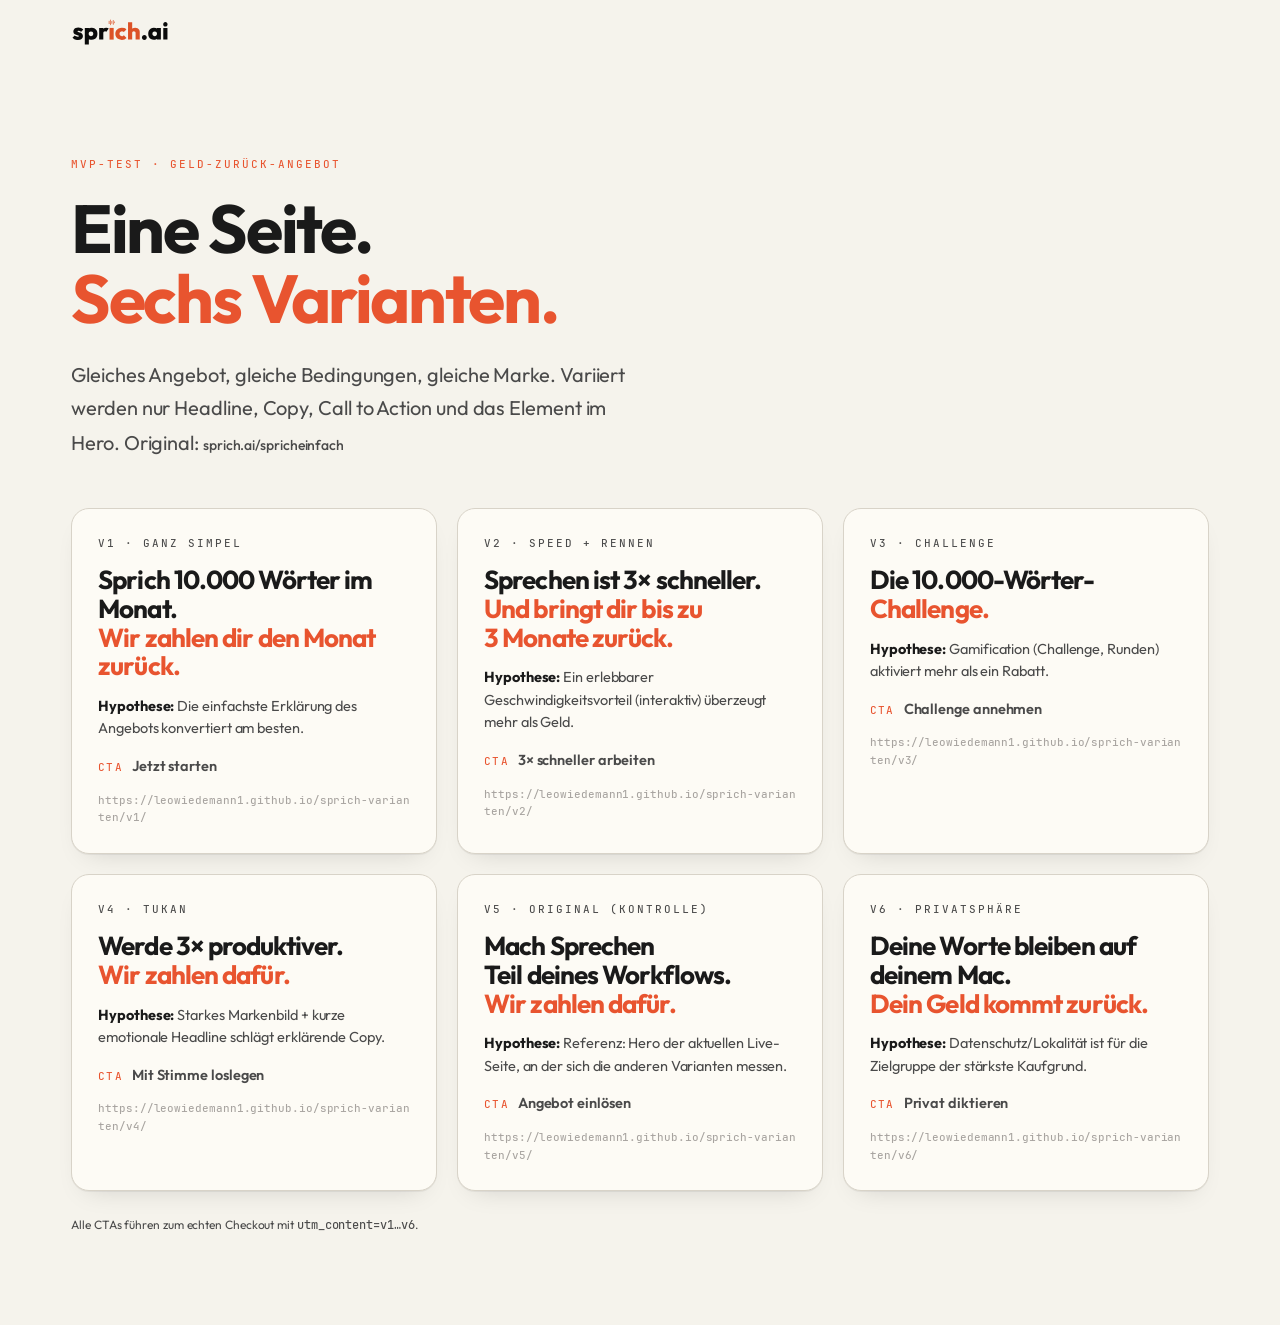
<file: index.html>
<!DOCTYPE html><html lang="de" class="outfit_3907d2c3-module__COBjUq__variable fraunces_93128a2b-module__v168Qq__variable jetbrains_e8d403b8-module___cNS3W__variable"><head>
<meta charset="utf-8"/>
<meta name="viewport" content="width=device-width, initial-scale=1"/>
<meta name="robots" content="noindex, nofollow"/>
<title>Sprich · 6 Landingpage-Varianten</title>
<meta name="description" content="Übersicht der sechs Testvarianten"/>
<link rel="icon" href="https://www.sprich.ai/favicon.ico"/>
<link rel="stylesheet" href="assets/css/fonts.css"/>
<link rel="stylesheet" href="assets/css/site.css"/>
<link rel="stylesheet" href="assets/css/variants.css"/>
</head><body><div class="homepage moneyback vx-index">
<nav class="h-nav"><div class="wrap h-nav-inner"><a href="https://www.sprich.ai/" class="h-nav-brand" aria-label="sprich.ai"><img src="assets/img/wordmark-black.svg" alt="" width="98" height="28"/></a></div></nav>
<main><section class="moneyback_hero"><div class="wrap">
<p class="kicker moneyback_eyebrow">MVP-Test · Geld-zurück-Angebot</p>
<h1 class="hed">Eine Seite.<br/><em>Sechs Varianten.</em></h1>
<p class="moneyback_intro">Gleiches Angebot, gleiche Bedingungen, gleiche Marke. Variiert werden nur Headline, Copy, Call to Action und das Element im Hero. Original: <a class="moneyback_text-link" href="https://www.sprich.ai/spricheinfach">sprich.ai/spricheinfach</a></p>
<div class="vx-grid"><a class="vx-card" href="v1/">
<span class="kicker">V1 · Ganz simpel</span>
<h2 class="hed">Sprich 10.000 Wörter im Monat.<br/><em>Wir zahlen dir den Monat zurück.</em></h2>
<p class="vx-card-hyp"><b>Hypothese:</b> Die einfachste Erklärung des Angebots konvertiert am besten.</p>
<p class="vx-card-cta"><span class="mono">CTA</span> Jetzt starten</p>
<span class="vx-card-url mono">https://leowiedemann1.github.io/sprich-varianten/v1/</span>
</a><a class="vx-card" href="v2/">
<span class="kicker">V2 · Speed + Rennen</span>
<h2 class="hed">Sprechen ist 3×&nbsp;schneller.<br/><em>Und bringt dir bis zu 3&nbsp;Monate zurück.</em></h2>
<p class="vx-card-hyp"><b>Hypothese:</b> Ein erlebbarer Geschwindigkeitsvorteil (interaktiv) überzeugt mehr als Geld.</p>
<p class="vx-card-cta"><span class="mono">CTA</span> 3× schneller arbeiten</p>
<span class="vx-card-url mono">https://leowiedemann1.github.io/sprich-varianten/v2/</span>
</a><a class="vx-card" href="v3/">
<span class="kicker">V3 · Challenge</span>
<h2 class="hed">Die 10.000-Wörter-<br/><em>Challenge.</em></h2>
<p class="vx-card-hyp"><b>Hypothese:</b> Gamification (Challenge, Runden) aktiviert mehr als ein Rabatt.</p>
<p class="vx-card-cta"><span class="mono">CTA</span> Challenge annehmen</p>
<span class="vx-card-url mono">https://leowiedemann1.github.io/sprich-varianten/v3/</span>
</a><a class="vx-card" href="v4/">
<span class="kicker">V4 · Tukan</span>
<h2 class="hed">Werde 3×&nbsp;produktiver.<br/><em>Wir zahlen dafür.</em></h2>
<p class="vx-card-hyp"><b>Hypothese:</b> Starkes Markenbild + kurze emotionale Headline schlägt erklärende Copy.</p>
<p class="vx-card-cta"><span class="mono">CTA</span> Mit Stimme loslegen</p>
<span class="vx-card-url mono">https://leowiedemann1.github.io/sprich-varianten/v4/</span>
</a><a class="vx-card" href="v5/">
<span class="kicker">V5 · Original (Kontrolle)</span>
<h2 class="hed">Mach Sprechen<br/>Teil deines Workflows.<br/><em>Wir zahlen dafür.</em></h2>
<p class="vx-card-hyp"><b>Hypothese:</b> Referenz: Hero der aktuellen Live-Seite, an der sich die anderen Varianten messen.</p>
<p class="vx-card-cta"><span class="mono">CTA</span> Angebot einlösen</p>
<span class="vx-card-url mono">https://leowiedemann1.github.io/sprich-varianten/v5/</span>
</a><a class="vx-card" href="v6/">
<span class="kicker">V6 · Privatsphäre</span>
<h2 class="hed">Deine Worte bleiben auf deinem Mac.<br/><em>Dein Geld kommt zurück.</em></h2>
<p class="vx-card-hyp"><b>Hypothese:</b> Datenschutz/Lokalität ist für die Zielgruppe der stärkste Kaufgrund.</p>
<p class="vx-card-cta"><span class="mono">CTA</span> Privat diktieren</p>
<span class="vx-card-url mono">https://leowiedemann1.github.io/sprich-varianten/v6/</span>
</a></div>
<p class="moneyback_fineprint">Alle CTAs führen zum echten Checkout mit <span class="mono">utm_content=v1…v6</span>.</p>
</div></section></main></div></body></html>
</file>
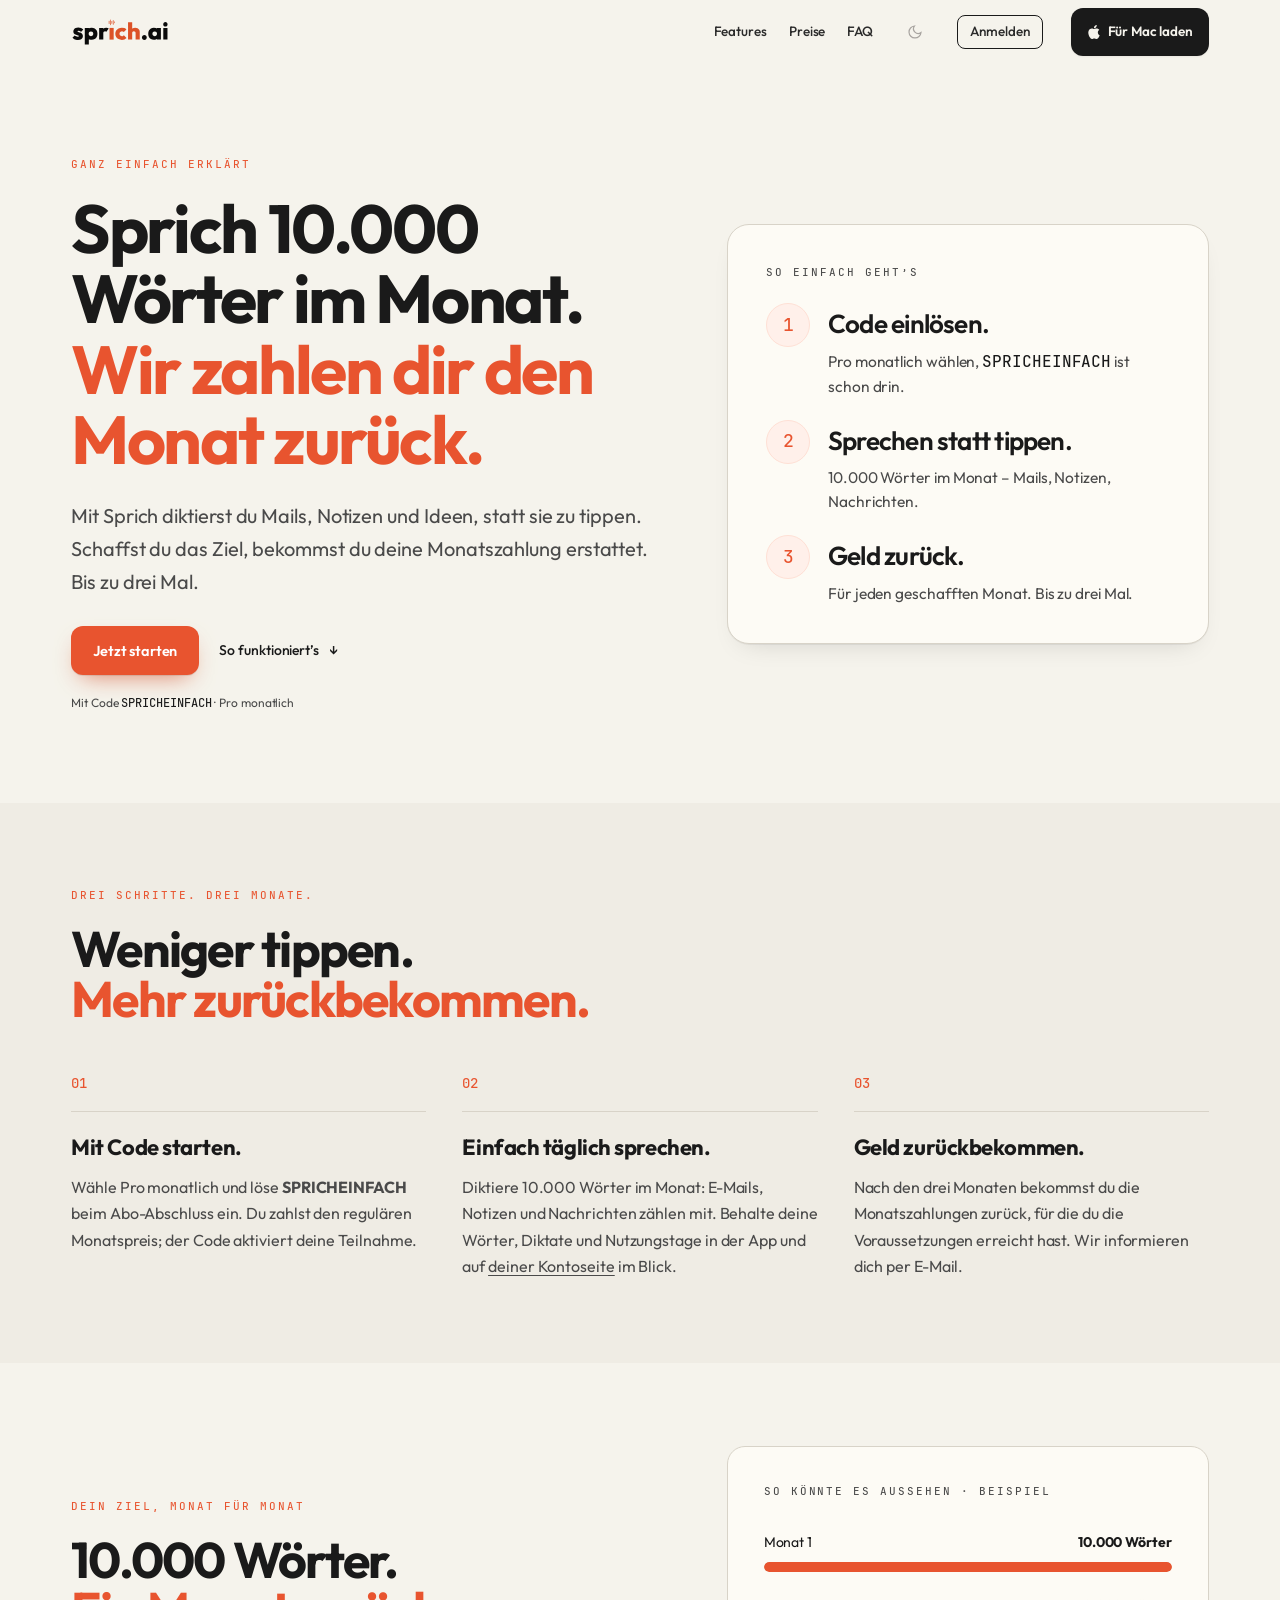
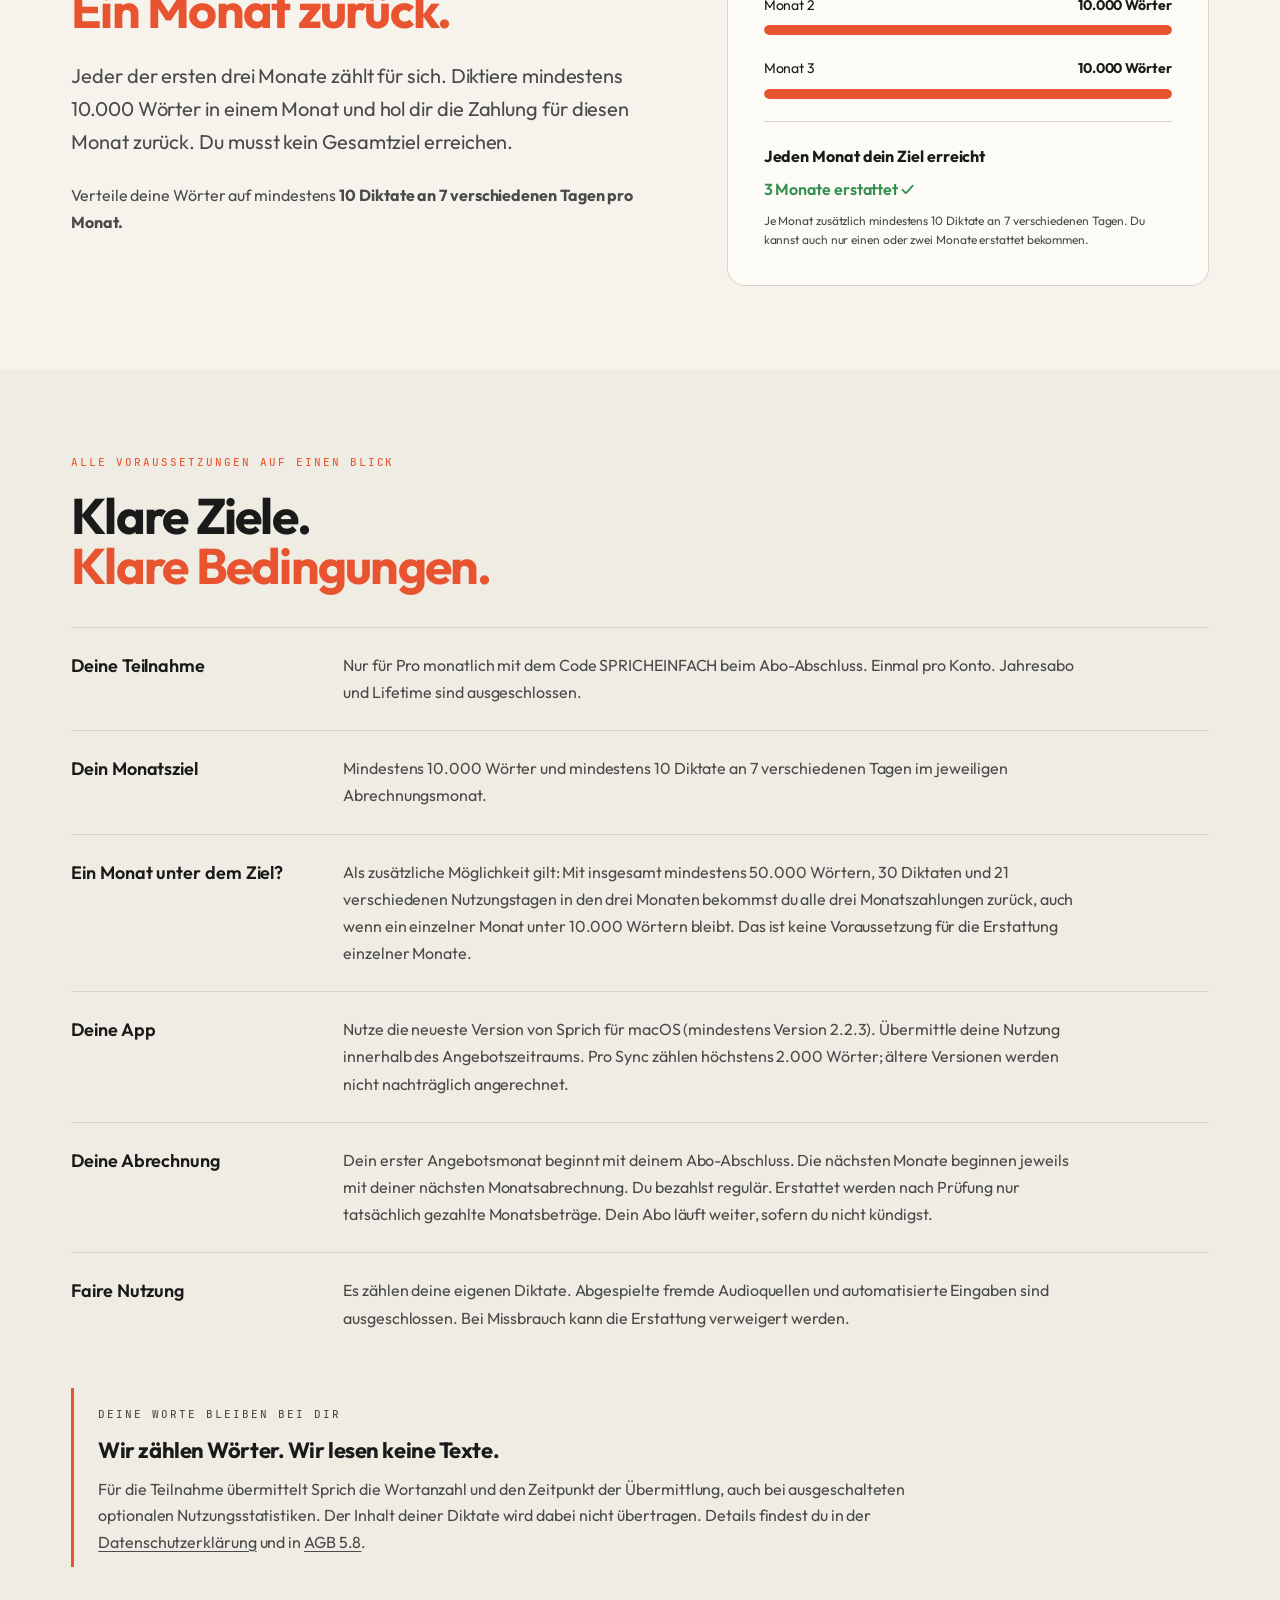
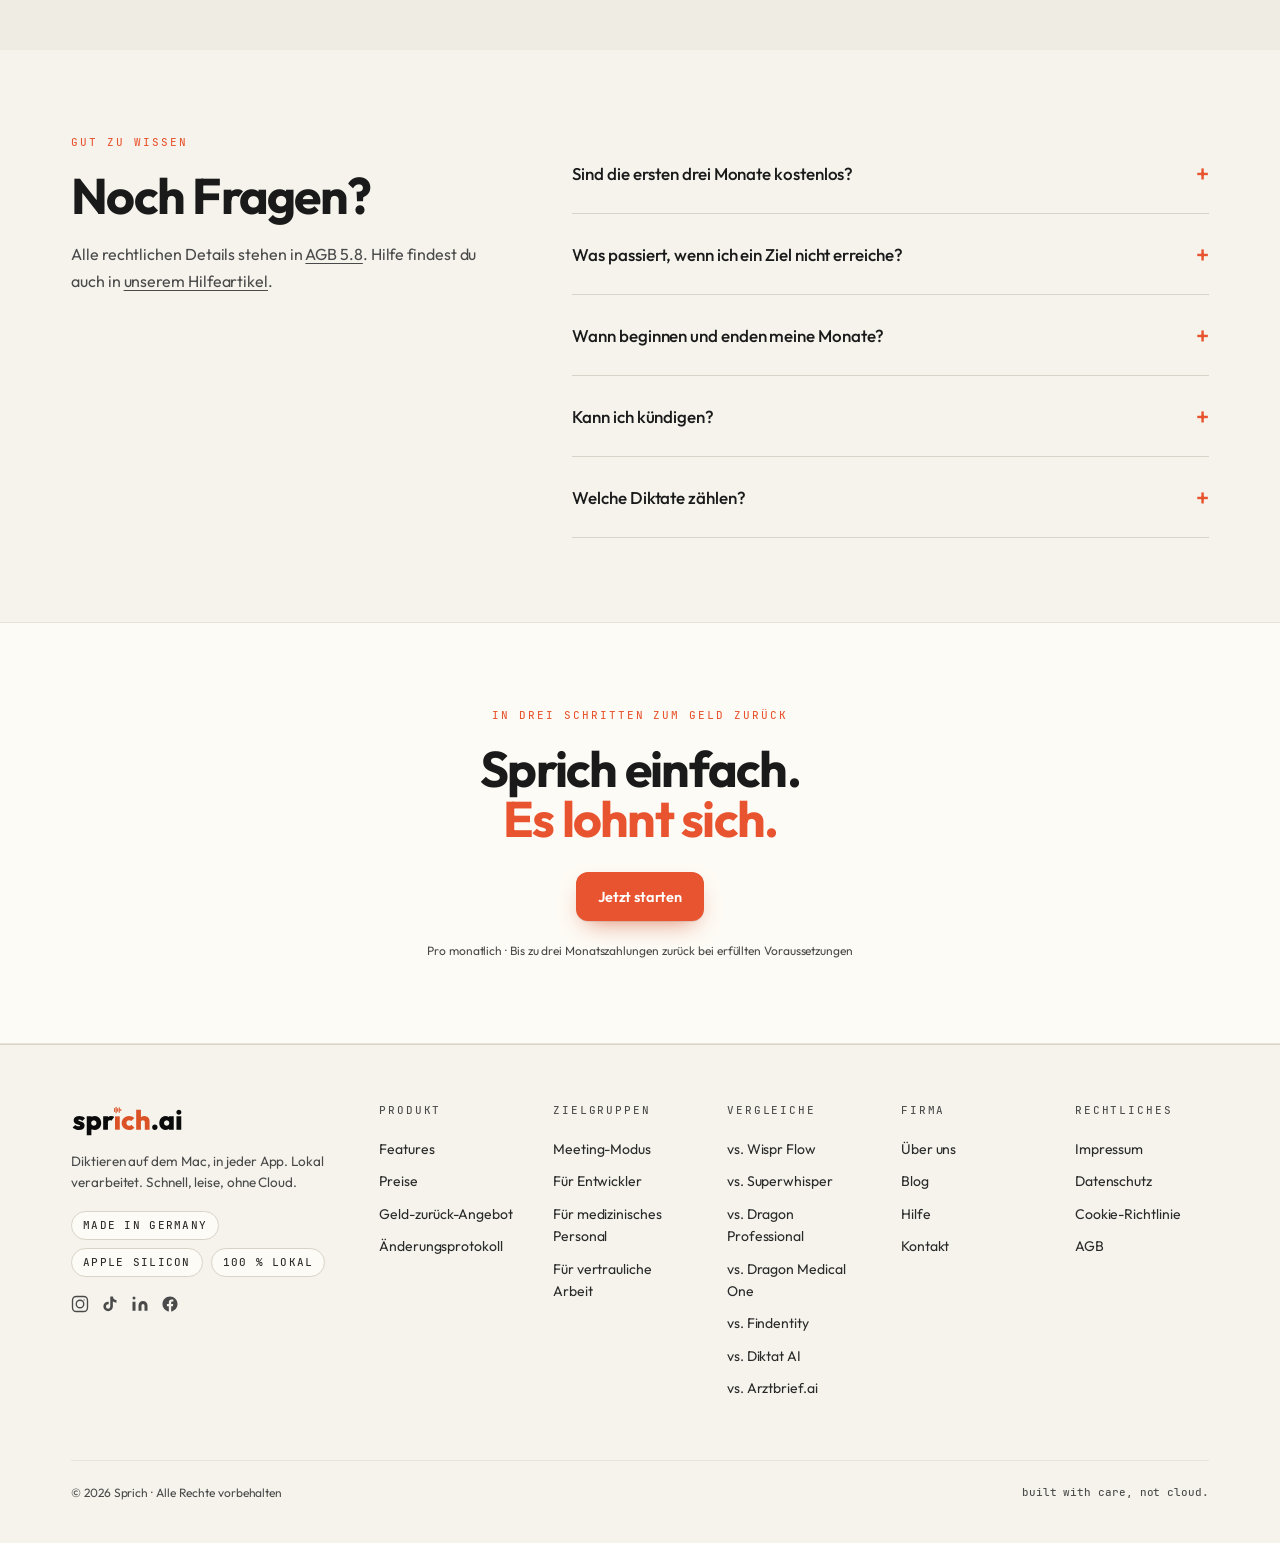
<file: v1/index.html>
<!DOCTYPE html><html lang="de" class="outfit_3907d2c3-module__COBjUq__variable fraunces_93128a2b-module__v168Qq__variable jetbrains_e8d403b8-module___cNS3W__variable"><head>
<meta charset="utf-8"/>
<meta name="viewport" content="width=device-width, initial-scale=1"/>
<meta name="robots" content="noindex, nofollow"/>
<title>Sprich 10.000 Wörter. Wir zahlen dir den Monat zurück.</title>
<meta name="description" content="Diktiere 10.000 Wörter im Monat mit Sprich und hol dir die Monatszahlung zurück – bis zu drei Mal."/>
<link rel="icon" href="https://www.sprich.ai/favicon.ico"/>
<link rel="stylesheet" href="../assets/css/fonts.css"/>
<link rel="stylesheet" href="../assets/css/site.css"/>
<link rel="stylesheet" href="../assets/css/variants.css"/>
</head><body><div hidden=""><!--$--><!--/$--></div><div class="homepage moneyback"><nav class="h-nav"><div class="wrap h-nav-inner"><a href="https://www.sprich.ai/" class="h-nav-brand" aria-label="sprich.ai"><img src="../assets/img/wordmark-black.svg" alt="" width="98" height="28" class="h-nav-wordmark h-nav-wordmark--light"/><img src="../assets/img/wordmark-white.svg" alt="" width="98" height="28" class="h-nav-wordmark h-nav-wordmark--dark"/></a><div style="flex:1"></div><div class="h-nav-links"><a href="https://www.sprich.ai/#features">Features</a><a href="https://www.sprich.ai/#preise">Preise</a><a href="https://www.sprich.ai/#faq">FAQ</a></div><button class="hp-theme-toggle" aria-label="Dark mode"><svg width="16" height="16" viewBox="0 0 24 24" fill="none" stroke="currentColor" stroke-width="1.8" stroke-linecap="round"><path d="M21 12.79A9 9 0 1 1 11.21 3 7 7 0 0 0 21 12.79z"></path></svg></button><a href="https://www.sprich.ai/auth" class="h-nav-auth" style="display:inline-flex;align-items:center;gap:6px;height:34px;padding:0 12px;border-radius:8px;border:0.5px solid var(--line);background:transparent;color:var(--ink-soft);font-size:13.5px;font-weight:500;text-decoration:none;flex-shrink:0;white-space:nowrap;box-sizing:border-box">Anmelden</a><a href="https://www.sprich.ai/download" class="btn btn-primary h-nav-download" style="padding:9px 16px;font-size:13.5px;display:flex;align-items:center;gap:7px"><svg viewBox="0 0 24 24" fill="currentColor" width="14" height="14" aria-hidden="true"><path d="M12.152 6.896c-.948 0-2.415-1.078-3.96-1.04-2.04.027-3.91 1.183-4.961 3.014-2.117 3.675-.546 9.103 1.519 12.09 1.013 1.454 2.208 3.09 3.792 3.039 1.52-.065 2.09-.987 3.935-.987 1.831 0 2.35.987 3.96.948 1.637-.026 2.676-1.48 3.676-2.948 1.156-1.688 1.636-3.325 1.662-3.415-.039-.013-3.182-1.221-3.22-4.857-.026-3.04 2.48-4.494 2.597-4.559-1.429-2.09-3.623-2.324-4.39-2.376-2-.156-3.675 1.09-4.61 1.09zM15.53 3.83c.843-1.012 1.4-2.427 1.245-3.83-1.207.052-2.662.805-3.532 1.818-.78.896-1.454 2.338-1.273 3.714 1.338.104 2.715-.688 3.559-1.701"></path></svg>Für Mac laden</a></div></nav><main><section class="moneyback_hero "><div class="wrap moneyback_hero-grid"><div><p class="kicker moneyback_eyebrow">Ganz einfach erklärt</p><h1 class="hed">Sprich 10.000 Wörter im Monat.<br/><em>Wir zahlen dir den Monat zurück.</em></h1><p class="moneyback_intro">Mit Sprich diktierst du Mails, Notizen und Ideen, statt sie zu tippen. Schaffst du das Ziel, bekommst du deine Monatszahlung erstattet. Bis zu drei Mal.</p><div class="moneyback_actions"><a class="btn btn-accent" href="https://www.sprich.ai/pricing?plan=monthly&amp;promo=SPRICHEINFACH&amp;utm_source=lehrveranstaltung&amp;utm_medium=landingpage&amp;utm_campaign=spricheinfach-test&amp;utm_content=v1">Jetzt starten</a><a class="moneyback_text-link" href="#so-funktionierts">So funktioniert’s <span aria-hidden="true">↓</span></a></div><p class="moneyback_fineprint">Mit Code <strong class="mono">SPRICHEINFACH</strong> · Pro monatlich</p></div><div class="vx-simple" aria-label="So einfach geht's">
<p class="kicker">So einfach geht’s</p>
<ol>
<li><span class="vx-n mono">1</span><div><strong>Code einlösen.</strong><span>Pro monatlich wählen, <b class="mono">SPRICHEINFACH</b> ist schon drin.</span></div></li>
<li><span class="vx-n mono">2</span><div><strong>Sprechen statt tippen.</strong><span>10.000 Wörter im Monat – Mails, Notizen, Nachrichten.</span></div></li>
<li><span class="vx-n mono">3</span><div><strong>Geld zurück.</strong><span>Für jeden geschafften Monat. Bis zu drei Mal.</span></div></li>
</ol>
</div></div></section><section id="so-funktionierts" class="moneyback_steps-section"><div class="wrap"><p class="kicker moneyback_eyebrow">Drei Schritte. Drei Monate.</p><h2 class="hed">Weniger tippen.<br/><em>Mehr zurückbekommen.</em></h2><ol class="moneyback_steps"><li><span class="mono moneyback_step-number">01</span><h3>Mit Code starten.</h3><p>Wähle Pro monatlich und löse <strong>SPRICHEINFACH</strong> beim Abo-Abschluss ein. Du zahlst den regulären Monatspreis; der Code aktiviert deine Teilnahme.</p></li><li><span class="mono moneyback_step-number">02</span><h3>Einfach täglich sprechen.</h3><p>Diktiere 10.000 Wörter im Monat: E-Mails, Notizen und Nachrichten zählen mit. Behalte deine Wörter, Diktate und Nutzungstage in der App und auf <a href="https://www.sprich.ai/account">deiner Kontoseite</a> im Blick.</p></li><li><span class="mono moneyback_step-number">03</span><h3>Geld zurückbekommen.</h3><p>Nach den drei Monaten bekommst du die Monatszahlungen zurück, für die du die Voraussetzungen erreicht hast. Wir informieren dich per E-Mail.</p></li></ol></div></section><section id="monatsziel"><div class="wrap moneyback_safety-grid"><div><p class="kicker moneyback_eyebrow">Dein Ziel, Monat für Monat</p><h2 class="hed">10.000 Wörter.<br/><em>Ein Monat zurück.</em></h2><p class="moneyback_intro">Jeder der ersten drei Monate zählt für sich. Diktiere mindestens 10.000 Wörter in einem Monat und hol dir die Zahlung für diesen Monat zurück. Du musst kein Gesamtziel erreichen.</p><p class="moneyback_support">Verteile deine Wörter auf mindestens <strong>10 Diktate an 7 verschiedenen Tagen pro Monat.</strong></p></div><figure class="moneyback_example"><figcaption class="kicker">So könnte es aussehen · Beispiel</figcaption><div class="moneyback_example-row"><div><span>Monat <!-- -->1</span><strong>10.000 Wörter</strong></div><div class="moneyback_bar" aria-hidden="true"><span style="width:100%"></span></div></div><div class="moneyback_example-row"><div><span>Monat <!-- -->2</span><strong>10.000 Wörter</strong></div><div class="moneyback_bar" aria-hidden="true"><span style="width:100%"></span></div></div><div class="moneyback_example-row"><div><span>Monat <!-- -->3</span><strong>10.000 Wörter</strong></div><div class="moneyback_bar" aria-hidden="true"><span style="width:100%"></span></div></div><div class="moneyback_example-total"><strong>Jeden Monat dein Ziel erreicht</strong><span>3 Monate erstattet <span aria-hidden="true">✓</span></span></div><p class="moneyback_fineprint">Je Monat zusätzlich mindestens 10 Diktate an 7 verschiedenen Tagen. Du kannst auch nur einen oder zwei Monate erstattet bekommen.</p></figure></div></section><section id="bedingungen" class="moneyback_conditions-section"><div class="wrap"><p class="kicker moneyback_eyebrow">Alle Voraussetzungen auf einen Blick</p><h2 class="hed">Klare Ziele.<br/><em>Klare Bedingungen.</em></h2><dl class="moneyback_conditions"><div><dt>Deine Teilnahme</dt><dd>Nur für Pro monatlich mit dem Code SPRICHEINFACH beim Abo-Abschluss. Einmal pro Konto. Jahresabo und Lifetime sind ausgeschlossen.</dd></div><div><dt>Dein Monatsziel</dt><dd>Mindestens 10.000 Wörter und mindestens 10 Diktate an 7 verschiedenen Tagen im jeweiligen Abrechnungsmonat.</dd></div><div><dt>Ein Monat unter dem Ziel?</dt><dd>Als zusätzliche Möglichkeit gilt: Mit insgesamt mindestens 50.000 Wörtern, 30 Diktaten und 21 verschiedenen Nutzungstagen in den drei Monaten bekommst du alle drei Monatszahlungen zurück, auch wenn ein einzelner Monat unter 10.000 Wörtern bleibt. Das ist keine Voraussetzung für die Erstattung einzelner Monate.</dd></div><div><dt>Deine App</dt><dd>Nutze die neueste Version von Sprich für macOS (mindestens Version <!-- -->2.2.3<!-- -->). Übermittle deine Nutzung innerhalb des Angebotszeitraums. Pro Sync zählen höchstens 2.000 Wörter; ältere Versionen werden nicht nachträglich angerechnet.</dd></div><div><dt>Deine Abrechnung</dt><dd>Dein erster Angebotsmonat beginnt mit deinem Abo-Abschluss. Die nächsten Monate beginnen jeweils mit deiner nächsten Monatsabrechnung. Du bezahlst regulär. Erstattet werden nach Prüfung nur tatsächlich gezahlte Monatsbeträge. Dein Abo läuft weiter, sofern du nicht kündigst.</dd></div><div><dt>Faire Nutzung</dt><dd>Es zählen deine eigenen Diktate. Abgespielte fremde Audioquellen und automatisierte Eingaben sind ausgeschlossen. Bei Missbrauch kann die Erstattung verweigert werden.</dd></div></dl><aside class="moneyback_privacy"><span class="kicker">Deine Worte bleiben bei dir</span><h3>Wir zählen Wörter. Wir lesen keine Texte.</h3><p>Für die Teilnahme übermittelt Sprich die Wortanzahl und den Zeitpunkt der Übermittlung, auch bei ausgeschalteten optionalen Nutzungsstatistiken. Der Inhalt deiner Diktate wird dabei nicht übertragen. Details findest du in der <a href="https://www.sprich.ai/privacy-policy">Datenschutzerklärung</a> und in <a href="https://www.sprich.ai/terms#geld-zurueck-angebot">AGB 5.8</a>.</p></aside></div></section><section><div class="wrap moneyback_faq"><div><p class="kicker moneyback_eyebrow">Gut zu wissen</p><h2 class="hed">Noch Fragen?</h2><p>Alle rechtlichen Details stehen in <a href="https://www.sprich.ai/terms#geld-zurueck-angebot">AGB 5.8</a>. Hilfe findest du auch in <a href="https://www.sprich.ai/hilfe/geld-zurueck-angebot">unserem Hilfeartikel</a>.</p></div><div><details><summary>Sind die ersten drei Monate kostenlos?<span aria-hidden="true">+</span></summary><p>Du bezahlst dein Pro-Monatsabo zunächst regulär. Nach den ersten drei Abrechnungsmonaten prüft unser Team die Voraussetzungen und erstattet die tatsächlich gezahlten Beträge der qualifizierten Monate auf dein ursprüngliches Zahlungsmittel. Laut AGB erfolgt das in der Regel innerhalb von 14 Tagen nach Ende des Angebotszeitraums.</p></details><details><summary>Was passiert, wenn ich ein Ziel nicht erreiche?<span aria-hidden="true">+</span></summary><p>Du bekommst jeden Monat zurück, in dem du alle Monatsziele erreichst. Schaffst du insgesamt 50.000 Wörter, mindestens 30 Diktate und 21 verschiedene Nutzungstage, werden alle drei Monate erstattet, auch wenn ein einzelner Monat unter dem Wortziel liegt. Erreichst du keine dieser Voraussetzungen, gibt es keine Erstattung.</p></details><details><summary>Wann beginnen und enden meine Monate?<span aria-hidden="true">+</span></summary><p>Deine drei Angebotsmonate beginnen mit dem Abo-Abschluss und folgen den monatlichen Abrechnungen deines Abos, nicht den Kalendermonaten. Deine persönlichen Zeiträume und deinen Fortschritt findest du in der App und unter sprich.ai/account.</p></details><details><summary>Kann ich kündigen?<span aria-hidden="true">+</span></summary><p>Du kannst dein Monatsabo gemäß den AGB jederzeit kündigen. Das Angebot beendet das Abo nicht automatisch: Es läuft nach dem Angebotszeitraum regulär weiter, wenn du nicht kündigst. Nur tatsächlich bezahlte Monatsrechnungen können erstattet werden.</p></details><details><summary>Welche Diktate zählen?<span aria-hidden="true">+</span></summary><p>Es zählen eigene Diktate mit Sprich 2.2.3 oder neuer, deren Wortanzahl innerhalb des Angebotszeitraums übermittelt wird. Pro Sync werden höchstens 2.000 Wörter angerechnet. Wörter aus abgespielten Videos, Podcasts oder automatisierten Eingaben zählen nicht. Ältere App-Versionen zählen nicht rückwirkend; bei Missbrauch kann die Erstattung verweigert werden.</p></details></div></div></section><section class="moneyback_final"><div class="wrap"><p class="kicker moneyback_eyebrow">In drei Schritten zum Geld zurück</p><h2 class="hed">Sprich einfach.<br/><em>Es lohnt sich.</em></h2><a href="https://www.sprich.ai/pricing?plan=monthly&amp;promo=SPRICHEINFACH&amp;utm_source=lehrveranstaltung&amp;utm_medium=landingpage&amp;utm_campaign=spricheinfach-test&amp;utm_content=v1" class="btn btn-accent">Jetzt starten</a><p class="moneyback_fineprint">Pro monatlich · Bis zu drei Monatszahlungen zurück bei erfüllten Voraussetzungen</p></div></section></main><footer><div class="wrap"><div class="cols"><div class="hcol" style="gap:14px"><div class="hrow" style="gap:9px;align-items:center"><span class="brand_wordmark" style="display:inline-flex;flex-shrink:0;width:112px;height:32px"><img alt="Sprich" loading="lazy" width="112" height="32" decoding="async" data-nimg="1" class="h-nav-wordmark h-nav-wordmark--light" style="color:transparent;width:112px;height:32px" src="../assets/img/wordmark-black.svg"/><img alt="Sprich" loading="lazy" width="112" height="32" decoding="async" data-nimg="1" class="h-nav-wordmark h-nav-wordmark--dark" style="color:transparent;width:112px;height:32px" src="../assets/img/wordmark-white.svg"/></span></div><p style="font-size:13.5px;color:var(--ink-mute);max-width:320px;line-height:1.55;margin:0">Diktieren auf dem Mac, in jeder App. Lokal verarbeitet. Schnell, leise, ohne Cloud.</p><div class="hrow" style="gap:8px;margin-top:4px;flex-wrap:wrap"><span class="chip">Made in Germany</span><span class="chip">Apple Silicon</span><span class="chip">100 % lokal</span></div><div class="hrow" style="gap:12px;margin-top:4px"><a href="https://www.instagram.com/sprich.ai/" target="_blank" rel="noopener noreferrer" aria-label="Instagram" style="color:var(--ink-mute);display:flex;padding:0"><svg width="18" height="18" viewBox="0 0 24 24" fill="none" stroke="currentColor" stroke-width="1.8" stroke-linecap="round" stroke-linejoin="round"><rect x="2" y="2" width="20" height="20" rx="5"></rect><circle cx="12" cy="12" r="5"></circle><circle cx="17.5" cy="6.5" r="0.8" fill="currentColor" stroke="none"></circle></svg></a><a href="https://www.tiktok.com/@sprich.ai" target="_blank" rel="noopener noreferrer" aria-label="TikTok" style="color:var(--ink-mute);display:flex;padding:0"><svg width="18" height="18" viewBox="0 0 24 24" fill="currentColor"><path d="M19.59 6.69a4.83 4.83 0 0 1-3.77-4.25V2h-3.45v13.67a2.89 2.89 0 0 1-2.88 2.5 2.89 2.89 0 0 1-2.89-2.89 2.89 2.89 0 0 1 2.89-2.89c.28 0 .54.04.79.1V9.01a6.33 6.33 0 0 0-.79-.05 6.34 6.34 0 0 0-6.34 6.34 6.34 6.34 0 0 0 6.34 6.34 6.34 6.34 0 0 0 6.33-6.34V8.69a8.27 8.27 0 0 0 4.83 1.54V6.79a4.85 4.85 0 0 1-1.06-.1z"></path></svg></a><a href="https://www.linkedin.com/company/sprich-ai-die-deutsche-ki-diktierl%C3%B6sung/" target="_blank" rel="noopener noreferrer" aria-label="LinkedIn" style="color:var(--ink-mute);display:flex;padding:0"><svg width="18" height="18" viewBox="0 0 24 24" fill="currentColor"><path d="M16 8a6 6 0 0 1 6 6v7h-4v-7a2 2 0 0 0-2-2 2 2 0 0 0-2 2v7h-4v-7a6 6 0 0 1 6-6zM2 9h4v12H2z"></path><circle cx="4" cy="4" r="2"></circle></svg></a><a href="https://www.facebook.com/people/Sprichai/61579548700005/" target="_blank" rel="noopener noreferrer" aria-label="Facebook" style="color:var(--ink-mute);display:flex;padding:0"><svg width="18" height="18" viewBox="0 0 24 24" fill="currentColor"><path d="M22 12.06C22 6.5 17.52 2 12 2S2 6.5 2 12.06c0 5.02 3.66 9.18 8.44 9.94v-7.03H7.9v-2.91h2.54V9.85c0-2.52 1.49-3.92 3.77-3.92 1.09 0 2.24.2 2.24.2v2.46h-1.26c-1.24 0-1.63.78-1.63 1.57v1.9h2.78l-.45 2.91h-2.33v7.03C18.34 21.24 22 17.08 22 12.06z"></path></svg></a></div></div><div><h4>Produkt</h4><a href="https://www.sprich.ai/#features">Features</a><a href="https://www.sprich.ai/#preise">Preise</a><a href="https://www.sprich.ai/spricheinfach">Geld-zurück-Angebot</a><a href="https://www.sprich.ai/changelog">Änderungsprotokoll</a></div><div><h4>Zielgruppen</h4><a href="https://www.sprich.ai/meeting-mode">Meeting-Modus</a><a href="https://www.sprich.ai/fur-entwickler">Für Entwickler</a><a href="https://www.sprich.ai/fur-medizin">Für medizinisches Personal</a><a href="https://www.sprich.ai/fur-vertrauliche-arbeit">Für vertrauliche Arbeit</a></div><div><h4>Vergleiche</h4><a href="https://www.sprich.ai/vs/wispr-flow">vs. Wispr Flow</a><a href="https://www.sprich.ai/vs/superwhisper">vs. Superwhisper</a><a href="https://www.sprich.ai/vs/dragon-professional">vs. Dragon Professional</a><a href="https://www.sprich.ai/vs/dragon-medical-one">vs. Dragon Medical One</a><a href="https://www.sprich.ai/vs/findentity">vs. Findentity</a><a href="https://www.sprich.ai/vs/diktat-ai">vs. Diktat AI</a><a href="https://www.sprich.ai/vs/arztbrief-ai">vs. Arztbrief.ai</a></div><div><h4>Firma</h4><a href="https://www.sprich.ai/about">Über uns</a><a href="https://www.sprich.ai/blog">Blog</a><a href="https://www.sprich.ai/hilfe">Hilfe</a><a href="https://www.sprich.ai/contact">Kontakt</a></div><div><h4>Rechtliches</h4><a href="https://www.sprich.ai/imprint">Impressum</a><a href="https://www.sprich.ai/privacy-policy">Datenschutz</a><a href="https://www.sprich.ai/cookies">Cookie-Richtlinie</a><a href="https://www.sprich.ai/terms">AGB</a></div></div><div class="between" style="margin-top:56px;padding-top:22px;border-top:0.5px solid var(--line-hair);flex-wrap:wrap;gap:12px"><span style="font-size:12px;color:var(--ink-mute)">© 2026 Sprich · Alle Rechte vorbehalten</span><span class="mono" style="font-size:11px;color:var(--ink-mute)">built with care, not cloud.</span></div></div></footer></div><!--$--><!--/$--><script>
document.querySelector('.hp-theme-toggle')?.addEventListener('click',()=>{
  const r=document.documentElement;
  r.dataset.theme = r.dataset.theme==='dark' ? 'light' : 'dark';
});
</script></body></html>
</file>
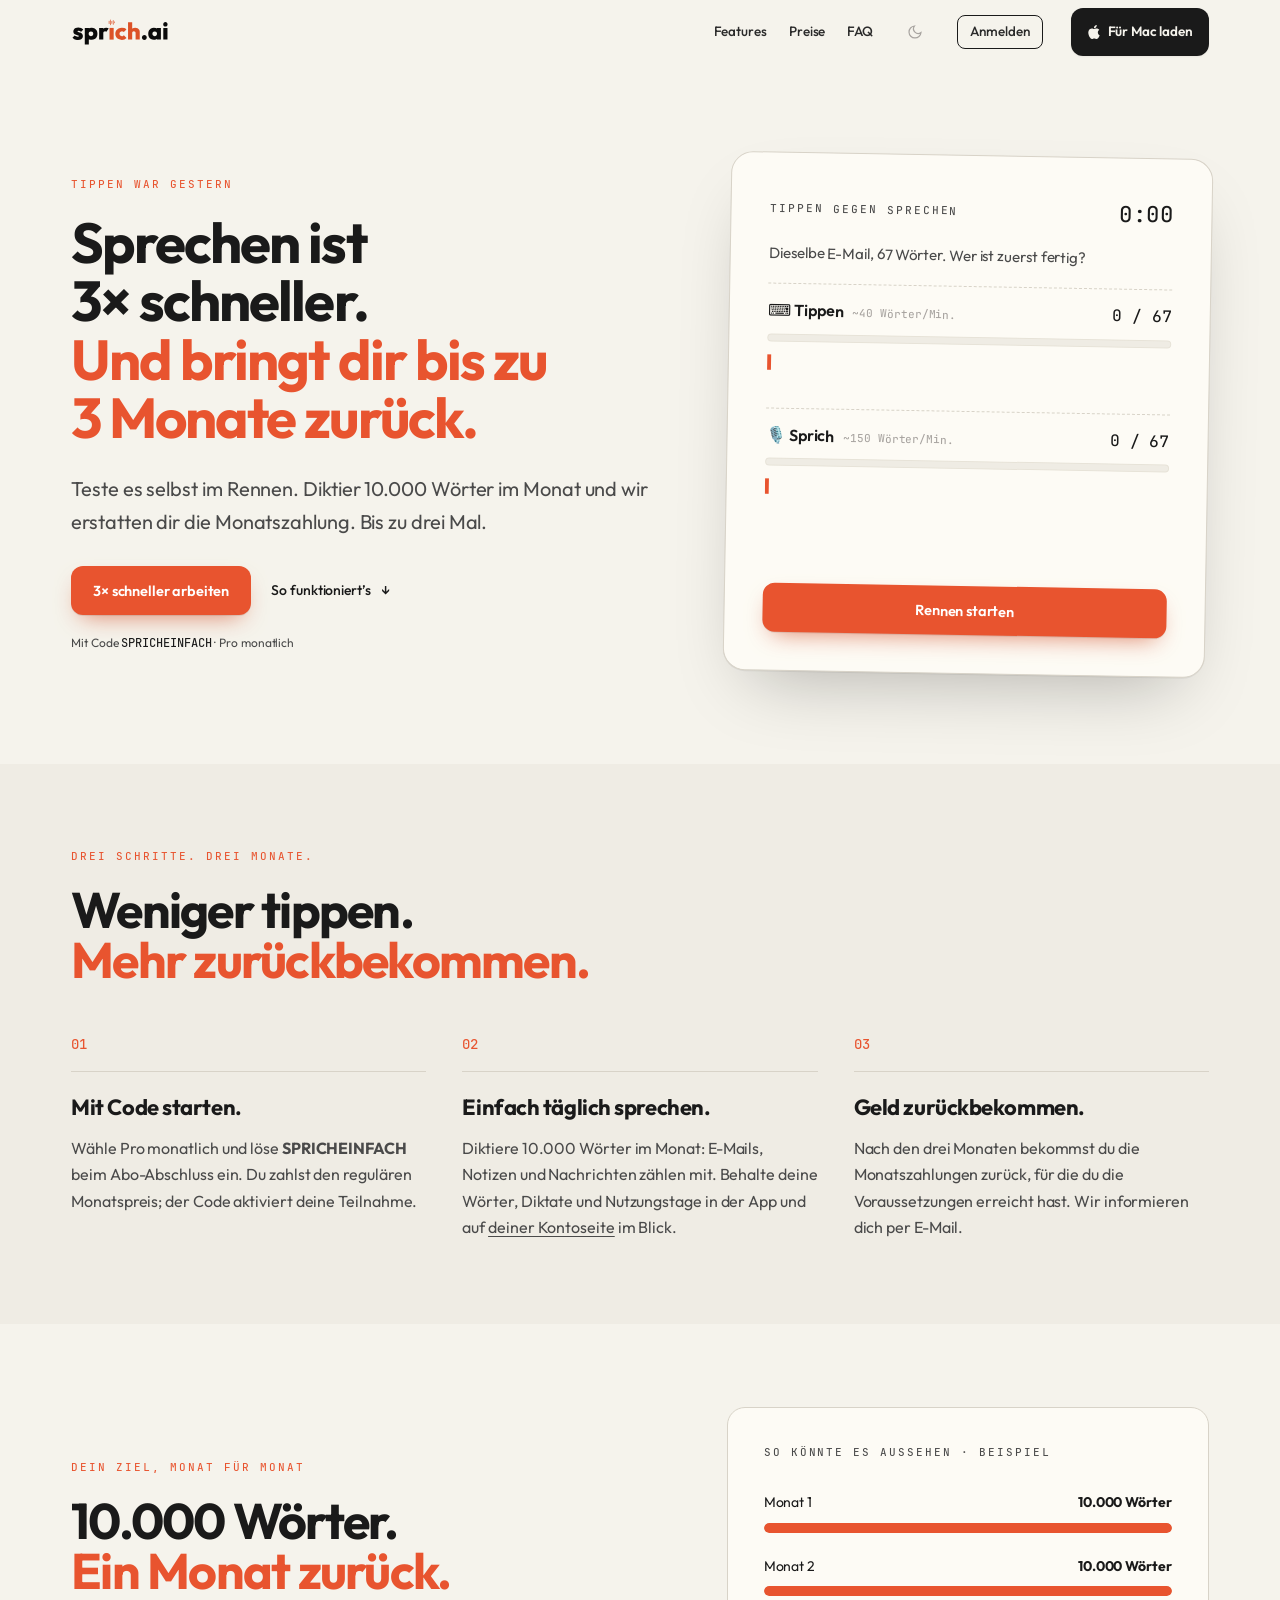
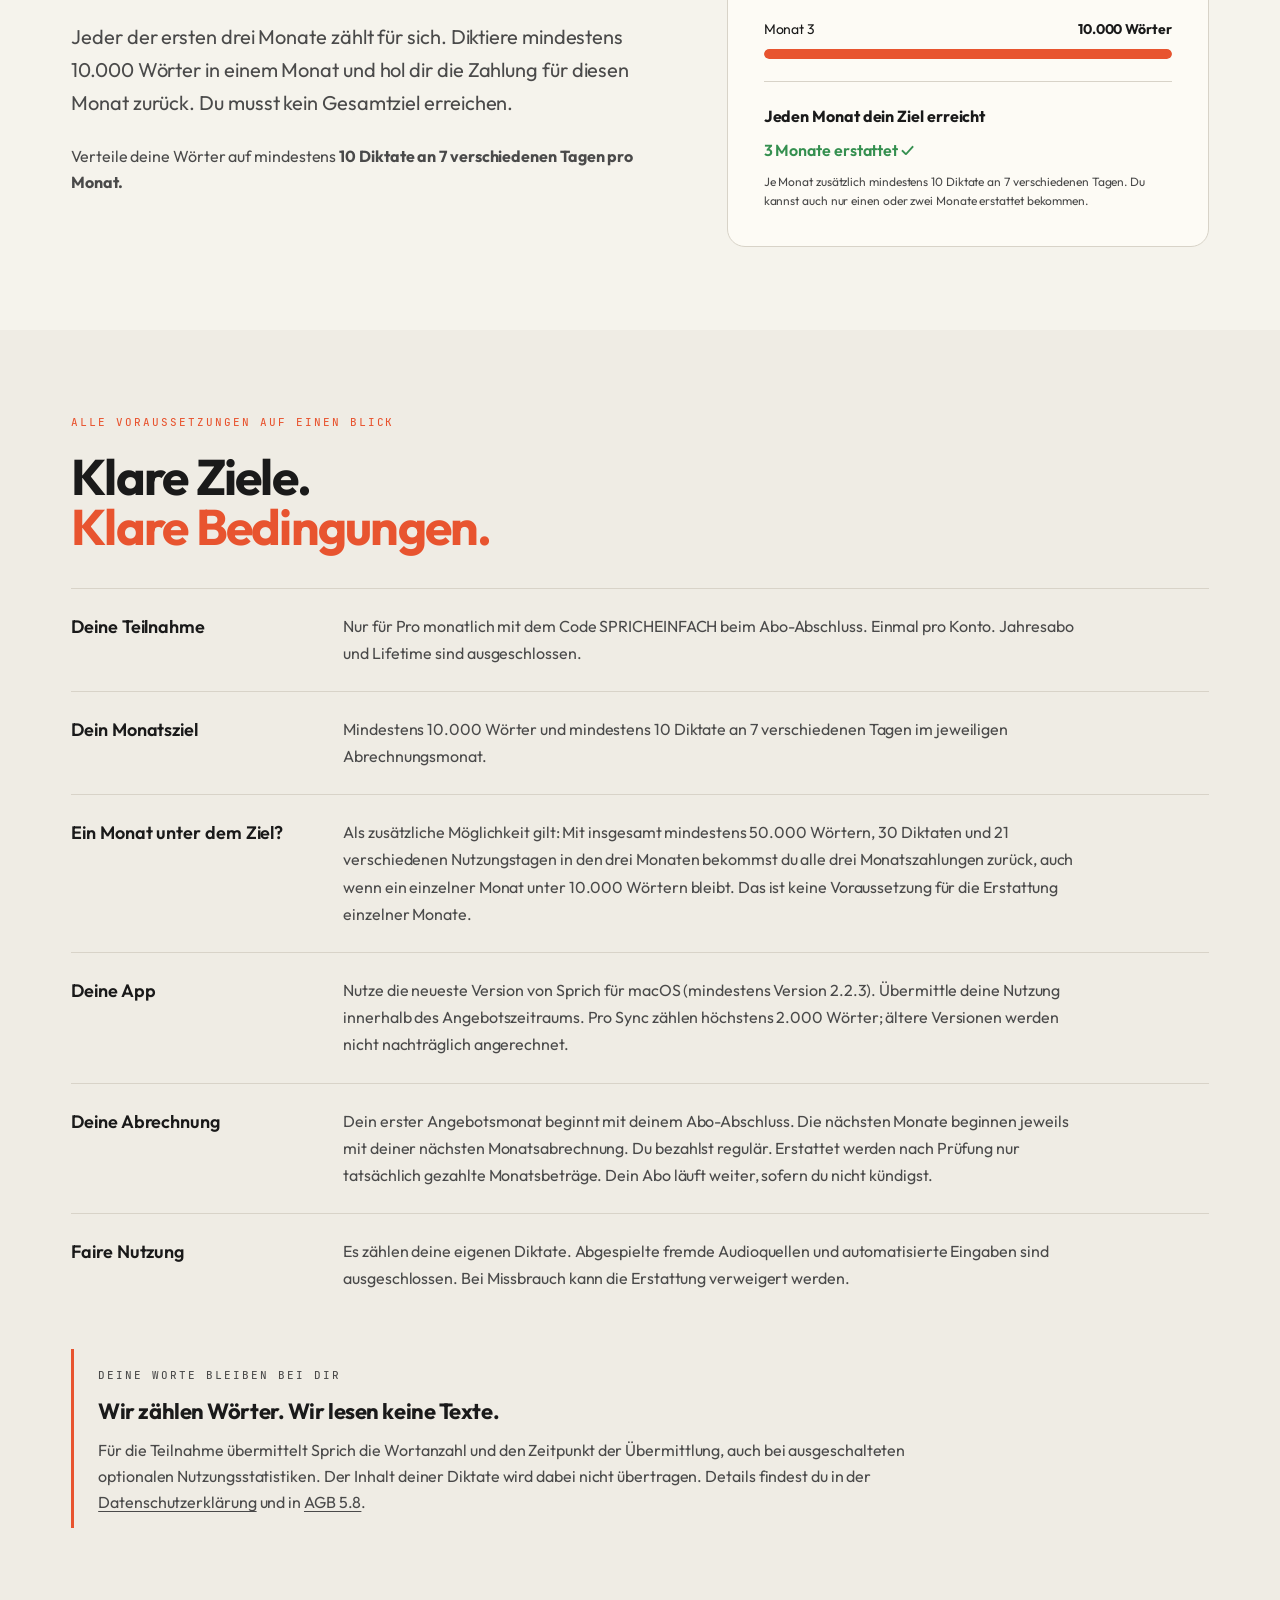
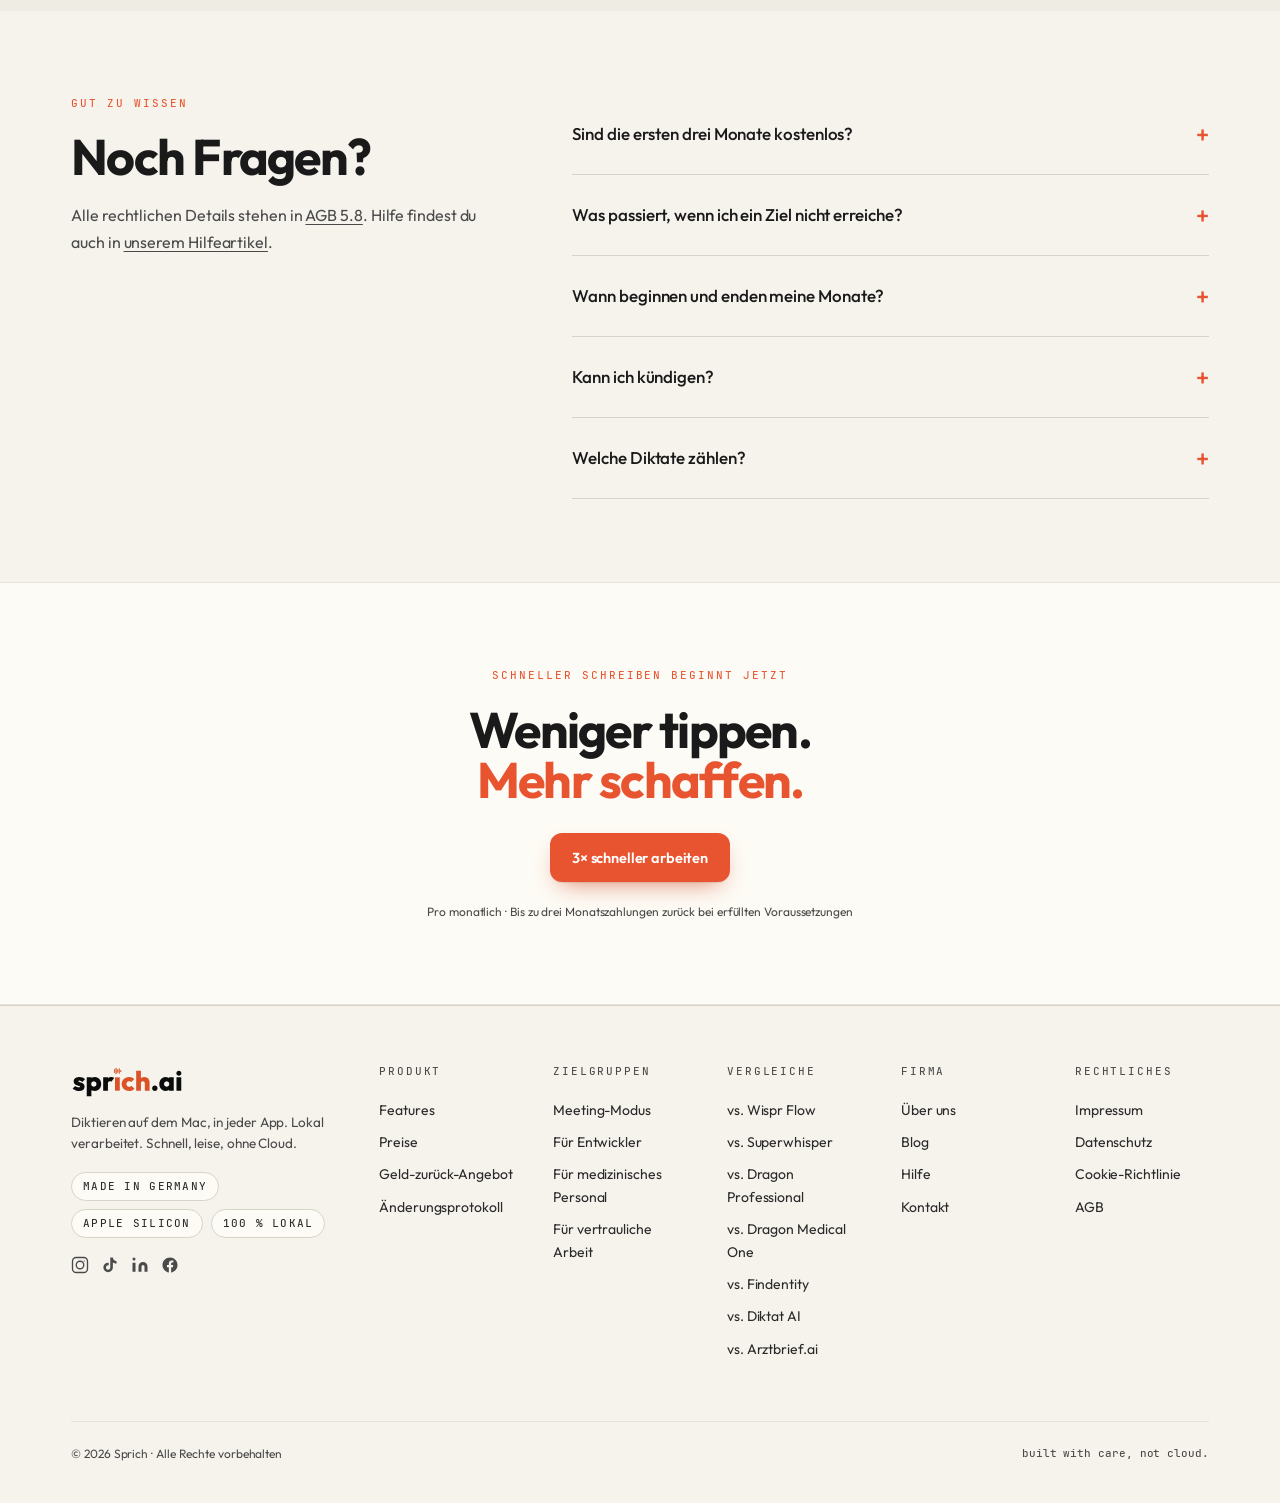
<file: v2/index.html>
<!DOCTYPE html><html lang="de" class="outfit_3907d2c3-module__COBjUq__variable fraunces_93128a2b-module__v168Qq__variable jetbrains_e8d403b8-module___cNS3W__variable"><head>
<meta charset="utf-8"/>
<meta name="viewport" content="width=device-width, initial-scale=1"/>
<meta name="robots" content="noindex, nofollow"/>
<title>Sprechen ist 3× schneller. Und bringt dir bis zu 3 Monate zurück.</title>
<meta name="description" content="Sprechen ist rund dreimal schneller als Tippen. Probier Sprich aus und hol dir bis zu drei Monatszahlungen zurück."/>
<link rel="icon" href="https://www.sprich.ai/favicon.ico"/>
<link rel="stylesheet" href="../assets/css/fonts.css"/>
<link rel="stylesheet" href="../assets/css/site.css"/>
<link rel="stylesheet" href="../assets/css/variants.css"/>
</head><body><div hidden=""><!--$--><!--/$--></div><div class="homepage moneyback"><nav class="h-nav"><div class="wrap h-nav-inner"><a href="https://www.sprich.ai/" class="h-nav-brand" aria-label="sprich.ai"><img src="../assets/img/wordmark-black.svg" alt="" width="98" height="28" class="h-nav-wordmark h-nav-wordmark--light"/><img src="../assets/img/wordmark-white.svg" alt="" width="98" height="28" class="h-nav-wordmark h-nav-wordmark--dark"/></a><div style="flex:1"></div><div class="h-nav-links"><a href="https://www.sprich.ai/#features">Features</a><a href="https://www.sprich.ai/#preise">Preise</a><a href="https://www.sprich.ai/#faq">FAQ</a></div><button class="hp-theme-toggle" aria-label="Dark mode"><svg width="16" height="16" viewBox="0 0 24 24" fill="none" stroke="currentColor" stroke-width="1.8" stroke-linecap="round"><path d="M21 12.79A9 9 0 1 1 11.21 3 7 7 0 0 0 21 12.79z"></path></svg></button><a href="https://www.sprich.ai/auth" class="h-nav-auth" style="display:inline-flex;align-items:center;gap:6px;height:34px;padding:0 12px;border-radius:8px;border:0.5px solid var(--line);background:transparent;color:var(--ink-soft);font-size:13.5px;font-weight:500;text-decoration:none;flex-shrink:0;white-space:nowrap;box-sizing:border-box">Anmelden</a><a href="https://www.sprich.ai/download" class="btn btn-primary h-nav-download" style="padding:9px 16px;font-size:13.5px;display:flex;align-items:center;gap:7px"><svg viewBox="0 0 24 24" fill="currentColor" width="14" height="14" aria-hidden="true"><path d="M12.152 6.896c-.948 0-2.415-1.078-3.96-1.04-2.04.027-3.91 1.183-4.961 3.014-2.117 3.675-.546 9.103 1.519 12.09 1.013 1.454 2.208 3.09 3.792 3.039 1.52-.065 2.09-.987 3.935-.987 1.831 0 2.35.987 3.96.948 1.637-.026 2.676-1.48 3.676-2.948 1.156-1.688 1.636-3.325 1.662-3.415-.039-.013-3.182-1.221-3.22-4.857-.026-3.04 2.48-4.494 2.597-4.559-1.429-2.09-3.623-2.324-4.39-2.376-2-.156-3.675 1.09-4.61 1.09zM15.53 3.83c.843-1.012 1.4-2.427 1.245-3.83-1.207.052-2.662.805-3.532 1.818-.78.896-1.454 2.338-1.273 3.714 1.338.104 2.715-.688 3.559-1.701"></path></svg>Für Mac laden</a></div></nav><main><section class="moneyback_hero vx-hero-long"><div class="wrap moneyback_hero-grid"><div><p class="kicker moneyback_eyebrow">Tippen war gestern</p><h1 class="hed">Sprechen ist 3×&nbsp;schneller.<br/><em>Und bringt dir bis zu 3&nbsp;Monate zurück.</em></h1><p class="moneyback_intro">Teste es selbst im Rennen. Diktier 10.000 Wörter im Monat und wir erstatten dir die Monatszahlung. Bis zu drei Mal.</p><div class="moneyback_actions"><a class="btn btn-accent" href="https://www.sprich.ai/pricing?plan=monthly&amp;promo=SPRICHEINFACH&amp;utm_source=lehrveranstaltung&amp;utm_medium=landingpage&amp;utm_campaign=spricheinfach-test&amp;utm_content=v2">3× schneller arbeiten</a><a class="moneyback_text-link" href="#so-funktionierts">So funktioniert’s <span aria-hidden="true">↓</span></a></div><p class="moneyback_fineprint">Mit Code <strong class="mono">SPRICHEINFACH</strong> · Pro monatlich</p></div><div class="moneyback_receipt vx-race" data-race>
<div class="moneyback_receipt-top"><span class="kicker">Tippen gegen Sprechen</span><span class="mono vx-race-clock" data-clock>0:00</span></div>
<p class="vx-race-task">Dieselbe E-Mail, 67 Wörter. Wer ist zuerst fertig?</p>
<div class="vx-lane" data-lane="type">
  <div class="vx-lane-head"><span>⌨️ Tippen <small class="mono">~40 Wörter/Min.</small></span><span class="mono" data-count>0</span></div>
  <div class="vx-bar"><i data-bar></i></div>
  <p class="vx-lane-text" data-text></p>
</div>
<div class="vx-lane vx-lane--sprich" data-lane="speak">
  <div class="vx-lane-head"><span>🎙️ Sprich <small class="mono">~150 Wörter/Min.</small></span><span class="mono" data-count>0</span></div>
  <div class="vx-bar"><i data-bar></i></div>
  <p class="vx-lane-text" data-text></p>
</div>
<p class="vx-race-result" data-result aria-live="polite"></p>
<button type="button" class="btn btn-accent vx-race-start" data-start>Rennen starten</button>
</div></div></section><section id="so-funktionierts" class="moneyback_steps-section"><div class="wrap"><p class="kicker moneyback_eyebrow">Drei Schritte. Drei Monate.</p><h2 class="hed">Weniger tippen.<br/><em>Mehr zurückbekommen.</em></h2><ol class="moneyback_steps"><li><span class="mono moneyback_step-number">01</span><h3>Mit Code starten.</h3><p>Wähle Pro monatlich und löse <strong>SPRICHEINFACH</strong> beim Abo-Abschluss ein. Du zahlst den regulären Monatspreis; der Code aktiviert deine Teilnahme.</p></li><li><span class="mono moneyback_step-number">02</span><h3>Einfach täglich sprechen.</h3><p>Diktiere 10.000 Wörter im Monat: E-Mails, Notizen und Nachrichten zählen mit. Behalte deine Wörter, Diktate und Nutzungstage in der App und auf <a href="https://www.sprich.ai/account">deiner Kontoseite</a> im Blick.</p></li><li><span class="mono moneyback_step-number">03</span><h3>Geld zurückbekommen.</h3><p>Nach den drei Monaten bekommst du die Monatszahlungen zurück, für die du die Voraussetzungen erreicht hast. Wir informieren dich per E-Mail.</p></li></ol></div></section><section id="monatsziel"><div class="wrap moneyback_safety-grid"><div><p class="kicker moneyback_eyebrow">Dein Ziel, Monat für Monat</p><h2 class="hed">10.000 Wörter.<br/><em>Ein Monat zurück.</em></h2><p class="moneyback_intro">Jeder der ersten drei Monate zählt für sich. Diktiere mindestens 10.000 Wörter in einem Monat und hol dir die Zahlung für diesen Monat zurück. Du musst kein Gesamtziel erreichen.</p><p class="moneyback_support">Verteile deine Wörter auf mindestens <strong>10 Diktate an 7 verschiedenen Tagen pro Monat.</strong></p></div><figure class="moneyback_example"><figcaption class="kicker">So könnte es aussehen · Beispiel</figcaption><div class="moneyback_example-row"><div><span>Monat <!-- -->1</span><strong>10.000 Wörter</strong></div><div class="moneyback_bar" aria-hidden="true"><span style="width:100%"></span></div></div><div class="moneyback_example-row"><div><span>Monat <!-- -->2</span><strong>10.000 Wörter</strong></div><div class="moneyback_bar" aria-hidden="true"><span style="width:100%"></span></div></div><div class="moneyback_example-row"><div><span>Monat <!-- -->3</span><strong>10.000 Wörter</strong></div><div class="moneyback_bar" aria-hidden="true"><span style="width:100%"></span></div></div><div class="moneyback_example-total"><strong>Jeden Monat dein Ziel erreicht</strong><span>3 Monate erstattet <span aria-hidden="true">✓</span></span></div><p class="moneyback_fineprint">Je Monat zusätzlich mindestens 10 Diktate an 7 verschiedenen Tagen. Du kannst auch nur einen oder zwei Monate erstattet bekommen.</p></figure></div></section><section id="bedingungen" class="moneyback_conditions-section"><div class="wrap"><p class="kicker moneyback_eyebrow">Alle Voraussetzungen auf einen Blick</p><h2 class="hed">Klare Ziele.<br/><em>Klare Bedingungen.</em></h2><dl class="moneyback_conditions"><div><dt>Deine Teilnahme</dt><dd>Nur für Pro monatlich mit dem Code SPRICHEINFACH beim Abo-Abschluss. Einmal pro Konto. Jahresabo und Lifetime sind ausgeschlossen.</dd></div><div><dt>Dein Monatsziel</dt><dd>Mindestens 10.000 Wörter und mindestens 10 Diktate an 7 verschiedenen Tagen im jeweiligen Abrechnungsmonat.</dd></div><div><dt>Ein Monat unter dem Ziel?</dt><dd>Als zusätzliche Möglichkeit gilt: Mit insgesamt mindestens 50.000 Wörtern, 30 Diktaten und 21 verschiedenen Nutzungstagen in den drei Monaten bekommst du alle drei Monatszahlungen zurück, auch wenn ein einzelner Monat unter 10.000 Wörtern bleibt. Das ist keine Voraussetzung für die Erstattung einzelner Monate.</dd></div><div><dt>Deine App</dt><dd>Nutze die neueste Version von Sprich für macOS (mindestens Version <!-- -->2.2.3<!-- -->). Übermittle deine Nutzung innerhalb des Angebotszeitraums. Pro Sync zählen höchstens 2.000 Wörter; ältere Versionen werden nicht nachträglich angerechnet.</dd></div><div><dt>Deine Abrechnung</dt><dd>Dein erster Angebotsmonat beginnt mit deinem Abo-Abschluss. Die nächsten Monate beginnen jeweils mit deiner nächsten Monatsabrechnung. Du bezahlst regulär. Erstattet werden nach Prüfung nur tatsächlich gezahlte Monatsbeträge. Dein Abo läuft weiter, sofern du nicht kündigst.</dd></div><div><dt>Faire Nutzung</dt><dd>Es zählen deine eigenen Diktate. Abgespielte fremde Audioquellen und automatisierte Eingaben sind ausgeschlossen. Bei Missbrauch kann die Erstattung verweigert werden.</dd></div></dl><aside class="moneyback_privacy"><span class="kicker">Deine Worte bleiben bei dir</span><h3>Wir zählen Wörter. Wir lesen keine Texte.</h3><p>Für die Teilnahme übermittelt Sprich die Wortanzahl und den Zeitpunkt der Übermittlung, auch bei ausgeschalteten optionalen Nutzungsstatistiken. Der Inhalt deiner Diktate wird dabei nicht übertragen. Details findest du in der <a href="https://www.sprich.ai/privacy-policy">Datenschutzerklärung</a> und in <a href="https://www.sprich.ai/terms#geld-zurueck-angebot">AGB 5.8</a>.</p></aside></div></section><section><div class="wrap moneyback_faq"><div><p class="kicker moneyback_eyebrow">Gut zu wissen</p><h2 class="hed">Noch Fragen?</h2><p>Alle rechtlichen Details stehen in <a href="https://www.sprich.ai/terms#geld-zurueck-angebot">AGB 5.8</a>. Hilfe findest du auch in <a href="https://www.sprich.ai/hilfe/geld-zurueck-angebot">unserem Hilfeartikel</a>.</p></div><div><details><summary>Sind die ersten drei Monate kostenlos?<span aria-hidden="true">+</span></summary><p>Du bezahlst dein Pro-Monatsabo zunächst regulär. Nach den ersten drei Abrechnungsmonaten prüft unser Team die Voraussetzungen und erstattet die tatsächlich gezahlten Beträge der qualifizierten Monate auf dein ursprüngliches Zahlungsmittel. Laut AGB erfolgt das in der Regel innerhalb von 14 Tagen nach Ende des Angebotszeitraums.</p></details><details><summary>Was passiert, wenn ich ein Ziel nicht erreiche?<span aria-hidden="true">+</span></summary><p>Du bekommst jeden Monat zurück, in dem du alle Monatsziele erreichst. Schaffst du insgesamt 50.000 Wörter, mindestens 30 Diktate und 21 verschiedene Nutzungstage, werden alle drei Monate erstattet, auch wenn ein einzelner Monat unter dem Wortziel liegt. Erreichst du keine dieser Voraussetzungen, gibt es keine Erstattung.</p></details><details><summary>Wann beginnen und enden meine Monate?<span aria-hidden="true">+</span></summary><p>Deine drei Angebotsmonate beginnen mit dem Abo-Abschluss und folgen den monatlichen Abrechnungen deines Abos, nicht den Kalendermonaten. Deine persönlichen Zeiträume und deinen Fortschritt findest du in der App und unter sprich.ai/account.</p></details><details><summary>Kann ich kündigen?<span aria-hidden="true">+</span></summary><p>Du kannst dein Monatsabo gemäß den AGB jederzeit kündigen. Das Angebot beendet das Abo nicht automatisch: Es läuft nach dem Angebotszeitraum regulär weiter, wenn du nicht kündigst. Nur tatsächlich bezahlte Monatsrechnungen können erstattet werden.</p></details><details><summary>Welche Diktate zählen?<span aria-hidden="true">+</span></summary><p>Es zählen eigene Diktate mit Sprich 2.2.3 oder neuer, deren Wortanzahl innerhalb des Angebotszeitraums übermittelt wird. Pro Sync werden höchstens 2.000 Wörter angerechnet. Wörter aus abgespielten Videos, Podcasts oder automatisierten Eingaben zählen nicht. Ältere App-Versionen zählen nicht rückwirkend; bei Missbrauch kann die Erstattung verweigert werden.</p></details></div></div></section><section class="moneyback_final"><div class="wrap"><p class="kicker moneyback_eyebrow">Schneller schreiben beginnt jetzt</p><h2 class="hed">Weniger tippen.<br/><em>Mehr schaffen.</em></h2><a href="https://www.sprich.ai/pricing?plan=monthly&amp;promo=SPRICHEINFACH&amp;utm_source=lehrveranstaltung&amp;utm_medium=landingpage&amp;utm_campaign=spricheinfach-test&amp;utm_content=v2" class="btn btn-accent">3× schneller arbeiten</a><p class="moneyback_fineprint">Pro monatlich · Bis zu drei Monatszahlungen zurück bei erfüllten Voraussetzungen</p></div></section></main><footer><div class="wrap"><div class="cols"><div class="hcol" style="gap:14px"><div class="hrow" style="gap:9px;align-items:center"><span class="brand_wordmark" style="display:inline-flex;flex-shrink:0;width:112px;height:32px"><img alt="Sprich" loading="lazy" width="112" height="32" decoding="async" data-nimg="1" class="h-nav-wordmark h-nav-wordmark--light" style="color:transparent;width:112px;height:32px" src="../assets/img/wordmark-black.svg"/><img alt="Sprich" loading="lazy" width="112" height="32" decoding="async" data-nimg="1" class="h-nav-wordmark h-nav-wordmark--dark" style="color:transparent;width:112px;height:32px" src="../assets/img/wordmark-white.svg"/></span></div><p style="font-size:13.5px;color:var(--ink-mute);max-width:320px;line-height:1.55;margin:0">Diktieren auf dem Mac, in jeder App. Lokal verarbeitet. Schnell, leise, ohne Cloud.</p><div class="hrow" style="gap:8px;margin-top:4px;flex-wrap:wrap"><span class="chip">Made in Germany</span><span class="chip">Apple Silicon</span><span class="chip">100 % lokal</span></div><div class="hrow" style="gap:12px;margin-top:4px"><a href="https://www.instagram.com/sprich.ai/" target="_blank" rel="noopener noreferrer" aria-label="Instagram" style="color:var(--ink-mute);display:flex;padding:0"><svg width="18" height="18" viewBox="0 0 24 24" fill="none" stroke="currentColor" stroke-width="1.8" stroke-linecap="round" stroke-linejoin="round"><rect x="2" y="2" width="20" height="20" rx="5"></rect><circle cx="12" cy="12" r="5"></circle><circle cx="17.5" cy="6.5" r="0.8" fill="currentColor" stroke="none"></circle></svg></a><a href="https://www.tiktok.com/@sprich.ai" target="_blank" rel="noopener noreferrer" aria-label="TikTok" style="color:var(--ink-mute);display:flex;padding:0"><svg width="18" height="18" viewBox="0 0 24 24" fill="currentColor"><path d="M19.59 6.69a4.83 4.83 0 0 1-3.77-4.25V2h-3.45v13.67a2.89 2.89 0 0 1-2.88 2.5 2.89 2.89 0 0 1-2.89-2.89 2.89 2.89 0 0 1 2.89-2.89c.28 0 .54.04.79.1V9.01a6.33 6.33 0 0 0-.79-.05 6.34 6.34 0 0 0-6.34 6.34 6.34 6.34 0 0 0 6.34 6.34 6.34 6.34 0 0 0 6.33-6.34V8.69a8.27 8.27 0 0 0 4.83 1.54V6.79a4.85 4.85 0 0 1-1.06-.1z"></path></svg></a><a href="https://www.linkedin.com/company/sprich-ai-die-deutsche-ki-diktierl%C3%B6sung/" target="_blank" rel="noopener noreferrer" aria-label="LinkedIn" style="color:var(--ink-mute);display:flex;padding:0"><svg width="18" height="18" viewBox="0 0 24 24" fill="currentColor"><path d="M16 8a6 6 0 0 1 6 6v7h-4v-7a2 2 0 0 0-2-2 2 2 0 0 0-2 2v7h-4v-7a6 6 0 0 1 6-6zM2 9h4v12H2z"></path><circle cx="4" cy="4" r="2"></circle></svg></a><a href="https://www.facebook.com/people/Sprichai/61579548700005/" target="_blank" rel="noopener noreferrer" aria-label="Facebook" style="color:var(--ink-mute);display:flex;padding:0"><svg width="18" height="18" viewBox="0 0 24 24" fill="currentColor"><path d="M22 12.06C22 6.5 17.52 2 12 2S2 6.5 2 12.06c0 5.02 3.66 9.18 8.44 9.94v-7.03H7.9v-2.91h2.54V9.85c0-2.52 1.49-3.92 3.77-3.92 1.09 0 2.24.2 2.24.2v2.46h-1.26c-1.24 0-1.63.78-1.63 1.57v1.9h2.78l-.45 2.91h-2.33v7.03C18.34 21.24 22 17.08 22 12.06z"></path></svg></a></div></div><div><h4>Produkt</h4><a href="https://www.sprich.ai/#features">Features</a><a href="https://www.sprich.ai/#preise">Preise</a><a href="https://www.sprich.ai/spricheinfach">Geld-zurück-Angebot</a><a href="https://www.sprich.ai/changelog">Änderungsprotokoll</a></div><div><h4>Zielgruppen</h4><a href="https://www.sprich.ai/meeting-mode">Meeting-Modus</a><a href="https://www.sprich.ai/fur-entwickler">Für Entwickler</a><a href="https://www.sprich.ai/fur-medizin">Für medizinisches Personal</a><a href="https://www.sprich.ai/fur-vertrauliche-arbeit">Für vertrauliche Arbeit</a></div><div><h4>Vergleiche</h4><a href="https://www.sprich.ai/vs/wispr-flow">vs. Wispr Flow</a><a href="https://www.sprich.ai/vs/superwhisper">vs. Superwhisper</a><a href="https://www.sprich.ai/vs/dragon-professional">vs. Dragon Professional</a><a href="https://www.sprich.ai/vs/dragon-medical-one">vs. Dragon Medical One</a><a href="https://www.sprich.ai/vs/findentity">vs. Findentity</a><a href="https://www.sprich.ai/vs/diktat-ai">vs. Diktat AI</a><a href="https://www.sprich.ai/vs/arztbrief-ai">vs. Arztbrief.ai</a></div><div><h4>Firma</h4><a href="https://www.sprich.ai/about">Über uns</a><a href="https://www.sprich.ai/blog">Blog</a><a href="https://www.sprich.ai/hilfe">Hilfe</a><a href="https://www.sprich.ai/contact">Kontakt</a></div><div><h4>Rechtliches</h4><a href="https://www.sprich.ai/imprint">Impressum</a><a href="https://www.sprich.ai/privacy-policy">Datenschutz</a><a href="https://www.sprich.ai/cookies">Cookie-Richtlinie</a><a href="https://www.sprich.ai/terms">AGB</a></div></div><div class="between" style="margin-top:56px;padding-top:22px;border-top:0.5px solid var(--line-hair);flex-wrap:wrap;gap:12px"><span style="font-size:12px;color:var(--ink-mute)">© 2026 Sprich · Alle Rechte vorbehalten</span><span class="mono" style="font-size:11px;color:var(--ink-mute)">built with care, not cloud.</span></div></div></footer></div><!--$--><!--/$--><script>
document.querySelector('.hp-theme-toggle')?.addEventListener('click',()=>{
  const r=document.documentElement;
  r.dataset.theme = r.dataset.theme==='dark' ? 'light' : 'dark';
});
</script><script src="../assets/js/race.js" defer></script></body></html>
</file>
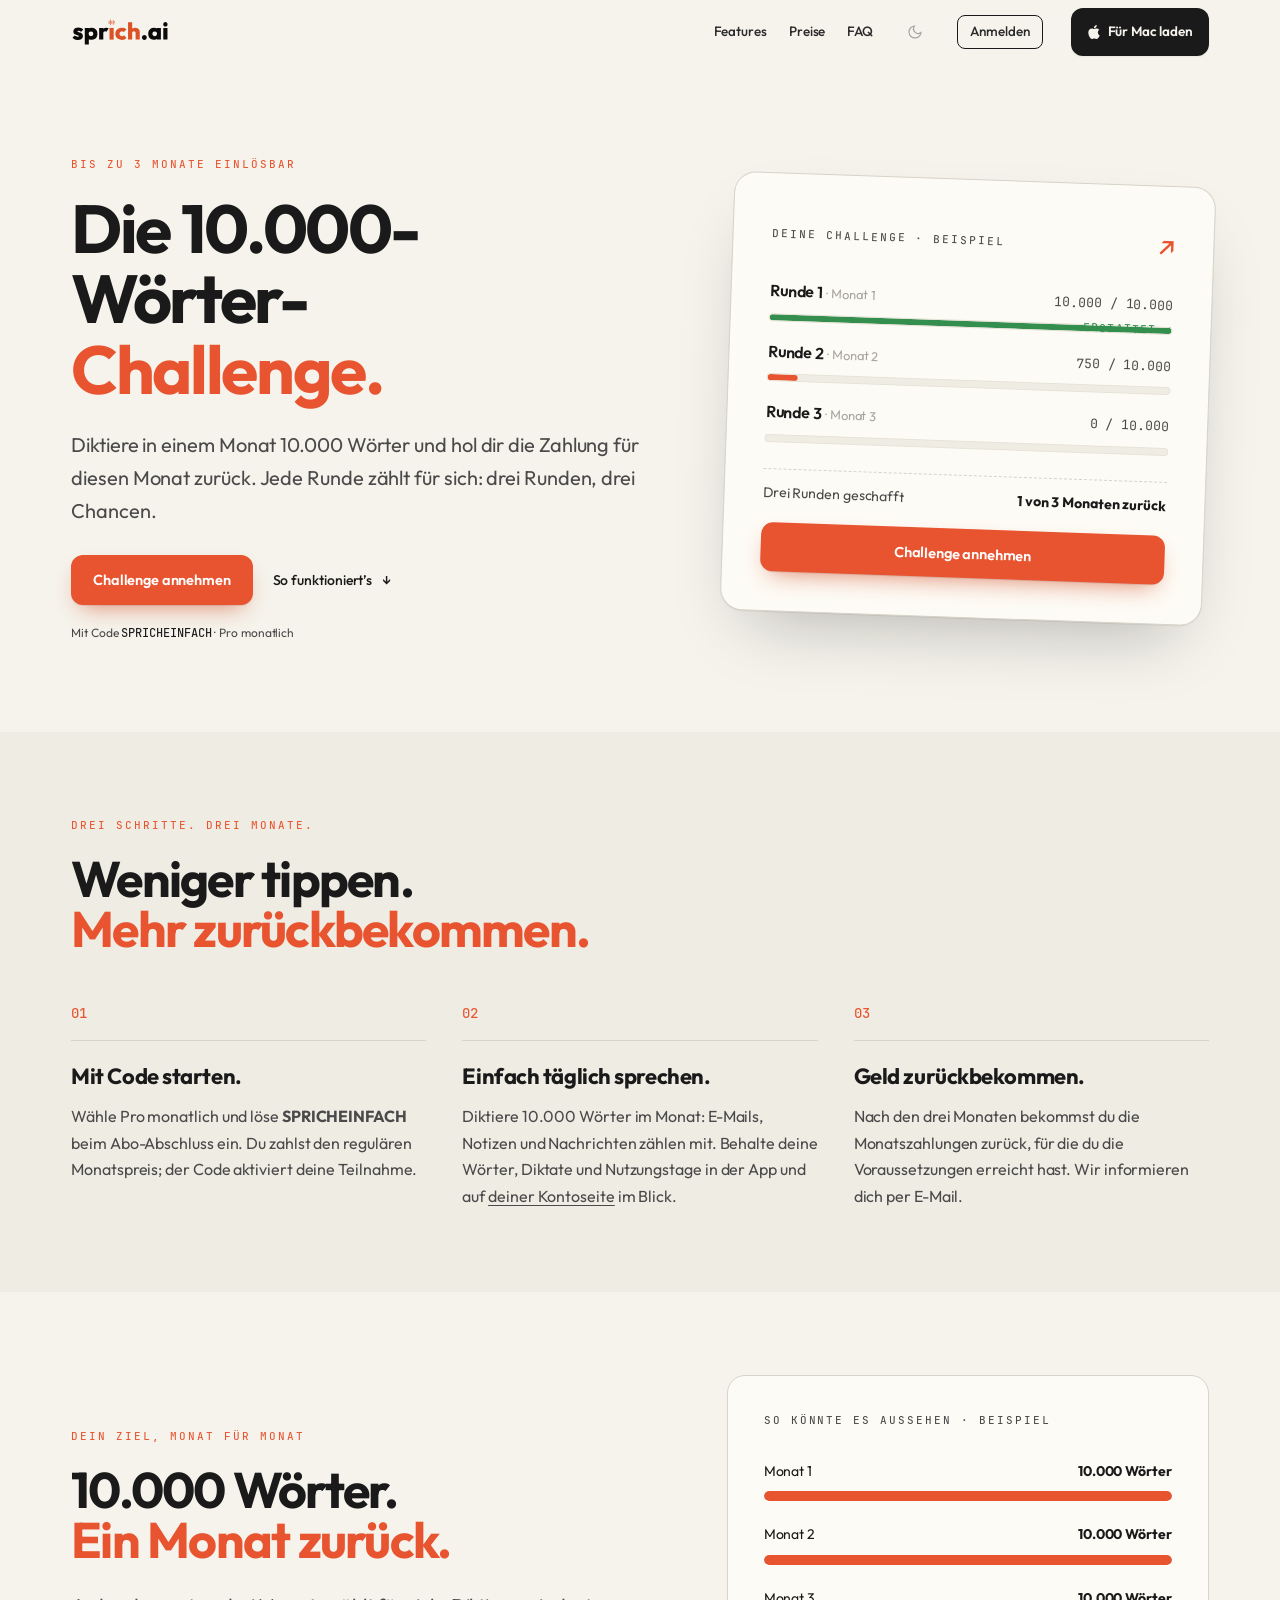
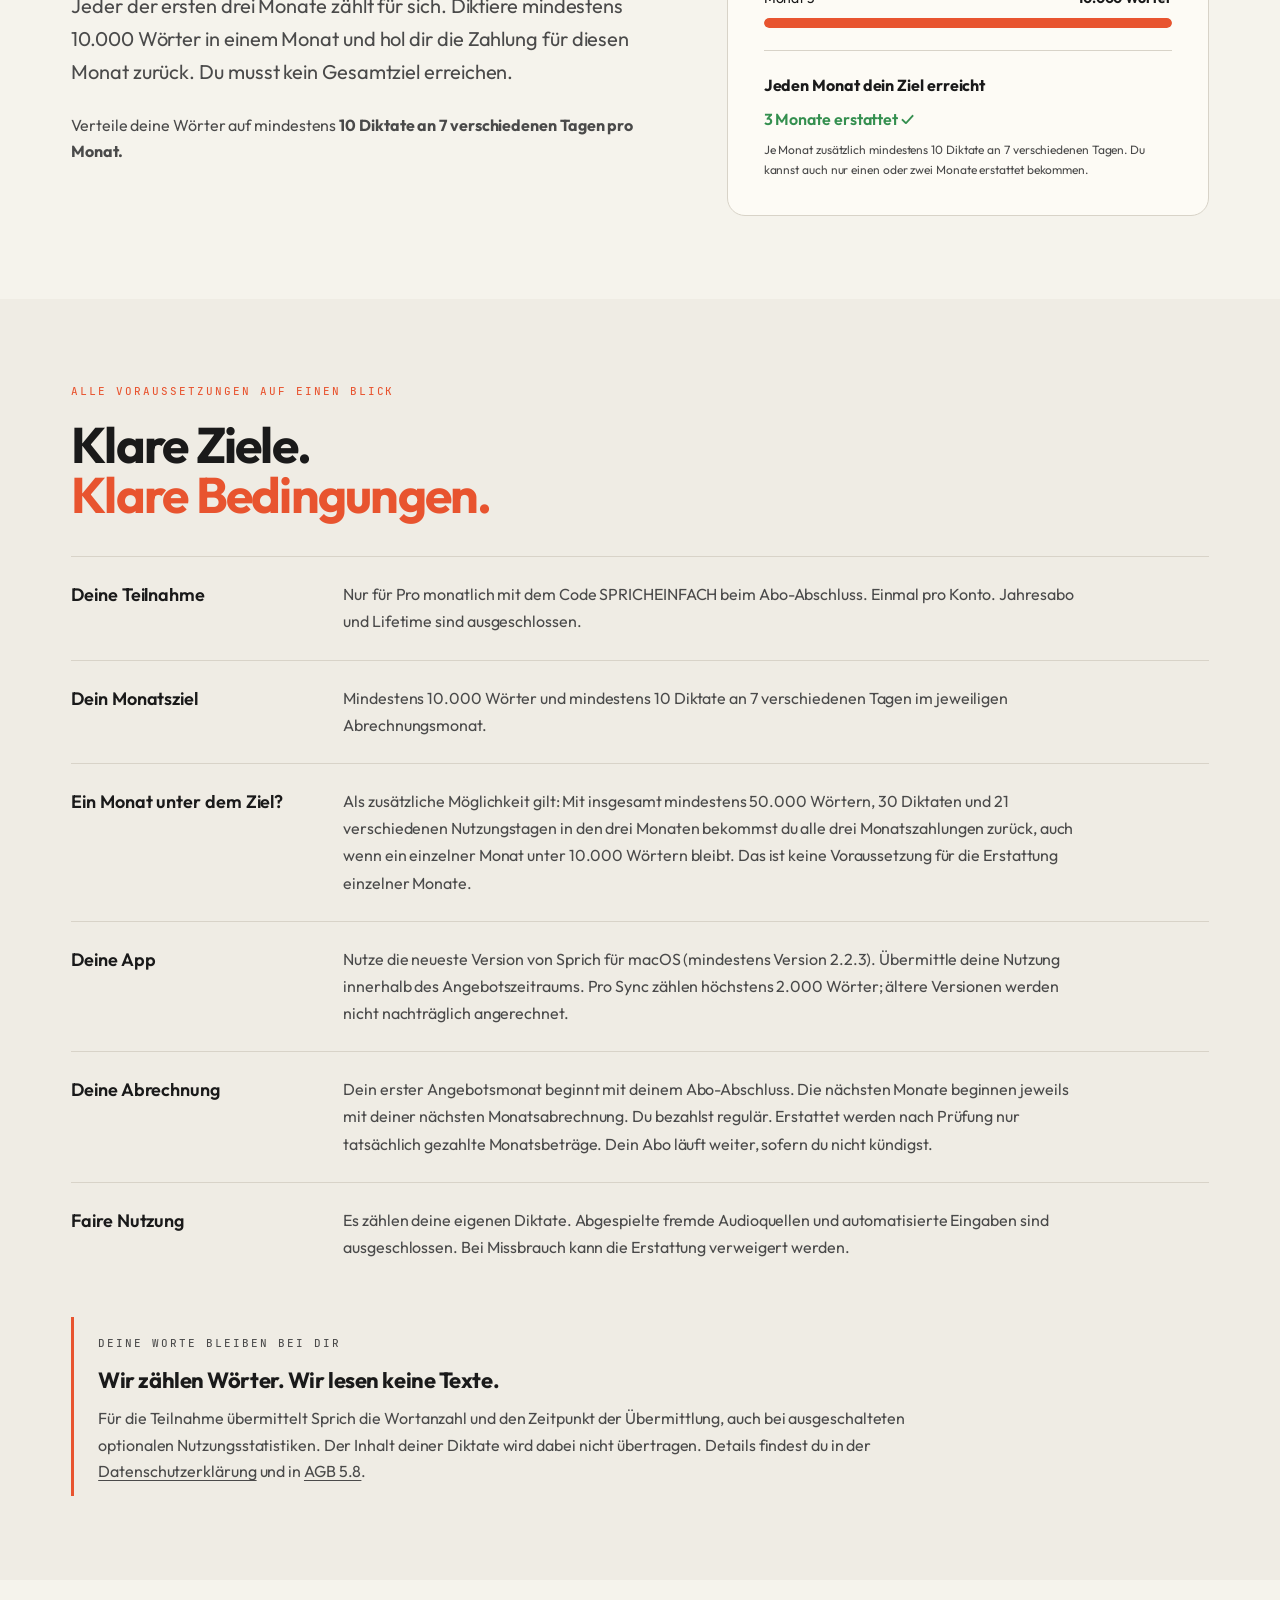
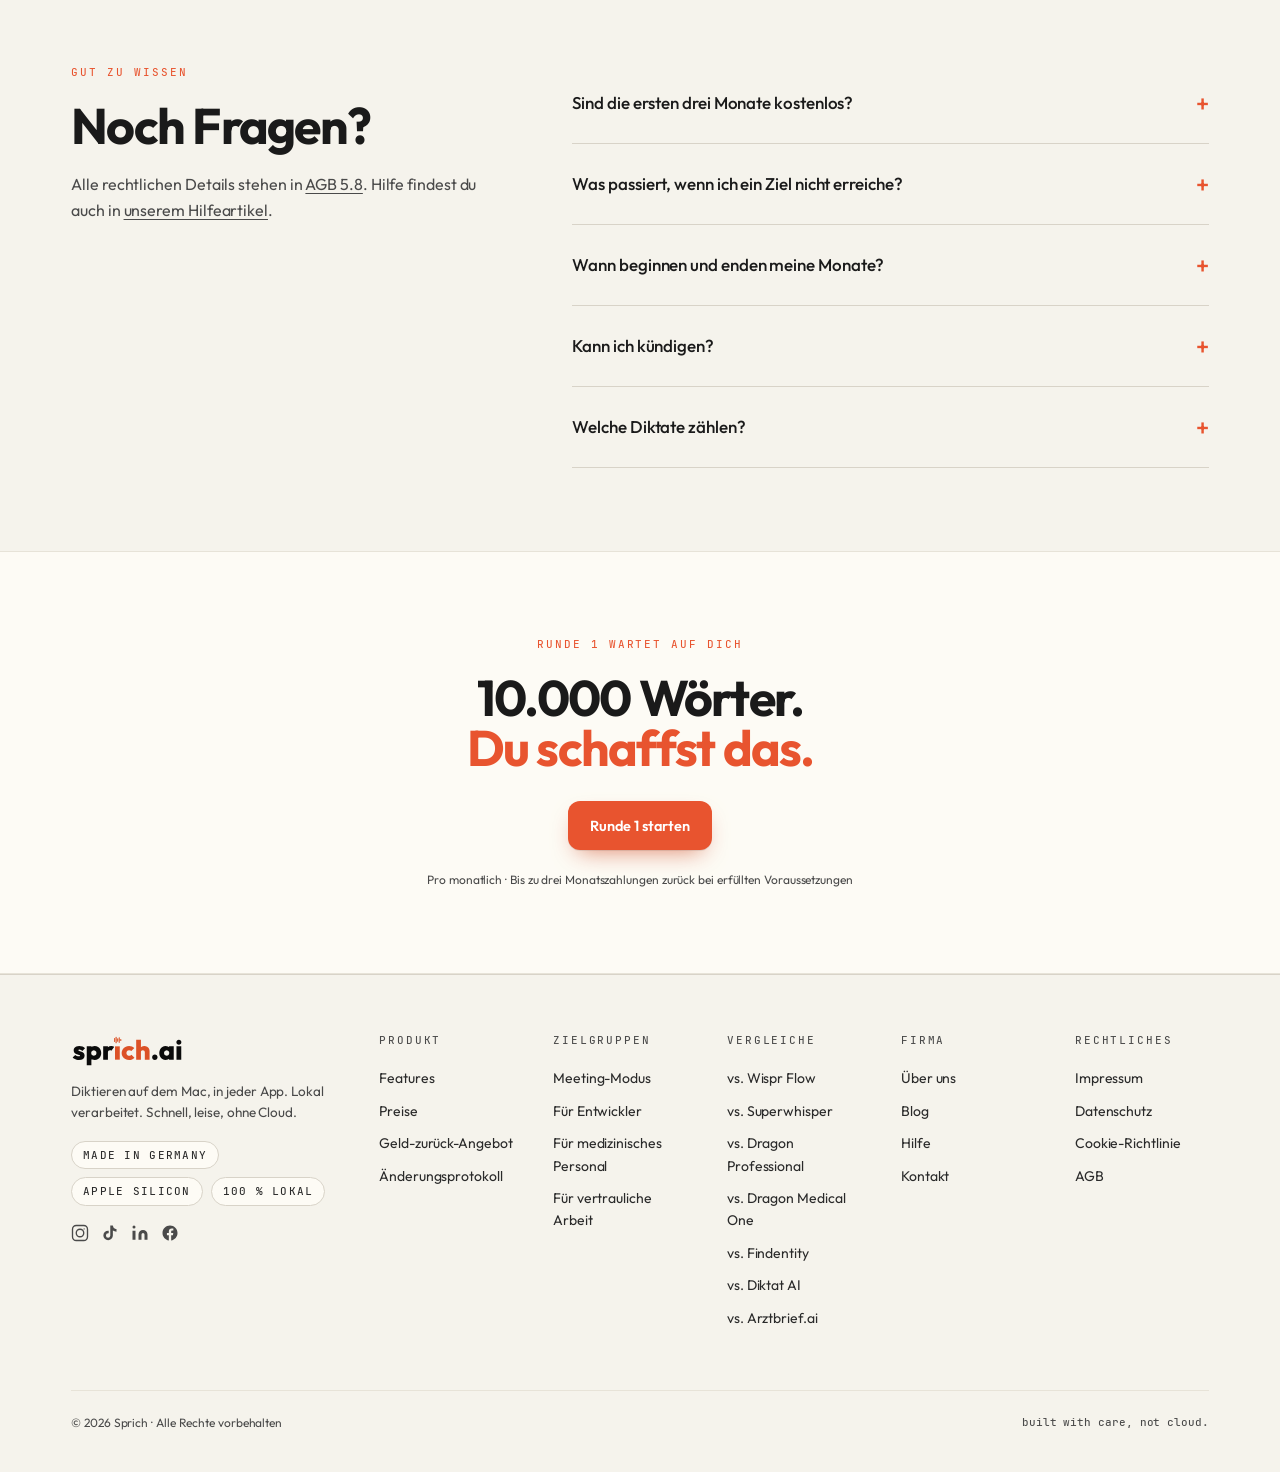
<file: v3/index.html>
<!DOCTYPE html><html lang="de" class="outfit_3907d2c3-module__COBjUq__variable fraunces_93128a2b-module__v168Qq__variable jetbrains_e8d403b8-module___cNS3W__variable"><head>
<meta charset="utf-8"/>
<meta name="viewport" content="width=device-width, initial-scale=1"/>
<meta name="robots" content="noindex, nofollow"/>
<title>Die 10.000-Wörter-Challenge</title>
<meta name="description" content="Nimm die 10.000-Wörter-Challenge an: Schaffst du sie, bekommst du die Monatszahlung zurück. Drei Runden, drei Chancen."/>
<link rel="icon" href="https://www.sprich.ai/favicon.ico"/>
<link rel="stylesheet" href="../assets/css/fonts.css"/>
<link rel="stylesheet" href="../assets/css/site.css"/>
<link rel="stylesheet" href="../assets/css/variants.css"/>
</head><body><div hidden=""><!--$--><!--/$--></div><div class="homepage moneyback"><nav class="h-nav"><div class="wrap h-nav-inner"><a href="https://www.sprich.ai/" class="h-nav-brand" aria-label="sprich.ai"><img src="../assets/img/wordmark-black.svg" alt="" width="98" height="28" class="h-nav-wordmark h-nav-wordmark--light"/><img src="../assets/img/wordmark-white.svg" alt="" width="98" height="28" class="h-nav-wordmark h-nav-wordmark--dark"/></a><div style="flex:1"></div><div class="h-nav-links"><a href="https://www.sprich.ai/#features">Features</a><a href="https://www.sprich.ai/#preise">Preise</a><a href="https://www.sprich.ai/#faq">FAQ</a></div><button class="hp-theme-toggle" aria-label="Dark mode"><svg width="16" height="16" viewBox="0 0 24 24" fill="none" stroke="currentColor" stroke-width="1.8" stroke-linecap="round"><path d="M21 12.79A9 9 0 1 1 11.21 3 7 7 0 0 0 21 12.79z"></path></svg></button><a href="https://www.sprich.ai/auth" class="h-nav-auth" style="display:inline-flex;align-items:center;gap:6px;height:34px;padding:0 12px;border-radius:8px;border:0.5px solid var(--line);background:transparent;color:var(--ink-soft);font-size:13.5px;font-weight:500;text-decoration:none;flex-shrink:0;white-space:nowrap;box-sizing:border-box">Anmelden</a><a href="https://www.sprich.ai/download" class="btn btn-primary h-nav-download" style="padding:9px 16px;font-size:13.5px;display:flex;align-items:center;gap:7px"><svg viewBox="0 0 24 24" fill="currentColor" width="14" height="14" aria-hidden="true"><path d="M12.152 6.896c-.948 0-2.415-1.078-3.96-1.04-2.04.027-3.91 1.183-4.961 3.014-2.117 3.675-.546 9.103 1.519 12.09 1.013 1.454 2.208 3.09 3.792 3.039 1.52-.065 2.09-.987 3.935-.987 1.831 0 2.35.987 3.96.948 1.637-.026 2.676-1.48 3.676-2.948 1.156-1.688 1.636-3.325 1.662-3.415-.039-.013-3.182-1.221-3.22-4.857-.026-3.04 2.48-4.494 2.597-4.559-1.429-2.09-3.623-2.324-4.39-2.376-2-.156-3.675 1.09-4.61 1.09zM15.53 3.83c.843-1.012 1.4-2.427 1.245-3.83-1.207.052-2.662.805-3.532 1.818-.78.896-1.454 2.338-1.273 3.714 1.338.104 2.715-.688 3.559-1.701"></path></svg>Für Mac laden</a></div></nav><main><section class="moneyback_hero "><div class="wrap moneyback_hero-grid"><div><p class="kicker moneyback_eyebrow">Bis zu 3 Monate einlösbar</p><h1 class="hed">Die 10.000-Wörter-<br/><em>Challenge.</em></h1><p class="moneyback_intro">Diktiere in einem Monat 10.000 Wörter und hol dir die Zahlung für diesen Monat zurück. Jede Runde zählt für sich: drei Runden, drei Chancen.</p><div class="moneyback_actions"><a class="btn btn-accent" href="https://www.sprich.ai/pricing?plan=monthly&amp;promo=SPRICHEINFACH&amp;utm_source=lehrveranstaltung&amp;utm_medium=landingpage&amp;utm_campaign=spricheinfach-test&amp;utm_content=v3">Challenge annehmen</a><a class="moneyback_text-link" href="#so-funktionierts">So funktioniert’s <span aria-hidden="true">↓</span></a></div><p class="moneyback_fineprint">Mit Code <strong class="mono">SPRICHEINFACH</strong> · Pro monatlich</p></div><div class="moneyback_receipt vx-challenge" data-challenge>
<div class="moneyback_receipt-top"><span class="kicker">Deine Challenge · Beispiel</span><span aria-hidden="true">↗</span></div>
<div class="vx-rounds">
<div class="vx-round" data-round>
  <div class="vx-round-head"><span>Runde 1<small> · Monat 1</small></span><span class="mono"><span data-count>0</span> / 10.000</span></div>
  <div class="vx-bar"><i data-bar></i></div>
  <span class="vx-stamp mono">erstattet ✓</span>
</div><div class="vx-round" data-round>
  <div class="vx-round-head"><span>Runde 2<small> · Monat 2</small></span><span class="mono"><span data-count>0</span> / 10.000</span></div>
  <div class="vx-bar"><i data-bar></i></div>
  <span class="vx-stamp mono">erstattet ✓</span>
</div><div class="vx-round" data-round>
  <div class="vx-round-head"><span>Runde 3<small> · Monat 3</small></span><span class="mono"><span data-count>0</span> / 10.000</span></div>
  <div class="vx-bar"><i data-bar></i></div>
  <span class="vx-stamp mono">erstattet ✓</span>
</div></div>
<div class="moneyback_receipt-rule"></div>
<p class="vx-challenge-total"><span>Drei Runden geschafft</span><strong data-total>0 von 3 Monaten zurück</strong></p>
<a class="btn btn-accent moneyback_redeem vx-full" href="https://www.sprich.ai/pricing?plan=monthly&amp;promo=SPRICHEINFACH&amp;utm_source=lehrveranstaltung&amp;utm_medium=landingpage&amp;utm_campaign=spricheinfach-test&amp;utm_content=v3">Challenge annehmen</a>
</div></div></section><section id="so-funktionierts" class="moneyback_steps-section"><div class="wrap"><p class="kicker moneyback_eyebrow">Drei Schritte. Drei Monate.</p><h2 class="hed">Weniger tippen.<br/><em>Mehr zurückbekommen.</em></h2><ol class="moneyback_steps"><li><span class="mono moneyback_step-number">01</span><h3>Mit Code starten.</h3><p>Wähle Pro monatlich und löse <strong>SPRICHEINFACH</strong> beim Abo-Abschluss ein. Du zahlst den regulären Monatspreis; der Code aktiviert deine Teilnahme.</p></li><li><span class="mono moneyback_step-number">02</span><h3>Einfach täglich sprechen.</h3><p>Diktiere 10.000 Wörter im Monat: E-Mails, Notizen und Nachrichten zählen mit. Behalte deine Wörter, Diktate und Nutzungstage in der App und auf <a href="https://www.sprich.ai/account">deiner Kontoseite</a> im Blick.</p></li><li><span class="mono moneyback_step-number">03</span><h3>Geld zurückbekommen.</h3><p>Nach den drei Monaten bekommst du die Monatszahlungen zurück, für die du die Voraussetzungen erreicht hast. Wir informieren dich per E-Mail.</p></li></ol></div></section><section id="monatsziel"><div class="wrap moneyback_safety-grid"><div><p class="kicker moneyback_eyebrow">Dein Ziel, Monat für Monat</p><h2 class="hed">10.000 Wörter.<br/><em>Ein Monat zurück.</em></h2><p class="moneyback_intro">Jeder der ersten drei Monate zählt für sich. Diktiere mindestens 10.000 Wörter in einem Monat und hol dir die Zahlung für diesen Monat zurück. Du musst kein Gesamtziel erreichen.</p><p class="moneyback_support">Verteile deine Wörter auf mindestens <strong>10 Diktate an 7 verschiedenen Tagen pro Monat.</strong></p></div><figure class="moneyback_example"><figcaption class="kicker">So könnte es aussehen · Beispiel</figcaption><div class="moneyback_example-row"><div><span>Monat <!-- -->1</span><strong>10.000 Wörter</strong></div><div class="moneyback_bar" aria-hidden="true"><span style="width:100%"></span></div></div><div class="moneyback_example-row"><div><span>Monat <!-- -->2</span><strong>10.000 Wörter</strong></div><div class="moneyback_bar" aria-hidden="true"><span style="width:100%"></span></div></div><div class="moneyback_example-row"><div><span>Monat <!-- -->3</span><strong>10.000 Wörter</strong></div><div class="moneyback_bar" aria-hidden="true"><span style="width:100%"></span></div></div><div class="moneyback_example-total"><strong>Jeden Monat dein Ziel erreicht</strong><span>3 Monate erstattet <span aria-hidden="true">✓</span></span></div><p class="moneyback_fineprint">Je Monat zusätzlich mindestens 10 Diktate an 7 verschiedenen Tagen. Du kannst auch nur einen oder zwei Monate erstattet bekommen.</p></figure></div></section><section id="bedingungen" class="moneyback_conditions-section"><div class="wrap"><p class="kicker moneyback_eyebrow">Alle Voraussetzungen auf einen Blick</p><h2 class="hed">Klare Ziele.<br/><em>Klare Bedingungen.</em></h2><dl class="moneyback_conditions"><div><dt>Deine Teilnahme</dt><dd>Nur für Pro monatlich mit dem Code SPRICHEINFACH beim Abo-Abschluss. Einmal pro Konto. Jahresabo und Lifetime sind ausgeschlossen.</dd></div><div><dt>Dein Monatsziel</dt><dd>Mindestens 10.000 Wörter und mindestens 10 Diktate an 7 verschiedenen Tagen im jeweiligen Abrechnungsmonat.</dd></div><div><dt>Ein Monat unter dem Ziel?</dt><dd>Als zusätzliche Möglichkeit gilt: Mit insgesamt mindestens 50.000 Wörtern, 30 Diktaten und 21 verschiedenen Nutzungstagen in den drei Monaten bekommst du alle drei Monatszahlungen zurück, auch wenn ein einzelner Monat unter 10.000 Wörtern bleibt. Das ist keine Voraussetzung für die Erstattung einzelner Monate.</dd></div><div><dt>Deine App</dt><dd>Nutze die neueste Version von Sprich für macOS (mindestens Version <!-- -->2.2.3<!-- -->). Übermittle deine Nutzung innerhalb des Angebotszeitraums. Pro Sync zählen höchstens 2.000 Wörter; ältere Versionen werden nicht nachträglich angerechnet.</dd></div><div><dt>Deine Abrechnung</dt><dd>Dein erster Angebotsmonat beginnt mit deinem Abo-Abschluss. Die nächsten Monate beginnen jeweils mit deiner nächsten Monatsabrechnung. Du bezahlst regulär. Erstattet werden nach Prüfung nur tatsächlich gezahlte Monatsbeträge. Dein Abo läuft weiter, sofern du nicht kündigst.</dd></div><div><dt>Faire Nutzung</dt><dd>Es zählen deine eigenen Diktate. Abgespielte fremde Audioquellen und automatisierte Eingaben sind ausgeschlossen. Bei Missbrauch kann die Erstattung verweigert werden.</dd></div></dl><aside class="moneyback_privacy"><span class="kicker">Deine Worte bleiben bei dir</span><h3>Wir zählen Wörter. Wir lesen keine Texte.</h3><p>Für die Teilnahme übermittelt Sprich die Wortanzahl und den Zeitpunkt der Übermittlung, auch bei ausgeschalteten optionalen Nutzungsstatistiken. Der Inhalt deiner Diktate wird dabei nicht übertragen. Details findest du in der <a href="https://www.sprich.ai/privacy-policy">Datenschutzerklärung</a> und in <a href="https://www.sprich.ai/terms#geld-zurueck-angebot">AGB 5.8</a>.</p></aside></div></section><section><div class="wrap moneyback_faq"><div><p class="kicker moneyback_eyebrow">Gut zu wissen</p><h2 class="hed">Noch Fragen?</h2><p>Alle rechtlichen Details stehen in <a href="https://www.sprich.ai/terms#geld-zurueck-angebot">AGB 5.8</a>. Hilfe findest du auch in <a href="https://www.sprich.ai/hilfe/geld-zurueck-angebot">unserem Hilfeartikel</a>.</p></div><div><details><summary>Sind die ersten drei Monate kostenlos?<span aria-hidden="true">+</span></summary><p>Du bezahlst dein Pro-Monatsabo zunächst regulär. Nach den ersten drei Abrechnungsmonaten prüft unser Team die Voraussetzungen und erstattet die tatsächlich gezahlten Beträge der qualifizierten Monate auf dein ursprüngliches Zahlungsmittel. Laut AGB erfolgt das in der Regel innerhalb von 14 Tagen nach Ende des Angebotszeitraums.</p></details><details><summary>Was passiert, wenn ich ein Ziel nicht erreiche?<span aria-hidden="true">+</span></summary><p>Du bekommst jeden Monat zurück, in dem du alle Monatsziele erreichst. Schaffst du insgesamt 50.000 Wörter, mindestens 30 Diktate und 21 verschiedene Nutzungstage, werden alle drei Monate erstattet, auch wenn ein einzelner Monat unter dem Wortziel liegt. Erreichst du keine dieser Voraussetzungen, gibt es keine Erstattung.</p></details><details><summary>Wann beginnen und enden meine Monate?<span aria-hidden="true">+</span></summary><p>Deine drei Angebotsmonate beginnen mit dem Abo-Abschluss und folgen den monatlichen Abrechnungen deines Abos, nicht den Kalendermonaten. Deine persönlichen Zeiträume und deinen Fortschritt findest du in der App und unter sprich.ai/account.</p></details><details><summary>Kann ich kündigen?<span aria-hidden="true">+</span></summary><p>Du kannst dein Monatsabo gemäß den AGB jederzeit kündigen. Das Angebot beendet das Abo nicht automatisch: Es läuft nach dem Angebotszeitraum regulär weiter, wenn du nicht kündigst. Nur tatsächlich bezahlte Monatsrechnungen können erstattet werden.</p></details><details><summary>Welche Diktate zählen?<span aria-hidden="true">+</span></summary><p>Es zählen eigene Diktate mit Sprich 2.2.3 oder neuer, deren Wortanzahl innerhalb des Angebotszeitraums übermittelt wird. Pro Sync werden höchstens 2.000 Wörter angerechnet. Wörter aus abgespielten Videos, Podcasts oder automatisierten Eingaben zählen nicht. Ältere App-Versionen zählen nicht rückwirkend; bei Missbrauch kann die Erstattung verweigert werden.</p></details></div></div></section><section class="moneyback_final"><div class="wrap"><p class="kicker moneyback_eyebrow">Runde 1 wartet auf dich</p><h2 class="hed">10.000 Wörter.<br/><em>Du schaffst das.</em></h2><a href="https://www.sprich.ai/pricing?plan=monthly&amp;promo=SPRICHEINFACH&amp;utm_source=lehrveranstaltung&amp;utm_medium=landingpage&amp;utm_campaign=spricheinfach-test&amp;utm_content=v3" class="btn btn-accent">Runde 1 starten</a><p class="moneyback_fineprint">Pro monatlich · Bis zu drei Monatszahlungen zurück bei erfüllten Voraussetzungen</p></div></section></main><footer><div class="wrap"><div class="cols"><div class="hcol" style="gap:14px"><div class="hrow" style="gap:9px;align-items:center"><span class="brand_wordmark" style="display:inline-flex;flex-shrink:0;width:112px;height:32px"><img alt="Sprich" loading="lazy" width="112" height="32" decoding="async" data-nimg="1" class="h-nav-wordmark h-nav-wordmark--light" style="color:transparent;width:112px;height:32px" src="../assets/img/wordmark-black.svg"/><img alt="Sprich" loading="lazy" width="112" height="32" decoding="async" data-nimg="1" class="h-nav-wordmark h-nav-wordmark--dark" style="color:transparent;width:112px;height:32px" src="../assets/img/wordmark-white.svg"/></span></div><p style="font-size:13.5px;color:var(--ink-mute);max-width:320px;line-height:1.55;margin:0">Diktieren auf dem Mac, in jeder App. Lokal verarbeitet. Schnell, leise, ohne Cloud.</p><div class="hrow" style="gap:8px;margin-top:4px;flex-wrap:wrap"><span class="chip">Made in Germany</span><span class="chip">Apple Silicon</span><span class="chip">100 % lokal</span></div><div class="hrow" style="gap:12px;margin-top:4px"><a href="https://www.instagram.com/sprich.ai/" target="_blank" rel="noopener noreferrer" aria-label="Instagram" style="color:var(--ink-mute);display:flex;padding:0"><svg width="18" height="18" viewBox="0 0 24 24" fill="none" stroke="currentColor" stroke-width="1.8" stroke-linecap="round" stroke-linejoin="round"><rect x="2" y="2" width="20" height="20" rx="5"></rect><circle cx="12" cy="12" r="5"></circle><circle cx="17.5" cy="6.5" r="0.8" fill="currentColor" stroke="none"></circle></svg></a><a href="https://www.tiktok.com/@sprich.ai" target="_blank" rel="noopener noreferrer" aria-label="TikTok" style="color:var(--ink-mute);display:flex;padding:0"><svg width="18" height="18" viewBox="0 0 24 24" fill="currentColor"><path d="M19.59 6.69a4.83 4.83 0 0 1-3.77-4.25V2h-3.45v13.67a2.89 2.89 0 0 1-2.88 2.5 2.89 2.89 0 0 1-2.89-2.89 2.89 2.89 0 0 1 2.89-2.89c.28 0 .54.04.79.1V9.01a6.33 6.33 0 0 0-.79-.05 6.34 6.34 0 0 0-6.34 6.34 6.34 6.34 0 0 0 6.34 6.34 6.34 6.34 0 0 0 6.33-6.34V8.69a8.27 8.27 0 0 0 4.83 1.54V6.79a4.85 4.85 0 0 1-1.06-.1z"></path></svg></a><a href="https://www.linkedin.com/company/sprich-ai-die-deutsche-ki-diktierl%C3%B6sung/" target="_blank" rel="noopener noreferrer" aria-label="LinkedIn" style="color:var(--ink-mute);display:flex;padding:0"><svg width="18" height="18" viewBox="0 0 24 24" fill="currentColor"><path d="M16 8a6 6 0 0 1 6 6v7h-4v-7a2 2 0 0 0-2-2 2 2 0 0 0-2 2v7h-4v-7a6 6 0 0 1 6-6zM2 9h4v12H2z"></path><circle cx="4" cy="4" r="2"></circle></svg></a><a href="https://www.facebook.com/people/Sprichai/61579548700005/" target="_blank" rel="noopener noreferrer" aria-label="Facebook" style="color:var(--ink-mute);display:flex;padding:0"><svg width="18" height="18" viewBox="0 0 24 24" fill="currentColor"><path d="M22 12.06C22 6.5 17.52 2 12 2S2 6.5 2 12.06c0 5.02 3.66 9.18 8.44 9.94v-7.03H7.9v-2.91h2.54V9.85c0-2.52 1.49-3.92 3.77-3.92 1.09 0 2.24.2 2.24.2v2.46h-1.26c-1.24 0-1.63.78-1.63 1.57v1.9h2.78l-.45 2.91h-2.33v7.03C18.34 21.24 22 17.08 22 12.06z"></path></svg></a></div></div><div><h4>Produkt</h4><a href="https://www.sprich.ai/#features">Features</a><a href="https://www.sprich.ai/#preise">Preise</a><a href="https://www.sprich.ai/spricheinfach">Geld-zurück-Angebot</a><a href="https://www.sprich.ai/changelog">Änderungsprotokoll</a></div><div><h4>Zielgruppen</h4><a href="https://www.sprich.ai/meeting-mode">Meeting-Modus</a><a href="https://www.sprich.ai/fur-entwickler">Für Entwickler</a><a href="https://www.sprich.ai/fur-medizin">Für medizinisches Personal</a><a href="https://www.sprich.ai/fur-vertrauliche-arbeit">Für vertrauliche Arbeit</a></div><div><h4>Vergleiche</h4><a href="https://www.sprich.ai/vs/wispr-flow">vs. Wispr Flow</a><a href="https://www.sprich.ai/vs/superwhisper">vs. Superwhisper</a><a href="https://www.sprich.ai/vs/dragon-professional">vs. Dragon Professional</a><a href="https://www.sprich.ai/vs/dragon-medical-one">vs. Dragon Medical One</a><a href="https://www.sprich.ai/vs/findentity">vs. Findentity</a><a href="https://www.sprich.ai/vs/diktat-ai">vs. Diktat AI</a><a href="https://www.sprich.ai/vs/arztbrief-ai">vs. Arztbrief.ai</a></div><div><h4>Firma</h4><a href="https://www.sprich.ai/about">Über uns</a><a href="https://www.sprich.ai/blog">Blog</a><a href="https://www.sprich.ai/hilfe">Hilfe</a><a href="https://www.sprich.ai/contact">Kontakt</a></div><div><h4>Rechtliches</h4><a href="https://www.sprich.ai/imprint">Impressum</a><a href="https://www.sprich.ai/privacy-policy">Datenschutz</a><a href="https://www.sprich.ai/cookies">Cookie-Richtlinie</a><a href="https://www.sprich.ai/terms">AGB</a></div></div><div class="between" style="margin-top:56px;padding-top:22px;border-top:0.5px solid var(--line-hair);flex-wrap:wrap;gap:12px"><span style="font-size:12px;color:var(--ink-mute)">© 2026 Sprich · Alle Rechte vorbehalten</span><span class="mono" style="font-size:11px;color:var(--ink-mute)">built with care, not cloud.</span></div></div></footer></div><!--$--><!--/$--><script>
document.querySelector('.hp-theme-toggle')?.addEventListener('click',()=>{
  const r=document.documentElement;
  r.dataset.theme = r.dataset.theme==='dark' ? 'light' : 'dark';
});
</script><script src="../assets/js/challenge.js" defer></script></body></html>
</file>
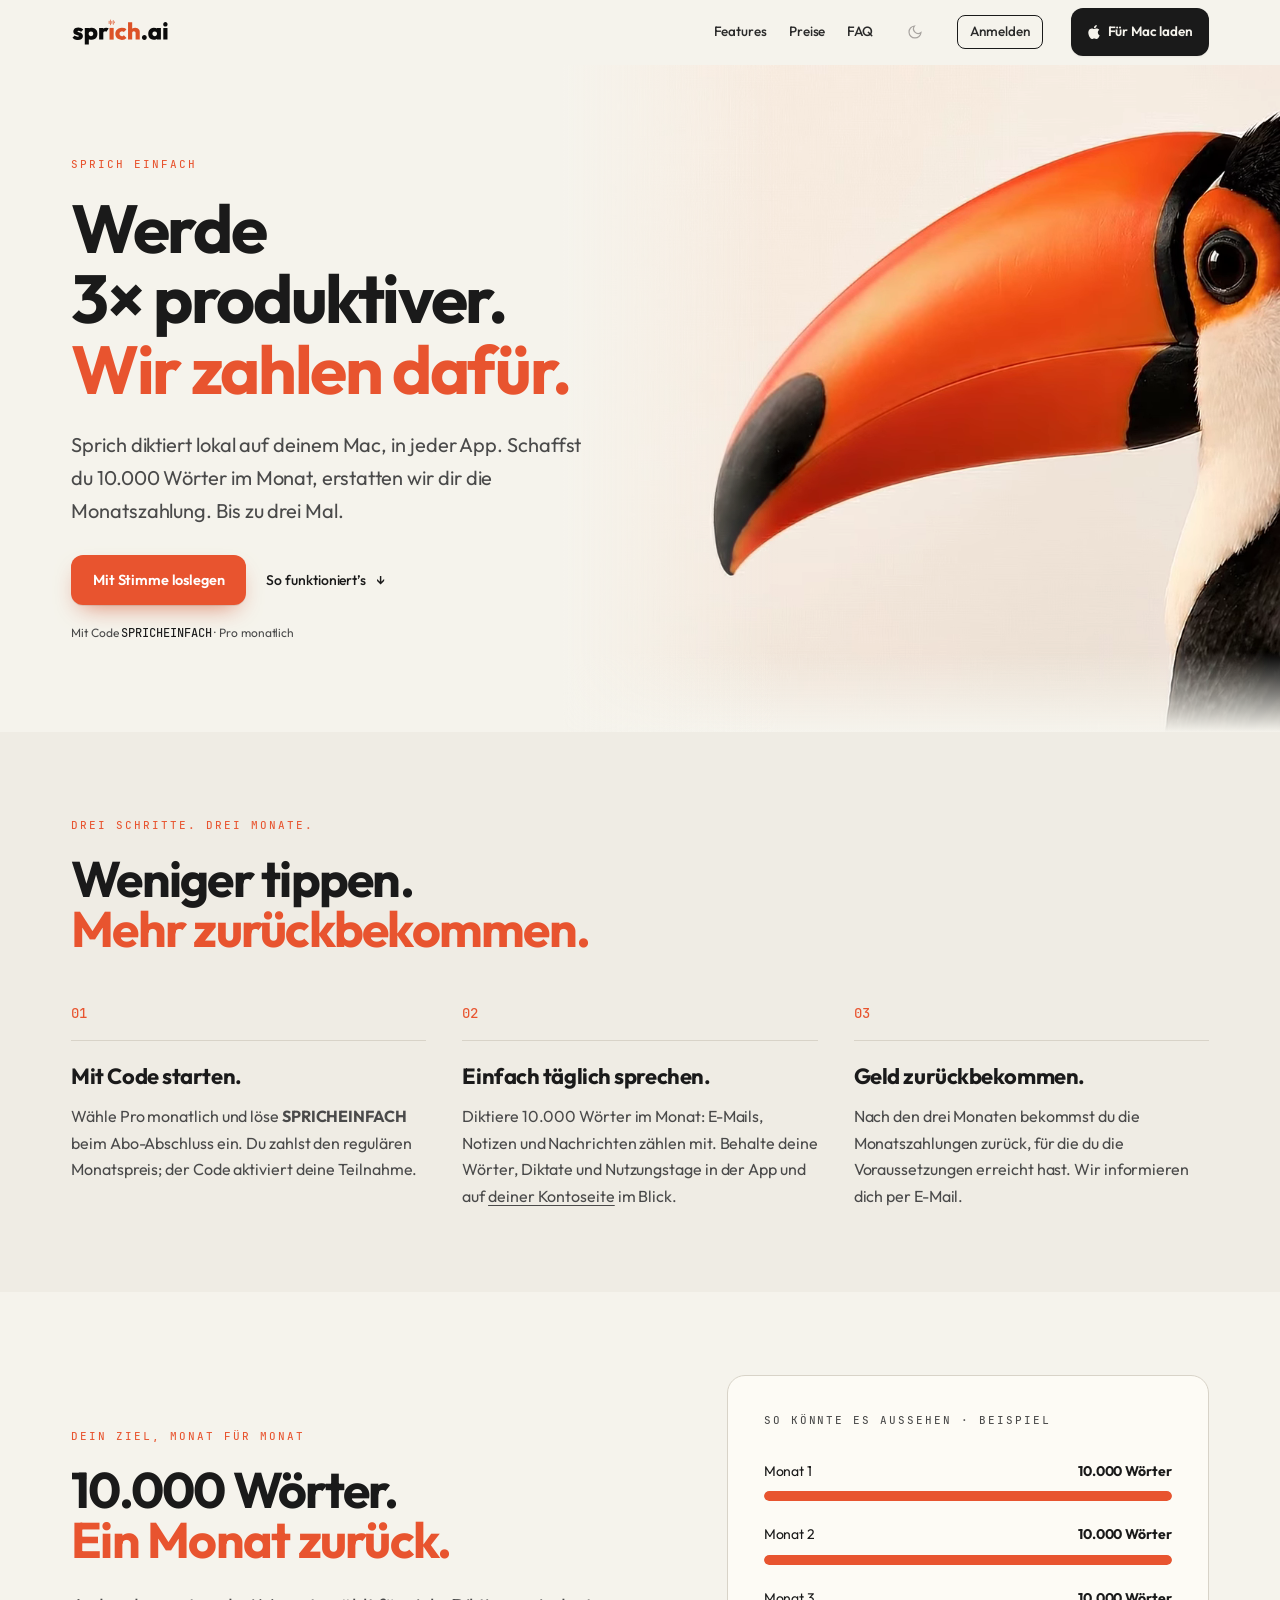
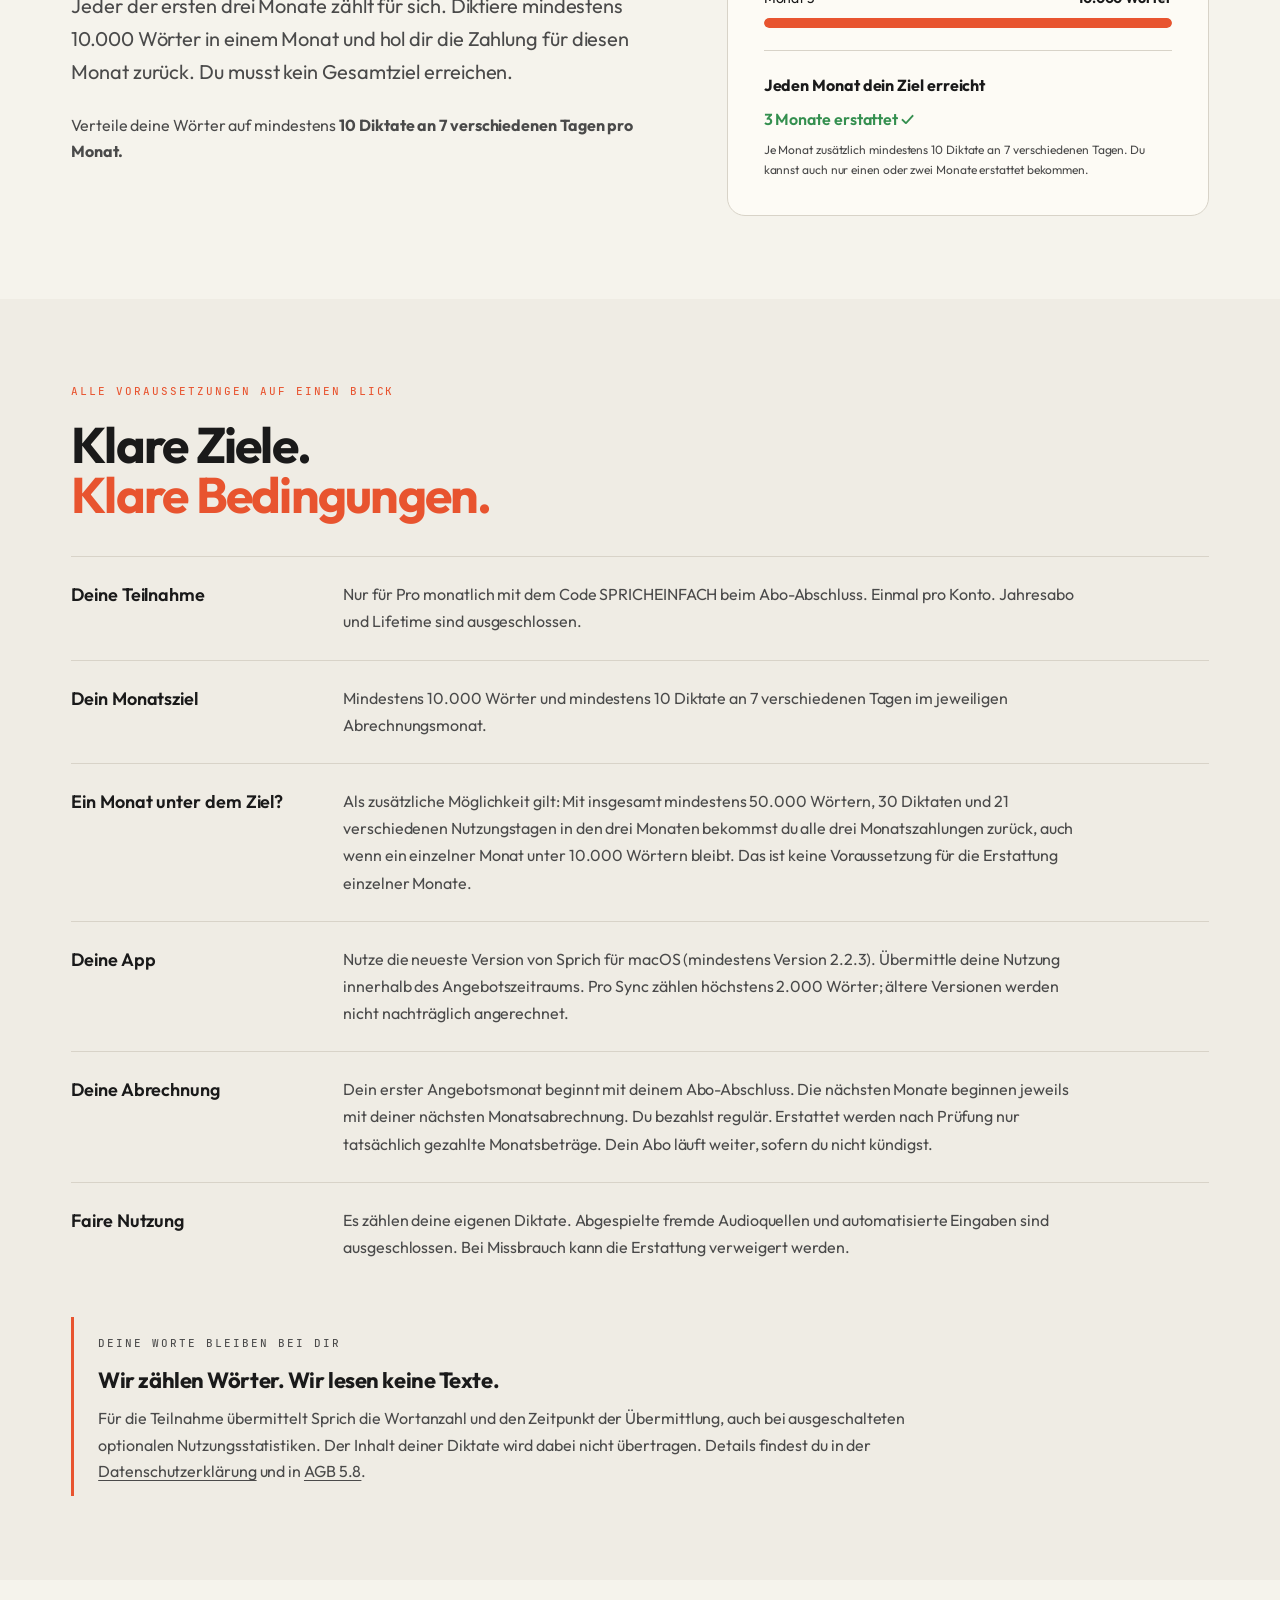
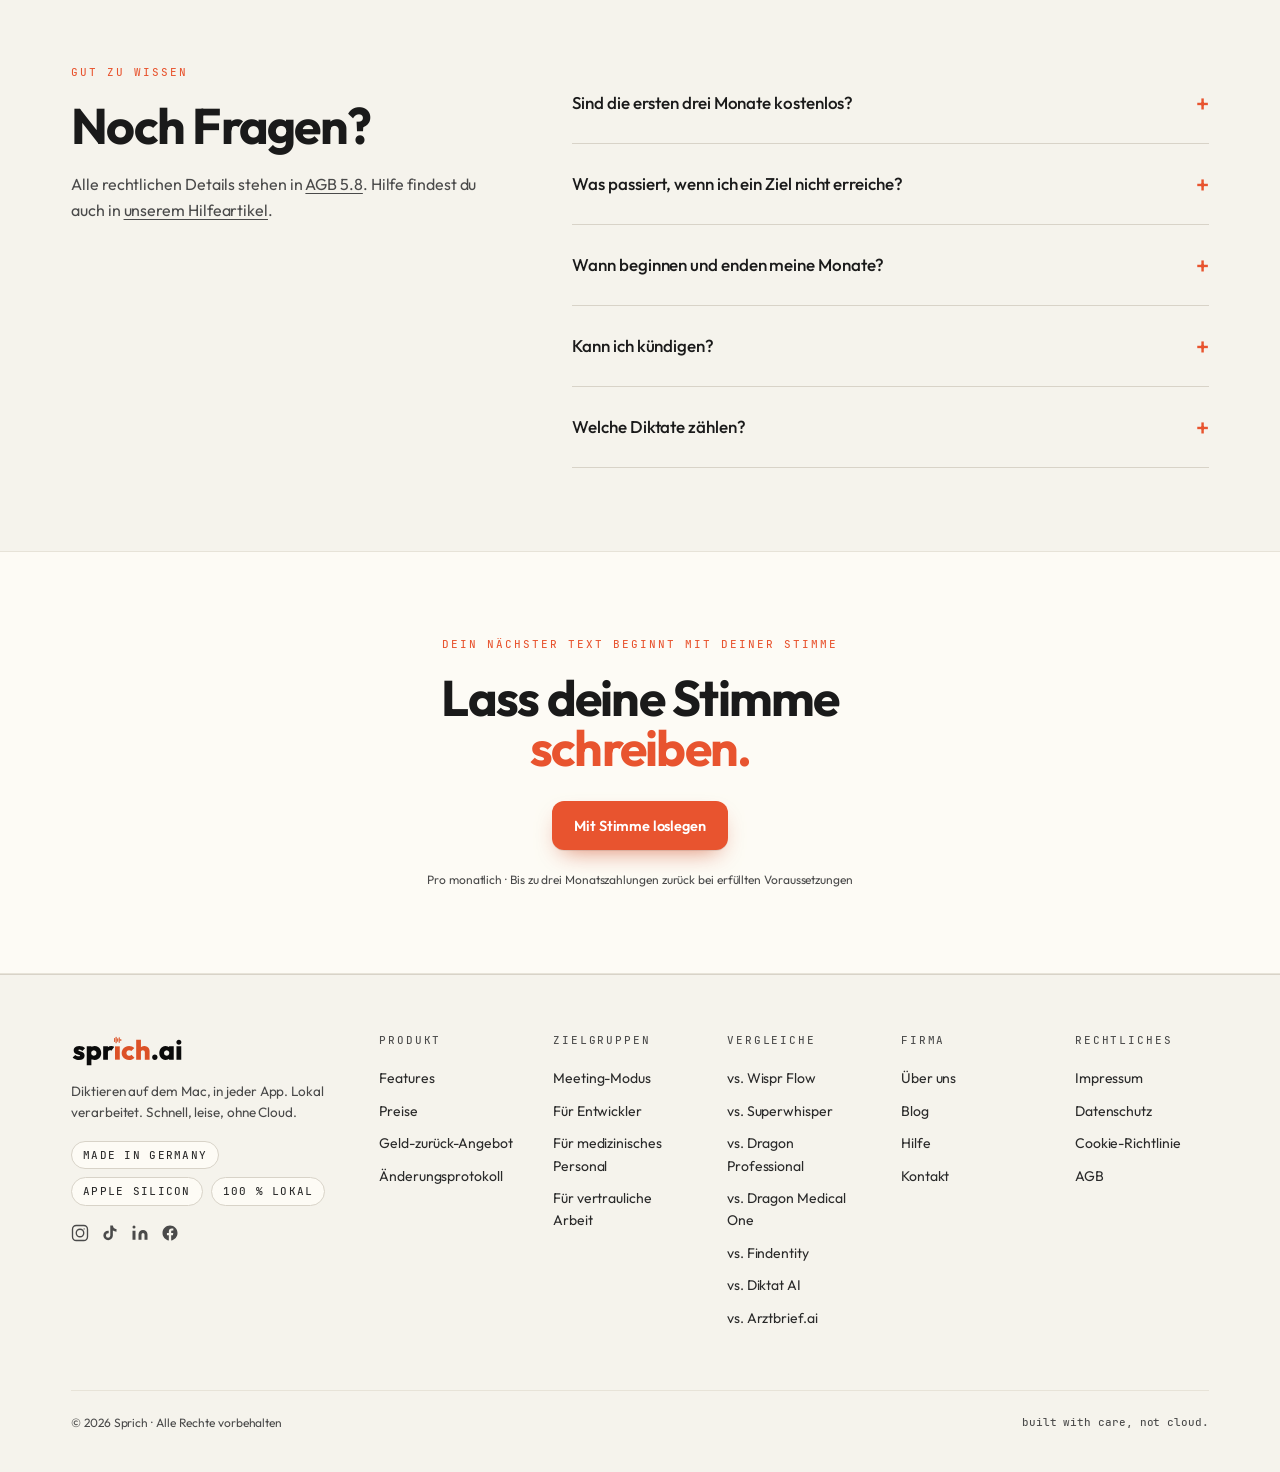
<file: v4/index.html>
<!DOCTYPE html><html lang="de" class="outfit_3907d2c3-module__COBjUq__variable fraunces_93128a2b-module__v168Qq__variable jetbrains_e8d403b8-module___cNS3W__variable"><head>
<meta charset="utf-8"/>
<meta name="viewport" content="width=device-width, initial-scale=1"/>
<meta name="robots" content="noindex, nofollow"/>
<title>Werde 3× produktiver. Wir zahlen dafür.</title>
<meta name="description" content="Sprich – lokal auf deinem Mac, in jeder App. Diktiere 10.000 Wörter im Monat und hol dir bis zu drei Monatszahlungen zurück."/>
<link rel="icon" href="https://www.sprich.ai/favicon.ico"/>
<link rel="stylesheet" href="../assets/css/fonts.css"/>
<link rel="stylesheet" href="../assets/css/site.css"/>
<link rel="stylesheet" href="../assets/css/variants.css"/>
</head><body><div hidden=""><!--$--><!--/$--></div><div class="homepage moneyback"><nav class="h-nav"><div class="wrap h-nav-inner"><a href="https://www.sprich.ai/" class="h-nav-brand" aria-label="sprich.ai"><img src="../assets/img/wordmark-black.svg" alt="" width="98" height="28" class="h-nav-wordmark h-nav-wordmark--light"/><img src="../assets/img/wordmark-white.svg" alt="" width="98" height="28" class="h-nav-wordmark h-nav-wordmark--dark"/></a><div style="flex:1"></div><div class="h-nav-links"><a href="https://www.sprich.ai/#features">Features</a><a href="https://www.sprich.ai/#preise">Preise</a><a href="https://www.sprich.ai/#faq">FAQ</a></div><button class="hp-theme-toggle" aria-label="Dark mode"><svg width="16" height="16" viewBox="0 0 24 24" fill="none" stroke="currentColor" stroke-width="1.8" stroke-linecap="round"><path d="M21 12.79A9 9 0 1 1 11.21 3 7 7 0 0 0 21 12.79z"></path></svg></button><a href="https://www.sprich.ai/auth" class="h-nav-auth" style="display:inline-flex;align-items:center;gap:6px;height:34px;padding:0 12px;border-radius:8px;border:0.5px solid var(--line);background:transparent;color:var(--ink-soft);font-size:13.5px;font-weight:500;text-decoration:none;flex-shrink:0;white-space:nowrap;box-sizing:border-box">Anmelden</a><a href="https://www.sprich.ai/download" class="btn btn-primary h-nav-download" style="padding:9px 16px;font-size:13.5px;display:flex;align-items:center;gap:7px"><svg viewBox="0 0 24 24" fill="currentColor" width="14" height="14" aria-hidden="true"><path d="M12.152 6.896c-.948 0-2.415-1.078-3.96-1.04-2.04.027-3.91 1.183-4.961 3.014-2.117 3.675-.546 9.103 1.519 12.09 1.013 1.454 2.208 3.09 3.792 3.039 1.52-.065 2.09-.987 3.935-.987 1.831 0 2.35.987 3.96.948 1.637-.026 2.676-1.48 3.676-2.948 1.156-1.688 1.636-3.325 1.662-3.415-.039-.013-3.182-1.221-3.22-4.857-.026-3.04 2.48-4.494 2.597-4.559-1.429-2.09-3.623-2.324-4.39-2.376-2-.156-3.675 1.09-4.61 1.09zM15.53 3.83c.843-1.012 1.4-2.427 1.245-3.83-1.207.052-2.662.805-3.532 1.818-.78.896-1.454 2.338-1.273 3.714 1.338.104 2.715-.688 3.559-1.701"></path></svg>Für Mac laden</a></div></nav><main><section class="moneyback_hero vx-hero-toucan"><div class="wrap moneyback_hero-grid"><div><p class="kicker moneyback_eyebrow">Sprich einfach</p><h1 class="hed">Werde 3×&nbsp;produktiver.<br/><em>Wir zahlen dafür.</em></h1><p class="moneyback_intro">Sprich diktiert lokal auf deinem Mac, in jeder App. Schaffst du 10.000 Wörter im Monat, erstatten wir dir die Monatszahlung. Bis zu drei Mal.</p><div class="moneyback_actions"><a class="btn btn-accent" href="https://www.sprich.ai/pricing?plan=monthly&amp;promo=SPRICHEINFACH&amp;utm_source=lehrveranstaltung&amp;utm_medium=landingpage&amp;utm_campaign=spricheinfach-test&amp;utm_content=v4">Mit Stimme loslegen</a><a class="moneyback_text-link" href="#so-funktionierts">So funktioniert’s <span aria-hidden="true">↓</span></a></div><p class="moneyback_fineprint">Mit Code <strong class="mono">SPRICHEINFACH</strong> · Pro monatlich</p></div><div class="vx-toucan" aria-hidden="true">
<video autoplay muted loop playsinline preload="auto" poster="../assets/video/toucan-hero-poster.jpg">
<source src="../assets/video/toucan-hero.webm" type="video/webm"/>
<source src="../assets/video/toucan-hero.mp4" type="video/mp4"/>
</video>
</div></div></section><section id="so-funktionierts" class="moneyback_steps-section"><div class="wrap"><p class="kicker moneyback_eyebrow">Drei Schritte. Drei Monate.</p><h2 class="hed">Weniger tippen.<br/><em>Mehr zurückbekommen.</em></h2><ol class="moneyback_steps"><li><span class="mono moneyback_step-number">01</span><h3>Mit Code starten.</h3><p>Wähle Pro monatlich und löse <strong>SPRICHEINFACH</strong> beim Abo-Abschluss ein. Du zahlst den regulären Monatspreis; der Code aktiviert deine Teilnahme.</p></li><li><span class="mono moneyback_step-number">02</span><h3>Einfach täglich sprechen.</h3><p>Diktiere 10.000 Wörter im Monat: E-Mails, Notizen und Nachrichten zählen mit. Behalte deine Wörter, Diktate und Nutzungstage in der App und auf <a href="https://www.sprich.ai/account">deiner Kontoseite</a> im Blick.</p></li><li><span class="mono moneyback_step-number">03</span><h3>Geld zurückbekommen.</h3><p>Nach den drei Monaten bekommst du die Monatszahlungen zurück, für die du die Voraussetzungen erreicht hast. Wir informieren dich per E-Mail.</p></li></ol></div></section><section id="monatsziel"><div class="wrap moneyback_safety-grid"><div><p class="kicker moneyback_eyebrow">Dein Ziel, Monat für Monat</p><h2 class="hed">10.000 Wörter.<br/><em>Ein Monat zurück.</em></h2><p class="moneyback_intro">Jeder der ersten drei Monate zählt für sich. Diktiere mindestens 10.000 Wörter in einem Monat und hol dir die Zahlung für diesen Monat zurück. Du musst kein Gesamtziel erreichen.</p><p class="moneyback_support">Verteile deine Wörter auf mindestens <strong>10 Diktate an 7 verschiedenen Tagen pro Monat.</strong></p></div><figure class="moneyback_example"><figcaption class="kicker">So könnte es aussehen · Beispiel</figcaption><div class="moneyback_example-row"><div><span>Monat <!-- -->1</span><strong>10.000 Wörter</strong></div><div class="moneyback_bar" aria-hidden="true"><span style="width:100%"></span></div></div><div class="moneyback_example-row"><div><span>Monat <!-- -->2</span><strong>10.000 Wörter</strong></div><div class="moneyback_bar" aria-hidden="true"><span style="width:100%"></span></div></div><div class="moneyback_example-row"><div><span>Monat <!-- -->3</span><strong>10.000 Wörter</strong></div><div class="moneyback_bar" aria-hidden="true"><span style="width:100%"></span></div></div><div class="moneyback_example-total"><strong>Jeden Monat dein Ziel erreicht</strong><span>3 Monate erstattet <span aria-hidden="true">✓</span></span></div><p class="moneyback_fineprint">Je Monat zusätzlich mindestens 10 Diktate an 7 verschiedenen Tagen. Du kannst auch nur einen oder zwei Monate erstattet bekommen.</p></figure></div></section><section id="bedingungen" class="moneyback_conditions-section"><div class="wrap"><p class="kicker moneyback_eyebrow">Alle Voraussetzungen auf einen Blick</p><h2 class="hed">Klare Ziele.<br/><em>Klare Bedingungen.</em></h2><dl class="moneyback_conditions"><div><dt>Deine Teilnahme</dt><dd>Nur für Pro monatlich mit dem Code SPRICHEINFACH beim Abo-Abschluss. Einmal pro Konto. Jahresabo und Lifetime sind ausgeschlossen.</dd></div><div><dt>Dein Monatsziel</dt><dd>Mindestens 10.000 Wörter und mindestens 10 Diktate an 7 verschiedenen Tagen im jeweiligen Abrechnungsmonat.</dd></div><div><dt>Ein Monat unter dem Ziel?</dt><dd>Als zusätzliche Möglichkeit gilt: Mit insgesamt mindestens 50.000 Wörtern, 30 Diktaten und 21 verschiedenen Nutzungstagen in den drei Monaten bekommst du alle drei Monatszahlungen zurück, auch wenn ein einzelner Monat unter 10.000 Wörtern bleibt. Das ist keine Voraussetzung für die Erstattung einzelner Monate.</dd></div><div><dt>Deine App</dt><dd>Nutze die neueste Version von Sprich für macOS (mindestens Version <!-- -->2.2.3<!-- -->). Übermittle deine Nutzung innerhalb des Angebotszeitraums. Pro Sync zählen höchstens 2.000 Wörter; ältere Versionen werden nicht nachträglich angerechnet.</dd></div><div><dt>Deine Abrechnung</dt><dd>Dein erster Angebotsmonat beginnt mit deinem Abo-Abschluss. Die nächsten Monate beginnen jeweils mit deiner nächsten Monatsabrechnung. Du bezahlst regulär. Erstattet werden nach Prüfung nur tatsächlich gezahlte Monatsbeträge. Dein Abo läuft weiter, sofern du nicht kündigst.</dd></div><div><dt>Faire Nutzung</dt><dd>Es zählen deine eigenen Diktate. Abgespielte fremde Audioquellen und automatisierte Eingaben sind ausgeschlossen. Bei Missbrauch kann die Erstattung verweigert werden.</dd></div></dl><aside class="moneyback_privacy"><span class="kicker">Deine Worte bleiben bei dir</span><h3>Wir zählen Wörter. Wir lesen keine Texte.</h3><p>Für die Teilnahme übermittelt Sprich die Wortanzahl und den Zeitpunkt der Übermittlung, auch bei ausgeschalteten optionalen Nutzungsstatistiken. Der Inhalt deiner Diktate wird dabei nicht übertragen. Details findest du in der <a href="https://www.sprich.ai/privacy-policy">Datenschutzerklärung</a> und in <a href="https://www.sprich.ai/terms#geld-zurueck-angebot">AGB 5.8</a>.</p></aside></div></section><section><div class="wrap moneyback_faq"><div><p class="kicker moneyback_eyebrow">Gut zu wissen</p><h2 class="hed">Noch Fragen?</h2><p>Alle rechtlichen Details stehen in <a href="https://www.sprich.ai/terms#geld-zurueck-angebot">AGB 5.8</a>. Hilfe findest du auch in <a href="https://www.sprich.ai/hilfe/geld-zurueck-angebot">unserem Hilfeartikel</a>.</p></div><div><details><summary>Sind die ersten drei Monate kostenlos?<span aria-hidden="true">+</span></summary><p>Du bezahlst dein Pro-Monatsabo zunächst regulär. Nach den ersten drei Abrechnungsmonaten prüft unser Team die Voraussetzungen und erstattet die tatsächlich gezahlten Beträge der qualifizierten Monate auf dein ursprüngliches Zahlungsmittel. Laut AGB erfolgt das in der Regel innerhalb von 14 Tagen nach Ende des Angebotszeitraums.</p></details><details><summary>Was passiert, wenn ich ein Ziel nicht erreiche?<span aria-hidden="true">+</span></summary><p>Du bekommst jeden Monat zurück, in dem du alle Monatsziele erreichst. Schaffst du insgesamt 50.000 Wörter, mindestens 30 Diktate und 21 verschiedene Nutzungstage, werden alle drei Monate erstattet, auch wenn ein einzelner Monat unter dem Wortziel liegt. Erreichst du keine dieser Voraussetzungen, gibt es keine Erstattung.</p></details><details><summary>Wann beginnen und enden meine Monate?<span aria-hidden="true">+</span></summary><p>Deine drei Angebotsmonate beginnen mit dem Abo-Abschluss und folgen den monatlichen Abrechnungen deines Abos, nicht den Kalendermonaten. Deine persönlichen Zeiträume und deinen Fortschritt findest du in der App und unter sprich.ai/account.</p></details><details><summary>Kann ich kündigen?<span aria-hidden="true">+</span></summary><p>Du kannst dein Monatsabo gemäß den AGB jederzeit kündigen. Das Angebot beendet das Abo nicht automatisch: Es läuft nach dem Angebotszeitraum regulär weiter, wenn du nicht kündigst. Nur tatsächlich bezahlte Monatsrechnungen können erstattet werden.</p></details><details><summary>Welche Diktate zählen?<span aria-hidden="true">+</span></summary><p>Es zählen eigene Diktate mit Sprich 2.2.3 oder neuer, deren Wortanzahl innerhalb des Angebotszeitraums übermittelt wird. Pro Sync werden höchstens 2.000 Wörter angerechnet. Wörter aus abgespielten Videos, Podcasts oder automatisierten Eingaben zählen nicht. Ältere App-Versionen zählen nicht rückwirkend; bei Missbrauch kann die Erstattung verweigert werden.</p></details></div></div></section><section class="moneyback_final"><div class="wrap"><p class="kicker moneyback_eyebrow">Dein nächster Text beginnt mit deiner Stimme</p><h2 class="hed">Lass deine Stimme<br/><em>schreiben.</em></h2><a href="https://www.sprich.ai/pricing?plan=monthly&amp;promo=SPRICHEINFACH&amp;utm_source=lehrveranstaltung&amp;utm_medium=landingpage&amp;utm_campaign=spricheinfach-test&amp;utm_content=v4" class="btn btn-accent">Mit Stimme loslegen</a><p class="moneyback_fineprint">Pro monatlich · Bis zu drei Monatszahlungen zurück bei erfüllten Voraussetzungen</p></div></section></main><footer><div class="wrap"><div class="cols"><div class="hcol" style="gap:14px"><div class="hrow" style="gap:9px;align-items:center"><span class="brand_wordmark" style="display:inline-flex;flex-shrink:0;width:112px;height:32px"><img alt="Sprich" loading="lazy" width="112" height="32" decoding="async" data-nimg="1" class="h-nav-wordmark h-nav-wordmark--light" style="color:transparent;width:112px;height:32px" src="../assets/img/wordmark-black.svg"/><img alt="Sprich" loading="lazy" width="112" height="32" decoding="async" data-nimg="1" class="h-nav-wordmark h-nav-wordmark--dark" style="color:transparent;width:112px;height:32px" src="../assets/img/wordmark-white.svg"/></span></div><p style="font-size:13.5px;color:var(--ink-mute);max-width:320px;line-height:1.55;margin:0">Diktieren auf dem Mac, in jeder App. Lokal verarbeitet. Schnell, leise, ohne Cloud.</p><div class="hrow" style="gap:8px;margin-top:4px;flex-wrap:wrap"><span class="chip">Made in Germany</span><span class="chip">Apple Silicon</span><span class="chip">100 % lokal</span></div><div class="hrow" style="gap:12px;margin-top:4px"><a href="https://www.instagram.com/sprich.ai/" target="_blank" rel="noopener noreferrer" aria-label="Instagram" style="color:var(--ink-mute);display:flex;padding:0"><svg width="18" height="18" viewBox="0 0 24 24" fill="none" stroke="currentColor" stroke-width="1.8" stroke-linecap="round" stroke-linejoin="round"><rect x="2" y="2" width="20" height="20" rx="5"></rect><circle cx="12" cy="12" r="5"></circle><circle cx="17.5" cy="6.5" r="0.8" fill="currentColor" stroke="none"></circle></svg></a><a href="https://www.tiktok.com/@sprich.ai" target="_blank" rel="noopener noreferrer" aria-label="TikTok" style="color:var(--ink-mute);display:flex;padding:0"><svg width="18" height="18" viewBox="0 0 24 24" fill="currentColor"><path d="M19.59 6.69a4.83 4.83 0 0 1-3.77-4.25V2h-3.45v13.67a2.89 2.89 0 0 1-2.88 2.5 2.89 2.89 0 0 1-2.89-2.89 2.89 2.89 0 0 1 2.89-2.89c.28 0 .54.04.79.1V9.01a6.33 6.33 0 0 0-.79-.05 6.34 6.34 0 0 0-6.34 6.34 6.34 6.34 0 0 0 6.34 6.34 6.34 6.34 0 0 0 6.33-6.34V8.69a8.27 8.27 0 0 0 4.83 1.54V6.79a4.85 4.85 0 0 1-1.06-.1z"></path></svg></a><a href="https://www.linkedin.com/company/sprich-ai-die-deutsche-ki-diktierl%C3%B6sung/" target="_blank" rel="noopener noreferrer" aria-label="LinkedIn" style="color:var(--ink-mute);display:flex;padding:0"><svg width="18" height="18" viewBox="0 0 24 24" fill="currentColor"><path d="M16 8a6 6 0 0 1 6 6v7h-4v-7a2 2 0 0 0-2-2 2 2 0 0 0-2 2v7h-4v-7a6 6 0 0 1 6-6zM2 9h4v12H2z"></path><circle cx="4" cy="4" r="2"></circle></svg></a><a href="https://www.facebook.com/people/Sprichai/61579548700005/" target="_blank" rel="noopener noreferrer" aria-label="Facebook" style="color:var(--ink-mute);display:flex;padding:0"><svg width="18" height="18" viewBox="0 0 24 24" fill="currentColor"><path d="M22 12.06C22 6.5 17.52 2 12 2S2 6.5 2 12.06c0 5.02 3.66 9.18 8.44 9.94v-7.03H7.9v-2.91h2.54V9.85c0-2.52 1.49-3.92 3.77-3.92 1.09 0 2.24.2 2.24.2v2.46h-1.26c-1.24 0-1.63.78-1.63 1.57v1.9h2.78l-.45 2.91h-2.33v7.03C18.34 21.24 22 17.08 22 12.06z"></path></svg></a></div></div><div><h4>Produkt</h4><a href="https://www.sprich.ai/#features">Features</a><a href="https://www.sprich.ai/#preise">Preise</a><a href="https://www.sprich.ai/spricheinfach">Geld-zurück-Angebot</a><a href="https://www.sprich.ai/changelog">Änderungsprotokoll</a></div><div><h4>Zielgruppen</h4><a href="https://www.sprich.ai/meeting-mode">Meeting-Modus</a><a href="https://www.sprich.ai/fur-entwickler">Für Entwickler</a><a href="https://www.sprich.ai/fur-medizin">Für medizinisches Personal</a><a href="https://www.sprich.ai/fur-vertrauliche-arbeit">Für vertrauliche Arbeit</a></div><div><h4>Vergleiche</h4><a href="https://www.sprich.ai/vs/wispr-flow">vs. Wispr Flow</a><a href="https://www.sprich.ai/vs/superwhisper">vs. Superwhisper</a><a href="https://www.sprich.ai/vs/dragon-professional">vs. Dragon Professional</a><a href="https://www.sprich.ai/vs/dragon-medical-one">vs. Dragon Medical One</a><a href="https://www.sprich.ai/vs/findentity">vs. Findentity</a><a href="https://www.sprich.ai/vs/diktat-ai">vs. Diktat AI</a><a href="https://www.sprich.ai/vs/arztbrief-ai">vs. Arztbrief.ai</a></div><div><h4>Firma</h4><a href="https://www.sprich.ai/about">Über uns</a><a href="https://www.sprich.ai/blog">Blog</a><a href="https://www.sprich.ai/hilfe">Hilfe</a><a href="https://www.sprich.ai/contact">Kontakt</a></div><div><h4>Rechtliches</h4><a href="https://www.sprich.ai/imprint">Impressum</a><a href="https://www.sprich.ai/privacy-policy">Datenschutz</a><a href="https://www.sprich.ai/cookies">Cookie-Richtlinie</a><a href="https://www.sprich.ai/terms">AGB</a></div></div><div class="between" style="margin-top:56px;padding-top:22px;border-top:0.5px solid var(--line-hair);flex-wrap:wrap;gap:12px"><span style="font-size:12px;color:var(--ink-mute)">© 2026 Sprich · Alle Rechte vorbehalten</span><span class="mono" style="font-size:11px;color:var(--ink-mute)">built with care, not cloud.</span></div></div></footer></div><!--$--><!--/$--><script>
document.querySelector('.hp-theme-toggle')?.addEventListener('click',()=>{
  const r=document.documentElement;
  r.dataset.theme = r.dataset.theme==='dark' ? 'light' : 'dark';
});
</script></body></html>
</file>
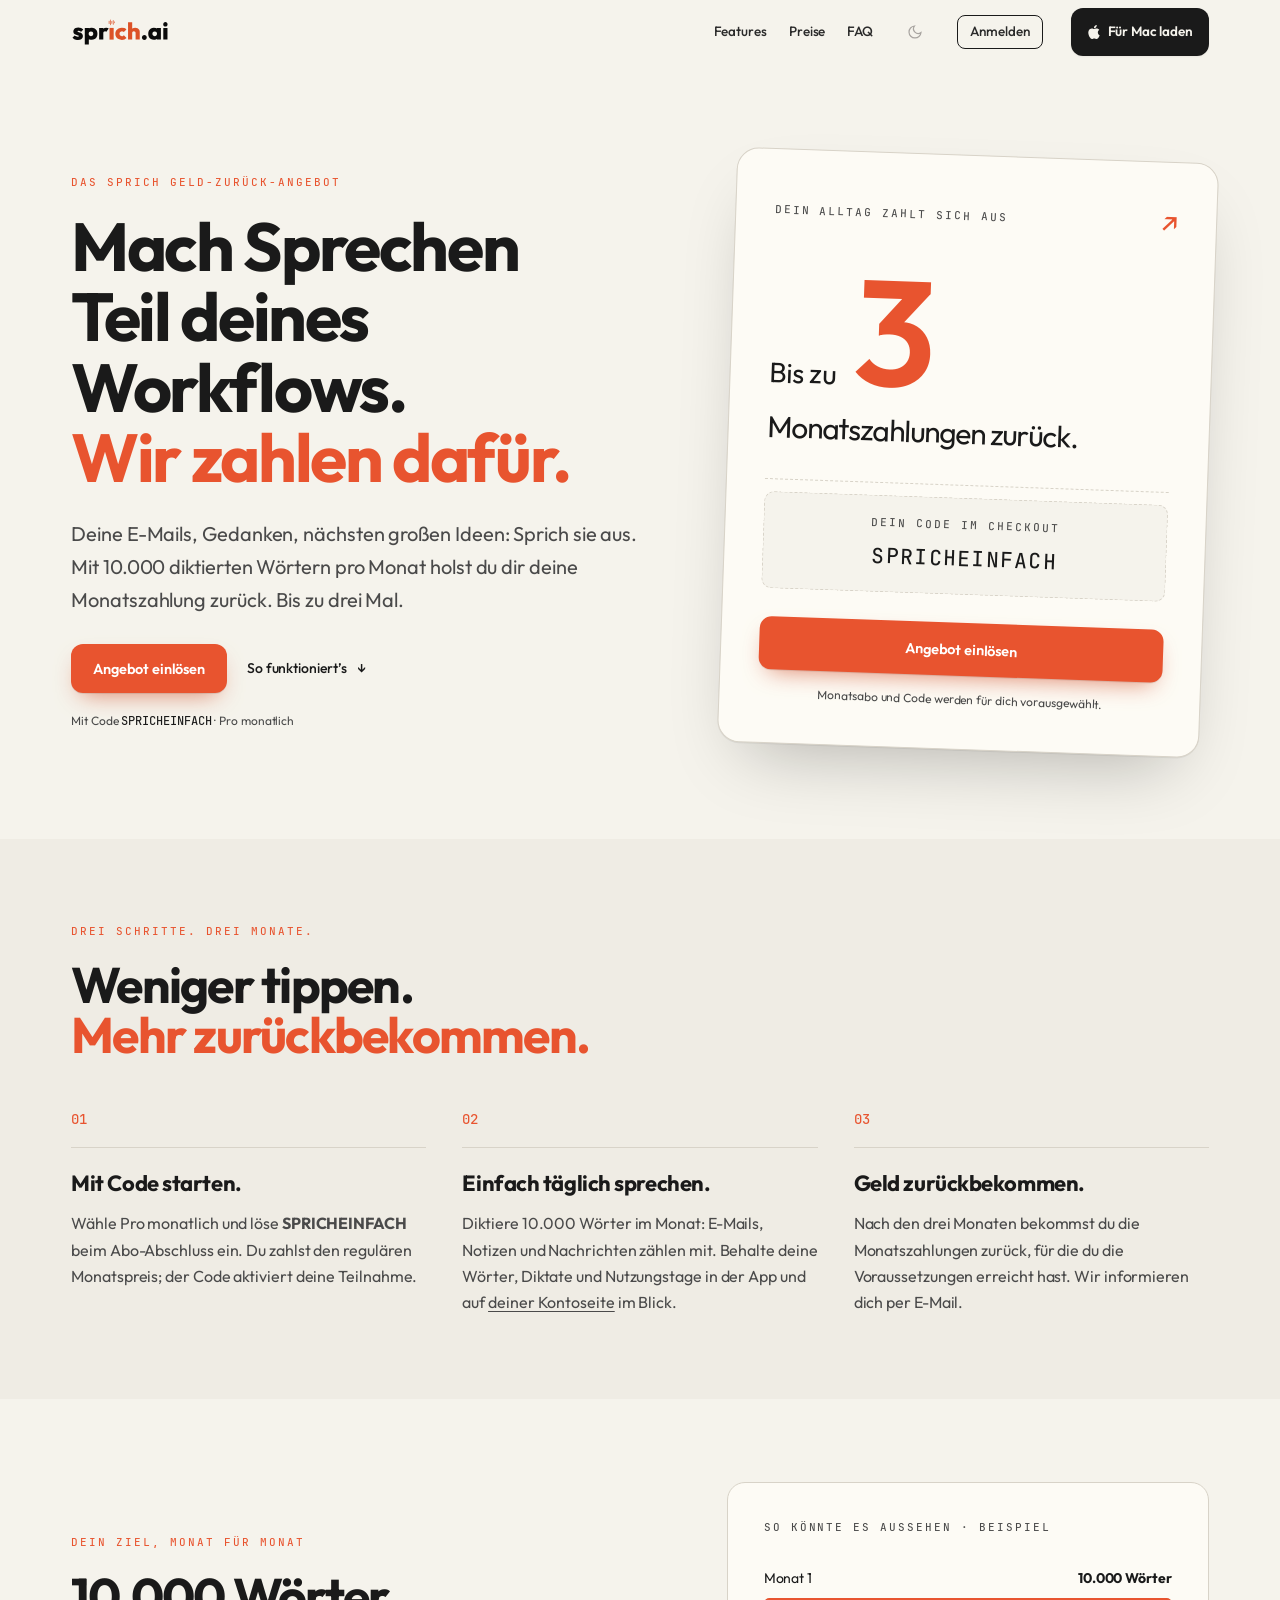
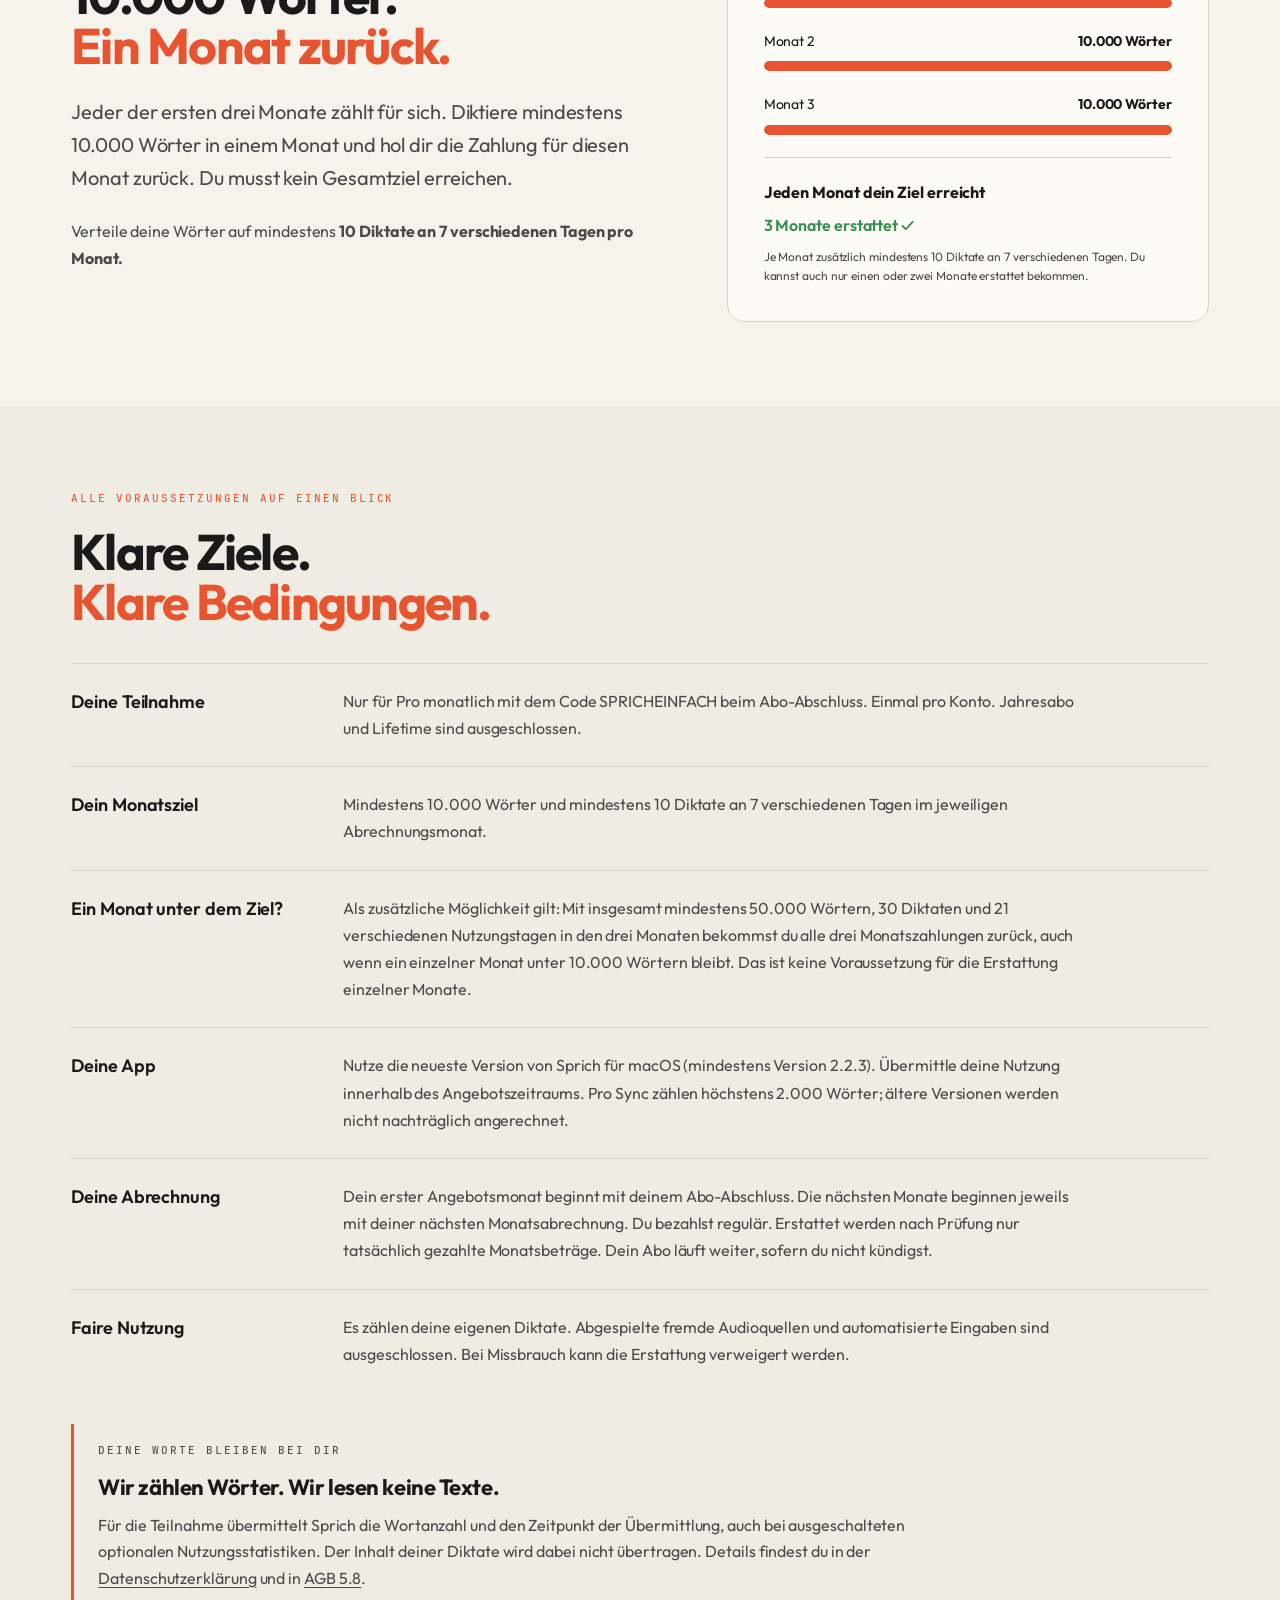
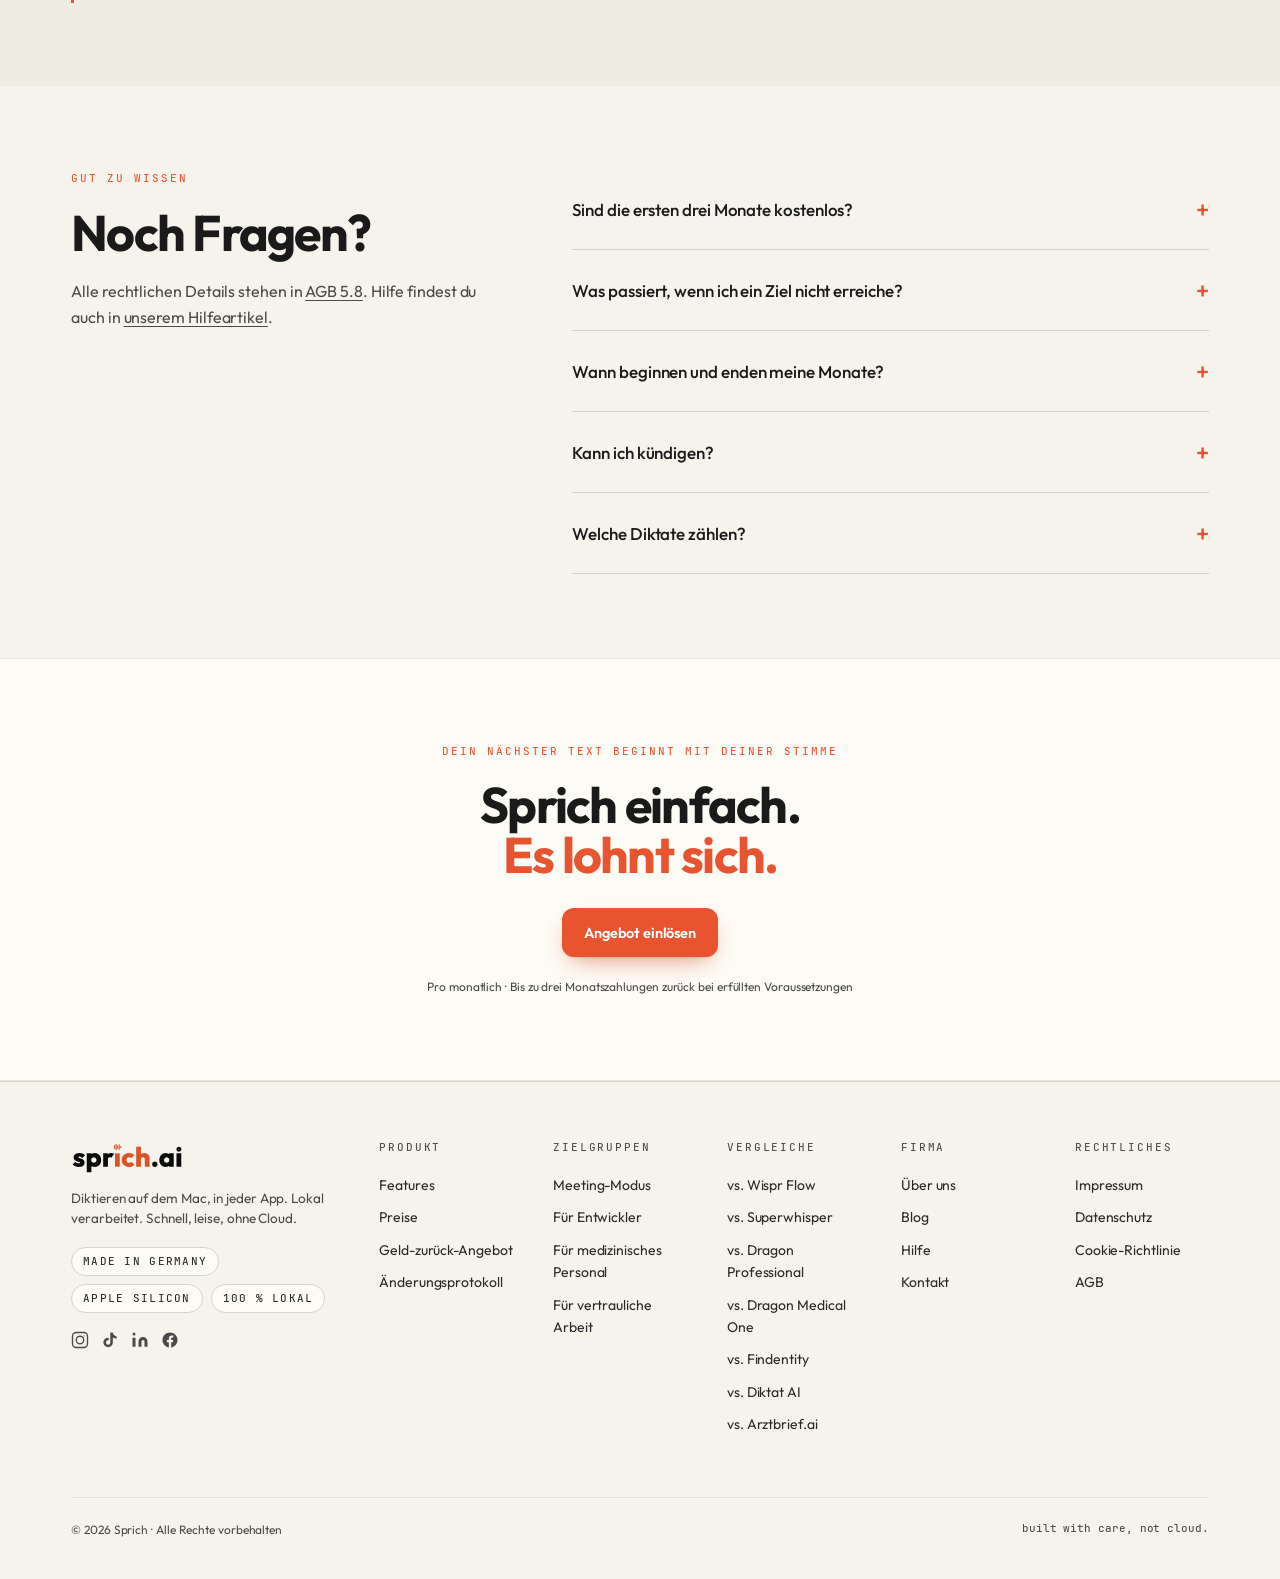
<file: v5/index.html>
<!DOCTYPE html><html lang="de" class="outfit_3907d2c3-module__COBjUq__variable fraunces_93128a2b-module__v168Qq__variable jetbrains_e8d403b8-module___cNS3W__variable"><head>
<meta charset="utf-8"/>
<meta name="viewport" content="width=device-width, initial-scale=1"/>
<meta name="robots" content="noindex, nofollow"/>
<title>Sprich einfach. Hol dir bis zu 3 Monate zurück.</title>
<meta name="description" content="Pro monatlich mit SPRICHEINFACH starten: 10.000 Wörter pro Monat diktieren und die Monatszahlung zurückholen."/>
<link rel="icon" href="https://www.sprich.ai/favicon.ico"/>
<link rel="stylesheet" href="../assets/css/fonts.css"/>
<link rel="stylesheet" href="../assets/css/site.css"/>
<link rel="stylesheet" href="../assets/css/variants.css"/>
</head><body><div hidden=""><!--$--><!--/$--></div><div class="homepage moneyback"><nav class="h-nav"><div class="wrap h-nav-inner"><a href="https://www.sprich.ai/" class="h-nav-brand" aria-label="sprich.ai"><img src="../assets/img/wordmark-black.svg" alt="" width="98" height="28" class="h-nav-wordmark h-nav-wordmark--light"/><img src="../assets/img/wordmark-white.svg" alt="" width="98" height="28" class="h-nav-wordmark h-nav-wordmark--dark"/></a><div style="flex:1"></div><div class="h-nav-links"><a href="https://www.sprich.ai/#features">Features</a><a href="https://www.sprich.ai/#preise">Preise</a><a href="https://www.sprich.ai/#faq">FAQ</a></div><button class="hp-theme-toggle" aria-label="Dark mode"><svg width="16" height="16" viewBox="0 0 24 24" fill="none" stroke="currentColor" stroke-width="1.8" stroke-linecap="round"><path d="M21 12.79A9 9 0 1 1 11.21 3 7 7 0 0 0 21 12.79z"></path></svg></button><a href="https://www.sprich.ai/auth" class="h-nav-auth" style="display:inline-flex;align-items:center;gap:6px;height:34px;padding:0 12px;border-radius:8px;border:0.5px solid var(--line);background:transparent;color:var(--ink-soft);font-size:13.5px;font-weight:500;text-decoration:none;flex-shrink:0;white-space:nowrap;box-sizing:border-box">Anmelden</a><a href="https://www.sprich.ai/download" class="btn btn-primary h-nav-download" style="padding:9px 16px;font-size:13.5px;display:flex;align-items:center;gap:7px"><svg viewBox="0 0 24 24" fill="currentColor" width="14" height="14" aria-hidden="true"><path d="M12.152 6.896c-.948 0-2.415-1.078-3.96-1.04-2.04.027-3.91 1.183-4.961 3.014-2.117 3.675-.546 9.103 1.519 12.09 1.013 1.454 2.208 3.09 3.792 3.039 1.52-.065 2.09-.987 3.935-.987 1.831 0 2.35.987 3.96.948 1.637-.026 2.676-1.48 3.676-2.948 1.156-1.688 1.636-3.325 1.662-3.415-.039-.013-3.182-1.221-3.22-4.857-.026-3.04 2.48-4.494 2.597-4.559-1.429-2.09-3.623-2.324-4.39-2.376-2-.156-3.675 1.09-4.61 1.09zM15.53 3.83c.843-1.012 1.4-2.427 1.245-3.83-1.207.052-2.662.805-3.532 1.818-.78.896-1.454 2.338-1.273 3.714 1.338.104 2.715-.688 3.559-1.701"></path></svg>Für Mac laden</a></div></nav><main><section class="moneyback_hero"><div class="wrap moneyback_hero-grid"><div><p class="kicker moneyback_eyebrow">Das Sprich Geld-zurück-Angebot</p><h1 class="hed">Mach Sprechen<br/>Teil deines Workflows.<br/><em>Wir zahlen dafür.</em></h1><p class="moneyback_intro">Deine E-Mails, Gedanken, nächsten großen Ideen: Sprich sie aus. Mit 10.000 diktierten Wörtern pro Monat holst du dir deine Monatszahlung zurück. Bis zu drei Mal.</p><div class="moneyback_actions"><a class="btn btn-accent" href="https://www.sprich.ai/pricing?plan=monthly&amp;promo=SPRICHEINFACH&amp;utm_source=lehrveranstaltung&amp;utm_medium=landingpage&amp;utm_campaign=spricheinfach-test&amp;utm_content=v5">Angebot einlösen</a><a class="moneyback_text-link" href="#so-funktionierts">So funktioniert’s <span aria-hidden="true">↓</span></a></div><p class="moneyback_fineprint">Mit Code <strong class="mono">SPRICHEINFACH</strong> · Pro monatlich</p></div><div class="moneyback_receipt"><div class="moneyback_receipt-top"><span class="kicker">Dein Alltag zahlt sich aus</span><span aria-hidden="true">↗</span></div><p class="moneyback_big-number">Bis zu <strong>3</strong></p><p class="moneyback_receipt-title">Monatszahlungen zurück.</p><div class="moneyback_receipt-rule"></div><div class="moneyback_redemption"><div class="moneyback_receipt-code"><span class="kicker">Dein Code im Checkout</span><strong class="mono">SPRICHEINFACH</strong></div><div class="moneyback_receipt-actions"><a class="btn btn-accent moneyback_redeem" href="https://www.sprich.ai/pricing?plan=monthly&amp;promo=SPRICHEINFACH&amp;utm_source=lehrveranstaltung&amp;utm_medium=landingpage&amp;utm_campaign=spricheinfach-test&amp;utm_content=v5">Angebot einlösen</a><p class="moneyback_fineprint moneyback_redeem-note">Monatsabo und Code werden für dich vorausgewählt.</p></div></div></div></div></section><section id="so-funktionierts" class="moneyback_steps-section"><div class="wrap"><p class="kicker moneyback_eyebrow">Drei Schritte. Drei Monate.</p><h2 class="hed">Weniger tippen.<br/><em>Mehr zurückbekommen.</em></h2><ol class="moneyback_steps"><li><span class="mono moneyback_step-number">01</span><h3>Mit Code starten.</h3><p>Wähle Pro monatlich und löse <strong>SPRICHEINFACH</strong> beim Abo-Abschluss ein. Du zahlst den regulären Monatspreis; der Code aktiviert deine Teilnahme.</p></li><li><span class="mono moneyback_step-number">02</span><h3>Einfach täglich sprechen.</h3><p>Diktiere 10.000 Wörter im Monat: E-Mails, Notizen und Nachrichten zählen mit. Behalte deine Wörter, Diktate und Nutzungstage in der App und auf <a href="https://www.sprich.ai/account">deiner Kontoseite</a> im Blick.</p></li><li><span class="mono moneyback_step-number">03</span><h3>Geld zurückbekommen.</h3><p>Nach den drei Monaten bekommst du die Monatszahlungen zurück, für die du die Voraussetzungen erreicht hast. Wir informieren dich per E-Mail.</p></li></ol></div></section><section id="monatsziel"><div class="wrap moneyback_safety-grid"><div><p class="kicker moneyback_eyebrow">Dein Ziel, Monat für Monat</p><h2 class="hed">10.000 Wörter.<br/><em>Ein Monat zurück.</em></h2><p class="moneyback_intro">Jeder der ersten drei Monate zählt für sich. Diktiere mindestens 10.000 Wörter in einem Monat und hol dir die Zahlung für diesen Monat zurück. Du musst kein Gesamtziel erreichen.</p><p class="moneyback_support">Verteile deine Wörter auf mindestens <strong>10 Diktate an 7 verschiedenen Tagen pro Monat.</strong></p></div><figure class="moneyback_example"><figcaption class="kicker">So könnte es aussehen · Beispiel</figcaption><div class="moneyback_example-row"><div><span>Monat <!-- -->1</span><strong>10.000 Wörter</strong></div><div class="moneyback_bar" aria-hidden="true"><span style="width:100%"></span></div></div><div class="moneyback_example-row"><div><span>Monat <!-- -->2</span><strong>10.000 Wörter</strong></div><div class="moneyback_bar" aria-hidden="true"><span style="width:100%"></span></div></div><div class="moneyback_example-row"><div><span>Monat <!-- -->3</span><strong>10.000 Wörter</strong></div><div class="moneyback_bar" aria-hidden="true"><span style="width:100%"></span></div></div><div class="moneyback_example-total"><strong>Jeden Monat dein Ziel erreicht</strong><span>3 Monate erstattet <span aria-hidden="true">✓</span></span></div><p class="moneyback_fineprint">Je Monat zusätzlich mindestens 10 Diktate an 7 verschiedenen Tagen. Du kannst auch nur einen oder zwei Monate erstattet bekommen.</p></figure></div></section><section id="bedingungen" class="moneyback_conditions-section"><div class="wrap"><p class="kicker moneyback_eyebrow">Alle Voraussetzungen auf einen Blick</p><h2 class="hed">Klare Ziele.<br/><em>Klare Bedingungen.</em></h2><dl class="moneyback_conditions"><div><dt>Deine Teilnahme</dt><dd>Nur für Pro monatlich mit dem Code SPRICHEINFACH beim Abo-Abschluss. Einmal pro Konto. Jahresabo und Lifetime sind ausgeschlossen.</dd></div><div><dt>Dein Monatsziel</dt><dd>Mindestens 10.000 Wörter und mindestens 10 Diktate an 7 verschiedenen Tagen im jeweiligen Abrechnungsmonat.</dd></div><div><dt>Ein Monat unter dem Ziel?</dt><dd>Als zusätzliche Möglichkeit gilt: Mit insgesamt mindestens 50.000 Wörtern, 30 Diktaten und 21 verschiedenen Nutzungstagen in den drei Monaten bekommst du alle drei Monatszahlungen zurück, auch wenn ein einzelner Monat unter 10.000 Wörtern bleibt. Das ist keine Voraussetzung für die Erstattung einzelner Monate.</dd></div><div><dt>Deine App</dt><dd>Nutze die neueste Version von Sprich für macOS (mindestens Version <!-- -->2.2.3<!-- -->). Übermittle deine Nutzung innerhalb des Angebotszeitraums. Pro Sync zählen höchstens 2.000 Wörter; ältere Versionen werden nicht nachträglich angerechnet.</dd></div><div><dt>Deine Abrechnung</dt><dd>Dein erster Angebotsmonat beginnt mit deinem Abo-Abschluss. Die nächsten Monate beginnen jeweils mit deiner nächsten Monatsabrechnung. Du bezahlst regulär. Erstattet werden nach Prüfung nur tatsächlich gezahlte Monatsbeträge. Dein Abo läuft weiter, sofern du nicht kündigst.</dd></div><div><dt>Faire Nutzung</dt><dd>Es zählen deine eigenen Diktate. Abgespielte fremde Audioquellen und automatisierte Eingaben sind ausgeschlossen. Bei Missbrauch kann die Erstattung verweigert werden.</dd></div></dl><aside class="moneyback_privacy"><span class="kicker">Deine Worte bleiben bei dir</span><h3>Wir zählen Wörter. Wir lesen keine Texte.</h3><p>Für die Teilnahme übermittelt Sprich die Wortanzahl und den Zeitpunkt der Übermittlung, auch bei ausgeschalteten optionalen Nutzungsstatistiken. Der Inhalt deiner Diktate wird dabei nicht übertragen. Details findest du in der <a href="https://www.sprich.ai/privacy-policy">Datenschutzerklärung</a> und in <a href="https://www.sprich.ai/terms#geld-zurueck-angebot">AGB 5.8</a>.</p></aside></div></section><section><div class="wrap moneyback_faq"><div><p class="kicker moneyback_eyebrow">Gut zu wissen</p><h2 class="hed">Noch Fragen?</h2><p>Alle rechtlichen Details stehen in <a href="https://www.sprich.ai/terms#geld-zurueck-angebot">AGB 5.8</a>. Hilfe findest du auch in <a href="https://www.sprich.ai/hilfe/geld-zurueck-angebot">unserem Hilfeartikel</a>.</p></div><div><details><summary>Sind die ersten drei Monate kostenlos?<span aria-hidden="true">+</span></summary><p>Du bezahlst dein Pro-Monatsabo zunächst regulär. Nach den ersten drei Abrechnungsmonaten prüft unser Team die Voraussetzungen und erstattet die tatsächlich gezahlten Beträge der qualifizierten Monate auf dein ursprüngliches Zahlungsmittel. Laut AGB erfolgt das in der Regel innerhalb von 14 Tagen nach Ende des Angebotszeitraums.</p></details><details><summary>Was passiert, wenn ich ein Ziel nicht erreiche?<span aria-hidden="true">+</span></summary><p>Du bekommst jeden Monat zurück, in dem du alle Monatsziele erreichst. Schaffst du insgesamt 50.000 Wörter, mindestens 30 Diktate und 21 verschiedene Nutzungstage, werden alle drei Monate erstattet, auch wenn ein einzelner Monat unter dem Wortziel liegt. Erreichst du keine dieser Voraussetzungen, gibt es keine Erstattung.</p></details><details><summary>Wann beginnen und enden meine Monate?<span aria-hidden="true">+</span></summary><p>Deine drei Angebotsmonate beginnen mit dem Abo-Abschluss und folgen den monatlichen Abrechnungen deines Abos, nicht den Kalendermonaten. Deine persönlichen Zeiträume und deinen Fortschritt findest du in der App und unter sprich.ai/account.</p></details><details><summary>Kann ich kündigen?<span aria-hidden="true">+</span></summary><p>Du kannst dein Monatsabo gemäß den AGB jederzeit kündigen. Das Angebot beendet das Abo nicht automatisch: Es läuft nach dem Angebotszeitraum regulär weiter, wenn du nicht kündigst. Nur tatsächlich bezahlte Monatsrechnungen können erstattet werden.</p></details><details><summary>Welche Diktate zählen?<span aria-hidden="true">+</span></summary><p>Es zählen eigene Diktate mit Sprich 2.2.3 oder neuer, deren Wortanzahl innerhalb des Angebotszeitraums übermittelt wird. Pro Sync werden höchstens 2.000 Wörter angerechnet. Wörter aus abgespielten Videos, Podcasts oder automatisierten Eingaben zählen nicht. Ältere App-Versionen zählen nicht rückwirkend; bei Missbrauch kann die Erstattung verweigert werden.</p></details></div></div></section><section class="moneyback_final"><div class="wrap"><p class="kicker moneyback_eyebrow">Dein nächster Text beginnt mit deiner Stimme</p><h2 class="hed">Sprich einfach.<br/><em>Es lohnt sich.</em></h2><a href="https://www.sprich.ai/pricing?plan=monthly&amp;promo=SPRICHEINFACH&amp;utm_source=lehrveranstaltung&amp;utm_medium=landingpage&amp;utm_campaign=spricheinfach-test&amp;utm_content=v5" class="btn btn-accent">Angebot einlösen</a><p class="moneyback_fineprint">Pro monatlich · Bis zu drei Monatszahlungen zurück bei erfüllten Voraussetzungen</p></div></section></main><footer><div class="wrap"><div class="cols"><div class="hcol" style="gap:14px"><div class="hrow" style="gap:9px;align-items:center"><span class="brand_wordmark" style="display:inline-flex;flex-shrink:0;width:112px;height:32px"><img alt="Sprich" loading="lazy" width="112" height="32" decoding="async" data-nimg="1" class="h-nav-wordmark h-nav-wordmark--light" style="color:transparent;width:112px;height:32px" src="../assets/img/wordmark-black.svg"/><img alt="Sprich" loading="lazy" width="112" height="32" decoding="async" data-nimg="1" class="h-nav-wordmark h-nav-wordmark--dark" style="color:transparent;width:112px;height:32px" src="../assets/img/wordmark-white.svg"/></span></div><p style="font-size:13.5px;color:var(--ink-mute);max-width:320px;line-height:1.55;margin:0">Diktieren auf dem Mac, in jeder App. Lokal verarbeitet. Schnell, leise, ohne Cloud.</p><div class="hrow" style="gap:8px;margin-top:4px;flex-wrap:wrap"><span class="chip">Made in Germany</span><span class="chip">Apple Silicon</span><span class="chip">100 % lokal</span></div><div class="hrow" style="gap:12px;margin-top:4px"><a href="https://www.instagram.com/sprich.ai/" target="_blank" rel="noopener noreferrer" aria-label="Instagram" style="color:var(--ink-mute);display:flex;padding:0"><svg width="18" height="18" viewBox="0 0 24 24" fill="none" stroke="currentColor" stroke-width="1.8" stroke-linecap="round" stroke-linejoin="round"><rect x="2" y="2" width="20" height="20" rx="5"></rect><circle cx="12" cy="12" r="5"></circle><circle cx="17.5" cy="6.5" r="0.8" fill="currentColor" stroke="none"></circle></svg></a><a href="https://www.tiktok.com/@sprich.ai" target="_blank" rel="noopener noreferrer" aria-label="TikTok" style="color:var(--ink-mute);display:flex;padding:0"><svg width="18" height="18" viewBox="0 0 24 24" fill="currentColor"><path d="M19.59 6.69a4.83 4.83 0 0 1-3.77-4.25V2h-3.45v13.67a2.89 2.89 0 0 1-2.88 2.5 2.89 2.89 0 0 1-2.89-2.89 2.89 2.89 0 0 1 2.89-2.89c.28 0 .54.04.79.1V9.01a6.33 6.33 0 0 0-.79-.05 6.34 6.34 0 0 0-6.34 6.34 6.34 6.34 0 0 0 6.34 6.34 6.34 6.34 0 0 0 6.33-6.34V8.69a8.27 8.27 0 0 0 4.83 1.54V6.79a4.85 4.85 0 0 1-1.06-.1z"></path></svg></a><a href="https://www.linkedin.com/company/sprich-ai-die-deutsche-ki-diktierl%C3%B6sung/" target="_blank" rel="noopener noreferrer" aria-label="LinkedIn" style="color:var(--ink-mute);display:flex;padding:0"><svg width="18" height="18" viewBox="0 0 24 24" fill="currentColor"><path d="M16 8a6 6 0 0 1 6 6v7h-4v-7a2 2 0 0 0-2-2 2 2 0 0 0-2 2v7h-4v-7a6 6 0 0 1 6-6zM2 9h4v12H2z"></path><circle cx="4" cy="4" r="2"></circle></svg></a><a href="https://www.facebook.com/people/Sprichai/61579548700005/" target="_blank" rel="noopener noreferrer" aria-label="Facebook" style="color:var(--ink-mute);display:flex;padding:0"><svg width="18" height="18" viewBox="0 0 24 24" fill="currentColor"><path d="M22 12.06C22 6.5 17.52 2 12 2S2 6.5 2 12.06c0 5.02 3.66 9.18 8.44 9.94v-7.03H7.9v-2.91h2.54V9.85c0-2.52 1.49-3.92 3.77-3.92 1.09 0 2.24.2 2.24.2v2.46h-1.26c-1.24 0-1.63.78-1.63 1.57v1.9h2.78l-.45 2.91h-2.33v7.03C18.34 21.24 22 17.08 22 12.06z"></path></svg></a></div></div><div><h4>Produkt</h4><a href="https://www.sprich.ai/#features">Features</a><a href="https://www.sprich.ai/#preise">Preise</a><a href="https://www.sprich.ai/spricheinfach">Geld-zurück-Angebot</a><a href="https://www.sprich.ai/changelog">Änderungsprotokoll</a></div><div><h4>Zielgruppen</h4><a href="https://www.sprich.ai/meeting-mode">Meeting-Modus</a><a href="https://www.sprich.ai/fur-entwickler">Für Entwickler</a><a href="https://www.sprich.ai/fur-medizin">Für medizinisches Personal</a><a href="https://www.sprich.ai/fur-vertrauliche-arbeit">Für vertrauliche Arbeit</a></div><div><h4>Vergleiche</h4><a href="https://www.sprich.ai/vs/wispr-flow">vs. Wispr Flow</a><a href="https://www.sprich.ai/vs/superwhisper">vs. Superwhisper</a><a href="https://www.sprich.ai/vs/dragon-professional">vs. Dragon Professional</a><a href="https://www.sprich.ai/vs/dragon-medical-one">vs. Dragon Medical One</a><a href="https://www.sprich.ai/vs/findentity">vs. Findentity</a><a href="https://www.sprich.ai/vs/diktat-ai">vs. Diktat AI</a><a href="https://www.sprich.ai/vs/arztbrief-ai">vs. Arztbrief.ai</a></div><div><h4>Firma</h4><a href="https://www.sprich.ai/about">Über uns</a><a href="https://www.sprich.ai/blog">Blog</a><a href="https://www.sprich.ai/hilfe">Hilfe</a><a href="https://www.sprich.ai/contact">Kontakt</a></div><div><h4>Rechtliches</h4><a href="https://www.sprich.ai/imprint">Impressum</a><a href="https://www.sprich.ai/privacy-policy">Datenschutz</a><a href="https://www.sprich.ai/cookies">Cookie-Richtlinie</a><a href="https://www.sprich.ai/terms">AGB</a></div></div><div class="between" style="margin-top:56px;padding-top:22px;border-top:0.5px solid var(--line-hair);flex-wrap:wrap;gap:12px"><span style="font-size:12px;color:var(--ink-mute)">© 2026 Sprich · Alle Rechte vorbehalten</span><span class="mono" style="font-size:11px;color:var(--ink-mute)">built with care, not cloud.</span></div></div></footer></div><!--$--><!--/$--><script>
document.querySelector('.hp-theme-toggle')?.addEventListener('click',()=>{
  const r=document.documentElement;
  r.dataset.theme = r.dataset.theme==='dark' ? 'light' : 'dark';
});
</script></body></html>
</file>
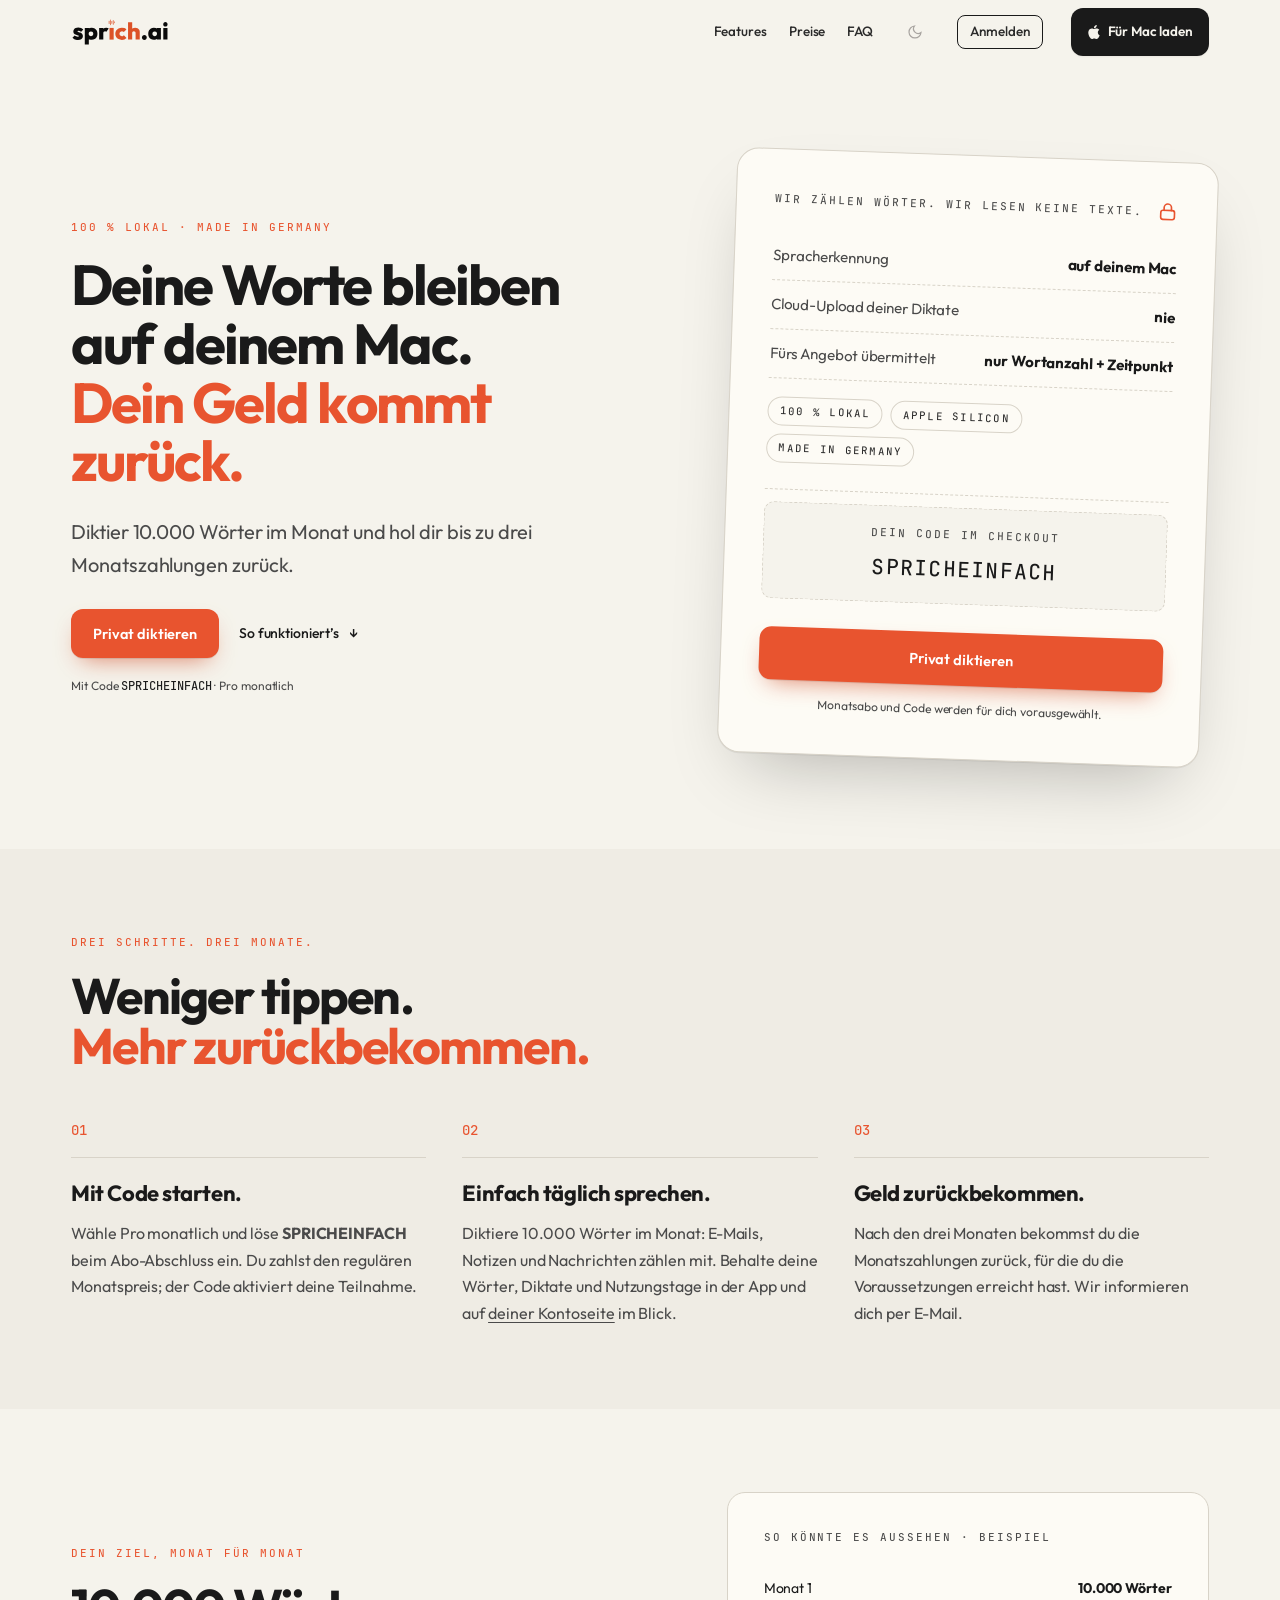
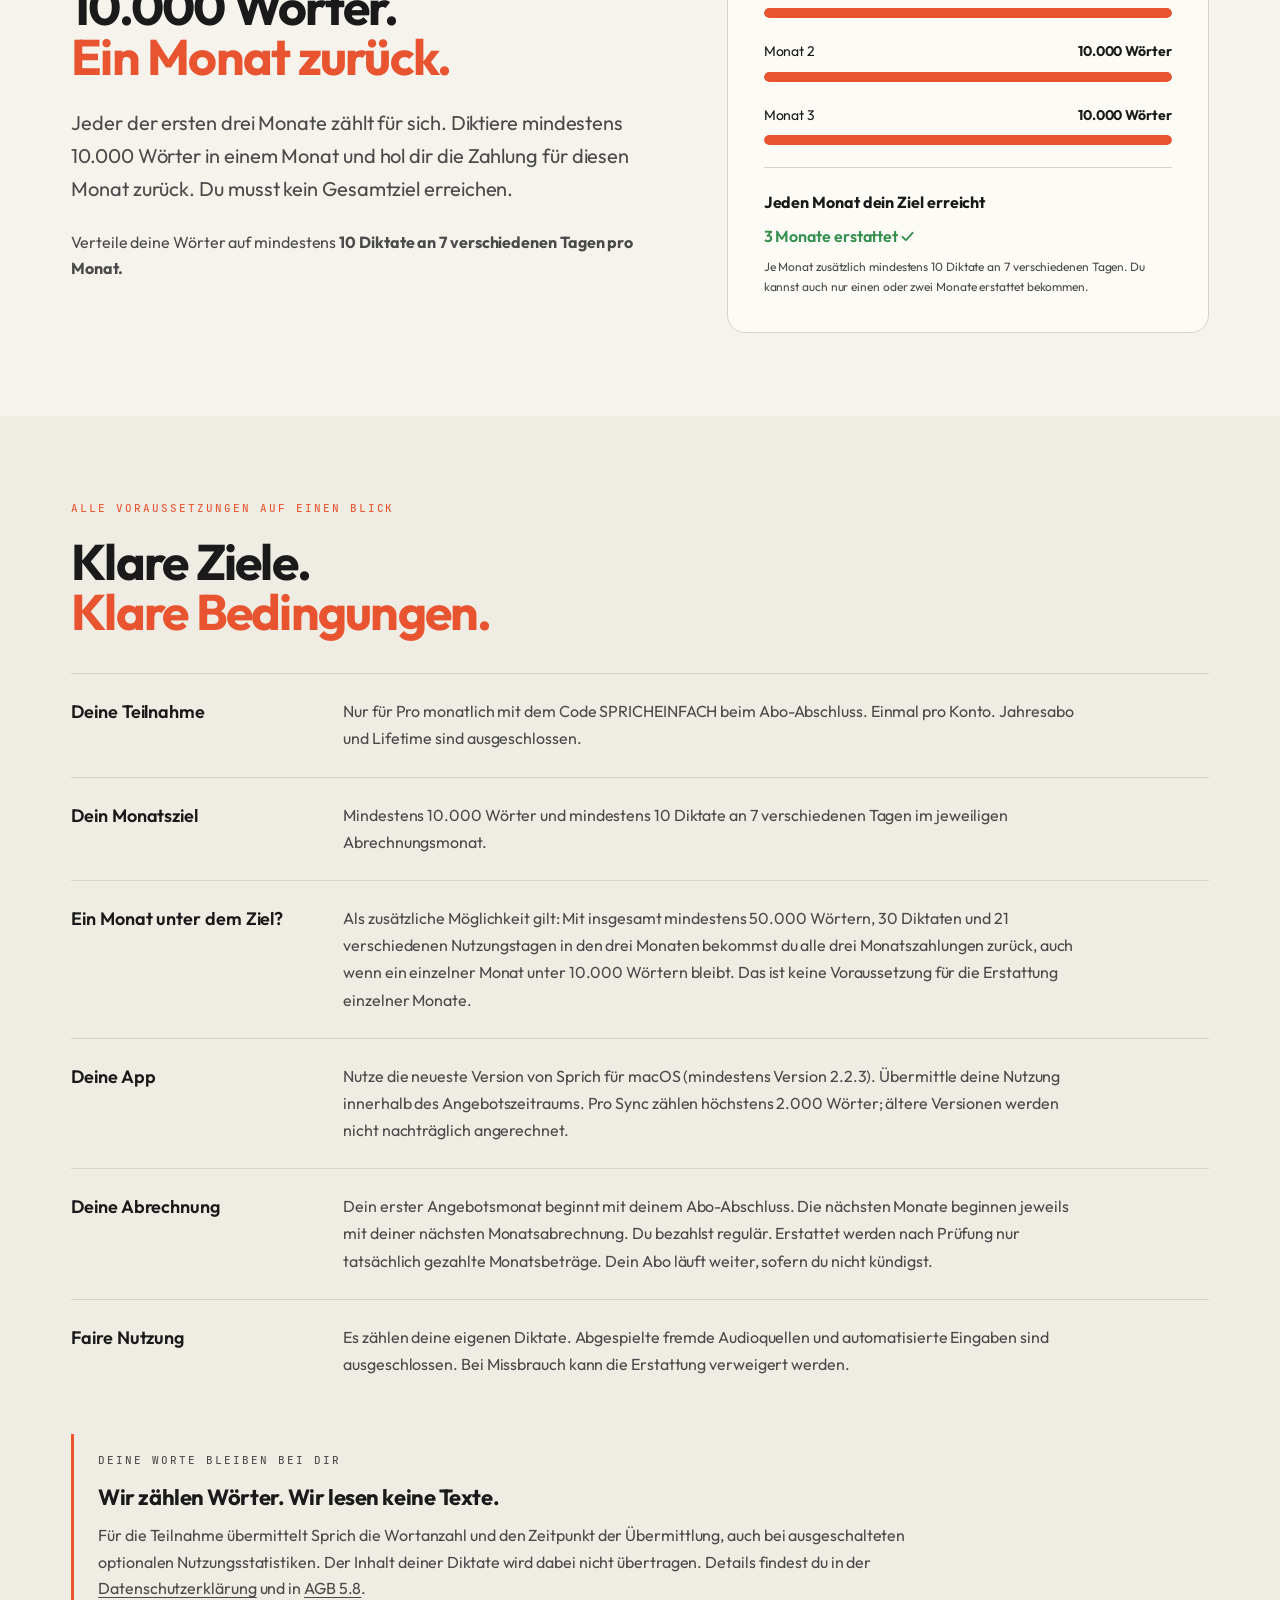
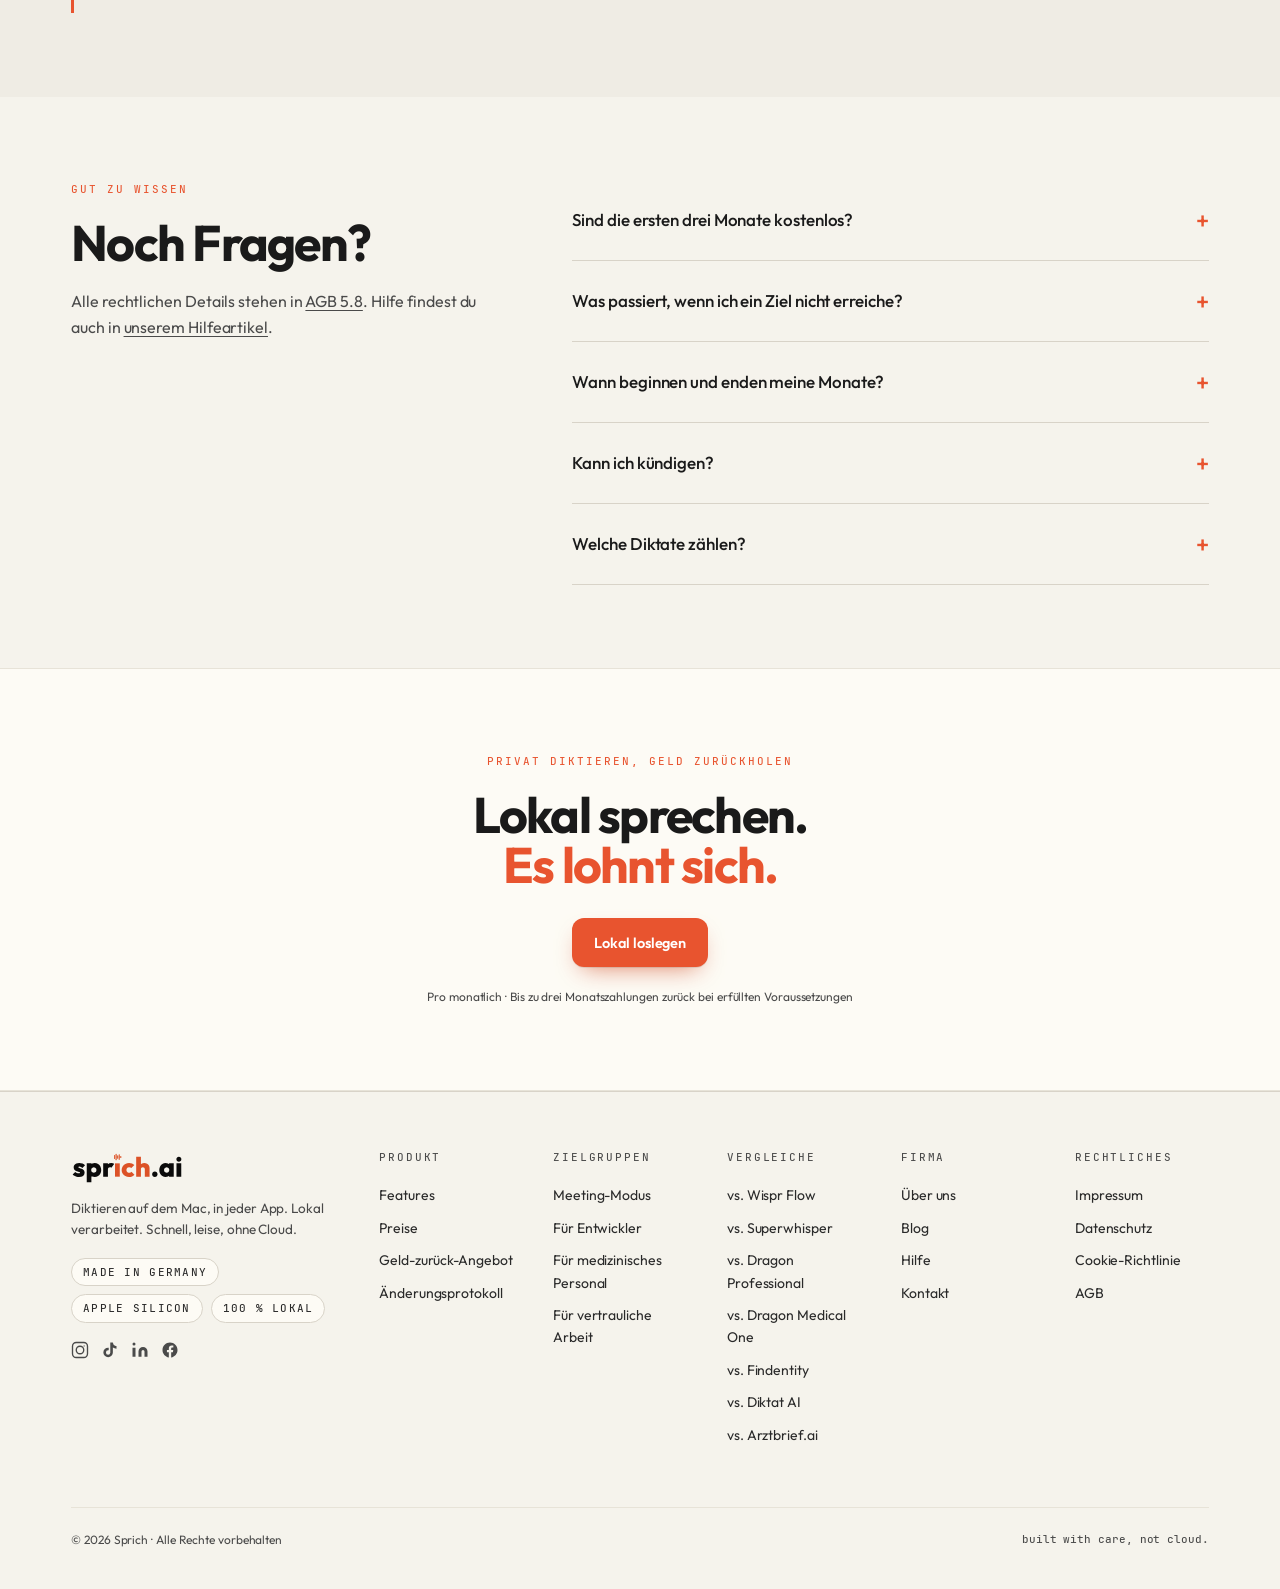
<file: v6/index.html>
<!DOCTYPE html><html lang="de" class="outfit_3907d2c3-module__COBjUq__variable fraunces_93128a2b-module__v168Qq__variable jetbrains_e8d403b8-module___cNS3W__variable"><head>
<meta charset="utf-8"/>
<meta name="viewport" content="width=device-width, initial-scale=1"/>
<meta name="robots" content="noindex, nofollow"/>
<title>Deine Worte bleiben auf deinem Mac.</title>
<meta name="description" content="100 % lokal, keine Cloud: Diktiere mit Sprich 10.000 Wörter im Monat und hol dir bis zu drei Monatszahlungen zurück."/>
<link rel="icon" href="https://www.sprich.ai/favicon.ico"/>
<link rel="stylesheet" href="../assets/css/fonts.css"/>
<link rel="stylesheet" href="../assets/css/site.css"/>
<link rel="stylesheet" href="../assets/css/variants.css"/>
</head><body><div hidden=""><!--$--><!--/$--></div><div class="homepage moneyback"><nav class="h-nav"><div class="wrap h-nav-inner"><a href="https://www.sprich.ai/" class="h-nav-brand" aria-label="sprich.ai"><img src="../assets/img/wordmark-black.svg" alt="" width="98" height="28" class="h-nav-wordmark h-nav-wordmark--light"/><img src="../assets/img/wordmark-white.svg" alt="" width="98" height="28" class="h-nav-wordmark h-nav-wordmark--dark"/></a><div style="flex:1"></div><div class="h-nav-links"><a href="https://www.sprich.ai/#features">Features</a><a href="https://www.sprich.ai/#preise">Preise</a><a href="https://www.sprich.ai/#faq">FAQ</a></div><button class="hp-theme-toggle" aria-label="Dark mode"><svg width="16" height="16" viewBox="0 0 24 24" fill="none" stroke="currentColor" stroke-width="1.8" stroke-linecap="round"><path d="M21 12.79A9 9 0 1 1 11.21 3 7 7 0 0 0 21 12.79z"></path></svg></button><a href="https://www.sprich.ai/auth" class="h-nav-auth" style="display:inline-flex;align-items:center;gap:6px;height:34px;padding:0 12px;border-radius:8px;border:0.5px solid var(--line);background:transparent;color:var(--ink-soft);font-size:13.5px;font-weight:500;text-decoration:none;flex-shrink:0;white-space:nowrap;box-sizing:border-box">Anmelden</a><a href="https://www.sprich.ai/download" class="btn btn-primary h-nav-download" style="padding:9px 16px;font-size:13.5px;display:flex;align-items:center;gap:7px"><svg viewBox="0 0 24 24" fill="currentColor" width="14" height="14" aria-hidden="true"><path d="M12.152 6.896c-.948 0-2.415-1.078-3.96-1.04-2.04.027-3.91 1.183-4.961 3.014-2.117 3.675-.546 9.103 1.519 12.09 1.013 1.454 2.208 3.09 3.792 3.039 1.52-.065 2.09-.987 3.935-.987 1.831 0 2.35.987 3.96.948 1.637-.026 2.676-1.48 3.676-2.948 1.156-1.688 1.636-3.325 1.662-3.415-.039-.013-3.182-1.221-3.22-4.857-.026-3.04 2.48-4.494 2.597-4.559-1.429-2.09-3.623-2.324-4.39-2.376-2-.156-3.675 1.09-4.61 1.09zM15.53 3.83c.843-1.012 1.4-2.427 1.245-3.83-1.207.052-2.662.805-3.532 1.818-.78.896-1.454 2.338-1.273 3.714 1.338.104 2.715-.688 3.559-1.701"></path></svg>Für Mac laden</a></div></nav><main><section class="moneyback_hero vx-hero-long"><div class="wrap moneyback_hero-grid"><div><p class="kicker moneyback_eyebrow">100 % lokal · Made in Germany</p><h1 class="hed">Deine Worte bleiben auf deinem Mac.<br/><em>Dein Geld kommt zurück.</em></h1><p class="moneyback_intro">Diktier 10.000 Wörter im Monat und hol dir bis zu drei Monatszahlungen zurück.</p><div class="moneyback_actions"><a class="btn btn-accent" href="https://www.sprich.ai/pricing?plan=monthly&amp;promo=SPRICHEINFACH&amp;utm_source=lehrveranstaltung&amp;utm_medium=landingpage&amp;utm_campaign=spricheinfach-test&amp;utm_content=v6">Privat diktieren</a><a class="moneyback_text-link" href="#so-funktionierts">So funktioniert’s <span aria-hidden="true">↓</span></a></div><p class="moneyback_fineprint">Mit Code <strong class="mono">SPRICHEINFACH</strong> · Pro monatlich</p></div><div class="moneyback_receipt vx-privacy">
<div class="moneyback_receipt-top"><span class="kicker">Wir zählen Wörter. Wir lesen keine Texte.</span><svg class="vx-lock" aria-hidden="true" width="22" height="22" viewBox="0 0 24 24" fill="none" stroke="currentColor" stroke-width="1.8" stroke-linecap="round"><rect x="4.5" y="10.5" width="15" height="10" rx="2.5"/><path d="M8 10.5V7.5a4 4 0 0 1 8 0v3"/></svg></div>
<ul class="vx-privacy-list">
<li><span>Spracherkennung</span><strong>auf deinem Mac</strong></li>
<li><span>Cloud-Upload deiner Diktate</span><strong>nie</strong></li>
<li><span>Fürs Angebot übermittelt</span><strong>nur Wortanzahl + Zeitpunkt</strong></li>
</ul>
<div class="vx-chips"><span class="chip">100 % lokal</span><span class="chip">Apple Silicon</span><span class="chip">Made in Germany</span></div>
<div class="moneyback_receipt-rule"></div>
<div class="moneyback_redemption"><div class="moneyback_receipt-code"><span class="kicker">Dein Code im Checkout</span><strong class="mono">SPRICHEINFACH</strong></div><div class="moneyback_receipt-actions"><a class="btn btn-accent moneyback_redeem" href="https://www.sprich.ai/pricing?plan=monthly&amp;promo=SPRICHEINFACH&amp;utm_source=lehrveranstaltung&amp;utm_medium=landingpage&amp;utm_campaign=spricheinfach-test&amp;utm_content=v6">Privat diktieren</a><p class="moneyback_fineprint moneyback_redeem-note">Monatsabo und Code werden für dich vorausgewählt.</p></div></div>
</div></div></section><section id="so-funktionierts" class="moneyback_steps-section"><div class="wrap"><p class="kicker moneyback_eyebrow">Drei Schritte. Drei Monate.</p><h2 class="hed">Weniger tippen.<br/><em>Mehr zurückbekommen.</em></h2><ol class="moneyback_steps"><li><span class="mono moneyback_step-number">01</span><h3>Mit Code starten.</h3><p>Wähle Pro monatlich und löse <strong>SPRICHEINFACH</strong> beim Abo-Abschluss ein. Du zahlst den regulären Monatspreis; der Code aktiviert deine Teilnahme.</p></li><li><span class="mono moneyback_step-number">02</span><h3>Einfach täglich sprechen.</h3><p>Diktiere 10.000 Wörter im Monat: E-Mails, Notizen und Nachrichten zählen mit. Behalte deine Wörter, Diktate und Nutzungstage in der App und auf <a href="https://www.sprich.ai/account">deiner Kontoseite</a> im Blick.</p></li><li><span class="mono moneyback_step-number">03</span><h3>Geld zurückbekommen.</h3><p>Nach den drei Monaten bekommst du die Monatszahlungen zurück, für die du die Voraussetzungen erreicht hast. Wir informieren dich per E-Mail.</p></li></ol></div></section><section id="monatsziel"><div class="wrap moneyback_safety-grid"><div><p class="kicker moneyback_eyebrow">Dein Ziel, Monat für Monat</p><h2 class="hed">10.000 Wörter.<br/><em>Ein Monat zurück.</em></h2><p class="moneyback_intro">Jeder der ersten drei Monate zählt für sich. Diktiere mindestens 10.000 Wörter in einem Monat und hol dir die Zahlung für diesen Monat zurück. Du musst kein Gesamtziel erreichen.</p><p class="moneyback_support">Verteile deine Wörter auf mindestens <strong>10 Diktate an 7 verschiedenen Tagen pro Monat.</strong></p></div><figure class="moneyback_example"><figcaption class="kicker">So könnte es aussehen · Beispiel</figcaption><div class="moneyback_example-row"><div><span>Monat <!-- -->1</span><strong>10.000 Wörter</strong></div><div class="moneyback_bar" aria-hidden="true"><span style="width:100%"></span></div></div><div class="moneyback_example-row"><div><span>Monat <!-- -->2</span><strong>10.000 Wörter</strong></div><div class="moneyback_bar" aria-hidden="true"><span style="width:100%"></span></div></div><div class="moneyback_example-row"><div><span>Monat <!-- -->3</span><strong>10.000 Wörter</strong></div><div class="moneyback_bar" aria-hidden="true"><span style="width:100%"></span></div></div><div class="moneyback_example-total"><strong>Jeden Monat dein Ziel erreicht</strong><span>3 Monate erstattet <span aria-hidden="true">✓</span></span></div><p class="moneyback_fineprint">Je Monat zusätzlich mindestens 10 Diktate an 7 verschiedenen Tagen. Du kannst auch nur einen oder zwei Monate erstattet bekommen.</p></figure></div></section><section id="bedingungen" class="moneyback_conditions-section"><div class="wrap"><p class="kicker moneyback_eyebrow">Alle Voraussetzungen auf einen Blick</p><h2 class="hed">Klare Ziele.<br/><em>Klare Bedingungen.</em></h2><dl class="moneyback_conditions"><div><dt>Deine Teilnahme</dt><dd>Nur für Pro monatlich mit dem Code SPRICHEINFACH beim Abo-Abschluss. Einmal pro Konto. Jahresabo und Lifetime sind ausgeschlossen.</dd></div><div><dt>Dein Monatsziel</dt><dd>Mindestens 10.000 Wörter und mindestens 10 Diktate an 7 verschiedenen Tagen im jeweiligen Abrechnungsmonat.</dd></div><div><dt>Ein Monat unter dem Ziel?</dt><dd>Als zusätzliche Möglichkeit gilt: Mit insgesamt mindestens 50.000 Wörtern, 30 Diktaten und 21 verschiedenen Nutzungstagen in den drei Monaten bekommst du alle drei Monatszahlungen zurück, auch wenn ein einzelner Monat unter 10.000 Wörtern bleibt. Das ist keine Voraussetzung für die Erstattung einzelner Monate.</dd></div><div><dt>Deine App</dt><dd>Nutze die neueste Version von Sprich für macOS (mindestens Version <!-- -->2.2.3<!-- -->). Übermittle deine Nutzung innerhalb des Angebotszeitraums. Pro Sync zählen höchstens 2.000 Wörter; ältere Versionen werden nicht nachträglich angerechnet.</dd></div><div><dt>Deine Abrechnung</dt><dd>Dein erster Angebotsmonat beginnt mit deinem Abo-Abschluss. Die nächsten Monate beginnen jeweils mit deiner nächsten Monatsabrechnung. Du bezahlst regulär. Erstattet werden nach Prüfung nur tatsächlich gezahlte Monatsbeträge. Dein Abo läuft weiter, sofern du nicht kündigst.</dd></div><div><dt>Faire Nutzung</dt><dd>Es zählen deine eigenen Diktate. Abgespielte fremde Audioquellen und automatisierte Eingaben sind ausgeschlossen. Bei Missbrauch kann die Erstattung verweigert werden.</dd></div></dl><aside class="moneyback_privacy"><span class="kicker">Deine Worte bleiben bei dir</span><h3>Wir zählen Wörter. Wir lesen keine Texte.</h3><p>Für die Teilnahme übermittelt Sprich die Wortanzahl und den Zeitpunkt der Übermittlung, auch bei ausgeschalteten optionalen Nutzungsstatistiken. Der Inhalt deiner Diktate wird dabei nicht übertragen. Details findest du in der <a href="https://www.sprich.ai/privacy-policy">Datenschutzerklärung</a> und in <a href="https://www.sprich.ai/terms#geld-zurueck-angebot">AGB 5.8</a>.</p></aside></div></section><section><div class="wrap moneyback_faq"><div><p class="kicker moneyback_eyebrow">Gut zu wissen</p><h2 class="hed">Noch Fragen?</h2><p>Alle rechtlichen Details stehen in <a href="https://www.sprich.ai/terms#geld-zurueck-angebot">AGB 5.8</a>. Hilfe findest du auch in <a href="https://www.sprich.ai/hilfe/geld-zurueck-angebot">unserem Hilfeartikel</a>.</p></div><div><details><summary>Sind die ersten drei Monate kostenlos?<span aria-hidden="true">+</span></summary><p>Du bezahlst dein Pro-Monatsabo zunächst regulär. Nach den ersten drei Abrechnungsmonaten prüft unser Team die Voraussetzungen und erstattet die tatsächlich gezahlten Beträge der qualifizierten Monate auf dein ursprüngliches Zahlungsmittel. Laut AGB erfolgt das in der Regel innerhalb von 14 Tagen nach Ende des Angebotszeitraums.</p></details><details><summary>Was passiert, wenn ich ein Ziel nicht erreiche?<span aria-hidden="true">+</span></summary><p>Du bekommst jeden Monat zurück, in dem du alle Monatsziele erreichst. Schaffst du insgesamt 50.000 Wörter, mindestens 30 Diktate und 21 verschiedene Nutzungstage, werden alle drei Monate erstattet, auch wenn ein einzelner Monat unter dem Wortziel liegt. Erreichst du keine dieser Voraussetzungen, gibt es keine Erstattung.</p></details><details><summary>Wann beginnen und enden meine Monate?<span aria-hidden="true">+</span></summary><p>Deine drei Angebotsmonate beginnen mit dem Abo-Abschluss und folgen den monatlichen Abrechnungen deines Abos, nicht den Kalendermonaten. Deine persönlichen Zeiträume und deinen Fortschritt findest du in der App und unter sprich.ai/account.</p></details><details><summary>Kann ich kündigen?<span aria-hidden="true">+</span></summary><p>Du kannst dein Monatsabo gemäß den AGB jederzeit kündigen. Das Angebot beendet das Abo nicht automatisch: Es läuft nach dem Angebotszeitraum regulär weiter, wenn du nicht kündigst. Nur tatsächlich bezahlte Monatsrechnungen können erstattet werden.</p></details><details><summary>Welche Diktate zählen?<span aria-hidden="true">+</span></summary><p>Es zählen eigene Diktate mit Sprich 2.2.3 oder neuer, deren Wortanzahl innerhalb des Angebotszeitraums übermittelt wird. Pro Sync werden höchstens 2.000 Wörter angerechnet. Wörter aus abgespielten Videos, Podcasts oder automatisierten Eingaben zählen nicht. Ältere App-Versionen zählen nicht rückwirkend; bei Missbrauch kann die Erstattung verweigert werden.</p></details></div></div></section><section class="moneyback_final"><div class="wrap"><p class="kicker moneyback_eyebrow">Privat diktieren, Geld zurückholen</p><h2 class="hed">Lokal sprechen.<br/><em>Es lohnt sich.</em></h2><a href="https://www.sprich.ai/pricing?plan=monthly&amp;promo=SPRICHEINFACH&amp;utm_source=lehrveranstaltung&amp;utm_medium=landingpage&amp;utm_campaign=spricheinfach-test&amp;utm_content=v6" class="btn btn-accent">Lokal loslegen</a><p class="moneyback_fineprint">Pro monatlich · Bis zu drei Monatszahlungen zurück bei erfüllten Voraussetzungen</p></div></section></main><footer><div class="wrap"><div class="cols"><div class="hcol" style="gap:14px"><div class="hrow" style="gap:9px;align-items:center"><span class="brand_wordmark" style="display:inline-flex;flex-shrink:0;width:112px;height:32px"><img alt="Sprich" loading="lazy" width="112" height="32" decoding="async" data-nimg="1" class="h-nav-wordmark h-nav-wordmark--light" style="color:transparent;width:112px;height:32px" src="../assets/img/wordmark-black.svg"/><img alt="Sprich" loading="lazy" width="112" height="32" decoding="async" data-nimg="1" class="h-nav-wordmark h-nav-wordmark--dark" style="color:transparent;width:112px;height:32px" src="../assets/img/wordmark-white.svg"/></span></div><p style="font-size:13.5px;color:var(--ink-mute);max-width:320px;line-height:1.55;margin:0">Diktieren auf dem Mac, in jeder App. Lokal verarbeitet. Schnell, leise, ohne Cloud.</p><div class="hrow" style="gap:8px;margin-top:4px;flex-wrap:wrap"><span class="chip">Made in Germany</span><span class="chip">Apple Silicon</span><span class="chip">100 % lokal</span></div><div class="hrow" style="gap:12px;margin-top:4px"><a href="https://www.instagram.com/sprich.ai/" target="_blank" rel="noopener noreferrer" aria-label="Instagram" style="color:var(--ink-mute);display:flex;padding:0"><svg width="18" height="18" viewBox="0 0 24 24" fill="none" stroke="currentColor" stroke-width="1.8" stroke-linecap="round" stroke-linejoin="round"><rect x="2" y="2" width="20" height="20" rx="5"></rect><circle cx="12" cy="12" r="5"></circle><circle cx="17.5" cy="6.5" r="0.8" fill="currentColor" stroke="none"></circle></svg></a><a href="https://www.tiktok.com/@sprich.ai" target="_blank" rel="noopener noreferrer" aria-label="TikTok" style="color:var(--ink-mute);display:flex;padding:0"><svg width="18" height="18" viewBox="0 0 24 24" fill="currentColor"><path d="M19.59 6.69a4.83 4.83 0 0 1-3.77-4.25V2h-3.45v13.67a2.89 2.89 0 0 1-2.88 2.5 2.89 2.89 0 0 1-2.89-2.89 2.89 2.89 0 0 1 2.89-2.89c.28 0 .54.04.79.1V9.01a6.33 6.33 0 0 0-.79-.05 6.34 6.34 0 0 0-6.34 6.34 6.34 6.34 0 0 0 6.34 6.34 6.34 6.34 0 0 0 6.33-6.34V8.69a8.27 8.27 0 0 0 4.83 1.54V6.79a4.85 4.85 0 0 1-1.06-.1z"></path></svg></a><a href="https://www.linkedin.com/company/sprich-ai-die-deutsche-ki-diktierl%C3%B6sung/" target="_blank" rel="noopener noreferrer" aria-label="LinkedIn" style="color:var(--ink-mute);display:flex;padding:0"><svg width="18" height="18" viewBox="0 0 24 24" fill="currentColor"><path d="M16 8a6 6 0 0 1 6 6v7h-4v-7a2 2 0 0 0-2-2 2 2 0 0 0-2 2v7h-4v-7a6 6 0 0 1 6-6zM2 9h4v12H2z"></path><circle cx="4" cy="4" r="2"></circle></svg></a><a href="https://www.facebook.com/people/Sprichai/61579548700005/" target="_blank" rel="noopener noreferrer" aria-label="Facebook" style="color:var(--ink-mute);display:flex;padding:0"><svg width="18" height="18" viewBox="0 0 24 24" fill="currentColor"><path d="M22 12.06C22 6.5 17.52 2 12 2S2 6.5 2 12.06c0 5.02 3.66 9.18 8.44 9.94v-7.03H7.9v-2.91h2.54V9.85c0-2.52 1.49-3.92 3.77-3.92 1.09 0 2.24.2 2.24.2v2.46h-1.26c-1.24 0-1.63.78-1.63 1.57v1.9h2.78l-.45 2.91h-2.33v7.03C18.34 21.24 22 17.08 22 12.06z"></path></svg></a></div></div><div><h4>Produkt</h4><a href="https://www.sprich.ai/#features">Features</a><a href="https://www.sprich.ai/#preise">Preise</a><a href="https://www.sprich.ai/spricheinfach">Geld-zurück-Angebot</a><a href="https://www.sprich.ai/changelog">Änderungsprotokoll</a></div><div><h4>Zielgruppen</h4><a href="https://www.sprich.ai/meeting-mode">Meeting-Modus</a><a href="https://www.sprich.ai/fur-entwickler">Für Entwickler</a><a href="https://www.sprich.ai/fur-medizin">Für medizinisches Personal</a><a href="https://www.sprich.ai/fur-vertrauliche-arbeit">Für vertrauliche Arbeit</a></div><div><h4>Vergleiche</h4><a href="https://www.sprich.ai/vs/wispr-flow">vs. Wispr Flow</a><a href="https://www.sprich.ai/vs/superwhisper">vs. Superwhisper</a><a href="https://www.sprich.ai/vs/dragon-professional">vs. Dragon Professional</a><a href="https://www.sprich.ai/vs/dragon-medical-one">vs. Dragon Medical One</a><a href="https://www.sprich.ai/vs/findentity">vs. Findentity</a><a href="https://www.sprich.ai/vs/diktat-ai">vs. Diktat AI</a><a href="https://www.sprich.ai/vs/arztbrief-ai">vs. Arztbrief.ai</a></div><div><h4>Firma</h4><a href="https://www.sprich.ai/about">Über uns</a><a href="https://www.sprich.ai/blog">Blog</a><a href="https://www.sprich.ai/hilfe">Hilfe</a><a href="https://www.sprich.ai/contact">Kontakt</a></div><div><h4>Rechtliches</h4><a href="https://www.sprich.ai/imprint">Impressum</a><a href="https://www.sprich.ai/privacy-policy">Datenschutz</a><a href="https://www.sprich.ai/cookies">Cookie-Richtlinie</a><a href="https://www.sprich.ai/terms">AGB</a></div></div><div class="between" style="margin-top:56px;padding-top:22px;border-top:0.5px solid var(--line-hair);flex-wrap:wrap;gap:12px"><span style="font-size:12px;color:var(--ink-mute)">© 2026 Sprich · Alle Rechte vorbehalten</span><span class="mono" style="font-size:11px;color:var(--ink-mute)">built with care, not cloud.</span></div></div></footer></div><!--$--><!--/$--><script>
document.querySelector('.hp-theme-toggle')?.addEventListener('click',()=>{
  const r=document.documentElement;
  r.dataset.theme = r.dataset.theme==='dark' ? 'light' : 'dark';
});
</script></body></html>
</file>
<file: assets/css/fonts.css>
@font-face{font-family:outfit;src:url(../media/Outfit_Thin-s.p.4e0f2095.ttf)format("truetype");font-display:swap;font-weight:100;font-style:normal}@font-face{font-family:outfit;src:url(../media/Outfit_ExtraLight-s.p.89c4f352.ttf)format("truetype");font-display:swap;font-weight:200;font-style:normal}@font-face{font-family:outfit;src:url(../media/Outfit_Light-s.p.02cbdb76.ttf)format("truetype");font-display:swap;font-weight:300;font-style:normal}@font-face{font-family:outfit;src:url(../media/Outfit_Regular-s.p.e9103a9d.ttf)format("truetype");font-display:swap;font-weight:400;font-style:normal}@font-face{font-family:outfit;src:url(../media/Outfit_Medium-s.p.50cb623b.ttf)format("truetype");font-display:swap;font-weight:500;font-style:normal}@font-face{font-family:outfit;src:url(../media/Outfit_SemiBold-s.p.54ae8ef2.ttf)format("truetype");font-display:swap;font-weight:600;font-style:normal}@font-face{font-family:outfit;src:url(../media/Outfit_Bold-s.p.bc7df518.ttf)format("truetype");font-display:swap;font-weight:700;font-style:normal}@font-face{font-family:outfit;src:url(../media/Outfit_ExtraBold-s.p.4456fcc8.ttf)format("truetype");font-display:swap;font-weight:800;font-style:normal}@font-face{font-family:outfit;src:url(../media/Outfit_Black-s.p.4d6cdb47.ttf)format("truetype");font-display:swap;font-weight:900;font-style:normal}@font-face{font-family:outfit Fallback;src:local(Arial);ascent-override:99.94%;descent-override:25.98%;line-gap-override:0.0%;size-adjust:100.06%}.outfit_3907d2c3-module__COBjUq__className{font-family:outfit,outfit Fallback}.outfit_3907d2c3-module__COBjUq__variable{--font-outfit:"outfit","outfit Fallback"}
@font-face{font-family:fraunces;src:url(../media/Fraunces_normal_latin_ext-s.p.5f7c7356.woff2)format("woff2");font-display:swap;font-weight:100 900;font-style:normal}@font-face{font-family:fraunces;src:url(../media/Fraunces_normal_latin-s.p.fb4c44d9.woff2)format("woff2");font-display:swap;font-weight:100 900;font-style:normal}@font-face{font-family:fraunces;src:url(../media/Fraunces_italic_latin_ext-s.p.338f221d.woff2)format("woff2");font-display:swap;font-weight:100 900;font-style:italic}@font-face{font-family:fraunces;src:url(../media/Fraunces_italic_latin-s.p.2927a788.woff2)format("woff2");font-display:swap;font-weight:100 900;font-style:italic}@font-face{font-family:fraunces Fallback;src:local(Arial);ascent-override:84.05%;descent-override:21.91%;line-gap-override:0.0%;size-adjust:116.36%}.fraunces_93128a2b-module__v168Qq__className{font-family:fraunces,fraunces Fallback}.fraunces_93128a2b-module__v168Qq__variable{--font-fraunces:"fraunces","fraunces Fallback"}
@font-face{font-family:jetbrains;src:url(../media/JetBrainsMono_Regular-s.p.3859950e.ttf)format("truetype");font-display:swap;font-weight:400;font-style:normal}@font-face{font-family:jetbrains;src:url(../media/JetBrainsMono_Medium-s.p.96bf6c27.ttf)format("truetype");font-display:swap;font-weight:500;font-style:normal}@font-face{font-family:jetbrains Fallback;src:local(Arial);ascent-override:77.57%;descent-override:22.82%;line-gap-override:0.0%;size-adjust:131.49%}.jetbrains_e8d403b8-module___cNS3W__className{font-family:jetbrains,jetbrains Fallback}.jetbrains_e8d403b8-module___cNS3W__variable{--font-jetbrains:"jetbrains","jetbrains Fallback"}
</file>
<file: assets/css/site.css>
@layer properties{@supports (((-webkit-hyphens:none)) and (not (margin-trim:inline))) or ((-moz-orient:inline) and (not (color:rgb(from red r g b)))){*,:before,:after,::backdrop{--tw-rotate-x:initial;--tw-rotate-y:initial;--tw-rotate-z:initial;--tw-skew-x:initial;--tw-skew-y:initial;--tw-border-style:solid;--tw-shadow:0 0 #0000;--tw-shadow-color:initial;--tw-shadow-alpha:100%;--tw-inset-shadow:0 0 #0000;--tw-inset-shadow-color:initial;--tw-inset-shadow-alpha:100%;--tw-ring-color:initial;--tw-ring-shadow:0 0 #0000;--tw-inset-ring-color:initial;--tw-inset-ring-shadow:0 0 #0000;--tw-ring-inset:initial;--tw-ring-offset-width:0px;--tw-ring-offset-color:#fff;--tw-ring-offset-shadow:0 0 #0000;--tw-outline-style:solid;--tw-blur:initial;--tw-brightness:initial;--tw-contrast:initial;--tw-grayscale:initial;--tw-hue-rotate:initial;--tw-invert:initial;--tw-opacity:initial;--tw-saturate:initial;--tw-sepia:initial;--tw-drop-shadow:initial;--tw-drop-shadow-color:initial;--tw-drop-shadow-alpha:100%;--tw-drop-shadow-size:initial;--tw-ease:initial}}}@layer theme{:root,:host{--font-sans:ui-sans-serif,system-ui,sans-serif,"Apple Color Emoji","Segoe UI Emoji","Segoe UI Symbol","Noto Color Emoji";--font-mono:ui-monospace,SFMono-Regular,Menlo,Monaco,Consolas,"Liberation Mono","Courier New",monospace;--spacing:.25rem;--radius-sm:.25rem;--radius-md:.375rem;--radius-lg:.5rem;--radius-xl:.75rem;--shadow-sm:0 1px 3px 0 #0000001a,0 1px 2px -1px #0000001a;--shadow-md:0 4px 6px -1px #0000001a,0 2px 4px -2px #0000001a;--shadow-lg:0 10px 15px -3px #0000001a,0 4px 6px -4px #0000001a;--ease-in:cubic-bezier(.4,0,1,1);--ease-out:cubic-bezier(0,0,.2,1);--default-transition-duration:.15s;--default-transition-timing-function:cubic-bezier(.4,0,.2,1);--default-font-family:var(--font-sans);--default-mono-font-family:var(--font-mono)}}@layer base{*,:after,:before,::backdrop{box-sizing:border-box;border:0 solid;margin:0;padding:0}::file-selector-button{box-sizing:border-box;border:0 solid;margin:0;padding:0}html,:host{-webkit-text-size-adjust:100%;tab-size:4;line-height:1.5;font-family:var(--default-font-family,ui-sans-serif,system-ui,sans-serif,"Apple Color Emoji","Segoe UI Emoji","Segoe UI Symbol","Noto Color Emoji");font-feature-settings:var(--default-font-feature-settings,normal);font-variation-settings:var(--default-font-variation-settings,normal);-webkit-tap-highlight-color:transparent}hr{height:0;color:inherit;border-top-width:1px}abbr:where([title]){-webkit-text-decoration:underline dotted;text-decoration:underline dotted}h1,h2,h3,h4,h5,h6{font-size:inherit;font-weight:inherit}a{color:inherit;-webkit-text-decoration:inherit;-webkit-text-decoration:inherit;-webkit-text-decoration:inherit;-webkit-text-decoration:inherit;text-decoration:inherit}b,strong{font-weight:bolder}code,kbd,samp,pre{font-family:var(--default-mono-font-family,ui-monospace,SFMono-Regular,Menlo,Monaco,Consolas,"Liberation Mono","Courier New",monospace);font-feature-settings:var(--default-mono-font-feature-settings,normal);font-variation-settings:var(--default-mono-font-variation-settings,normal);font-size:1em}small{font-size:80%}sub,sup{vertical-align:baseline;font-size:75%;line-height:0;position:relative}sub{bottom:-.25em}sup{top:-.5em}table{text-indent:0;border-color:inherit;border-collapse:collapse}:-moz-focusring{outline:auto}progress{vertical-align:baseline}summary{display:list-item}ol,ul,menu{list-style:none}img,svg,video,canvas,audio,iframe,embed,object{vertical-align:middle;display:block}img,video{max-width:100%;height:auto}button,input,select,optgroup,textarea{font:inherit;font-feature-settings:inherit;font-variation-settings:inherit;letter-spacing:inherit;color:inherit;opacity:1;background-color:#0000;border-radius:0}::file-selector-button{font:inherit;font-feature-settings:inherit;font-variation-settings:inherit;letter-spacing:inherit;color:inherit;opacity:1;background-color:#0000;border-radius:0}:where(select:is([multiple],[size])) optgroup{font-weight:bolder}:where(select:is([multiple],[size])) optgroup option{padding-inline-start:20px}::file-selector-button{margin-inline-end:4px}::placeholder{opacity:1}@supports (not ((-webkit-appearance:-apple-pay-button))) or (contain-intrinsic-size:1px){::placeholder{color:currentColor}@supports (color:color-mix(in lab, red, red)){::placeholder{color:color-mix(in oklab,currentcolor 50%,transparent)}}}textarea{resize:vertical}::-webkit-search-decoration{-webkit-appearance:none}::-webkit-date-and-time-value{min-height:1lh;text-align:inherit}::-webkit-datetime-edit{display:inline-flex}::-webkit-datetime-edit-fields-wrapper{padding:0}::-webkit-datetime-edit{padding-block:0}::-webkit-datetime-edit-year-field{padding-block:0}::-webkit-datetime-edit-month-field{padding-block:0}::-webkit-datetime-edit-day-field{padding-block:0}::-webkit-datetime-edit-hour-field{padding-block:0}::-webkit-datetime-edit-minute-field{padding-block:0}::-webkit-datetime-edit-second-field{padding-block:0}::-webkit-datetime-edit-millisecond-field{padding-block:0}::-webkit-datetime-edit-meridiem-field{padding-block:0}::-webkit-calendar-picker-indicator{line-height:1}:-moz-ui-invalid{box-shadow:none}button,input:where([type=button],[type=reset],[type=submit]){appearance:button}::file-selector-button{appearance:button}::-webkit-inner-spin-button{height:auto}::-webkit-outer-spin-button{height:auto}[hidden]:where(:not([hidden=until-found])){display:none!important}}@layer components;@layer utilities{.collapse{visibility:collapse}.invisible{visibility:hidden}.visible{visibility:visible}.absolute{position:absolute}.fixed{position:fixed}.relative{position:relative}.static{position:static}.sticky{position:sticky}.start{inset-inline-start:var(--spacing)}.end{inset-inline-end:var(--spacing)}.container{width:100%}@media (min-width:40rem){.container{max-width:40rem}}@media (min-width:48rem){.container{max-width:48rem}}@media (min-width:64rem){.container{max-width:64rem}}@media (min-width:80rem){.container{max-width:80rem}}@media (min-width:96rem){.container{max-width:96rem}}.block{display:block}.flex{display:flex}.grid{display:grid}.hidden{display:none}.inline{display:inline}.inline-block{display:inline-block}.inline-flex{display:inline-flex}.table{display:table}.transform{transform:var(--tw-rotate-x,)var(--tw-rotate-y,)var(--tw-rotate-z,)var(--tw-skew-x,)var(--tw-skew-y,)}.truncate{text-overflow:ellipsis;white-space:nowrap;overflow:hidden}.rounded{border-radius:.25rem}.border{border-style:var(--tw-border-style);border-width:1px}.lowercase{text-transform:lowercase}.uppercase{text-transform:uppercase}.italic{font-style:italic}.line-through{text-decoration-line:line-through}.underline{text-decoration-line:underline}.shadow{--tw-shadow:0 1px 3px 0 var(--tw-shadow-color,#0000001a),0 1px 2px -1px var(--tw-shadow-color,#0000001a);box-shadow:var(--tw-inset-shadow),var(--tw-inset-ring-shadow),var(--tw-ring-offset-shadow),var(--tw-ring-shadow),var(--tw-shadow)}.ring{--tw-ring-shadow:var(--tw-ring-inset,)0 0 0 calc(1px + var(--tw-ring-offset-width))var(--tw-ring-color,currentcolor);box-shadow:var(--tw-inset-shadow),var(--tw-inset-ring-shadow),var(--tw-ring-offset-shadow),var(--tw-ring-shadow),var(--tw-shadow)}.outline{outline-style:var(--tw-outline-style);outline-width:1px}.blur{--tw-blur:blur(8px);filter:var(--tw-blur,)var(--tw-brightness,)var(--tw-contrast,)var(--tw-grayscale,)var(--tw-hue-rotate,)var(--tw-invert,)var(--tw-saturate,)var(--tw-sepia,)var(--tw-drop-shadow,)}.filter{filter:var(--tw-blur,)var(--tw-brightness,)var(--tw-contrast,)var(--tw-grayscale,)var(--tw-hue-rotate,)var(--tw-invert,)var(--tw-saturate,)var(--tw-sepia,)var(--tw-drop-shadow,)}.transition{transition-property:color,background-color,border-color,outline-color,text-decoration-color,fill,stroke,--tw-gradient-from,--tw-gradient-via,--tw-gradient-to,opacity,box-shadow,transform,translate,scale,rotate,filter,-webkit-backdrop-filter,backdrop-filter,display,content-visibility,overlay,pointer-events;transition-timing-function:var(--tw-ease,var(--default-transition-timing-function));transition-duration:var(--tw-duration,var(--default-transition-duration))}.ease-in{--tw-ease:var(--ease-in);transition-timing-function:var(--ease-in)}.ease-out{--tw-ease:var(--ease-out);transition-timing-function:var(--ease-out)}}:root{--bg-primary:#000;--bg-elevated:#0a0a0a;--bg-card:#0d0d0d;--text-primary:#fafafa;--text-secondary:#fafafa8c;--text-muted:#fafafa59;--accent-glow:#ffffff0f;--border-subtle:#ffffff14;--border-hover:#ffffff26;--color-accent:#ef6a42;--white:#fff;--black:#000;--font-primary:var(--font-outfit),sans-serif;--font-mono:var(--font-outfit),monospace;--space-xs:.5rem;--space-sm:.75rem;--space-md:1rem;--space-lg:1.5rem;--space-xl:2rem;--space-2xl:3rem;--space-3xl:4rem;--space-4xl:6rem;--space-5xl:8rem;--radius-sm:.5rem;--radius-md:.75rem;--radius-lg:1rem;--radius-xl:1.5rem;--radius-pill:9999px;--ease-out:cubic-bezier(.16,1,.3,1);--ease-in-out:cubic-bezier(.65,0,.35,1);--duration-fast:.15s;--duration-normal:.3s;--duration-slow:.5s;--z-bg:0;--z-content:1;--z-spotlight:2;--z-nav:100}*,:before,:after{box-sizing:border-box;margin:0;padding:0}html{scroll-behavior:smooth;-webkit-font-smoothing:antialiased;-moz-osx-font-smoothing:grayscale;text-rendering:optimizelegibility}body{background-color:var(--bg-primary);color:var(--text-primary);font-family:var(--font-primary);min-height:100vh;font-size:1rem;line-height:1.6;overflow-x:hidden}body:before{content:"";pointer-events:none;width:120%;height:60%;z-index:var(--z-bg);background:radial-gradient(at 50% 0,#19193259 0%,#0f0f1e33 30%,#0000 70%);position:fixed;top:-20%;left:50%;transform:translate(-50%)}a{color:inherit;text-decoration:none}img{max-width:100%;display:block}::selection{color:var(--text-primary);background:#ffffff26}.btn{white-space:nowrap;cursor:pointer;border:1px solid #0000;border-radius:.5rem;justify-content:center;align-items:center;height:2.5rem;padding:0 1rem;font-size:.875rem;font-weight:500;text-decoration:none;transition:all .2s;display:inline-flex}.btn-primary{background:var(--text-primary);color:#000;box-shadow:0 1px 2px #0000000d}.btn-primary:hover{background:#ffffffe6}.btn-ghost{color:var(--text-secondary);background:0 0}.btn-ghost:hover{color:var(--text-primary);background:#ffffff0d}h1,h2,h3,h4,h5,h6{letter-spacing:-.02em;color:var(--text-primary);font-weight:700;line-height:1.1}p{color:var(--text-secondary);line-height:1.65}@keyframes hero-fade-in-up{0%{opacity:0;transform:translateY(30px)}to{opacity:1;transform:translateY(0)}}@media (prefers-reduced-motion:reduce){*,:before,:after{transition-duration:.01ms!important;animation-duration:.01ms!important;animation-iteration-count:1!important}}html,body{max-width:100%;overflow-x:clip}@media (max-width:768px){.feature-card_desc,.secondary-feature_desc,.agentic_feature-desc,.agentic_subline,.denglisch_desc,.hero_subline{text-align:center;overflow-wrap:break-word;word-break:break-word}.nav_inner{gap:var(--space-sm);padding:var(--space-xs)var(--space-xs)var(--space-xs)var(--space-md)}.nav_link{padding:var(--space-xs)var(--space-sm);font-size:.8rem}.nav_cta{padding:var(--space-xs)var(--space-md);font-size:.8rem}.hero-seq__trust-badge{white-space:normal;text-wrap:balance}.integrations_headline{font-size:clamp(1.75rem,5vw,3rem)}.section_agentic{overflow:hidden}.agentic_container{gap:var(--space-3xl);padding:0 var(--space-lg);grid-template-columns:1fr}.agentic_container>*{min-width:0;max-width:100%}.agentic_subline{max-width:100%}.terminal_mascot_container,.terminal_headerbox{display:none}.agentic_terminal{width:100%;max-width:100%}.terminal_prompt_container{white-space:normal;overflow-wrap:break-word;word-break:break-word}}@media (max-width:480px){.nav_links{display:none}.nav_inner{padding:var(--space-xs)var(--space-xs)var(--space-xs)var(--space-md)}.integrations_headline{font-size:clamp(1.5rem,7vw,2rem)}.features_label,.denglisch_label,.agentic_label{letter-spacing:.04em;font-size:1rem}.agentic_container{gap:var(--space-2xl);padding:0 var(--space-md);grid-template-columns:1fr}.agentic_container>*{min-width:0;max-width:100%}.agentic_headline{font-size:1.75rem}.agentic_subline{max-width:100%}.terminal_body{font-size:.72rem}.terminal_mascot_container,.terminal_headerbox{display:none}}.mock-scroll-wrapper{width:100%}@media (max-width:768px){.mock-scroll-wrapper{-webkit-overflow-scrolling:touch;margin-left:calc(-1*var(--hpad,20px));margin-right:calc(-1*var(--hpad,20px));padding-left:var(--hpad,20px);padding-right:var(--hpad,20px);scrollbar-width:none;overflow-x:auto}.mock-scroll-wrapper::-webkit-scrollbar{display:none}.mock-scroll-inner{min-width:560px}}@media (max-width:480px){.menubar-menu-item,.menubar-clock{display:none}}@media (max-width:768px){.homepage #hotkey .feature-split-grid{grid-template-columns:1fr!important;gap:2.5rem!important}.homepage #hotkey .feature-split-grid>*{min-width:0}.homepage #hotkey .hed{white-space:normal;text-wrap:balance;font-size:clamp(1.75rem,6vw,2.5rem)!important}.homepage #hotkey .card{-webkit-overflow-scrolling:touch;overflow-x:auto}.homepage .faq-grid{grid-template-columns:1fr!important}.homepage .faq-sticky{position:static!important}}@media (max-width:640px){.homepage .testimonials-grid{grid-template-columns:1fr!important}}.nav{z-index:var(--z-nav);transition:transform var(--duration-normal)var(--ease-out),opacity var(--duration-normal)var(--ease-out);position:fixed;top:1.25rem;left:50%;transform:translate(-50%)}.nav.nav--hidden{opacity:0;pointer-events:none;transform:translate(-50%)translateY(-120%)}.nav_inner{align-items:center;gap:var(--space-lg);padding:var(--space-sm)var(--space-sm)var(--space-sm)var(--space-lg);-webkit-backdrop-filter:blur(20px)saturate(1.2);border:1px solid var(--border-subtle);border-radius:var(--radius-pill);background:#0a0a0ab3;display:flex;box-shadow:0 4px 30px #0006}.nav_logo{letter-spacing:-.03em;white-space:nowrap;color:var(--text-primary);transition:opacity var(--duration-fast);flex-shrink:0;font-size:1.1rem;font-weight:700}.nav_logo:hover{opacity:.8}.nav_links{align-items:center;gap:var(--space-xs);display:flex}.nav_link{padding:var(--space-xs)var(--space-md);color:var(--text-secondary);border-radius:var(--radius-pill);transition:color var(--duration-fast),background var(--duration-fast),box-shadow var(--duration-fast);font-size:.875rem;font-weight:500}.nav_link:hover{color:var(--text-primary);background:#ffffff0f}.nav_link--active{color:#ef6a42;background:#ef6a421a;box-shadow:0 0 14px #ef6a424d,inset 0 0 10px #ef6a420d}.nav_cta{padding:var(--space-xs)var(--space-lg);color:var(--black);background:var(--white);border-radius:var(--radius-pill);transition:box-shadow var(--duration-normal)var(--ease-out),transform var(--duration-fast);white-space:nowrap;align-items:center;gap:.4rem;font-size:.875rem;font-weight:600;display:inline-flex}.apple-icon{flex-shrink:0;position:relative;top:-1px}.nav_cta:hover{transform:scale(1.02);box-shadow:0 0 20px #fff3,0 0 60px #ffffff0d}@media (max-width:640px){.nav_inner{gap:.35rem;padding:.4rem .4rem .4rem .75rem}.nav_links{gap:0}.nav_link{padding:.3rem .5rem;font-size:.75rem}.nav_cta{padding:.4rem .6rem}.nav_cta-label{display:none}}.nav_mobile-toggle{color:var(--text-primary);cursor:pointer;transition:background var(--duration-fast);background:0 0;border:none;border-radius:50%;padding:.4rem;display:none}.nav_mobile-toggle:hover{background:#ffffff1a}@media (max-width:768px){.nav_mobile-toggle{justify-content:center;align-items:center;display:flex}.nav_cta,.nav_links{display:none!important}}.section_integrations{padding:0 0 var(--space-xl);position:relative;overflow:hidden}.integrations_layout{max-width:1240px;padding:0 var(--space-xl);grid-template-columns:minmax(0,.95fr) minmax(0,1.05fr);align-items:center;gap:clamp(24px,4vw,64px);margin:0 auto;display:grid}.integrations_header{text-align:left}.integrations_header .section-subtitle{margin-bottom:var(--space-md)}.integrations_headline{letter-spacing:-.03em;text-wrap:balance;font-size:clamp(2.2rem,4vw,3.6rem);font-weight:800;line-height:1.1}.integrations_lead{margin-top:var(--space-md);max-width:46ch;color:var(--ink-mute);text-wrap:pretty;font-size:clamp(1rem,1.3vw,1.15rem);line-height:1.55}.integrations_pills{margin:var(--space-lg)0 0;flex-wrap:wrap;gap:.6rem;padding:0;list-style:none;display:flex}.integrations_cta{margin-top:var(--space-lg);display:flex}.app-grid{--app-grid-tile:clamp(56px,6vw,80px);--app-grid-gap:clamp(.7rem,1.1vw,1.1rem);min-height:clamp(360px,42vw,560px);position:relative;overflow:hidden;-webkit-mask-image:radial-gradient(75% 75%,#000 45%,#0000 100%);mask-image:radial-gradient(75% 75%,#000 45%,#0000 100%)}.app-grid__rows{gap:var(--app-grid-gap);flex-direction:column;width:150%;display:flex;position:absolute;top:50%;left:50%;transform:translate(-50%,-50%)rotate(-24deg)}.app-grid__row{overflow:hidden}.app-grid__track{gap:var(--app-grid-gap);will-change:transform;width:max-content;animation:70s linear infinite app-grid-drift;display:flex}.app-grid__row[data-reverse] .app-grid__track{animation-direction:reverse}.app-grid__row:nth-child(2) .app-grid__track{animation-duration:95s}.app-grid__row:nth-child(3) .app-grid__track{animation-duration:80s}.app-grid__row:nth-child(4) .app-grid__track{animation-duration:105s}@keyframes app-grid-drift{to{transform:translate(-50%)}}.app-grid__tile{width:var(--app-grid-tile);height:var(--app-grid-tile);background:var(--paper-elev);border:1px solid var(--line-soft);border-radius:clamp(14px,1.4vw,20px);flex-shrink:0;overflow:hidden}.app-grid__tile img{object-fit:cover;width:100%;height:100%;display:block}@media (max-width:900px){.integrations_layout{grid-template-columns:minmax(0,1fr);gap:clamp(20px,5vw,40px)}.integrations_header{text-align:center}.integrations_lead{margin-left:auto;margin-right:auto}.integrations_pills,.integrations_cta{justify-content:center}.app-grid{--app-grid-tile:64px;--app-grid-gap:.85rem;min-height:clamp(300px,62vw,420px)}.app-grid__rows{width:140%}}@media (max-width:640px){.integrations_pills{grid-template-columns:1fr 1fr;align-items:stretch;gap:.5rem;display:grid}.integrations_pills .hero-seq__trust-badge{white-space:normal;text-align:center;justify-content:center;height:100%;padding:.5rem .7rem;font-size:.78rem}}@media (max-width:480px){.app-grid{--app-grid-tile:52px;--app-grid-gap:.6rem;min-height:260px}}@media (prefers-reduced-motion:reduce){.app-grid__track{animation:none}}.section_agentic{padding:var(--space-5xl)0;position:relative;overflow:hidden}.section_agentic:before{content:"";pointer-events:none;background:radial-gradient(#60a5fa0f 0%,#0000 70%);width:800px;height:600px;position:absolute;top:50%;left:50%;transform:translate(-50%,-50%)}.agentic_container{max-width:1200px;padding:0 var(--space-xl);gap:var(--space-4xl);grid-template-columns:1fr 1.2fr;align-items:center;margin:0 auto;display:grid}.agentic_text{gap:var(--space-md);flex-direction:column;display:flex}.agentic_label{text-transform:uppercase;letter-spacing:.1em;color:#ef6a42;font-size:1.53rem;font-weight:600}.agentic_headline{letter-spacing:-.03em;font-size:clamp(2rem,4vw,3.2rem);font-weight:800;line-height:1.1}.agentic_subline{color:var(--text-secondary);max-width:min(440px,100%);font-size:1rem;line-height:1.65}.agentic_features{gap:var(--space-xl);margin-top:var(--space-xl);flex-direction:column;display:flex}.agentic_feature{gap:var(--space-md);align-items:flex-start;display:flex}.agentic_feature>div:last-child{overflow-wrap:break-word;word-break:break-word;flex:1;min-width:0}.agentic_feature-icon{background:#ef6a4214;border:1px solid #ef6a4226;border-radius:10px;flex-shrink:0;justify-content:center;align-items:center;width:44px;height:44px;margin-top:2px;display:flex}.agentic_feature-title{color:var(--text-primary);margin-bottom:var(--space-xs);font-size:1rem;font-weight:700}.agentic_feature-desc{color:var(--text-secondary);font-size:.875rem;line-height:1.6}@media (max-width:768px){.agentic_container{align-items:start;gap:var(--space-3xl);padding:0 var(--space-md);grid-template-columns:1fr}.section_agentic{padding-left:0;padding-right:0;overflow:clip}.agentic_subline{max-width:100%}.agentic_container>*{overflow-wrap:break-word;word-break:break-word;min-width:0;max-width:100%}}.agentic_terminal{background-color:#0b0b0b;border:1px solid #2d2d2d;border-radius:11px;flex-direction:column;width:582px;max-width:100%;height:399px;margin:0 auto;display:flex;position:relative;overflow:hidden;box-shadow:0 3px 20px #00000040}@media (max-width:768px){.agentic_terminal{width:100%;max-width:100%;height:260px}}.terminal_chrome{border-bottom:1px solid #2d2d2d;align-items:center;padding:10px;display:flex}.window_controls{gap:7px;display:flex}.window_controls span{border-radius:50%;width:11px;height:11px;display:inline-block}.window_controls span:first-child{background-color:#ff5f56}.window_controls span:nth-child(2){background-color:#ffbd2e}.window_controls span:nth-child(3){background-color:#27c93f}.terminal_body{color:#fff;flex:1;padding:8px 16px;font-family:ui-monospace,SFMono-Regular,Menlo,Monaco,Consolas,Liberation Mono,Courier New,monospace;font-size:11px;position:relative;overflow:hidden}.terminal_body *{overflow-wrap:break-word;word-break:break-word;font-family:inherit}.terminal_body:after{content:"";pointer-events:none;background:linear-gradient(#0000 0%,#000000e6 100%);border-bottom-right-radius:11px;border-bottom-left-radius:11px;height:96px;position:absolute;bottom:0;left:0;right:0}.terminal_mascot_container{white-space:pre;color:#ef6a42;max-width:100%;margin-bottom:8px;line-height:1;overflow:hidden}.terminal_dim{color:#ffffff80}.terminal_white{color:#fff}.terminal_prompt_caret{color:#7b61ff}.terminal_action_read{color:#27c93f}.terminal_action_create{color:gold}.terminal_prompt_container{color:#ffffffe6;opacity:0;overflow-wrap:break-word;word-break:break-word;width:100%;min-width:0;margin-top:2px;line-height:1.3;transition:opacity .3s ease-out;display:flex}.terminal_prompt_container>div{flex:1;min-width:0}.terminal_prompt--visible{opacity:1}.terminal_animated{white-space:normal;overflow-wrap:break-word;word-break:break-word;color:#fffc;max-width:100%;margin-top:2px;margin-left:0;line-height:1.3;overflow:hidden}.terminal_line{opacity:0;transition:opacity .15s ease-out}.terminal_line--visible{opacity:1}.terminal_spacer{height:8px}@keyframes spin_braille{0%{content:"⠋"}10%{content:"⠙"}20%{content:"⠹"}30%{content:"⠸"}40%{content:"⠼"}50%{content:"⠴"}60%{content:"⠦"}70%{content:"⠧"}80%{content:"⠇"}90%{content:"⠏"}to{content:"⠋"}}@keyframes spin{to{transform:rotate(360deg)}}.auth_page{min-height:100vh;padding:var(--space-xl)var(--space-md);background:radial-gradient(ellipse at 50% 0%,#ef6a4214 0%,transparent 60%),var(--bg-primary);justify-content:center;align-items:center;display:flex}.auth_container{align-items:center;gap:var(--space-xl);opacity:0;width:100%;max-width:420px;animation:hero-fade-in-up .6s var(--ease-out).1s forwards;flex-direction:column;display:flex}.auth_logo{letter-spacing:-.03em;font-size:1.5rem;font-weight:700;text-decoration:none}.auth_logo-accent{color:#ef6a42}.auth_card{-webkit-backdrop-filter:blur(20px);border:1px solid var(--border-subtle);border-radius:var(--radius-xl);background:#0d0d0db3;width:100%;overflow:hidden}.auth_tabs{border-bottom:1px solid var(--border-subtle);display:flex}.auth_tab{padding:var(--space-md)var(--space-lg);color:var(--text-secondary);font-family:var(--font-primary);cursor:pointer;transition:color var(--duration-fast),background var(--duration-fast);background:0 0;border:none;flex:1;font-size:.95rem;font-weight:500}.auth_tab:hover{color:var(--text-primary);background:#ffffff08}.auth_tab--active{color:var(--text-primary);background:#ef6a420f;border-bottom:2px solid #ef6a42}.auth_form{gap:var(--space-md);padding:var(--space-xl);flex-direction:column;display:flex}.auth_field{gap:var(--space-xs);flex-direction:column;display:flex}.auth_label{color:var(--text-secondary);letter-spacing:.01em;font-size:.85rem;font-weight:500}.auth_label-row{justify-content:space-between;align-items:center;display:flex}.auth_forgot-link{color:#ffffff59;cursor:pointer;font-size:.78rem;font-family:var(--font-primary);transition:color var(--duration-fast);background:0 0;border:none;padding:0}.auth_forgot-link:hover{color:var(--text-secondary)}.auth_back-link{color:#fff6;cursor:pointer;font-size:.85rem;font-family:var(--font-primary);margin-bottom:var(--space-xs);transition:color var(--duration-fast);background:0 0;border:none;padding:0}.auth_back-link:hover{color:var(--text-secondary)}.auth_forgot-hint{color:var(--text-secondary);margin:0;font-size:.875rem;line-height:1.5}.auth_input{width:100%;padding:.75rem var(--space-md);border:1px solid var(--border-subtle);border-radius:var(--radius-md);color:var(--text-primary);font-family:var(--font-primary);transition:border-color var(--duration-fast),box-shadow var(--duration-fast);background:#ffffff0a;outline:none;font-size:1rem}.auth_input::placeholder{color:var(--text-muted)}.auth_input:focus{border-color:#ef6a4280;box-shadow:0 0 0 3px #ef6a421a}.auth_input--error,.auth_input--error:focus{border-color:#f8717199;box-shadow:0 0 0 3px #f871711a}.auth_field-error{color:#f87171;margin:0;font-size:.8rem;line-height:1.4}.auth_password-wrap{position:relative}.auth_password-wrap .auth_input{padding-right:2.75rem}.auth_password-toggle{border-radius:var(--radius-sm);color:var(--text-muted);cursor:pointer;transition:color var(--duration-fast);background:0 0;border:none;justify-content:center;align-items:center;padding:.35rem;display:flex;position:absolute;top:50%;right:.6rem;transform:translateY(-50%)}.auth_password-toggle:hover{color:var(--text-secondary)}.auth_password-toggle:focus-visible{outline-offset:1px;outline:2px solid #ef6a4299}.auth_strength{align-items:center;gap:var(--space-sm);margin-top:2px;display:flex}.auth_strength-bar{flex:1;gap:4px;display:flex}.auth_strength-segment{height:4px;transition:background var(--duration-normal);background:#ffffff14;border-radius:2px;flex:1}.auth_strength-label{text-align:right;min-width:52px;font-size:.75rem;font-weight:500}.auth_error{color:#f87171;border-radius:var(--radius-sm);padding:var(--space-sm)var(--space-md);background:#f8717114;border:1px solid #f8717133;font-size:.875rem}.auth_success{color:#4ade80;border-radius:var(--radius-sm);padding:var(--space-sm)var(--space-md);background:#4ade8014;border:1px solid #4ade8033;font-size:.875rem}.auth_submit{width:100%;padding:.85rem var(--space-xl);border-radius:var(--radius-pill);color:var(--white);font-family:var(--font-primary);cursor:pointer;transition:box-shadow var(--duration-normal)var(--ease-out),transform var(--duration-fast);margin-top:var(--space-xs);background:linear-gradient(90deg,#ef6a42,#d97706);border:none;font-size:1rem;font-weight:600;box-shadow:0 0 30px #ef6a4240,0 0 60px #ef6a4214}.auth_submit:hover:not(:disabled){transform:scale(1.02);box-shadow:0 0 40px #ef6a4266,0 0 80px #ef6a421f}.auth_submit:disabled{opacity:.6;cursor:not-allowed}.auth_toc-label{align-items:flex-start;gap:var(--space-sm);color:var(--text-secondary);cursor:pointer;font-size:.85rem;line-height:1.5;display:flex}.auth_toc-check-wrap{flex-shrink:0;width:16px;height:16px;margin-top:2px;position:relative}.auth_toc-checkbox{opacity:0;cursor:pointer;z-index:1;margin:0;position:absolute;inset:0}.auth_toc-checkmark{border:1px solid var(--border-subtle);width:16px;height:16px;transition:background var(--duration-fast),border-color var(--duration-fast);pointer-events:none;background:#ffffff0a;border-radius:4px;display:block;position:relative}.auth_toc-checkmark--on{background:#ef6a42;border-color:#ef6a42}.auth_toc-checkmark--on:after{content:"";border:2px solid #fff;border-top:none;border-left:none;width:5px;height:9px;position:absolute;top:1px;left:4px;transform:rotate(45deg)}.auth_toc-checkbox:focus-visible+.auth_toc-checkmark{outline-offset:2px;outline:2px solid #ef6a4299}.auth_toc-link{color:#ef6a42;transition:opacity var(--duration-fast);text-decoration:none}.auth_toc-link:hover{opacity:.8;text-decoration:underline}.auth_label-optional{color:var(--text-muted);font-size:.78rem;font-weight:400}.auth_divider{align-items:center;gap:var(--space-sm);display:flex}.auth_divider-line{background:var(--border-subtle);flex:1;height:1px}.auth_divider-text{color:var(--text-muted);text-transform:uppercase;letter-spacing:.05em;font-size:.8rem}.auth_apple-btn,.auth_google-btn{justify-content:center;align-items:center;gap:var(--space-sm);width:100%;padding:.85rem var(--space-xl);border:1px solid var(--border-subtle);border-radius:var(--radius-pill);color:#000;font-family:var(--font-primary);cursor:pointer;transition:background var(--duration-fast),transform var(--duration-fast);background:#fff;font-size:1rem;font-weight:600;display:flex}.auth_apple-btn:hover:not(:disabled),.auth_google-btn:hover:not(:disabled){background:#e8e8e8;transform:scale(1.02)}.auth_apple-btn:disabled,.auth_google-btn:disabled{opacity:.4;cursor:not-allowed}.auth_apple-icon,.auth_google-icon{width:18px;height:18px}.auth_oauth-disclaimer{color:var(--text-muted);text-align:center;margin:0;font-size:.75rem;line-height:1.5}.auth_totp-hint{color:var(--text-secondary);text-align:center;margin:0;font-size:.875rem;line-height:1.5}.auth_totp-input{width:100%;padding:.85rem var(--space-md);border:1px solid var(--border-subtle);border-radius:var(--radius-md);color:var(--text-primary);font-family:var(--font-mono);text-align:center;letter-spacing:.3em;transition:border-color var(--duration-fast),box-shadow var(--duration-fast);background:#ffffff0a;outline:none;font-size:1.5rem}.auth_totp-input:focus{border-color:#ef6a4280;box-shadow:0 0 0 3px #ef6a421a}.auth_totp-title{color:var(--text-primary);text-align:center;margin:0;font-size:1.1rem;font-weight:600}.account_page{min-height:100vh;padding:120px var(--space-md)var(--space-5xl);background:radial-gradient(ellipse at 50% 0%,#ef6a420f 0%,transparent 60%),var(--bg-primary);justify-content:center;align-items:flex-start;display:flex}.account_container{gap:var(--space-lg);opacity:0;width:100%;max-width:520px;animation:hero-fade-in-up .6s var(--ease-out).1s forwards;flex-direction:column;display:flex}.account_header-row{justify-content:space-between;align-items:center;gap:var(--space-md);padding:0 var(--space-xs);margin-bottom:var(--space-xs);display:flex}.account_card{-webkit-backdrop-filter:blur(20px);border:1px solid var(--border-subtle);border-radius:var(--radius-xl);width:100%;padding:var(--space-md)var(--space-xl);background:#0d0d0db3;flex-direction:column;display:flex}.account_headline{letter-spacing:-.025em;color:var(--text-primary);margin:0;font-size:1.75rem;font-weight:700}.account_badge-group{align-items:center;gap:.625rem;display:flex}.account_badge{letter-spacing:.05em;text-transform:uppercase;border-radius:var(--radius-pill);color:var(--text-secondary);border:1px solid var(--border-subtle);background:#ffffff0f;padding:.25rem .75rem;font-size:.75rem;font-weight:600}.account_badge--active{color:#4ade80;background:#4ade801a;border-color:#4ade8040}.account_badge--warning{color:#94a3b8;background:#94a3b814;border-color:#94a3b833}.account_badge-warning{color:#f59e0b;background:#f59e0b1f;border:1px solid #f59e0b4d;border-radius:999px;flex-shrink:0;justify-content:center;align-items:center;width:1.5rem;height:1.5rem;display:inline-flex}.account_badge--lifetime{color:#c9a227;background:#c9a2271f;border-color:#c9a2274d}.account_info-row{justify-content:space-between;align-items:center;gap:var(--space-md);padding:var(--space-md)0;border-bottom:1px solid var(--border-subtle);display:flex}.account_info-row:last-of-type{border-bottom:none}.account_info-label{color:var(--text-secondary);font-size:.875rem;font-weight:500}.account_info-value{color:var(--text-primary);text-align:right;word-break:break-all;font-size:.95rem;font-weight:400}.account_plan-notice{color:var(--text-secondary);margin:0;padding:.25rem 0 .75rem;font-size:.875rem}.account_signout{margin-top:var(--space-xs);padding:.65rem var(--space-lg);border:1px solid var(--border-hover);border-radius:var(--radius-pill);color:var(--text-secondary);font-family:var(--font-primary);cursor:pointer;transition:color var(--duration-fast),border-color var(--duration-fast),background var(--duration-fast);background:0 0;font-size:.9rem;font-weight:500}.account_signout:hover{color:var(--text-primary);background:#ffffff0a;border-color:#ffffff4d}.account_signout-wrap{margin-top:var(--space-sm);justify-content:center;display:flex}.account_signout-link{border-radius:var(--radius-pill);color:var(--text-secondary);font-family:var(--font-primary);cursor:pointer;transition:color var(--duration-fast),border-color var(--duration-fast),background var(--duration-fast);background:0 0;border:1px solid #ffffff2e;padding:.5rem 1.4rem;font-size:.875rem;font-weight:500}.account_signout-link:hover{color:var(--text-primary);background:#ffffff0a;border-color:#ffffff52}.account_section{padding:var(--space-md)0;border-top:1px solid var(--border-subtle);gap:var(--space-sm);flex-direction:column;display:flex}.account_section-header{justify-content:space-between;align-items:center;gap:var(--space-md);min-height:1.75rem;display:flex}.account_section-title{letter-spacing:-.005em;color:var(--text-primary);font-size:.95rem;font-weight:600}.account_section-actions{gap:var(--space-sm);margin-top:var(--space-xs);flex-wrap:wrap;display:flex}.account_section-quietaction{margin-top:var(--space-xs)}.account_section-btn{color:#ef6a42;cursor:pointer;font-size:.85rem;font-family:var(--font-primary);text-align:left;opacity:.85;transition:opacity var(--duration-fast);background:0 0;border:none;padding:0}.account_section-btn:hover{opacity:1}.account_section-quietaction .account_section-btn{color:var(--text-muted);opacity:1}.account_section-quietaction .account_section-btn:hover{color:var(--text-secondary)}.account_btn{border-radius:var(--radius-pill);font-family:var(--font-primary);cursor:pointer;white-space:nowrap;transition:box-shadow var(--duration-normal)var(--ease-out),transform var(--duration-fast),background var(--duration-fast),border-color var(--duration-fast),color var(--duration-fast);justify-content:center;align-items:center;padding:.55rem 1.1rem;font-size:.875rem;font-weight:600;text-decoration:none;display:inline-flex}.account_btn--primary{color:var(--white);background:linear-gradient(90deg,#ef6a42,#d97706);border:none;box-shadow:0 0 22px #ef6a4238,0 0 44px #ef6a420f}.account_btn--primary:hover{transform:scale(1.02);box-shadow:0 0 32px #ef6a4259,0 0 64px #ef6a421a}.account_btn--ghost{border:1px solid var(--border-subtle);color:var(--text-primary);background:#ffffff0a}.account_btn--ghost:hover{background:#ffffff12;border-color:#fff3}.account_change-form{margin-top:var(--space-md);gap:var(--space-sm);flex-direction:column;display:flex}.account_reset-link{color:#ffffff4d;cursor:pointer;font-size:.8rem;font-family:var(--font-primary);text-align:left;text-underline-offset:3px;transition:color var(--duration-fast);background:0 0;border:none;padding:0;-webkit-text-decoration:underline dotted;text-decoration:underline dotted}.account_reset-link:hover:not(:disabled){color:var(--text-secondary)}.account_reset-link:disabled{opacity:.5;cursor:default}.account_danger-zone{border-radius:var(--radius-lg);border:1px solid #ef444433;overflow:hidden}.account_danger-header{padding:var(--space-sm)var(--space-md);background:#ef44440f;border-bottom:1px solid #ef444426}.account_danger-title{letter-spacing:.08em;text-transform:uppercase;color:#f87171;font-size:.75rem;font-weight:600}.account_danger-body{padding:var(--space-md);justify-content:space-between;align-items:center;gap:var(--space-md);display:flex}.account_danger-desc{color:var(--text-secondary);font-size:.875rem;line-height:1.5}.account_danger-warning{color:#fca5a5;font-size:.875rem;line-height:1.5}.account_delete-trigger{padding:.5rem var(--space-md);border-radius:var(--radius-pill);color:#f87171;font-family:var(--font-primary);cursor:pointer;white-space:nowrap;transition:background var(--duration-fast),border-color var(--duration-fast);background:0 0;border:1px solid #ef444459;flex-shrink:0;font-size:.875rem;font-weight:500}.account_delete-trigger:hover{background:#ef444414;border-color:#ef444480}.account_delete-confirm{padding:var(--space-md);gap:var(--space-md);flex-direction:column;display:flex}.account_delete-actions{gap:var(--space-sm);display:flex}.account_delete-actions .account_signout{flex:1;margin-top:0}.account_delete-btn{padding:.75rem var(--space-xl);border-radius:var(--radius-pill);color:var(--white);font-family:var(--font-primary);cursor:pointer;transition:box-shadow var(--duration-normal)var(--ease-out),transform var(--duration-fast);background:linear-gradient(90deg,#b91c1c,#ef4444);border:none;flex:1;font-size:.95rem;font-weight:600;box-shadow:0 0 20px #ef444433}.account_delete-btn:hover:not(:disabled){transform:scale(1.02);box-shadow:0 0 30px #ef444459}.account_delete-btn:disabled{opacity:.5;cursor:not-allowed}.account_totp-status{align-items:center;gap:var(--space-sm);color:var(--text-secondary);padding:var(--space-sm)0;font-size:.875rem;display:flex}.account_totp-dot{background:#4ade80;border-radius:50%;width:8px;height:8px;box-shadow:0 0 6px #4ade8066}.account_totp-enroll{gap:var(--space-md);padding-top:var(--space-md);flex-direction:column;display:flex}.account_totp-qr{border-radius:var(--radius-md);padding:var(--space-md);background:#fff;align-self:center;width:fit-content}.account_totp-qr img{width:180px;height:180px;display:block}.account_totp-secret-label{color:var(--text-muted);font-size:.8rem}.account_totp-secret{font-family:var(--font-mono);color:var(--text-primary);border:1px solid var(--border-subtle);border-radius:var(--radius-sm);padding:var(--space-sm)var(--space-md);word-break:break-all;-webkit-user-select:all;user-select:all;background:#ffffff0a;font-size:.85rem}.account_totp-actions{gap:var(--space-sm);display:flex}.account_totp-actions button{flex:1}.account_totp-confirm-dialog{gap:var(--space-md);padding-top:var(--space-sm);flex-direction:column;display:flex}.account_totp-confirm-text{color:var(--text-secondary);font-size:.875rem;line-height:1.5}.homepage:not([data-theme=dark]) .account_page{background:var(--bg-soft);padding-top:100px}.homepage:not([data-theme=dark]) .account_card{background:var(--paper);border:.5px solid var(--line-soft);-webkit-backdrop-filter:none;border-radius:18px;box-shadow:0 1px 3px #0000000a,0 4px 16px #0000000f;box-shadow:0 1px 3px lab(0% 0 0/.04),0 4px 16px lab(0% 0 0/.06)}.homepage:not([data-theme=dark]) .account_section{border-top-color:var(--line-soft)}.homepage:not([data-theme=dark]) .account_headline{font-family:var(--font-outfit);letter-spacing:-.025em;color:var(--ink);font-size:1.4rem;font-weight:700}.homepage:not([data-theme=dark]) .account_badge{background:var(--bg-soft);color:var(--ink-mute);border-color:var(--line-soft)}.homepage:not([data-theme=dark]) .account_badge--active{color:#005f13;color:lab(34.7341% -51.3047 50.7143);background:#d6fad6;background:lab(94.9779% -16.7671 13.14);border-color:#a5e0a5;border-color:lab(83.8667% -27.9624 22.264)}.homepage:not([data-theme=dark]) .account_badge--warning{color:var(--ink-mute);background:var(--bg-soft);border-color:var(--line-soft)}.homepage:not([data-theme=dark]) .account_badge-warning{color:#b35100;color:lab(46.6484% 44.5038 79.2081);background:#ffede3;background:lab(95.1339% 11.2289 15.048);border-color:#ffc9a9;border-color:lab(85.6306% 20.9999 27.9351)}.homepage:not([data-theme=dark]) .account_badge--lifetime{color:#a34d00;color:lab(43.3634% 39.1429 81.1313);background:#ffeddf;background:lab(95.1466% 12.2662 19.4304);border-color:#ffcba9;border-color:lab(85.67% 21.44 33.5702)}.homepage:not([data-theme=dark]) .account_info-row{border-bottom-color:var(--line-hair,var(--line-soft))}.homepage:not([data-theme=dark]) .account_info-label{color:var(--ink-mute);font-size:.875rem}.homepage:not([data-theme=dark]) .account_info-value{color:var(--ink)}.homepage:not([data-theme=dark]) .account_plan-notice{color:var(--ink-mute)}.homepage:not([data-theme=dark]) .account_signout{border-color:var(--line-soft);color:var(--ink-mute);font-family:var(--font-outfit);border-radius:10px}.homepage:not([data-theme=dark]) .account_signout:hover{color:var(--ink);border-color:var(--ink-mute);background:var(--bg-soft)}.homepage:not([data-theme=dark]) .account_section-title{color:var(--ink);font-family:var(--font-outfit)}.homepage:not([data-theme=dark]) .account_section-btn{color:var(--accent);font-family:var(--font-outfit)}.homepage:not([data-theme=dark]) .account_section-quietaction .account_section-btn{color:var(--ink-mute)}.homepage:not([data-theme=dark]) .account_section-quietaction .account_section-btn:hover{color:var(--ink)}.homepage:not([data-theme=dark]) .account_btn--ghost{background:var(--bg-soft);border-color:var(--line-soft);color:var(--ink)}.homepage:not([data-theme=dark]) .account_btn--ghost:hover{background:var(--paper);border-color:var(--ink-mute)}.homepage:not([data-theme=dark]) .account_signout-link{border-color:var(--line-soft);color:var(--ink-mute);font-family:var(--font-outfit)}.homepage:not([data-theme=dark]) .account_signout-link:hover{color:var(--ink);border-color:var(--ink-mute);background:var(--bg-soft)}.homepage:not([data-theme=dark]) .account_totp-status,.homepage:not([data-theme=dark]) .account_totp-confirm-text{color:var(--ink-mute)}.homepage:not([data-theme=dark]) .account_totp-secret{background:var(--bg-soft);border-color:var(--line-soft);color:var(--ink);font-family:var(--font-jetbrains),monospace}.homepage:not([data-theme=dark]) .account_danger-zone{border-color:#ff9ea6;border-color:lab(75.4885% 38.9864 12.6958)}.homepage:not([data-theme=dark]) .account_danger-header{background:#fff0f1;background:lab(96.0877% 13.0261 4.10634);border-bottom-color:#ffc5c9;border-bottom-color:lab(85.211% 26.024 8.31996)}.homepage:not([data-theme=dark]) .account_danger-title{color:#b00038;color:lab(37.4346% 64.6329 23.6875)}.homepage:not([data-theme=dark]) .account_danger-desc{color:var(--ink-mute)}.homepage:not([data-theme=dark]) .account_danger-warning{color:#b00038;color:lab(37.4346% 64.6329 23.6875)}.account_btn-wrap{flex-direction:column;align-items:flex-start;gap:6px;display:flex}.account_btn-error{color:#f26074;color:lab(60.8897% 58.3407 19.8194);padding-left:2px;font-size:.775rem}.homepage:not([data-theme=dark]) .account_btn-error{color:#b00038;color:lab(37.4346% 64.6329 23.6875)}.offer-progress_note{padding:.25rem 0 0;font-size:.85rem}.offer-progress_note a{color:inherit;text-underline-offset:2px;text-decoration:underline}.offer-progress_bar{background:#ffffff14;border-radius:999px;height:6px;margin-top:.75rem;overflow:hidden}.offer-progress_fill{background:#ef6a42;border-radius:999px;height:100%}.offer-progress_checks{font-variant-numeric:tabular-nums;color:var(--text-secondary);flex-wrap:wrap;gap:.35rem 1.25rem;margin:.6rem 0 0;padding:0;font-size:.8rem;list-style:none;display:flex}.offer-progress_check--met{color:var(--text-primary)}.homepage:not([data-theme=dark]) .offer-progress_bar{background:var(--line-soft)}.homepage:not([data-theme=dark]) .offer-progress_checks{color:var(--ink-mute)}.homepage:not([data-theme=dark]) .offer-progress_check--met{color:var(--ink)}.ref_page{min-height:100vh;padding:120px var(--space-md)var(--space-5xl);background:radial-gradient(ellipse at 50% 0%,#ef6a420f 0%,transparent 60%),var(--bg-primary);justify-content:center;align-items:flex-start;display:flex}.ref_container{gap:var(--space-lg);opacity:0;width:100%;max-width:520px;animation:hero-fade-in-up .6s var(--ease-out).1s forwards;flex-direction:column;display:flex}.ref_card{background:var(--bg-elevated);border:1px solid var(--border-subtle);border-radius:var(--radius-xl);width:100%;padding:var(--space-3xl)var(--space-xl);text-align:center;align-items:center;gap:var(--space-lg);flex-direction:column;display:flex}.ref_icon-wrap{width:64px;height:64px;color:var(--accent,#ef6a42);background:#ef6a421a;border:1px solid #ef6a4233;border-radius:50%;flex-shrink:0;justify-content:center;align-items:center;display:flex}.ref_icon{color:var(--accent,#ef6a42)}.ref_headline{letter-spacing:-.025em;color:var(--text-primary);margin:0;font-size:1.75rem;font-weight:700}.ref_subline{color:var(--text-secondary);max-width:380px;margin:0;font-size:.975rem;line-height:1.6}.ref_subline strong{color:var(--text-primary);font-weight:600}.ref_code-display{background:var(--bg-primary);border:1px solid var(--border-subtle);border-radius:var(--radius-md);padding:var(--space-md)var(--space-xl);flex-direction:column;align-items:center;gap:6px;width:100%;display:flex}.ref_code-label{letter-spacing:.1em;text-transform:uppercase;color:var(--text-muted);font-size:.7rem;font-weight:500}.ref_code-value{font-family:var(--font-mono,monospace);letter-spacing:.12em;color:var(--text-primary);font-size:1.5rem;font-weight:600}.ref_cta{border-radius:var(--radius-full,999px);background:var(--accent,#ef6a42);color:#fff;justify-content:center;align-items:center;width:100%;padding:.75rem 1.5rem;font-size:.95rem;font-weight:600;text-decoration:none;transition:opacity .15s;display:inline-flex}.ref_cta:hover{opacity:.88}.ref_disclaimer{color:var(--text-muted);margin:0;font-size:.82rem;line-height:1.5}.ref_login-link{color:var(--text-secondary);text-underline-offset:2px;text-decoration:underline}.ref_login-link:hover{color:var(--text-primary)}.blog_page{--blog-bg:#0b0a09;--blog-bg-soft:#141210;--blog-card:#17140f;--blog-card-2:#1d1914;--blog-border:#ffffff0f;--blog-border-strong:#ffffff1f;--blog-text:#f5efe6;--blog-text-mute:#a59c8e;--blog-text-dim:#6b6357;--blog-accent:#ff6b3d;--blog-accent-2:#ff8960;--blog-accent-deep:#c44a22;background:var(--blog-bg);min-height:100vh;color:var(--blog-text);font-family:var(--font-outfit,sans-serif);padding-top:80px}.blog_tag-chip{letter-spacing:.08em;text-transform:uppercase;font-size:11px;font-weight:600;font-family:var(--font-outfit,sans-serif);cursor:pointer;border-radius:999px;align-items:center;gap:6px;padding:5px 12px;text-decoration:none;transition:border-color .2s,background .2s;display:inline-flex}.blog_tag-chip--brand{color:var(--blog-accent-2);background:#ff6b3d1a;border:1px solid #ff6b3d4d}.blog_tag-chip--muted{border:1px solid var(--blog-border-strong);color:var(--blog-text-mute);background:#ffffff0a}.blog_tag-chip--muted:hover{border-color:#fff3}.blog_tag-chip--active{background:var(--blog-accent)!important;border-color:var(--blog-accent)!important;color:#fff!important}.blog_tag-chip--small{padding:4px 10px;font-size:10px}.blog_container{max-width:1100px;margin:0 auto;padding:0 48px}.blog_status-line{font-family:var(--font-mono-blog,monospace);color:var(--blog-text-dim);letter-spacing:.05em;align-items:center;gap:10px;margin-top:64px;font-size:11px;display:flex}.blog_rec-dot{background:var(--blog-accent);width:8px;height:8px;box-shadow:0 0 10px var(--blog-accent);border-radius:50%;animation:2s ease-in-out infinite blog_pulse}@keyframes blog_pulse{0%,to{opacity:1}50%{opacity:.4}}.blog_status-line-divider{background:var(--blog-border);flex:1;height:1px}.blog_hero-headline{font-family:var(--font-outfit,sans-serif);letter-spacing:-.04em;color:var(--blog-text);margin:32px 0 20px;font-size:96px;font-weight:800;line-height:.98}.blog_hero-headline span{color:var(--blog-accent)}.blog_hero-lead{color:var(--blog-text-mute);max-width:540px;margin:0;font-size:18px;line-height:1.55}.blog_featured{color:inherit;background:linear-gradient(180deg,var(--blog-card)0%,var(--blog-bg-soft)100%);border:1px solid var(--blog-border-strong);border-radius:20px;margin-top:56px;padding:36px;text-decoration:none;transition:border-color .2s;display:block;position:relative;overflow:hidden}.blog_featured:hover{border-color:#fff3}.blog_featured-image,.blog_grid-card-image,.blog_article-image{position:relative}.blog_featured-image img,.blog_grid-card-image img,.blog_article-image img{object-fit:cover;width:100%;height:100%;display:block}.blog_featured-image{border-radius:20px 20px 0 0;height:260px;margin:-36px -36px 24px;overflow:hidden}.blog_featured-meta{font-family:var(--font-mono-blog,monospace);color:var(--blog-text-dim);letter-spacing:.1em;font-size:10px;position:absolute;top:20px;right:20px}.blog_featured-title{font-family:var(--font-outfit,sans-serif);letter-spacing:-.03em;max-width:720px;color:var(--blog-text);margin:18px 0 16px;font-size:40px;font-weight:700;line-height:1.1}.blog_featured-excerpt{color:var(--blog-text-mute);max-width:680px;margin:0;font-size:16px;line-height:1.6}.blog_featured-footer{font-family:var(--font-mono-blog,monospace);color:var(--blog-text-dim);border-top:1px solid var(--blog-border);justify-content:space-between;align-items:center;margin-top:36px;padding-top:20px;font-size:12px;display:flex}.blog_featured-read{color:var(--blog-accent)}.blog_filter-rail{margin-top:72px}.blog_filter-label{font-family:var(--font-mono-blog,monospace);color:var(--blog-text-dim);letter-spacing:.1em;align-items:center;gap:12px;font-size:11px;display:flex}.blog_filter-label span:last-child{background:var(--blog-border);flex:1;height:1px}.blog_filter-chips{flex-wrap:wrap;gap:8px;margin-top:16px;display:flex}.blog_grid{grid-template-columns:repeat(2,1fr);gap:0;margin-top:40px;display:grid}.blog_grid-card{border-top:1px solid var(--blog-border);color:inherit;flex-direction:column;gap:14px;padding:28px 24px;text-decoration:none;transition:background .2s;display:flex;position:relative}.blog_grid-card:nth-child(odd){border-right:1px solid var(--blog-border)}.blog_grid-card:hover{background:#ffffff05}.blog_grid-card-image{border-radius:12px;height:140px;overflow:hidden}.blog_grid-card-top{align-items:center;gap:10px;display:flex}.blog_grid-card-number{font-family:var(--font-mono-blog,monospace);color:var(--blog-text-dim);letter-spacing:.08em;font-size:11px}.blog_grid-card-time{font-family:var(--font-mono-blog,monospace);color:var(--blog-text-dim);margin-left:auto;font-size:10px}.blog_grid-card-title{font-family:var(--font-outfit,sans-serif);letter-spacing:-.02em;color:var(--blog-text);margin:0;font-size:22px;font-weight:700;line-height:1.2}.blog_grid-card-excerpt{color:var(--blog-text-mute);margin:0;font-size:14px;line-height:1.55}.blog_grid-card-meta{font-family:var(--font-mono-blog,monospace);color:var(--blog-text-dim);letter-spacing:.08em;text-transform:uppercase;margin-top:8px;font-size:10px}.blog_empty{color:var(--blog-text-dim);text-align:center;padding:4rem 0;font-size:15px}.blog_article-container{max-width:720px;margin:56px auto 0;padding:0 24px}.blog_breadcrumb{font-family:var(--font-mono-blog,monospace);color:var(--blog-text-dim);letter-spacing:.08em;align-items:center;gap:14px;font-size:11px;display:flex}.blog_breadcrumb a{color:var(--blog-text-mute);text-decoration:none;transition:color .15s}.blog_breadcrumb a:hover{color:var(--blog-accent)}.blog_breadcrumb-divider{background:var(--blog-border);flex:1;height:1px}.blog_article-title{font-family:var(--font-outfit,sans-serif);letter-spacing:-.035em;color:var(--blog-text);margin:32px 0 20px;font-size:52px;font-weight:800;line-height:1.06}.blog_article-excerpt{color:var(--blog-text-mute);margin:0 0 32px;font-size:18px;line-height:1.6}.blog_article-meta{font-family:var(--font-mono-blog,monospace);color:var(--blog-text-dim);letter-spacing:.08em;border-bottom:1px solid var(--blog-border);justify-content:space-between;align-items:center;padding-bottom:28px;font-size:11px;display:flex}.blog_article-image{border-radius:16px;height:320px;margin-top:32px;overflow:hidden}.blog_end-line{border-top:1px solid var(--blog-border-strong);font-family:var(--font-mono-blog,monospace);color:var(--blog-text-mute);letter-spacing:.08em;justify-content:space-between;align-items:center;margin-top:64px;padding-top:20px;font-size:12px;display:flex}.blog_end-line a{color:var(--blog-accent);text-decoration:none;transition:opacity .15s}.blog_end-line a:hover{opacity:.8}.blog_related{margin-top:64px;margin-bottom:80px}.blog_related-label{font-family:var(--font-mono-blog,monospace);color:var(--blog-text-dim);letter-spacing:.1em;margin-bottom:20px;font-size:11px}.blog_related-item{border-top:1px solid var(--blog-border);color:inherit;grid-template-columns:40px 1fr 80px;align-items:center;gap:16px;padding:16px 0;text-decoration:none;transition:background .15s;display:grid}.blog_related-item:hover{background:#ffffff05}.blog_related-number{font-family:var(--font-mono-blog,monospace);color:var(--blog-text-dim);font-size:12px}.blog_related-title{font-family:var(--font-outfit,sans-serif);letter-spacing:-.01em;color:var(--blog-text);font-size:16px;font-weight:600}.blog_related-tag{font-family:var(--font-mono-blog,monospace);color:var(--blog-text-dim);letter-spacing:.08em;text-transform:uppercase;margin-top:4px;font-size:10px}.blog_related-readtime{font-family:var(--font-mono-blog,monospace);color:var(--blog-text-dim);text-align:right;font-size:11px}.blog_cta{border-left:2px solid var(--blog-accent);background:linear-gradient(90deg,#ff6b3d14,#0000);border-radius:0 14px 14px 0;margin-top:48px;padding:28px 32px}.blog_cta p{color:var(--blog-text-mute);margin:0 0 16px;font-size:15px;line-height:1.6}.blog_cta a{background:var(--blog-accent);color:#fff;letter-spacing:-.01em;border-radius:999px;align-items:center;gap:8px;padding:10px 20px;font-size:14px;font-weight:600;text-decoration:none;transition:opacity .15s;display:inline-flex}.blog_cta a:hover{opacity:.9}.blog_tag-container{max-width:1000px;margin:56px auto 0;padding:0 48px}.blog_tag-breadcrumb{font-family:var(--font-mono-blog,monospace);color:var(--blog-text-dim);letter-spacing:.1em;font-size:11px}.blog_tag-headline{font-family:var(--font-outfit,sans-serif);letter-spacing:-.04em;color:var(--blog-text);margin:24px 0 16px;font-size:88px;font-weight:800;line-height:1}.blog_tag-headline-hash{color:var(--blog-accent)}.blog_tag-meta{font-family:var(--font-mono-blog,monospace);color:var(--blog-text-mute);align-items:center;gap:20px;font-size:12px;display:flex}.blog_tag-switcher{border-bottom:1px solid var(--blog-border);flex-wrap:wrap;gap:8px;margin-top:40px;padding-bottom:28px;display:flex}.blog_tag-entries{margin-top:20px;margin-bottom:80px}.blog_tag-entry{border-bottom:1px solid var(--blog-border);color:inherit;grid-template-columns:90px 1fr 120px;align-items:center;gap:24px;padding:32px 0;text-decoration:none;transition:background .15s;display:grid}.blog_tag-entry:hover{background:#ffffff05}.blog_tag-entry-number{font-family:var(--font-mono-blog,monospace);color:var(--blog-text-dim);letter-spacing:.08em;font-size:11px}.blog_tag-entry-readtime{opacity:.5}.blog_tag-entry-title{font-family:var(--font-outfit,sans-serif);letter-spacing:-.02em;margin:10px 0 6px;font-size:22px;font-weight:700;line-height:1.25}.blog_tag-entry-excerpt{color:var(--blog-text-mute);max-width:560px;margin:0;font-size:13px;line-height:1.55}.blog_tag-entry-date{font-family:var(--font-mono-blog,monospace);color:var(--blog-text-dim);text-align:right;letter-spacing:.08em;text-transform:uppercase;font-size:10px}@media (max-width:768px){.blog_container{padding:0 24px}.blog_hero-headline{font-size:48px}.blog_featured{padding:24px}.blog_featured-title{font-size:26px}.blog_featured-meta{margin-bottom:16px;position:static}.blog_grid{grid-template-columns:1fr}.blog_grid-card:nth-child(odd){border-right:none}.blog_article-title{font-size:32px}.blog_article-container{margin-top:32px}.blog_tag-container{padding:0 24px}.blog_tag-headline{font-size:48px}.blog_tag-entry{grid-template-columns:60px 1fr;gap:16px}.blog_tag-entry-date{display:none}.blog_related-item{grid-template-columns:32px 1fr}.blog_related-readtime{display:none}.blog_article-meta{flex-direction:column;align-items:flex-start;gap:8px}.blog_status-line{margin-top:32px}.blog_filter-rail{margin-top:48px}}@media (max-width:480px){.blog_hero-headline{font-size:36px}.blog_featured-title{font-size:22px}.blog_tag-headline{font-size:36px}.blog_article-title{font-size:26px}}.blog_content{color:var(--blog-text,#f5efe6);counter-reset:blog-timecode;overflow-wrap:break-word;word-break:break-word;margin-top:48px;font-size:17px;line-height:1.72}.blog_content p{margin:0 0 22px}.blog_content p:last-child{margin-bottom:0}.blog_content h2{font-family:var(--font-outfit,sans-serif);letter-spacing:-.02em;counter-increment:blog-timecode;color:var(--blog-text,#f5efe6);margin:48px 0 20px;font-size:26px;font-weight:700}.blog_content h2:before{content:"[" counter(blog-timecode,decimal-leading-zero)":00]";font-family:var(--font-mono-blog,"JetBrains Mono",ui-monospace,monospace);color:var(--blog-accent,#ff6b3d);letter-spacing:.1em;margin-bottom:8px;font-size:11px;font-weight:400;display:block}.blog_content h2:first-child{margin-top:0}.blog_content h3{font-family:var(--font-outfit,sans-serif);letter-spacing:-.01em;color:var(--blog-text,#f5efe6);margin:36px 0 14px;font-size:20px;font-weight:600}.blog_content h3:first-child{margin-top:0}.blog_content ul,.blog_content ol{margin-bottom:22px;padding-left:1.5em}.blog_content li{margin-bottom:8px}.blog_content strong{color:var(--blog-text,#fafafa);font-weight:700}.blog_content a{color:var(--blog-accent,#ff6b3d);text-underline-offset:3px;-webkit-text-decoration:underline #ff6b3d66;text-decoration:underline #ff6b3d66;transition:text-decoration-color .15s}.blog_content a:hover{-webkit-text-decoration-color:var(--blog-accent,#ff6b3d);-webkit-text-decoration-color:var(--blog-accent,#ff6b3d);-webkit-text-decoration-color:var(--blog-accent,#ff6b3d);text-decoration-color:var(--blog-accent,#ff6b3d)}.blog_content blockquote{border-left:2px solid var(--blog-accent,#ff6b3d);font-family:var(--font-outfit,sans-serif);letter-spacing:-.015em;color:var(--blog-text,#f5efe6);background:linear-gradient(90deg,#ff6b3d14,#0000);margin:40px 0;padding:24px 28px;font-size:22px;font-style:normal;font-weight:600;line-height:1.35}.blog_content code{font-family:var(--font-mono-blog,"JetBrains Mono",ui-monospace,monospace);background:var(--blog-code-bg,#ffffff14);border-radius:4px;padding:2px 6px;font-size:.875em}.blog_content pre{background:var(--blog-pre-bg,#ffffff0a);border:1px solid var(--blog-border,#ffffff0f);border-radius:10px;margin:28px 0;padding:20px 24px;overflow-x:auto}.blog_content pre code{background:0 0;padding:0;font-size:14px}.blog_content img{border-radius:14px;max-width:100%;height:auto;margin:28px 0}.blog_content hr{border:none;border-top:1px solid var(--blog-border-strong,#ffffff1f);margin:48px 0}.blog_content table{border-collapse:collapse;width:100%;margin:28px 0;font-size:15px}.blog_content th,.blog_content td{border-bottom:1px solid var(--blog-border,#ffffff0f);text-align:left;padding:10px 14px}.blog_content th{text-transform:uppercase;letter-spacing:.08em;color:var(--blog-text-dim,#6b6357);font-size:11px;font-weight:600;font-family:var(--font-mono-blog,monospace)}.pricing_return{min-height:100vh;padding:var(--space-5xl)var(--space-md);background:radial-gradient(ellipse at 50% 0%,#ef6a420f 0%,transparent 60%),var(--bg-primary);justify-content:center;align-items:center;display:flex}.pricing_return-card{-webkit-backdrop-filter:blur(20px);border:1px solid var(--border-subtle);border-radius:var(--radius-xl);padding:var(--space-2xl)var(--space-xl);text-align:center;gap:var(--space-lg);opacity:0;width:100%;max-width:480px;animation:hero-fade-in-up .5s var(--ease-out).1s forwards;background:#0d0d0db3;flex-direction:column;align-items:center;display:flex}.pricing_return-icon{color:#4ade80;background:#4ade801a;border:1px solid #4ade8040;border-radius:50%;justify-content:center;align-items:center;width:3rem;height:3rem;font-size:1.25rem;display:flex}.pricing_return-icon--error{color:#f87171;background:#ef44441a;border-color:#ef444440}.pricing_return-title{letter-spacing:-.02em;color:var(--text-primary);font-size:1.5rem;font-weight:700}.pricing_return-desc{color:var(--text-secondary);font-size:.95rem;line-height:1.6}.pricing_return-link{padding:.75rem var(--space-xl);border-radius:var(--radius-pill);color:#fff;font-family:var(--font-primary);transition:background var(--duration-fast);background:#ef6a42;font-size:.95rem;font-weight:500;text-decoration:none;display:inline-block}.pricing_return-link:hover{background:#e05a32}button.pricing_return-link{cursor:pointer;border:0}.hero-seq__trust-badge{-webkit-backdrop-filter:blur(12px);white-space:nowrap;background:#ef6a421a;border:1px solid #ef6a424d;border-radius:9999px;align-items:center;gap:.5rem;padding:.6rem 1.5rem;font-size:.875rem;display:inline-flex}.hero-seq__trust-badge-icon{color:var(--accent);align-items:center;display:flex}.hero-seq__trust-badge-text{color:var(--accent);font-weight:500}@media (max-width:900px){.hotkey-keys{--key-scale:.82}}@media (max-width:560px){.hotkey-keys{--key-scale:.58}.hotkey-card{--kb-card-pad:18px 12px}}@media (max-width:400px){.hotkey-keys{--key-scale:.52}}.homepage .hero_section{--hero-canvas:var(--bg);background:var(--hero-canvas);--hero-content-top:clamp(212px,calc(73vw - 48px),372px);min-height:0;padding-top:var(--hero-content-top);align-items:flex-start;padding-bottom:20px;display:flex;position:relative}.homepage[data-theme=dark] .hero_section{--hero-canvas:#050404}.hero_content{text-align:left;align-items:flex-start;gap:6px;max-width:min(320px,66vw)}.hero_subcopy_break{display:inline}.hero_subcopy_break--mobile{display:none}.hero_subcopy_p{line-height:1.35}.hero_content .hero-cta,.hero_content .hero-meta{justify-content:flex-start}.hero_media{z-index:0;display:block;position:absolute;inset:0;overflow:hidden}.hero_media_frame{background-image:url(/videos/toucan-hero-mobile-poster.jpg?v=2);background-position:top;background-repeat:no-repeat;background-size:cover;position:absolute;inset:0}.hero_media:after{content:"";background:linear-gradient(180deg,transparent 0%,transparent 34%,var(--bg)94%,var(--bg)100%);pointer-events:none;position:absolute;inset:0}.hero_video{object-fit:cover;width:100%;height:100%;display:none}.hero_video--mobile-light{object-position:center top;display:block}.hero_video--mobile-dark{object-position:center top;display:none}@media (max-width:959px){.hero_media_frame{aspect-ratio:9/16;width:100%;bottom:auto}.homepage .hero_content{max-width:min(100%,520px)}.homepage .hero-cta .btn-ghost{border:1px solid var(--ink)}@supports (color:color-mix(in lab, red, red)){.homepage .hero-cta .btn-ghost{border:1px solid color-mix(in srgb,var(--ink)28%,var(--hero-canvas))}}.homepage .hero-cta .btn-ghost{background:var(--hero-canvas)}.homepage .hero-cta .btn-ghost:hover{border-color:var(--ink);background:var(--paper)}.hero_subcopy{width:74%}.hero_subcopy_sentence{display:block}.hero_subcopy_keep{white-space:nowrap}.hero_subcopy_break--desktop{display:none}.hero_subcopy_break--mobile{display:inline}.homepage .hero_media:before{content:"";z-index:1;background:linear-gradient(90deg,var(--hero-canvas)0%,var(--hero-canvas)67%,transparent 87%);-webkit-mask-image:linear-gradient(180deg,transparent calc(var(--hero-content-top) - 70px),black var(--hero-content-top));-webkit-mask-image:linear-gradient(180deg,transparent calc(var(--hero-content-top) - 70px),black var(--hero-content-top));-webkit-mask-image:linear-gradient(180deg,transparent calc(var(--hero-content-top) - 70px),black var(--hero-content-top));mask-image:linear-gradient(180deg,transparent calc(var(--hero-content-top) - 70px),black var(--hero-content-top));pointer-events:none;position:absolute;inset:0}.homepage .hero_media:after{z-index:2;background:linear-gradient(180deg,transparent 0,transparent calc(var(--hero-content-top) + 180px),var(--hero-canvas)min(calc(var(--hero-content-top) + 330px),177.77vw),var(--hero-canvas)calc(100% - 30px),var(--bg)100%)}.homepage[data-theme=dark] .hero_media_frame{background-image:url(/videos/toucan-hero-mobile-dark-poster.jpg)}.homepage[data-theme=dark] .hero_video--mobile-light{display:none}.homepage[data-theme=dark] .hero_video--mobile-dark{display:block}}.hero_headline{white-space:nowrap;font-size:clamp(34px,9vw,60px)}@media (min-width:960px){.homepage .hero_section{align-items:center;min-height:max(clamp(560px,88dvh,760px),min(41vw,1040px,88dvh));padding-top:clamp(56px,7vw,96px);padding-bottom:clamp(64px,8vw,120px);display:flex}.homepage:has(#hero){--hero-edge-pad:32px;--hero-pull-left:max(clamp(-140px,-9vw,-40px),calc(-1*(var(--hpad) + max(0px,calc((100vw - var(--maxw))/2)) - var(--hero-edge-pad))))}.hero_content{text-align:left;max-width:680px;margin-left:var(--hero-pull-left);align-items:flex-start;gap:18px}.hero_subcopy_p{line-height:1.45}.homepage:has(#hero) .h-nav-brand{margin-left:var(--hero-pull-left)}.hero_content .hero-cta,.hero_content .hero-meta{justify-content:flex-start}.hero_headline{white-space:nowrap;max-width:680px;font-size:clamp(46px,5.6vw,92px)}.hero_media_frame{aspect-ratio:16/9;background-image:url(/videos/toucan-hero-poster.jpg);background-position:50%;background-size:cover;width:auto;height:100%;inset:0 0 auto auto}.hero_media:after{content:"";background:linear-gradient(180deg,var(--hero-canvas)0%,transparent 1.5%,transparent 96%,var(--bg)100%);pointer-events:none;position:absolute;inset:0}.hero_media_frame:after{content:"";background:linear-gradient(90deg,var(--hero-canvas)0%,var(--hero-canvas)12%,transparent 30%);pointer-events:none;position:absolute;inset:0}.hero_video--mobile-light,.hero_video--mobile-dark{display:none}.hero_video--desktop-light{display:block}.hero_video--desktop-dark{display:none}.homepage[data-theme=dark] .hero_media_frame{background-image:url(/videos/toucan-hero-dark-poster.jpg)}.homepage[data-theme=dark] .hero_video--desktop-light{display:none}.homepage[data-theme=dark] .hero_video--desktop-dark{display:block}}.hero-cta .btn{border-radius:14px;min-width:264px;padding:18px 32px;font-size:17px}.hero-meta{gap:37.6px}@media (max-width:560px){.hero-cta{flex-direction:column;align-self:stretch}.hero-cta .btn{width:100%;min-width:0;max-width:340px}.hero-seq__trust-badge{white-space:normal;text-align:center}.hero-meta{gap:18px}}.legal_page{background:var(--bg-primary);min-height:100vh;padding-top:5rem}.legal_container{max-width:740px;color:var(--text-secondary);margin:0 auto;padding:0 1.5rem 6rem;line-height:1.75}.legal_container>h1:first-child{letter-spacing:-.03em;color:var(--text-primary);text-align:center;margin-bottom:0;padding:4.5rem 0 3rem;font-size:clamp(2.25rem,6vw,3.75rem);font-weight:700;line-height:1.05;position:relative}.legal_container>h1:first-child:before{content:"";pointer-events:none;background:radial-gradient(at 50% 20%,#ef6a4217 0%,#0000 70%);width:120%;height:220px;position:absolute;top:0;left:50%;transform:translate(-50%)}.legal_container h2{letter-spacing:-.01em;color:var(--text-primary);border-bottom:1px solid var(--border-subtle);margin-top:3rem;margin-bottom:1rem;padding-bottom:.75rem;font-size:1.05rem;font-weight:600}.legal_container h2#m716{margin-top:0}.legal_container h3{color:var(--text-primary);margin-top:1.5rem;margin-bottom:.5rem;font-size:.9rem;font-weight:600}.legal_container ul.index{background:var(--bg-elevated);border:1px solid var(--border-subtle);border-radius:var(--radius-lg);grid-template-columns:repeat(auto-fill,minmax(260px,1fr));gap:.25rem 1.5rem;margin:0 0 2rem;padding:1.25rem 1.5rem;list-style:none;display:grid}.legal_container ul.index li{margin:0}.legal_container ul.index a.index-link{color:var(--text-muted);padding:.2rem 0;font-size:.8rem;transition:color .2s;display:block}.legal_container ul.index a.index-link:hover{color:#ef6a42;text-decoration:none}.legal_container ul.m-elements{flex-direction:column;gap:.4rem;margin-bottom:1.5rem;padding:0;list-style:none;display:flex}.legal_container ul.m-elements>li{background:var(--bg-elevated);border:1px solid var(--border-subtle);border-radius:var(--radius-md);margin:0;padding:.875rem 1.125rem;font-size:.84rem;line-height:1.65;transition:border-color .2s}.legal_container ul.m-elements>li:hover{border-color:var(--border-hover)}.legal_container ul.glossary{flex-direction:column;gap:.75rem;padding:0;list-style:none;display:flex}.legal_container ul.glossary>li{background:var(--bg-elevated);border:1px solid var(--border-subtle);border-radius:var(--radius-md);padding:1rem 1.25rem;font-size:.84rem;line-height:1.7}.legal_container ul:not(.index):not(.m-elements):not(.glossary){margin-bottom:1rem;padding-left:1.5rem}.legal_container ul:not(.index):not(.m-elements):not(.glossary) li{margin-bottom:.35rem;font-size:.9rem}.legal_container p{margin-bottom:.9rem;font-size:.9rem}.legal_container a{color:#ef6a42;text-decoration:none;transition:opacity .2s}.legal_container a:hover{opacity:.75;text-decoration:underline}.legal_container strong{color:var(--text-primary);font-weight:500}.unsubscribe_content{text-align:center;padding-bottom:8rem}.unsubscribe_message{color:var(--text-secondary);max-width:480px;margin:0 auto 1rem;font-size:1.05rem}.unsubscribe_legal{color:var(--text-muted);max-width:480px;margin:0 auto 2.5rem;font-size:.84rem}.unsubscribe_home{border-radius:var(--radius-md);background:#ef6a42;padding:.75rem 2rem;font-size:.9rem;font-weight:500;text-decoration:none;transition:opacity .2s;display:inline-block;color:#fff!important}.unsubscribe_home:hover{opacity:.85;text-decoration:none}.legal_container table{border-collapse:collapse;width:100%;margin:20px 0 28px;font-size:.875rem;line-height:1.5;display:block;overflow-x:auto}.legal_container thead{border-bottom:1px solid var(--line,currentColor)}.legal_container th,.legal_container td{text-align:left;vertical-align:top;border-bottom:1px solid var(--line-hair,#7f7f7f40);min-width:130px;padding:10px 14px 10px 0}.legal_container th{white-space:nowrap;font-weight:600}.legal_container td code{font-family:var(--font-mono,monospace);font-size:.8125rem}.contact_page{min-height:100vh;padding:8rem var(--space-xl)var(--space-5xl);background:radial-gradient(ellipse at 50% 0%,#ef6a4212 0%,transparent 60%),var(--bg-primary);justify-content:center;align-items:flex-start;display:flex}.contact_container{gap:var(--space-3xl);opacity:0;width:100%;max-width:640px;animation:hero-fade-in-up .6s var(--ease-out).1s forwards;flex-direction:column;display:flex}.contact_header{text-align:center}.contact_headline{letter-spacing:-.03em;margin:var(--space-md)0 var(--space-lg);font-size:clamp(2.5rem,6vw,4rem);font-weight:800;line-height:1.1}.contact_subline{color:var(--text-secondary);max-width:480px;margin:0 auto;font-size:1.05rem;line-height:1.6}.contact_form{gap:var(--space-md);background:var(--paper,#fff);border:.5px solid var(--line-soft,#0000001a);border-radius:var(--radius-xl);padding:var(--space-xl);flex-direction:column;display:flex}.contact_row{gap:var(--space-md);grid-template-columns:1fr 1fr;display:grid}.contact_textarea{resize:vertical;min-height:140px;line-height:1.6}.contact_required{color:#ef6a42}.contact_submit{align-self:flex-start;width:auto;padding:.85rem 2rem}.contact_success{text-align:center;background:var(--paper,#fff);border-radius:var(--radius-xl);padding:var(--space-3xl)var(--space-xl);align-items:center;gap:var(--space-md);border:.5px solid #4ade804d;flex-direction:column;display:flex}.contact_success-icon{color:#4ade80;background:#4ade801f;border:1px solid #4ade804d;border-radius:50%;justify-content:center;align-items:center;width:56px;height:56px;font-size:1.5rem;display:flex}.contact_success h2{margin:0;font-size:1.5rem;font-weight:700}.contact_success p{color:var(--text-secondary);max-width:380px;margin:0;font-size:1rem;line-height:1.6}@media (max-width:600px){.contact_row{grid-template-columns:1fr}.contact_submit{width:100%}}.dlpage_logo{opacity:.9;align-self:flex-start;width:auto;height:28px;display:block}.dlpage_logo--dark,.homepage[data-theme=dark] .dlpage_logo--light{display:none}.homepage[data-theme=dark] .dlpage_logo--dark{display:block}.dlpage_grid{grid-template-columns:1fr 1fr;display:grid}@media (max-width:860px){.dlpage_grid{grid-template-columns:1fr}}.about_page{background:var(--bg,#f5f3ec);justify-content:center;align-items:flex-start;min-height:100vh;padding:8rem 2rem 10rem;display:flex}.about_container{opacity:0;flex-direction:column;gap:6rem;width:100%;max-width:720px;animation:.6s cubic-bezier(.16,1,.3,1) .1s forwards hero-fade-in-up;display:flex}.about_header{text-align:center}.about_headline{letter-spacing:-.035em;color:var(--ink,#1a1a1a);margin:1rem 0 1.5rem;font-size:clamp(2.5rem,6vw,4rem);font-weight:800;line-height:1.1}.about_headline-accent{color:var(--accent,#e8542f)}@supports (color:lab(0% 0 0)){.about_headline-accent{color:var(--accent,lab(56.5706% 56.8879 51.9811))}}.about_lead{color:var(--ink-soft,#2a2a2a);max-width:580px;margin:0 auto;font-size:1.1rem;line-height:1.7}.about_section{border-top:1px solid var(--line-soft,#d8d3c8);flex-direction:column;gap:1rem;padding-top:1.5rem;display:flex}.about_section-title{letter-spacing:-.02em;color:var(--ink,#1a1a1a);margin:0;font-size:1.5rem;font-weight:700}.about_section-body{color:var(--ink-soft,#2a2a2a);margin:0;font-size:1rem;line-height:1.7}.about_founders{flex-wrap:wrap;gap:1.5rem;margin-top:.75rem;display:flex}.about_founder-card{background:var(--paper,#fdfbf5);border:.5px solid var(--line-soft,#d8d3c8);border-radius:14px;flex:1;align-items:center;gap:1rem;min-width:220px;padding:1rem 1.5rem;display:flex}.about_founder-avatar{object-fit:cover;border-radius:50%;flex-shrink:0;width:64px;height:64px}.about_founder-name{color:var(--ink,#1a1a1a);margin:0;font-size:.95rem;font-weight:600}.about_founder-role{color:var(--ink-mute,#4a4a4a);margin:0;font-size:.85rem}.about_cta{border-top:1px solid var(--line-soft,#d8d3c8);flex-wrap:wrap;align-items:center;gap:1.5rem;padding-top:1.5rem;display:flex}.about_cta-btn{background:var(--accent,#e8542f);color:#fff;border-radius:999px;align-items:center;gap:.5rem;padding:.75rem 1.75rem;font-size:.95rem;font-weight:600;text-decoration:none;transition:opacity .15s cubic-bezier(.16,1,.3,1);display:inline-flex}@supports (color:lab(0% 0 0)){.about_cta-btn{background:var(--accent,lab(56.5706% 56.8879 51.9811))}}.about_cta-btn:hover{opacity:.88}.about_cta-link{color:var(--ink-soft,#2a2a2a);font-size:.95rem;text-decoration:none;transition:color .15s cubic-bezier(.16,1,.3,1)}.about_cta-link:hover{color:var(--ink,#1a1a1a)}@media (max-width:600px){.about_founders{flex-direction:column}.about_cta{flex-direction:column;align-items:flex-start}.about_cta-btn{justify-content:center;width:100%}}.snackbar{z-index:9999;width:max-content;max-width:calc(100vw - 32px);animation:snackbar-in .28s var(--ease-out)forwards;border-radius:12px;align-items:center;gap:10px;padding:12px 16px;font-size:.875rem;line-height:1.4;display:flex;position:fixed;bottom:24px;left:50%;transform:translate(-50%)translateY(0);box-shadow:0 4px 24px #00000059,0 1px 4px #0003;box-shadow:0 4px 24px lab(0% 0 0/.35),0 1px 4px lab(0% 0 0/.2)}.snackbar--out{animation:.22s ease-in forwards snackbar-out}.snackbar--error{color:#f3afb3;color:lab(78.2504% 26.0202 8.33523);background:#290b0f;background:lab(6.72269% 15.8884 4.22327);border:1px solid #750524;border:1px solid lab(24.1926% 45.2664 16.3237)}.snackbar__close{cursor:pointer;color:inherit;opacity:.55;background:0 0;border:none;flex-shrink:0;justify-content:center;align-items:center;margin-left:4px;padding:2px;transition:opacity .15s;display:flex}.snackbar__close:hover{opacity:1}@keyframes snackbar-in{0%{opacity:0;transform:translate(-50%)translateY(12px)}to{opacity:1;transform:translate(-50%)translateY(0)}}@keyframes snackbar-out{0%{opacity:1;transform:translate(-50%)translateY(0)}to{opacity:0;transform:translate(-50%)translateY(8px)}}.homepage:not([data-theme=dark]) .snackbar--error{color:#93002e;color:lab(30.6967% 58.1569 21.4709);background:#fff6f6;background:lab(97.4643% 6.51607 2.04272);border-color:#ffb7bb;border-color:lab(81.5107% 32.5112 10.4784);box-shadow:0 4px 20px #0000001a,0 1px 3px #0000000f;box-shadow:0 4px 20px lab(0% 0 0/.1),0 1px 3px lab(0% 0 0/.06)}.consent_banner{--consent-surface:#131312;--consent-surface-2:#1f1e1c;--consent-ink:#f1ede4;--consent-ink-mute:#a8a29a;--consent-line:#35332e;z-index:10000;background:var(--consent-surface);color:var(--consent-ink);border-top:1px solid var(--consent-line);animation:consent-in .3s var(--ease-out)forwards;font-family:var(--font-primary);inset-inline:0;position:fixed;bottom:0;box-shadow:0 -18px 48px -24px #000000bf}@keyframes consent-in{0%{opacity:0;transform:translateY(16px)}to{opacity:1;transform:translateY(0)}}@media (prefers-reduced-motion:reduce){.consent_banner{animation:none}}.consent_inner{flex-direction:column;max-width:1080px;max-height:85vh;margin:0 auto;padding:22px clamp(20px,4vw,40px) 24px;display:flex}.consent_scroll{min-height:0;overflow-y:auto}.consent_banner h2{margin-bottom:8px;font-size:1.0625rem;font-weight:600;line-height:1.3}.consent_banner h2:focus-visible,.consent_banner :focus-visible{outline:2px solid var(--consent-ink);outline-offset:2px;border-radius:4px}.consent_text{color:var(--consent-ink-mute);max-width:78ch;font-size:.8125rem;line-height:1.6}.consent_links{flex-wrap:wrap;gap:18px;margin-top:10px;font-size:.8125rem;display:flex}.consent_links a{color:var(--consent-ink);text-underline-offset:3px;text-decoration:underline}.consent_details{border-top:1px solid var(--consent-line);gap:18px;margin-top:18px;padding-top:18px;display:grid}.consent_group>p{color:var(--consent-ink-mute);margin-top:4px;font-size:.78125rem;line-height:1.55}.consent_group_head{justify-content:space-between;align-items:center;gap:12px;display:flex}.consent_group_note{color:var(--consent-ink-mute);font-size:.75rem}.consent_toggle{cursor:pointer;align-items:center;gap:10px;font-size:.9375rem;font-weight:600;display:inline-flex}.consent_toggle input{width:18px;height:18px;accent-color:var(--color-accent);cursor:pointer}.consent_toggle--locked{cursor:default;opacity:.72}.consent_toggle--locked input{cursor:default}.consent_services{gap:10px;margin-top:10px;list-style:none;display:grid}.consent_services li{border:1px solid var(--consent-line);background:var(--consent-surface-2);color:var(--consent-ink-mute);border-radius:8px;gap:2px;padding:10px 12px;font-size:.75rem;line-height:1.5;display:grid}.consent_services strong{color:var(--consent-ink);font-weight:600}.consent_actions{flex-wrap:wrap;flex-shrink:0;gap:10px;margin-top:18px;display:flex}.consent_btn{cursor:pointer;border:1px solid #0000;border-radius:.5rem;flex:1 1 0;min-width:148px;height:2.625rem;padding:0 1.125rem;font-family:inherit;font-size:.875rem;font-weight:600;transition:opacity .15s}.consent_btn:hover{opacity:.88}.consent_btn--choice{background:var(--consent-ink);color:#131312}.consent_btn--secondary{color:var(--consent-ink);border-color:var(--consent-line);background:0 0}.consent_dismiss{color:var(--consent-ink-mute);text-underline-offset:3px;cursor:pointer;background:0 0;border:none;margin-top:12px;padding:0;font-family:inherit;font-size:.75rem;text-decoration:underline}.consent_footer_link{cursor:pointer;font:inherit;color:inherit;text-align:left;background:0 0;border:none;padding:0}@media (max-width:560px){.consent_btn{flex-basis:100%}.consent_inner{max-height:66vh;padding:18px 20px 20px}.consent_text{font-size:.75rem;line-height:1.5}.consent_links{gap:14px;font-size:.75rem}}.changelog_list{flex-direction:column;gap:0;display:flex}.changelog_entry{border-left:1px solid var(--line-soft);grid-template-columns:140px 1fr;gap:0 40px;margin-left:8px;padding-bottom:40px;padding-left:32px;scroll-margin-top:96px;display:grid;position:relative}.changelog_dot{border:2px solid var(--bg);border-radius:50%;width:10px;height:10px;position:absolute;top:4px;left:-5px}.changelog_meta{padding-top:2px}.changelog_date{margin-top:4px}.changelog_changes{flex-direction:column;gap:10px;margin:0;padding:0;list-style:none;display:flex}.changelog_change_item{grid-template-columns:90px 1fr;align-items:start;gap:0 12px;display:grid}.changelog_badge{white-space:nowrap;justify-self:center;margin-top:2px}@media (max-width:599px){.changelog_entry{grid-template-columns:1fr;gap:8px 0;margin-left:0;padding-left:20px}.changelog_meta{flex-direction:row;align-items:center;gap:10px;padding-top:0;display:flex}.changelog_date{margin-top:0}}.wl-modal__backdrop,.stm-modal__backdrop{z-index:100;-webkit-backdrop-filter:blur(6px);background:#0000008c;justify-content:center;align-items:center;padding:20px;display:flex;position:fixed;inset:0}.wl-modal__card,.stm-modal__card{background:var(--paper);border:.5px solid var(--line-soft);width:100%;max-width:460px;max-height:calc(100dvh - 40px);box-shadow:var(--shadow-lg,0 24px 60px -20px #00000073);color:var(--ink);border-radius:20px;padding:clamp(28px,4vw,40px);position:relative;overflow-y:auto}.wl-modal__close,.stm-modal__close{color:var(--ink-mute);cursor:pointer;background:0 0;border:none;border-radius:8px;padding:6px;transition:background .15s,color .15s;display:flex;position:absolute;top:14px;right:14px}.wl-modal__close:hover,.stm-modal__close:hover{background:var(--paper-elev);color:var(--ink)}.wl-modal__close svg,.stm-modal__close svg{width:18px;height:18px}.wl-modal__head,.stm-modal__head,.wl-modal__done,.stm-modal__done{text-align:center;flex-direction:column;gap:8px;margin-bottom:26px;display:flex}.wl-modal__done,.stm-modal__done{gap:14px;margin-bottom:0}.wl-modal__title,.stm-modal__title{font-family:var(--font-outfit),sans-serif;letter-spacing:-.03em;color:var(--ink);margin:0;font-size:clamp(26px,4vw,32px);font-weight:700;line-height:1.1}.wl-modal__lead,.stm-modal__lead{color:var(--ink-mute);margin:0;font-size:14.5px;line-height:1.5}.wl-modal__form,.stm-modal__form{flex-direction:column;gap:22px;display:flex}.wl-modal__field,.stm-modal__field{flex-direction:column;gap:9px;display:flex}.wl-modal__label,.stm-modal__label{font-family:var(--font-jetbrains),ui-monospace,monospace;letter-spacing:.14em;text-transform:uppercase;color:var(--ink-mute);font-size:10.5px;font-weight:500}.wl-modal__input,.stm-modal__input{width:100%;color:var(--ink);background:var(--paper-elev);border:.5px solid var(--line-soft);border-radius:10px;padding:12px 14px;font-family:inherit;font-size:15px;transition:border-color .15s,box-shadow .15s}.wl-modal__input::placeholder,.stm-modal__input::placeholder{color:var(--ink-mute);opacity:.7}.wl-modal__input:focus,.stm-modal__input:focus{border-color:var(--accent);box-shadow:0 0 0 3px var(--accent);outline:none}@supports (color:color-mix(in lab, red, red)){.wl-modal__input:focus,.stm-modal__input:focus{box-shadow:0 0 0 3px color-mix(in oklab,var(--accent)18%,transparent)}}.wl-modal__platforms{flex-direction:column;gap:10px;display:flex}.wl-modal__platform{color:var(--ink);background:var(--paper-elev);border:.5px solid var(--line-soft);cursor:pointer;border-radius:10px;align-items:center;gap:11px;padding:11px 14px;font-size:15px;transition:border-color .15s,background .15s;display:flex}.wl-modal__platform:hover{border-color:var(--accent)}@supports (color:color-mix(in lab, red, red)){.wl-modal__platform:hover{border-color:color-mix(in oklab,var(--accent)45%,var(--line-soft))}}.wl-modal__checkbox{opacity:0;width:0;height:0;position:absolute}.wl-modal__box{border:1.5px solid var(--line-soft);background:var(--paper);border-radius:5px;flex-shrink:0;width:18px;height:18px;transition:background .15s,border-color .15s;position:relative}.wl-modal__checkbox:checked+.wl-modal__box{background:var(--accent);border-color:var(--accent)}.wl-modal__checkbox:checked+.wl-modal__box:after{content:"";border:2px solid #fff;border-width:0 2px 2px 0;width:4px;height:9px;position:absolute;top:1.5px;left:5px;transform:rotate(45deg)}.wl-modal__checkbox:focus-visible+.wl-modal__box{outline:2px solid var(--accent);outline-offset:2px}.wl-modal__error,.stm-modal__error{color:#d33b36;color:lab(49.4061% 59.6078 40.1112);margin:0;font-size:13.5px}.wl-modal__submit,.stm-modal__submit{width:100%}.wl-modal__submit:disabled,.stm-modal__submit:disabled{opacity:.6;cursor:default}.homepage .mm-head{margin-bottom:26px}.homepage .mm-kicker{flex-wrap:wrap;align-items:center;gap:10px;display:flex}.homepage .mm-hed{margin:0;font-size:clamp(34px,4.4vw,56px)}.homepage .mm-platforms{flex-wrap:wrap;gap:8px;margin:0 0 clamp(26px,3.4vw,40px);padding:0;list-style:none;display:flex}.homepage .mm-platform{border:.5px solid var(--line-soft);background:var(--paper);color:var(--ink-soft);white-space:nowrap;border-radius:999px;align-items:center;gap:8px;padding:7px 13px 7px 8px;font-size:13.5px;font-weight:500;display:inline-flex}.homepage .mm-platform_glyph{background:var(--accent);border-radius:28%;place-items:center;width:20px;height:20px;display:grid}@supports (color:color-mix(in lab, red, red)){.homepage .mm-platform_glyph{background:color-mix(in oklch,var(--accent)14%,transparent)}}.homepage .mm-platform_glyph{color:var(--accent);flex-shrink:0}.homepage .mm-stage{grid-template-columns:1.08fr .92fr;align-items:stretch;gap:clamp(18px,2.4vw,28px);display:grid}.homepage .mm-win{min-width:0;font-family:var(--font-outfit),sans-serif;flex-direction:column;display:flex}.homepage .mm-titlebar{border-bottom:.5px solid var(--line-soft);align-items:center;gap:7px;padding:10px 14px;display:flex}.homepage .mm-tldot{border-radius:50%;flex-shrink:0;width:10px;height:10px}.homepage .mm-tab{color:var(--ink);margin-left:8px;font-size:10.5px}.homepage .mm-privacy{color:var(--good);white-space:nowrap;align-items:center;gap:5px;font-size:9.5px;display:inline-flex}.homepage .mm-privacy_short{display:none}.homepage .mm-statusbar{border-bottom:.5px solid var(--line-hair);color:var(--ink-mute);grid-template-columns:auto auto auto auto 1fr auto;grid-template-areas:"s c p m.l";align-items:center;gap:8px;min-height:42px;padding:11px 14px;font-size:12.5px;display:grid}.homepage .mm-status{white-space:nowrap;grid-area:s;align-items:center;gap:7px;font-size:12.5px;font-weight:600;display:inline-flex}.homepage .mm-status-rec{color:var(--accent-deep);animation:16s infinite mm-rec-state}.homepage .mm-status-fin{color:var(--ink-mute);opacity:0;animation:16s infinite mm-fin-state}.homepage .mm-status-done{color:var(--good);opacity:0;animation:16s infinite mm-done-state}.homepage .mm-pulse{background:var(--accent);border-radius:50%;width:8px;height:8px;animation:1.6s ease-in-out infinite mm-pulse}.homepage .mm-spinner{border:1.5px solid var(--ink-mute);border-radius:50%;width:9px;height:9px}@supports (color:color-mix(in lab, red, red)){.homepage .mm-spinner{border:1.5px solid color-mix(in oklch,var(--ink-mute)35%,transparent)}}.homepage .mm-spinner{border-top-color:var(--accent);animation:.9s linear infinite mm-spin}.homepage .mm-clock{color:var(--ink-mute);grid-area:c;font-size:12px}.homepage .mm-sep{color:var(--ink-faint);grid-area:p}.homepage .mm-meta{grid-area:m;font-size:12px}.homepage .mm-levels{grid-area:l;align-items:center;gap:2.5px;height:16px;animation:16s step-end infinite mm-levels-stop;display:flex}.homepage .mm-levels span{background:var(--accent);opacity:.8;transform-origin:50%;border-radius:2px;width:2.5px;animation:1.1s ease-in-out infinite mm-level}.homepage .mm-transcript{flex-direction:column;flex:1;gap:14px;padding:16px 16px 20px;display:flex}.homepage .mm-label{letter-spacing:.16em;color:var(--ink-faint);font-size:9.5px}.homepage .mm-turn{opacity:0;flex-direction:column;gap:3px;animation:16s infinite mm-turn-in;display:flex}.homepage .mm-turn_head{align-items:baseline;gap:8px;display:flex}.homepage .mm-who{letter-spacing:-.01em;color:var(--ink);font-size:12.5px;font-weight:700}.homepage .mm-who-me{color:var(--accent-deep)}.homepage .mm-time{color:var(--ink-faint);font-size:10px}.homepage .mm-said{color:var(--ink-soft);text-wrap:pretty;margin:0;font-size:14px;line-height:1.5}.homepage .mm-result{background:var(--paper-elev);min-width:0;box-shadow:var(--shadow-md);flex-direction:column;display:flex;overflow:hidden}.homepage .mm-result_head{border-bottom:.5px solid var(--line-hair);justify-content:space-between;align-items:center;gap:10px;padding:13px 16px;display:flex}.homepage .mm-chip{background:var(--accent-soft);color:var(--accent-deep);white-space:nowrap;border-radius:999px;padding:3px 9px;font-size:11px;font-weight:600}.homepage .mm-stack{flex:1;grid-template-areas:"stack";padding:16px;display:grid}.homepage .mm-stack>*{grid-area:stack;min-width:0}.homepage .mm-skeleton{flex-direction:column;align-content:start;gap:11px;animation:16s infinite mm-skeleton-out;display:flex}.homepage .mm-skeleton span{background:linear-gradient(90deg,var(--ink)0%,var(--ink)50%,var(--ink)100%);border-radius:4px;height:9px}@supports (color:color-mix(in lab, red, red)){.homepage .mm-skeleton span{background:linear-gradient(90deg,color-mix(in oklch,var(--ink)8%,transparent)0%,color-mix(in oklch,var(--ink)14%,transparent)50%,color-mix(in oklch,var(--ink)8%,transparent)100%)}}.homepage .mm-skeleton span{background-size:200% 100%;animation:1.6s linear infinite mm-shimmer}.homepage .mm-skeleton_note{color:var(--ink-faint);margin-top:6px;font-size:12px;background:0 0!important;height:auto!important;animation:none!important}.homepage .mm-out{opacity:0;flex-direction:column;align-content:start;gap:14px;animation:16s infinite mm-out-in;display:flex}.homepage .mm-out_title{font-family:var(--font-outfit),sans-serif;letter-spacing:-.02em;color:var(--ink);margin:0;font-size:17px;font-weight:700}.homepage .mm-out_lead{color:var(--ink-mute);text-wrap:pretty;margin:0;font-size:13.5px;line-height:1.55}.homepage .mm-out_lead strong{color:var(--ink);font-weight:600}.homepage .mm-block{border-top:.5px solid var(--line-hair);flex-direction:column;gap:7px;padding-top:12px;display:flex}.homepage .mm-item{color:var(--ink-soft);gap:9px;font-size:13px;line-height:1.45;display:flex}.homepage .mm-bullet{background:var(--bg-soft);width:16px;height:16px;color:var(--ink-mute);border-radius:50%;flex-shrink:0;place-items:center;margin-top:1px;font-size:10px;font-weight:700;display:grid}.homepage .mm-bullet-check{background:var(--good-soft);color:var(--good)}.homepage .mm-box{border:1.5px solid var(--line-soft);border-radius:4px;flex-shrink:0;width:14px;height:14px;margin-top:2px}.homepage .mm-task_text{flex-wrap:wrap;align-items:baseline;gap:6px;min-width:0;display:flex}.homepage .mm-owner,.homepage .mm-due{white-space:nowrap;border-radius:999px;padding:2px 7px;font-size:11px;font-weight:600}.homepage .mm-owner{background:var(--accent-soft);color:var(--accent-deep)}.homepage .mm-due{background:var(--bg-soft);color:var(--ink-mute);font-weight:500}.homepage .mm-result_foot{border-top:.5px solid var(--line-hair);color:var(--good);white-space:nowrap;align-items:center;gap:6px;padding:11px 16px;font-size:11px;display:flex;overflow:hidden}.homepage .mm-engine{color:var(--accent);opacity:.7;display:inline-flex}.homepage .mm-pillars{margin-top:clamp(26px,3.4vw,40px)}.homepage .mm-pillar_title{font-family:var(--font-outfit),sans-serif;letter-spacing:-.02em;color:var(--ink);font-size:16.5px;font-weight:700}.homepage .mm-pillar_body{color:var(--ink-mute);margin:0;font-size:14.5px;line-height:1.55}.homepage .mm-note{color:var(--good);align-items:flex-start;gap:8px;margin:28px 0 0;font-size:13.5px;line-height:1.5;display:flex}.homepage .mm-note svg{flex-shrink:0;margin-top:2px}.homepage .mm-note span{color:var(--ink-mute)}.homepage .mm-note a{color:var(--accent);white-space:nowrap;font-weight:600;text-decoration:none}.homepage .mm-note a:hover{text-underline-offset:3px;text-decoration:underline}@keyframes mm-turn-in{0%{opacity:0;transform:translateY(6px)}4%{opacity:1;transform:translateY(0)}94%{opacity:1;transform:translateY(0)}99%,to{opacity:0;transform:translateY(0)}}@keyframes mm-rec-state{0%,41%{opacity:1}44%,94%{opacity:0}99%,to{opacity:1}}@keyframes mm-fin-state{0%,41%{opacity:0}44%,55%{opacity:1}58%,to{opacity:0}}@keyframes mm-done-state{0%,55%{opacity:0}60%,94%{opacity:1}99%,to{opacity:0}}@keyframes mm-skeleton-out{0%,44%{opacity:1}55%,94%{opacity:0}99%,to{opacity:1}}@keyframes mm-out-in{0%,52%{opacity:0;transform:translateY(8px)}60%,94%{opacity:1;transform:translateY(0)}99%,to{opacity:0;transform:translateY(8px)}}@keyframes mm-pulse{0%,to{opacity:1;transform:scale(1)}50%{opacity:.45;transform:scale(.82)}}@keyframes mm-spin{to{transform:rotate(360deg)}}@keyframes mm-level{0%,to{transform:scaleY(.35)}50%{transform:scaleY(1)}}@keyframes mm-levels-stop{0%{opacity:1}41%{opacity:0}99%{opacity:1}}@keyframes mm-shimmer{0%{background-position:100% 0}to{background-position:-100% 0}}.homepage[data-theme=dark] .mm-platform{background:var(--paper);border-color:var(--line-soft)}.homepage[data-theme=dark] .mm-box{border-color:var(--ink)}@supports (color:color-mix(in lab, red, red)){.homepage[data-theme=dark] .mm-box{border-color:color-mix(in oklch,var(--ink)26%,transparent)}}.homepage[data-theme=dark] .mm-bullet{background:var(--ink)}@supports (color:color-mix(in lab, red, red)){.homepage[data-theme=dark] .mm-bullet{background:color-mix(in oklch,var(--ink)10%,transparent)}}.homepage[data-theme=dark] .mm-chip,.homepage[data-theme=dark] .mm-owner,.homepage[data-theme=dark] .mm-who-me,.homepage[data-theme=dark] .mm-status-rec{color:var(--accent)}@media (max-width:980px){.homepage .mm-stage{grid-template-columns:1fr}.homepage .mm-result_foot{white-space:normal}}@media (max-width:560px){.homepage .mm-platforms{gap:6px}.homepage .mm-platform{gap:6px;padding:6px 11px 6px 7px;font-size:12.5px}.homepage .mm-transcript{padding:14px 13px 18px}.homepage .mm-stack{padding:14px 13px}.homepage .mm-said{font-size:13.5px}.homepage .mm-note{font-size:13px}.homepage .mm-note a{white-space:normal}}@media (max-width:520px){.homepage .mm-privacy_full{display:none}.homepage .mm-privacy_short{display:inline}.homepage .mm-statusbar{gap:6px;padding:10px 13px;font-size:11.5px}.homepage .mm-status{font-size:11.5px}.homepage .mm-clock,.homepage .mm-meta{font-size:11px}.homepage .mm-levels{display:none}.homepage .mm-titlebar{gap:6px;padding:9px 12px}.homepage .mm-tab{margin-left:5px}}@media (prefers-reduced-motion:reduce){.homepage .mm-turn,.homepage .mm-status-rec,.homepage .mm-status-fin,.homepage .mm-status-done,.homepage .mm-levels,.homepage .mm-skeleton,.homepage .mm-skeleton span,.homepage .mm-out,.homepage .mm-pulse,.homepage .mm-spinner,.homepage .mm-levels span{animation:none}.homepage .mm-turn,.homepage .mm-out{opacity:1}.homepage .mm-skeleton{display:none}.homepage .mm-status-rec,.homepage .mm-status-fin{opacity:0}.homepage .mm-status-done{opacity:1}.homepage .mm-levels{display:none}}.homepage .mmp-hero{padding:clamp(48px,7vw,96px) 0 clamp(12px,2vw,24px)}.homepage .mmp-hero_kicker{font-family:var(--font-jetbrains),monospace;letter-spacing:.15em;text-transform:uppercase;color:var(--accent);align-items:center;gap:10px;margin:0 0 14px;font-size:.72rem;display:flex}.homepage .mmp-hero_title{font-family:var(--font-outfit),sans-serif;letter-spacing:-.035em;color:var(--ink);text-wrap:balance;margin:0 0 18px;font-size:clamp(36px,5vw,64px);font-weight:700;line-height:1.05}.homepage .mmp-hero_lead{color:var(--ink-mute);text-wrap:pretty;max-width:620px;margin:0;font-size:18px;line-height:1.55}.homepage .mmp-hero_cta{flex-wrap:wrap;align-items:center;gap:16px;margin-top:28px;display:flex}.homepage .mmp-hero_meta{color:var(--ink-mute);font-size:13.5px}.homepage .mmp-section{padding:clamp(54px,6.5vw,96px) 0}.homepage .mmp-section-alt{background:var(--bg-soft)}.homepage .mmp-steps{grid-template-columns:repeat(4,1fr);gap:clamp(16px,2vw,28px);margin:0;padding:0;list-style:none;display:grid}.homepage .mmp-step{border-top:1.5px solid var(--accent);flex-direction:column;gap:8px;padding-top:18px;display:flex}.homepage .mmp-step_n{letter-spacing:.16em;color:var(--accent);font-size:11px}.homepage .mmp-step_title{font-family:var(--font-outfit),sans-serif;letter-spacing:-.02em;color:var(--ink);font-size:17px;font-weight:700}.homepage .mmp-step_body{color:var(--ink-mute);text-wrap:pretty;margin:0;font-size:14.5px;line-height:1.55}.homepage .mmp-matrix_scroll{border:.5px solid var(--line-soft);background:var(--paper);-webkit-overflow-scrolling:touch;border-radius:16px;overflow-x:auto}.homepage .mmp-matrix{border-collapse:collapse;text-align:left;width:100%;min-width:720px}.homepage .mmp-matrix th,.homepage .mmp-matrix td{vertical-align:top;border-bottom:.5px solid var(--line-hair);padding:14px 18px;font-size:14px;line-height:1.5}.homepage .mmp-matrix thead th{font-family:var(--font-jetbrains),monospace;letter-spacing:.16em;text-transform:uppercase;color:var(--ink-faint);white-space:nowrap;background:var(--bg-soft);font-size:10px;font-weight:500}.homepage .mmp-matrix tbody th{color:var(--ink);white-space:nowrap;font-weight:600}.homepage .mmp-matrix tbody tr:last-child th,.homepage .mmp-matrix tbody tr:last-child td{border-bottom:none}.homepage .mmp-matrix_audio{color:var(--ink-soft);white-space:nowrap}.homepage .mmp-matrix_note{color:var(--ink-mute);min-width:280px;font-size:13.5px}.homepage .mmp-names{white-space:nowrap;border-radius:999px;align-items:center;gap:5px;padding:3px 9px;font-size:12.5px;font-weight:600;display:inline-flex}.homepage .mmp-names-good{background:var(--good-soft);color:var(--good)}.homepage .mmp-names-mid{background:var(--bg-soft);color:var(--ink-mute)}.homepage .mmp-names-off{background:var(--bg-soft);color:var(--ink-faint)}.homepage .mmp-footnote{color:var(--ink-mute);max-width:720px;margin:20px 0 0;font-size:13.5px;line-height:1.55}.homepage .mmp-privacy_icon{background:var(--good-soft);width:32px;height:32px;color:var(--good);border-radius:9px;place-items:center;display:grid}.homepage .mmp-legal{border:.5px solid var(--line-soft);border-left:3px solid var(--accent);background:var(--accent-tint);border-radius:16px;margin-top:28px;padding:clamp(20px,3vw,30px)}.homepage .mmp-legal_title{font-family:var(--font-outfit),sans-serif;letter-spacing:-.02em;color:var(--ink);margin-bottom:8px;font-size:17px;font-weight:700}.homepage .mmp-legal p{color:var(--ink-mute);text-wrap:pretty;max-width:760px;margin:0;font-size:14.5px;line-height:1.6}.homepage .mmp-legal strong{color:var(--ink)}.homepage .mmp-plans{grid-template-columns:1fr 1fr;gap:clamp(16px,2vw,24px);display:grid}.homepage .mmp-plan{flex-direction:column;gap:8px;padding:clamp(22px,3vw,30px);display:flex}.homepage .mmp-plan-pro{border-color:var(--accent)}@supports (color:color-mix(in lab, red, red)){.homepage .mmp-plan-pro{border-color:color-mix(in oklch,var(--accent)35%,transparent)}}.homepage .mmp-plan-pro{background:var(--accent-tint)}.homepage .mmp-plan-pro .kicker{color:var(--accent)}.homepage .mmp-plan_head{font-family:var(--font-outfit),sans-serif;letter-spacing:-.025em;color:var(--ink);font-size:clamp(21px,2.4vw,26px);font-weight:700}.homepage .mmp-plan_body{color:var(--ink-mute);text-wrap:pretty;margin:0;font-size:14.5px;line-height:1.55}.homepage .mmp-plan_link{color:var(--accent);margin-top:auto;padding-top:10px;font-size:13.5px;font-weight:600;text-decoration:none}.homepage .mmp-plan_link:hover{text-underline-offset:3px;text-decoration:underline}.homepage .mmp-req{color:var(--ink-mute);max-width:760px;margin:26px 0 0;font-size:13.5px;line-height:1.6}.homepage .mmp-req strong{color:var(--ink)}.homepage .mmp-cta_wrap{padding-top:clamp(8px,2vw,24px);padding-bottom:clamp(64px,8vw,120px)}.homepage .mmp-cta{border:.5px solid var(--line-soft);background:var(--paper);border-radius:20px;grid-template-columns:1fr auto;align-items:center;gap:32px;padding:clamp(28px,4vw,48px);display:grid}.homepage .mmp-cta_title{font-family:var(--font-outfit),sans-serif;letter-spacing:-.02em;color:var(--ink);font-size:20px;font-weight:700}.homepage .mmp-cta_body{color:var(--ink-mute);margin:0;font-size:14.5px;line-height:1.5}.homepage[data-theme=dark] .mmp-matrix thead th{background:var(--ink)}@supports (color:color-mix(in lab, red, red)){.homepage[data-theme=dark] .mmp-matrix thead th{background:color-mix(in oklch,var(--ink)5%,transparent)}}.homepage[data-theme=dark] .mmp-names-mid,.homepage[data-theme=dark] .mmp-names-off{background:var(--ink)}@supports (color:color-mix(in lab, red, red)){.homepage[data-theme=dark] .mmp-names-mid,.homepage[data-theme=dark] .mmp-names-off{background:color-mix(in oklch,var(--ink)8%,transparent)}}.homepage[data-theme=dark] .mmp-legal,.homepage[data-theme=dark] .mmp-plan-pro{background:var(--accent)}@supports (color:color-mix(in lab, red, red)){.homepage[data-theme=dark] .mmp-legal,.homepage[data-theme=dark] .mmp-plan-pro{background:color-mix(in oklch,var(--accent)10%,transparent)}}@media (max-width:1000px){.homepage .mmp-steps{grid-template-columns:1fr 1fr}}@media (max-width:760px){.homepage .mmp-plans{grid-template-columns:1fr}.homepage .mmp-cta{grid-template-columns:1fr;justify-items:start;gap:20px}}@media (max-width:560px){.homepage .mmp-steps{grid-template-columns:1fr;gap:22px}.homepage .mmp-hero_lead{font-size:16.5px}.homepage .mmp-hero_cta{gap:12px}}.hilfe_header{margin-bottom:56px}.hilfe_kicker{color:var(--accent);font-family:var(--font-jetbrains);letter-spacing:.15em;text-transform:uppercase;margin-bottom:12px;font-size:.72rem}.hilfe_headline{font-family:var(--font-outfit);letter-spacing:-.035em;color:var(--ink);margin:0;font-size:clamp(36px,5vw,60px);font-weight:700;line-height:1.05}.hilfe_lead{color:var(--ink-mute);max-width:58ch;margin:20px 0 0;font-size:1.0625rem;line-height:1.65}.hilfe_search{margin-bottom:32px}.hilfe_search input{border:1px solid var(--line-soft);background:var(--paper);width:100%;color:var(--ink);font-family:var(--font-outfit);appearance:none;border-radius:10px;padding:13px 16px;font-size:1rem;line-height:1.4}.hilfe_search input::placeholder{color:var(--ink-mute);opacity:.75}.hilfe_search input:focus{border-color:var(--accent);outline:none}.hilfe_search_status{color:var(--ink-mute);font-family:var(--font-jetbrains);letter-spacing:.08em;text-transform:uppercase;margin:-20px 0 24px;font-size:.72rem}.hilfe_group{margin-bottom:44px}.hilfe_group_title{font-family:var(--font-jetbrains);letter-spacing:.15em;text-transform:uppercase;color:var(--ink-mute);border-bottom:1px solid var(--line-soft);margin:0 0 12px;padding-bottom:10px;font-size:.72rem}.hilfe_index_list{margin:0;padding:0;list-style:none}.hilfe_index_item{border-bottom:1px solid var(--line-soft);color:inherit;padding:16px 0;text-decoration:none;display:block}.hilfe_index_item:hover .hilfe_index_title{color:var(--accent)}.hilfe_index_title{font-family:var(--font-outfit);color:var(--ink);font-size:1.0625rem;font-weight:600;line-height:1.35;transition:color .15s;display:block}.hilfe_index_symptom{color:var(--ink-mute);margin-top:4px;font-size:.9375rem;line-height:1.5;display:block}.hilfe_crumbs{font-family:var(--font-jetbrains);letter-spacing:.12em;text-transform:uppercase;color:var(--ink-mute);align-items:center;gap:8px;margin-bottom:20px;font-size:.72rem;display:flex}.hilfe_crumbs a{color:var(--accent);text-decoration:none}.hilfe_crumbs a:hover{text-decoration:underline}.hilfe_article_title{font-family:var(--font-outfit);letter-spacing:-.03em;color:var(--ink);margin:0;font-size:clamp(28px,4vw,42px);font-weight:700;line-height:1.12}.hilfe_symptom{border-left:3px solid var(--accent);background:var(--paper);color:var(--ink-mute);margin:16px 0 0;padding:14px 16px;font-size:.9375rem;line-height:1.55}.hilfe_article{margin-top:36px}.hilfe_h2{font-family:var(--font-outfit);letter-spacing:-.015em;color:var(--ink);margin:40px 0 12px;font-size:1.25rem;font-weight:600}.hilfe_p{color:var(--ink-mute);margin:0 0 16px;font-size:1rem;line-height:1.7}.hilfe_list{color:var(--ink-mute);margin:0 0 20px;padding-left:22px;font-size:1rem;line-height:1.7}.hilfe_list li{margin-bottom:8px}.hilfe_steps{margin:0 0 24px;padding:0;list-style:none}.hilfe_steps li{border-bottom:1px solid var(--line-soft);grid-template-columns:28px 1fr;align-items:start;gap:12px;padding:10px 0;display:grid}.hilfe_steps li:last-child{border-bottom:none}.hilfe_step_num{background:var(--accent-soft);width:22px;height:22px;color:var(--accent);font-family:var(--font-jetbrains);border-radius:50%;justify-content:center;align-items:center;margin-top:2px;font-size:.7rem;font-weight:600;display:flex}.hilfe_step_text{color:var(--ink);font-size:1rem;line-height:1.6}.hilfe_note{border:1px solid var(--line-soft);background:var(--paper);color:var(--ink-mute);border-radius:8px;margin:0 0 20px;padding:14px 16px;font-size:.9375rem;line-height:1.6}.hilfe_figure{margin:0 0 24px}.hilfe_figure img{border:1px solid var(--line-soft);border-radius:8px;width:100%;height:auto;display:block}.hilfe_figure figcaption{color:var(--ink-mute);margin-top:8px;font-size:.8125rem;line-height:1.5}.hilfe_code{margin:0 0 20px}.hilfe_code pre{background:var(--ink);color:var(--bg);font-family:var(--font-jetbrains);border-radius:8px;margin:0;padding:14px 16px;font-size:.85rem;line-height:1.5;overflow-x:auto}.hilfe_code figcaption{color:var(--ink-mute);margin-top:8px;font-size:.8125rem;line-height:1.5}.hilfe_related{margin-top:56px}.hilfe_contact{border-top:1px solid var(--line-soft);color:var(--ink-mute);margin-top:40px;padding-top:24px;font-size:.9375rem;line-height:1.6}.hilfe_contact a{color:var(--accent);text-decoration:none}.hilfe_contact a:hover{text-decoration:underline}@media (max-width:599px){.hilfe_header{margin-bottom:40px}.hilfe_steps li{grid-template-columns:22px 1fr;gap:10px}}.homepage{--bg:#f5f3ec;--bg-soft:#efece4;--paper:#fdfbf5;--paper-elev:#fffefa;--ink:#1a1a1a;--ink-soft:#2a2a2a;--ink-mute:#4a4a4a;--ink-faint:#a8a4a0;--line:#1a1a1a;--line-soft:#d8d3c8;--line-hair:#e7e3d8;--accent:#e8542f;--accent-deep:#c62e00;--accent-soft:#ffe3db;--accent-tint:#fff1ed;--good:#348f4f;--good-soft:#d5f5da;--bad:#c53637;--shadow-sm:0 1px 0 #0000000a;--shadow-md:0 1px 0 #0000000d,0 12px 28px -16px #0000002e;--shadow-lg:0 1px 0 #0000000f,0 32px 72px -28px #00000047;--maxw:1240px;--hpad:clamp(20px,4vw,56px);--text-primary:var(--ink);--text-secondary:var(--ink-soft);--text-muted:var(--ink-mute);--bg-primary:var(--bg);--bg-elevated:var(--paper);--border-subtle:var(--line-soft);--border-hover:var(--line);--radius-sm:6px;--radius-md:10px;--radius-lg:14px;--radius-xl:18px;--radius-pill:999px;background:var(--bg);z-index:1;color:var(--ink);font-family:var(--font-outfit),"Inter Tight",system-ui,-apple-system,sans-serif;letter-spacing:-.005em;-webkit-font-smoothing:antialiased;text-rendering:optimizelegibility;font-weight:400;position:relative}@supports (color:lab(0% 0 0)){.homepage{--accent:lab(56.5706% 56.8879 51.9811);--accent-deep:lab(44.8126% 60.7101 65.7027);--accent-soft:lab(92.663% 14.0263 11.2741);--accent-tint:lab(96.3352% 6.94448 5.57563);--good:lab(52.917% -39.2484 25.8739);--good-soft:lab(93.7045% -14.8141 9.47404);--bad:lab(45.9853% 56.8958 34.8481)}}.homepage .hed{font-family:var(--font-outfit),system-ui,sans-serif;letter-spacing:-.035em;color:var(--ink);font-weight:700;line-height:1}.homepage .hed em{color:var(--accent);font-style:normal}.section-subtitle{text-transform:uppercase;letter-spacing:.08em;color:var(--accent);margin:0;font-size:clamp(1rem,2.2vw,1.53rem);font-weight:600}.homepage .kicker{font-family:var(--font-jetbrains),"IBM Plex Mono",ui-monospace,monospace;letter-spacing:.18em;text-transform:uppercase;color:var(--ink-mute);font-size:11px;font-weight:500}.homepage .mono{font-family:var(--font-jetbrains),ui-monospace,monospace;font-weight:500}.homepage .serif{font-family:var(--font-fraunces),Georgia,serif}.homepage .wrap{width:100%;max-width:var(--maxw);padding-left:var(--hpad);padding-right:var(--hpad);margin:0 auto}.homepage .hrow{display:flex}.homepage .hcol{flex-direction:column;display:flex}.homepage .between{justify-content:space-between;align-items:center;display:flex}.homepage section{padding:clamp(54px,6.5vw,96px) 0;position:relative}.homepage .features-bg-wrap{background:var(--bg-soft);position:relative}.homepage .features-bg-wrap:before{content:"";background:linear-gradient(to bottom,var(--bg),transparent);pointer-events:none;z-index:10;height:160px;position:absolute;top:0;left:0;right:0}.homepage .features-bg-wrap:after{content:"";background:linear-gradient(to top,var(--bg),transparent);pointer-events:none;z-index:10;height:160px;position:absolute;bottom:0;left:0;right:0}.homepage .features-bg-wrap>*{z-index:11;position:relative}.homepage section.compact{padding:clamp(36px,4.5vw,66px) 0}.homepage .btn{font-family:var(--font-outfit),sans-serif;letter-spacing:-.01em;white-space:nowrap;cursor:pointer;border:none;border-radius:12px;justify-content:center;align-items:center;gap:8px;padding:13px 22px;font-size:14.5px;font-weight:600;text-decoration:none;transition:transform .12s,background .18s,box-shadow .18s;display:inline-flex}.homepage .btn:hover{transform:translateY(-1px)}.homepage .btn:active{transform:translateY(0)}.homepage .btn-primary{background:var(--ink);color:var(--bg)}.homepage .btn-primary:hover{background:#000}.homepage .btn-accent{background:var(--accent);color:#fff;box-shadow:0 1px #00000014,0 10px 24px -10px #c62e0099;box-shadow:0 1px lab(0% 0 0/.0784314),0 10px 24px -10px lab(44.8126% 60.7101 65.7027/.6)}.homepage .btn-accent:hover{background:var(--accent-deep)}.homepage .btn-lg{border-radius:14px;padding:17px 34px;font-size:16px}.homepage .btn-ghost{color:var(--ink);border:.5px solid var(--line-soft);background:0 0}.homepage .btn-ghost:hover{background:var(--paper);border-color:var(--ink)}.homepage .kbd{min-width:22px;height:22px;font-family:var(--font-jetbrains),monospace;opacity:.85;border:.5px solid;border-radius:5px;justify-content:center;align-items:center;padding:0 6px;font-size:11px;font-weight:500;display:inline-flex}.homepage .chip{border:.5px solid var(--line-soft);font-family:var(--font-jetbrains),monospace;letter-spacing:.12em;text-transform:uppercase;color:var(--ink-soft);background:var(--paper);border-radius:999px;align-items:center;gap:6px;padding:5px 11px;font-size:10.5px;font-weight:500;display:inline-flex}.homepage .chip.dot:before{content:"";background:var(--good);border-radius:50%;width:6px;height:6px;display:inline-block}.homepage .chip.accent{color:var(--accent);background:var(--accent-tint);border-color:#e8542f66;border-color:lab(56.5706% 56.8879 51.9811/.4)}.homepage .card{background:var(--paper);border:.5px solid var(--line-soft);box-shadow:var(--shadow-sm);border-radius:18px}.homepage .card.elev{background:var(--paper-elev);box-shadow:var(--shadow-md)}.homepage .hr{border-top:.5px solid var(--line-soft);height:0;margin:0}.homepage .macwin{background:var(--paper);border:.5px solid var(--line-soft);box-shadow:var(--shadow-lg);will-change:transform,opacity;border-radius:14px;overflow:hidden}@keyframes mac-minimize{0%{opacity:1;transform:scaleY(1)scaleX(1)}20%{opacity:1;transform:scaleY(.92)scaleX(.98)}55%{opacity:.7;transform:scaleY(.18)scaleX(.65)translateY(18px)}to{opacity:0;transform:scaleY(.02)scaleX(.35)translateY(36px)}}@keyframes mac-close{0%{opacity:1;transform:scale(1)}15%{opacity:1;transform:scale(.96)}to{opacity:0;transform:scale(.88)}}@keyframes mac-zoom{0%{transform:scale(1)}40%{transform:scale(1.018)}70%{transform:scale(.993)}to{transform:scale(1)}}@keyframes mac-restore{0%{opacity:0;transform:scale(.88)translateY(20px)}60%{opacity:1;transform:scale(1.012)}to{opacity:1;transform:scale(1)}}.homepage .mactb{border-bottom:.5px solid var(--line-soft);align-items:center;gap:6px;padding:10px 12px;display:flex}.homepage .mactb .d{cursor:default;border:.5px solid #0000002e;border-radius:50%;justify-content:center;align-items:center;width:11px;height:11px;transition:filter .12s,box-shadow .12s,transform 80ms;display:flex;position:relative}.homepage .mactb .d:after{color:#0000007a;opacity:0;pointer-events:none;font-family:-apple-system,sans-serif;font-size:6.5px;font-weight:900;line-height:1;transition:opacity .1s;position:absolute}.homepage .mactb:hover .d:after{opacity:1}.homepage .mactb .d.r:after{content:"✕"}.homepage .mactb .d.y:after{content:"−";font-size:8px;font-weight:700}.homepage .mactb .d.g:after{content:"↗";font-size:6px}.homepage .mactb .d.r{background:#ff5f57}.homepage .mactb .d.y{background:#febc2e}.homepage .mactb .d.g{background:#28c840}.homepage .mactb .d.r:hover{filter:brightness(1.08);box-shadow:0 0 5px #ff5f578c}.homepage .mactb .d.y:hover{filter:brightness(1.08);box-shadow:0 0 5px #febc2e8c}.homepage .mactb .d.g:hover{filter:brightness(1.08);box-shadow:0 0 5px #28c8408c}.homepage .mactb .d:active{transition:transform 60ms;transform:scale(.8)}.homepage .appico{border-radius:28%;flex-shrink:0;justify-content:center;align-items:center;display:inline-flex;box-shadow:0 1px #0000000f,0 4px 10px -4px #00000026}.homepage .h-nav{z-index:50;background:0 0;border-bottom:.5px solid #0000;transition:border-color .3s,background .3s,box-shadow .3s;position:sticky;top:0}.homepage .h-nav.scrolled{background:var(--bg)}@supports (color:color-mix(in lab, red, red)){.homepage .h-nav.scrolled{background:color-mix(in oklab,var(--bg)96%,transparent)}}.homepage .h-nav.scrolled{-webkit-backdrop-filter:saturate(108%)blur(12px);border-bottom-color:#0000000f;box-shadow:0 1px 24px -8px #00000012}.homepage .h-nav-inner{align-items:center;gap:28px;height:64px;display:flex}.homepage .h-nav-brand{color:inherit;align-items:center;text-decoration:none;display:flex}.homepage .h-nav-wordmark{width:auto;height:28px;display:block}.homepage .h-nav-wordmark--dark,.homepage[data-theme=dark] .h-nav-wordmark--light{display:none}.homepage[data-theme=dark] .h-nav-wordmark--dark{display:block}.homepage .h-nav-links{align-items:center;gap:22px;display:flex}.homepage .h-nav-links a{color:var(--ink-soft);font-size:13.5px;font-weight:500;text-decoration:none;transition:color .15s}.homepage .h-nav-links a:hover{color:var(--ink)}.homepage .h-nav-hamburger{cursor:pointer;color:var(--ink-soft);background:0 0;border:none;flex-shrink:0;padding:4px;display:none}.homepage .h-nav-hamburger-icon{flex-direction:column;gap:4px;width:20px;display:flex}.homepage .h-nav-hamburger-icon span{transform-origin:50%;background:currentColor;border-radius:2px;height:1.5px;transition:transform .2s,opacity .2s;display:block}.homepage .h-nav-hamburger-icon.open span:first-child{transform:translateY(5.5px)rotate(45deg)}.homepage .h-nav-hamburger-icon.open span:nth-child(2){opacity:0}.homepage .h-nav-hamburger-icon.open span:nth-child(3){transform:translateY(-5.5px)rotate(-45deg)}.homepage .h-nav-mobile-menu{background:var(--bg);flex-direction:column;gap:2px;padding:12px 16px 16px;display:flex}@supports (color:color-mix(in lab, red, red)){.homepage .h-nav-mobile-menu{background:color-mix(in oklab,var(--bg)98%,transparent)}}.homepage .h-nav-mobile-menu{-webkit-backdrop-filter:saturate(108%)blur(12px);border-bottom:.5px solid var(--line-soft);box-shadow:0 8px 24px -8px #0000001a}.homepage .h-nav-mobile-menu a{color:var(--ink-soft);border-bottom:.5px solid var(--line-hair);padding:10px 4px;font-size:15px;font-weight:500;text-decoration:none;transition:color .15s}.homepage .h-nav-mobile-menu a:last-child{border-bottom:none;margin-top:8px}.homepage .h-nav-mobile-menu a:hover{color:var(--ink)}.homepage .h-nav-mobile-menu a.btn-primary,.homepage .h-nav-mobile-menu a.btn-primary:hover{color:var(--bg)}@media (max-width:720px){.homepage .h-nav-inner{gap:12px}.homepage .h-nav-brand{flex-shrink:0}.homepage .h-nav-links{display:none}.homepage .h-nav-download{display:none!important}.homepage .h-nav-hamburger{justify-content:center;align-items:center;display:flex}.homepage .h-nav-wordmark{height:24px}}.homepage .sec-head{flex-direction:column;gap:18px;max-width:720px;display:flex}.homepage .sec-head .kicker{color:var(--accent)}.homepage .sec-head h1,.homepage .sec-head h2{font-family:var(--font-outfit),sans-serif;letter-spacing:-.035em;text-wrap:balance;color:var(--ink);margin:0;font-size:clamp(36px,5vw,64px);font-weight:700;line-height:1.02}.homepage .sec-head h1 em,.homepage .sec-head h2 em{color:var(--accent);font-style:normal}.homepage .sec-head p{color:var(--ink-mute);text-wrap:pretty;max-width:600px;margin:0;font-size:19px;line-height:1.45}.homepage .feat-list{flex-direction:column;gap:10px;margin:0;padding:0;list-style:none;display:flex}.homepage .feat-list li{color:inherit;gap:10px;font-size:14px;line-height:1.4;display:flex}.homepage .feat-list li:before{content:"";background:var(--accent);border-radius:50%;flex-shrink:0;width:7px;height:7px;margin-top:8px}.homepage .price-card.featured .feat-list li:before{background:var(--accent)}@keyframes hp-caretBlink{0%,49%{opacity:1}50%,to{opacity:0}}@keyframes hp-wavePulse{0%,to{transform:scaleY(.35)}50%{transform:scaleY(1)}}.homepage .dictation-pill{background:#000000b8;border:1px solid #ffffff1f;border-radius:9999px;align-items:center;gap:8px;margin-bottom:4px;padding:7px 13px;display:inline-flex;box-shadow:0 4px 12px #0000004d}.homepage .dictation-dot{background:var(--accent);border-radius:50%;flex-shrink:0;width:9px;height:9px}.homepage .dictation-bars{align-items:center;gap:2.5px;height:24px;display:flex}.homepage .dictation-bar{transform-origin:bottom;background:#ffffffe6;border-radius:2px;width:3px;animation:.9s ease-in-out infinite dictation-bar-bounce}.homepage .dictation-bar:first-child{height:7px;animation-delay:-.7s}.homepage .dictation-bar:nth-child(2){height:13px;animation-delay:-.5s}.homepage .dictation-bar:nth-child(3){height:19px;animation-delay:-.3s}.homepage .dictation-bar:nth-child(4){height:24px;animation-delay:-.1s}.homepage .dictation-bar:nth-child(5){height:22px;animation-delay:-.6s}.homepage .dictation-bar:nth-child(6){height:24px;animation-delay:-.4s}.homepage .dictation-bar:nth-child(7){height:19px;animation-delay:-.2s}.homepage .dictation-bar:nth-child(8){height:13px;animation-delay:-.8s}.homepage .dictation-bar:nth-child(9){height:9px;animation-delay:-.35s}.homepage .dictation-bar:nth-child(10){height:6px;animation-delay:-.65s}@keyframes dictation-bar-bounce{0%,to{opacity:.6;transform:scaleY(.35)}50%{opacity:1;transform:scaleY(1)}}.homepage .dictation-pill-wrap{border-radius:9999px;padding:1.5px;display:inline-flex;position:relative;overflow:hidden}.homepage .dictation-pill-wrap:before{content:"";background:conic-gradient(#0000 0% 60%,#e8542f80 78%,#e8542f 95%,#0000 100%);background:conic-gradient(#0000 0% 60%,lab(56.5706% 56.8879 51.9811/.5) 78%,lab(56.5706% 56.8879 51.9811) 95%,#0000 100%);animation:2.5s linear infinite dictation-border-spin;position:absolute;inset:-40%}@keyframes dictation-border-spin{to{transform:rotate(360deg)}}.homepage .dictation-pill-inner{z-index:1;background:#000000d1;border-radius:9999px;align-items:center;padding:10px 16px;display:flex;position:relative}.homepage .dictation-word{font-family:var(--font-outfit);color:#ffffffd9;font-size:13px;font-weight:500;animation:.2s dictation-word-fade}@keyframes dictation-word-fade{0%{opacity:0;transform:translateY(2px)}to{opacity:1;transform:translateY(0)}}@keyframes demo-text-appear{0%{opacity:0}to{opacity:1}}.homepage .txt-caret{background:var(--accent);vertical-align:-.18em;width:1.5px;height:1.1em;animation:1.1s steps(2,end) infinite hp-caretBlink;display:inline-block}.homepage[data-theme=dark]{--bg:#131312;--bg-soft:#131312;--paper:#1c1c1a;--paper-elev:#232220;--ink:#f1ede4;--ink-soft:#d7d3c9;--ink-mute:#8a857d;--ink-faint:#514c45;--line:#f1ede4;--line-soft:#3a3833;--line-hair:#2a2926;--accent-soft:#421d13;--accent-tint:#2a130d;--good-soft:#0b2612;--shadow-md:0 1px 0 #ffffff0a,0 12px 28px -16px #0009;--shadow-lg:0 1px 0 #ffffff0f,0 32px 72px -28px #000c;--text-primary:var(--ink);--text-secondary:var(--ink-soft);--text-muted:var(--ink-mute);--bg-primary:var(--bg);--bg-elevated:var(--paper);--border-subtle:var(--line-soft);--border-hover:var(--line-soft)}@supports (color:lab(0% 0 0)){.homepage[data-theme=dark]{--accent-soft:lab(15.9773% 17.6396 14.883);--accent-tint:lab(9.19146% 11.6645 8.3662);--good-soft:lab(12.4727% -15.0632 9.78099)}}.homepage[data-theme=dark] .btn-primary{background:var(--ink);color:var(--bg)}.homepage[data-theme=dark] .btn-ghost{color:var(--ink);border-color:#5b5049;border-color:lab(34.9802% 3.59911 5.75789)}.homepage[data-theme=dark] .btn-ghost:hover{background:#ffffff1f;border-color:#ffffff59}.homepage #download{--cta-ink:#260501;background:var(--accent);color:#fff}@supports (color:lab(0% 0 0)){.homepage #download{--cta-ink:lab(4.87143% 15.8115 7.35735)}}.homepage #download .hed{color:#fff}.homepage #download .hed em,.homepage #download .kicker{color:var(--cta-ink)}.homepage #download .dl-cta_meta{max-width:480px;color:var(--cta-ink);font-size:15px;line-height:1.5}.homepage #download .btn-accent{color:var(--cta-ink);background:#fff;border-color:#fff}.homepage #download .btn-accent:hover{background:#ffffffe0;border-color:#ffffffe0}.homepage #download .btn-ghost,.homepage[data-theme=dark] #download .btn-ghost{color:var(--cta-ink);border-color:var(--cta-ink)}@supports (color:color-mix(in lab, red, red)){.homepage #download .btn-ghost,.homepage[data-theme=dark] #download .btn-ghost{border-color:color-mix(in oklab,var(--cta-ink)45%,transparent)}}.homepage #download .btn-ghost:hover,.homepage[data-theme=dark] #download .btn-ghost:hover{border-color:var(--cta-ink);background:#ffffff2e}.homepage[data-theme=dark] .mactb .d{border-color:#ffffff2e}.homepage[data-theme=dark] .chip{background:#ffffff0f;border-color:#ffffff24}.hp-theme-toggle{width:28px;height:28px;color:var(--ink-faint);cursor:pointer;background:0 0;border:none;border-radius:6px;flex-shrink:0;justify-content:center;align-items:center;transition:color .15s;display:flex}.hp-theme-toggle:hover{color:var(--ink-mute)}.homepage ::selection{background:var(--accent);color:#fff}.homepage .price-card{background:var(--paper);border:.5px solid var(--line-soft);border-radius:20px;flex-direction:column;gap:18px;padding:28px;display:flex;position:relative}.homepage .team-quote{flex-wrap:wrap;flex:none;align-items:flex-end;gap:clamp(18px,2.5vw,32px);display:flex}.homepage .team-quote__seats{flex-direction:column;gap:7px;display:flex}.homepage .team-quote__label{font-family:var(--font-jetbrains),ui-monospace,monospace;letter-spacing:.14em;text-transform:uppercase;color:var(--ink-mute);font-size:10.5px;font-weight:500}.homepage .team-stepper{border:.5px solid var(--line-soft);background:var(--paper-elev);border-radius:10px;align-items:stretch;display:inline-flex;overflow:hidden}.homepage .team-stepper__btn{width:34px;color:var(--ink);cursor:pointer;background:0 0;border:none;font-size:16px;line-height:1;transition:background .12s,color .12s}.homepage .team-stepper__btn:hover:not(:disabled){background:var(--accent-soft);color:var(--accent-deep)}.homepage .team-stepper__btn:disabled{opacity:.35;cursor:default}.homepage .team-stepper__input{text-align:center;width:46px;font-family:var(--font-jetbrains),ui-monospace,monospace;color:var(--ink);border:none;border-inline:.5px solid var(--line-soft);-moz-appearance:textfield;background:0 0;padding:8px 0;font-size:14px;font-weight:600}.homepage .team-stepper__input::-webkit-outer-spin-button{-webkit-appearance:none;margin:0}.homepage .team-stepper__input::-webkit-inner-spin-button{-webkit-appearance:none;margin:0}.homepage .team-quote__sum{flex-direction:column;align-items:flex-start;gap:2px;display:flex}.homepage .team-quote__total{font-family:var(--font-outfit),sans-serif;letter-spacing:-.03em;white-space:nowrap;font-variant-numeric:tabular-nums;font-size:30px;font-weight:700;line-height:1.05}.homepage .team-quote__period{color:var(--ink-mute);letter-spacing:-.01em;font-size:14px;font-weight:500}.homepage .team-quote__math{color:var(--ink-mute);font-variant-numeric:tabular-nums;white-space:nowrap;font-size:12.5px}.homepage .team-quote__cta{white-space:nowrap}.homepage .testimonial-card--featured{grid-column:1/-1;grid-template-columns:minmax(220px,1fr) 2fr;gap:clamp(28px,4vw,56px);display:grid}.homepage .testimonial-card__aside{flex-direction:column;gap:20px;display:flex}@media (max-width:860px){.homepage .testimonial-card--featured{grid-template-columns:1fr}}.homepage .offer-banner{background:var(--accent-tint);border:1px solid var(--accent-soft);border-radius:14px;justify-content:space-between;align-items:center;gap:20px;margin-bottom:32px;padding:16px 20px;display:flex}.homepage .offer-banner__text{flex-direction:column;gap:4px;min-width:0;display:flex}.homepage .offer-banner__kicker{font-family:var(--font-outfit);letter-spacing:.08em;text-transform:uppercase;color:var(--accent-deep);font-size:11px;font-weight:700}.homepage .offer-banner__headline{font-family:var(--font-outfit);color:var(--ink);margin:0;font-size:15px;font-weight:600}.homepage .offer-banner__note{color:var(--ink-mute);margin:0;font-size:13px}.homepage .offer-banner__note a{color:inherit;text-underline-offset:2px;text-decoration:underline}.homepage .offer-banner__cta{flex-shrink:0}@media (max-width:720px){.homepage .offer-banner{flex-direction:column;align-items:stretch}}.homepage .testimonial_author-link{flex-direction:column;gap:2px;text-decoration:none;display:flex}.homepage .testimonial_author-link:hover span:first-child{text-underline-offset:2px;text-decoration:underline}@media (max-width:720px){.homepage .team-quote{align-items:stretch;width:100%}.homepage .team-quote__cta{width:100%}.homepage .team-quote form{flex:100%}}.homepage .price-card.featured{background:var(--ink);color:var(--bg);border-color:var(--ink)}.homepage .price-card.featured .kicker{color:var(--bg);opacity:.6}.homepage .price-card.featured .price-unit{color:#ffffff73}.homepage .price-card.featured .btn-primary{color:#1a1a1a;background:#fff;border:none}.homepage .price-card.featured .btn-primary:hover{background:#ffffffe0}.homepage .price-card.featured .hr{border-color:#ffffff1f}.homepage .price-card__stack{display:grid}.homepage .price-card__stack-layer{flex-direction:column;grid-area:1/1;gap:18px;display:flex}.homepage .price-card__stack-layer:empty{display:none}.homepage .price-card__stack .price-card__note{min-height:2.8em;line-height:1.4}.homepage .price-card__ok{align-items:center;gap:6px;display:inline-flex}.homepage .team-quote__help{color:var(--ink-mute);text-underline-offset:3px;align-self:flex-start;font-size:12.5px;-webkit-text-decoration:underline dotted;text-decoration:underline dotted}.homepage .team-quote__help:hover{color:var(--ink)}.homepage .price-card--split>.price-card__body{flex-direction:column;flex:1 0 auto;gap:18px;display:flex}.homepage .price-card--split>.price-card__foot{flex-direction:column;justify-content:flex-end;gap:14px;display:flex}@supports (grid-template-rows:subgrid){.homepage .price-card--split{grid-template-rows:subgrid;grid-row:span 2;grid-template-columns:minmax(0,1fr);row-gap:22px;display:grid}}.homepage .grid-3.price-grid{grid-template-columns:repeat(3,minmax(0,1fr))}@media (max-width:980px){.homepage .grid-3.price-grid{grid-template-columns:minmax(0,1fr)}}.homepage .price-card__code{min-height:var(--price-code-field-h,43px);color:var(--ink-mute);flex-direction:column;justify-content:center;align-items:center;font-size:12.5px;line-height:1.4;display:flex}.homepage .price-card__code--featured{color:#fff9}.homepage[data-theme=dark] .price-card__code--featured{color:var(--ink-mute)}.homepage .price-card__code-edit{flex-direction:column;align-self:stretch;gap:8px;min-width:0;display:flex}.homepage .price-card__code-link{cursor:pointer;font:inherit;color:inherit;text-underline-offset:3px;white-space:nowrap;background:0 0;border:none;padding:0;-webkit-text-decoration:underline dotted;text-decoration:underline dotted}.homepage .price-card__code-link:hover{color:var(--accent)}.homepage .price-card__code-summary{align-items:center;gap:6px;min-width:0;max-width:100%;font-weight:600;display:inline-flex}.homepage .price-card__code-summary>svg{color:#2f9f3d;color:lab(57.9394% -47.8174 40.6994);flex-shrink:0}.homepage .price-card__code-summary-text{text-overflow:ellipsis;white-space:nowrap;min-width:0;overflow:hidden}.homepage .price-card__code-summary .price-card__code-link{margin-left:4px;font-weight:500}.homepage .price-card__code-status:empty{margin-top:-14px}.homepage .price-card__code-error{color:#c01242;color:lab(42.0817% 64.6715 23.2661);margin:0;padding:0 2px;font-size:12.5px;line-height:1.4}.homepage .price-card.featured .price-card__code-error{color:#f97770;color:lab(65.9538% 50.1356 28.6987)}.homepage .price-card__code-switch{cursor:pointer;font:inherit;color:inherit;background:0 0;border:none;padding:0;font-weight:600;text-decoration:underline}.homepage .price-card__top-badge{letter-spacing:.07em;text-transform:uppercase;background:var(--accent);color:#fff;white-space:nowrap;border-radius:999px;align-items:center;padding:5px 14px;font-size:11px;font-weight:700;display:inline-flex;position:absolute;top:-14px;left:50%;transform:translate(-50%);box-shadow:0 2px 12px #ef6a4259}.homepage[data-theme=dark] .price-card.featured{color:var(--ink);background:#1e1712;background:lab(8.3052% 3.09364 4.44161);border-color:#9a5240;border-color:lab(43.4933% 29.2398 24.4123);box-shadow:0 0 0 .5px #9a5240,0 0 0 1.5px #9a524040,0 8px 32px -12px #9a52404d;box-shadow:0 0 0 .5px lab(43.4933% 29.2398 24.4123),0 0 0 1.5px lab(43.4933% 29.2398 24.4123/.25),0 8px 32px -12px lab(43.4933% 29.2398 24.4123/.3)}.homepage[data-theme=dark] .price-card.featured .kicker{color:var(--ink-mute);opacity:1}.homepage[data-theme=dark] .price-card.featured .price-unit{color:var(--ink-mute)}.homepage[data-theme=dark] .price-card.featured .hr{border-color:#39312c;border-color:lab(21.0692% 3.01813 4.81388)}.homepage[data-theme=dark] .price-card.featured .btn-primary{background:var(--accent);color:#fff}.homepage[data-theme=dark] .price-card.featured .btn-primary:hover{background:var(--accent-deep)}.homepage details.faq{border-top:.5px solid var(--line-soft);padding:22px 0}.homepage details.faq summary{cursor:pointer;font-family:var(--font-outfit),sans-serif;letter-spacing:-.02em;justify-content:space-between;align-items:center;font-size:19px;font-weight:600;list-style:none;display:flex}.homepage details.faq summary::-webkit-details-marker{display:none}.homepage details.faq summary:after{content:"+";font-family:var(--font-jetbrains),monospace;color:var(--ink-mute);flex-shrink:0;margin-left:16px;font-size:22px;font-weight:400;transition:transform .2s}.homepage details.faq[open] summary:after{content:"−"}.homepage details.faq p{color:var(--ink-mute);max-width:700px;margin:12px 0 0;font-size:15.5px;line-height:1.55}.homepage footer{border-top:.5px solid var(--line-soft);background:var(--bg);padding:60px 0 40px}.homepage footer .cols{grid-template-columns:2fr 1fr 1fr 1fr 1fr 1fr;gap:40px;display:grid}@media (max-width:1000px){.homepage footer .cols{grid-template-columns:1fr 1fr 1fr}}@media (max-width:800px){.homepage footer .cols{grid-template-columns:1fr 1fr}}.homepage footer h4{font-family:var(--font-jetbrains),monospace;letter-spacing:.18em;text-transform:uppercase;color:var(--ink-mute);margin:0 0 16px;font-size:10.5px;font-weight:500}.homepage footer a,.homepage footer .consent_footer_link{color:var(--ink-soft);padding:5px 0;font-size:14px;text-decoration:none;display:block}.homepage footer a:hover,.homepage footer .consent_footer_link:hover{color:var(--accent)}.homepage .grid-3{grid-template-columns:repeat(3,1fr);gap:24px;display:grid}@media (max-width:980px){.homepage .grid-3{grid-template-columns:1fr}}.homepage .lf-table{background:var(--paper);border:.5px solid var(--line-soft);box-shadow:var(--shadow-md);border-radius:22px;overflow:hidden}.homepage .lf-row{border-top:.5px solid var(--line-soft);grid-template-columns:1.1fr 1fr 1.1fr;align-items:stretch;transition:background .22s;display:grid}.homepage .lf-row:first-child{border-top:none}.homepage .lf-row.lf-head{background:var(--paper-elev)}.homepage .lf-row.lf-head .lf-col{padding:22px 26px 18px}.homepage .lf-row.lf-head .lf-col-name{font-family:var(--font-outfit),sans-serif;letter-spacing:-.025em;margin-top:4px;font-size:18px;font-weight:600}.homepage .lf-row.lf-head .lf-local-head .lf-col-name{color:var(--accent)}.homepage .lf-row.lf-head .lf-cloud-head .lf-col-name{color:var(--ink-mute)}.homepage .lf-label{font-family:var(--font-outfit),sans-serif;color:var(--ink-soft);border-right:.5px solid var(--line-soft);align-items:center;padding:22px 26px;font-size:14.5px;font-weight:500;display:flex}.homepage .lf-col{flex-direction:column;gap:6px;padding:22px 26px;display:flex;position:relative}.homepage .lf-cloud{border-right:.5px solid var(--line-soft);color:var(--ink-mute)}.homepage .lf-cloud .lf-val{font-family:var(--font-outfit),sans-serif;color:var(--ink-soft);letter-spacing:-.015em;font-size:16px;font-weight:600}.homepage .lf-local .lf-val{font-family:var(--font-outfit),sans-serif;color:var(--accent);letter-spacing:-.015em;font-size:16px;font-weight:600}.homepage .lf-local:before{content:"";background:var(--accent);opacity:0;width:2px;transition:opacity .2s;position:absolute;top:0;bottom:0;left:0}.homepage .lf-row:hover{background:var(--accent-tint)}@supports (color:color-mix(in lab, red, red)){.homepage .lf-row:hover{background:color-mix(in oklab,var(--accent-tint)50%,var(--paper))}}.homepage .lf-row:hover .lf-local:before{opacity:1}.homepage .lf-hint{color:var(--ink-mute);opacity:0;max-height:0;font-size:13px;line-height:1.45;transition:max-height .28s,opacity .22s,margin-top .22s;overflow:hidden}.homepage .lf-row:hover .lf-hint{opacity:1;max-height:80px;margin-top:4px}@media (max-width:860px){.homepage .lf-row{grid-template-columns:1fr}.homepage .lf-label{border-right:none;border-bottom:.5px solid var(--line-hair);padding:18px 22px 6px}.homepage .lf-col{padding:8px 22px 18px}.homepage .lf-cloud{border-right:none;border-bottom:.5px dashed var(--line-hair)}.homepage .lf-row.lf-head .lf-col{padding:18px 22px}}@media (max-width:640px){.homepage .demo-grid{grid-template-columns:1fr!important}}@media (max-width:860px){.homepage .faq-grid{grid-template-columns:1fr!important}.homepage .faq-sticky{position:static!important}}@media (max-width:768px){.homepage .feature-split-grid{grid-template-columns:1fr!important}}.homepage .section_agentic{color:#f5f3ec;background:#1a1a1a}.homepage .agentic_label{color:#ef6a42}.homepage .agentic_headline,.homepage .agentic_subline,.homepage .agentic_feature-title,.homepage .agentic_feature-desc{color:#f5f3ec}.homepage .agentic_feature-desc{color:#fafafa99}.homepage .legal_page{background:var(--bg);padding-top:5rem}.homepage .legal_container{color:var(--ink-mute)}.homepage .legal_container [id]{scroll-margin-top:96px}.homepage .legal_container>h1:first-child,.homepage .legal_container h2,.homepage .legal_container h3{color:var(--ink)}.homepage .legal_container a{color:var(--accent)}.homepage .legal_container a:hover{opacity:.75}.homepage .legal_container ul.index a.index-link{color:var(--accent)}.homepage .legal_container ul.m-elements>li{background:var(--paper);border-color:var(--line-soft)}.homepage .legal_container ul.m-elements>li:hover{background:var(--paper-elev)}.homepage .contact_page{background:var(--bg);color:var(--ink)}.homepage .contact_headline{color:var(--ink)}.homepage .contact_subline{color:var(--ink-mute)}.homepage .about_page,.homepage .about_section{background:var(--bg);color:var(--ink)}.homepage .about_page{background:var(--bg)}.homepage .about_headline{color:var(--ink)}.homepage .about_headline-accent{color:var(--accent)}.homepage .about_lead,.homepage .about_section-body{color:var(--ink-mute)}.homepage .about_section-title{color:var(--ink)}.homepage .about_founder-card{background:var(--paper);border-color:var(--line-soft)}.homepage .about_founder-name{color:var(--ink)}.homepage .about_founder-role{color:var(--ink-mute)}.homepage .about_founder-avatar,.homepage .about_cta-btn{background:var(--accent);color:#fff}.homepage .about_cta-link{color:var(--ink-mute)}.homepage .pp-card{border:.5px solid var(--line-soft);background:var(--paper);border-radius:20px;flex-direction:column;gap:14px;padding:28px 28px 32px;display:flex}.homepage[data-theme=dark] .pp-card{background:#232220;border-color:#f1ede41a}.homepage .audience_card{transition:border-color .15s,box-shadow .15s}.homepage .audience_card:hover{border-color:var(--accent);box-shadow:var(--shadow-md)}.homepage .compat_check_btn{cursor:pointer;color:var(--ink-mute);background:0 0;border:none;align-items:center;gap:6px;margin:-6px -2px;padding:6px 2px;font-family:inherit;font-size:13px;font-weight:500;display:inline-flex}.homepage .compat_check_btn:hover{color:var(--ink)}.homepage .compat_guide summary{cursor:pointer;align-items:center;gap:6px;margin:-6px -2px;padding:6px 2px;font-size:12px;list-style:none;display:inline-flex}.homepage .compat_guide summary::-webkit-details-marker{display:none}.homepage .compat_guide summary::marker{content:""}.homepage .compat_guide_icon{border:.5px solid var(--line-soft);border-radius:50%;flex-shrink:0;justify-content:center;align-items:center;width:17px;height:17px;font-size:12px;font-weight:400;line-height:1;transition:transform .2s,background .2s,color .2s;display:inline-flex}.homepage .compat_guide[open] summary .compat_guide_icon{background:var(--accent);color:#fff;border-color:var(--accent);transform:rotate(45deg)}.homepage .auth_page{background:var(--bg-soft);min-height:calc(100vh - 140px);padding-top:40px;padding-bottom:60px}.homepage .auth_card{background:var(--paper);border:.5px solid var(--line-soft);-webkit-backdrop-filter:none;box-shadow:var(--shadow-md);border-radius:18px}.homepage .auth_tabs{border-bottom-color:var(--line-soft)}.homepage .auth_tab{color:var(--ink-mute);font-family:var(--font-outfit)}.homepage .auth_tab:hover{color:var(--ink);background:var(--bg-soft)}.homepage .auth_tab--active{color:var(--ink);background:var(--accent-soft);border-bottom-color:var(--accent)}.homepage .auth_label{color:var(--ink-mute);font-family:var(--font-outfit)}.homepage .auth_label-optional{color:var(--ink-faint)}.homepage .auth_input{background:var(--paper-elev);border-color:var(--line-soft);color:var(--ink);font-family:var(--font-outfit);border-radius:10px}.homepage .auth_input::placeholder{color:var(--ink-faint);opacity:1}.homepage .auth_input:focus{border-color:var(--accent);box-shadow:0 0 0 3px #e8542f1f;box-shadow:0 0 0 3px lab(56.5706% 56.8879 51.9811/.12)}.homepage .auth_forgot-link,.homepage .auth_back-link{color:var(--ink-mute);font-family:var(--font-outfit)}.homepage .auth_forgot-link:hover,.homepage .auth_back-link:hover{color:var(--ink)}.homepage .auth_forgot-hint{color:var(--ink-mute)}.homepage .auth_error{color:#9c0031;color:lab(33.0206% 58.1778 21.2252);background:#fff0f1;background:lab(96.0877% 13.0261 4.10634);border-color:#ffc5c9;border-color:lab(85.211% 26.024 8.31996)}.homepage .auth_success{color:#005905;color:lab(32.2097% -45.4623 43.2704);background:#e1ffe1;background:lab(97.1715% -13.972 10.9158);border-color:#afe4b0;border-color:lab(86.0669% -25.1606 19.9455)}.homepage .auth_submit{font-family:var(--font-outfit);border-radius:10px}.homepage .auth_toc-label{color:var(--ink-mute);font-family:var(--font-outfit);font-size:.82rem}.homepage .auth_toc-checkbox{border-color:var(--line-soft);background:var(--paper)}.homepage .auth_divider-line{background:var(--line-soft)}.homepage .auth_divider-text{color:var(--ink-mute)}.homepage .auth_oauth-disclaimer{color:var(--ink-mute);font-family:var(--font-outfit)}.homepage .auth_totp-hint{color:var(--ink-mute)}.homepage .auth_totp-title{color:var(--ink);font-family:var(--font-outfit)}.homepage .auth_totp-input{background:var(--paper-elev);border-color:var(--line-soft);color:var(--ink);font-family:var(--font-jetbrains),monospace;border-radius:10px}.homepage .auth_totp-input:focus{border-color:var(--accent);box-shadow:0 0 0 3px #e8542f1f;box-shadow:0 0 0 3px lab(56.5706% 56.8879 51.9811/.12)}.homepage:not([data-theme=dark]) .blog_page{--blog-bg:var(--bg);--blog-bg-soft:var(--bg-soft);--blog-card:var(--paper);--blog-card-2:var(--paper-elev);--blog-border:var(--line-soft);--blog-border-strong:var(--line-soft);--blog-text:var(--ink);--blog-text-mute:var(--ink-soft);--blog-text-dim:var(--ink-mute);--blog-code-bg:#0000000f;--blog-pre-bg:#00000008}.homepage[data-theme=dark] .blog_page{--blog-bg:var(--bg);--blog-bg-soft:var(--bg-soft);--blog-card:var(--paper);--blog-card-2:var(--paper-elev);--blog-border:var(--line-soft);--blog-border-strong:#ffffff1f;--blog-text:var(--ink);--blog-text-mute:var(--ink-soft);--blog-text-dim:var(--ink-mute)}.homepage .ft-stage{padding-top:74px;position:relative}.homepage .ft-filecard{z-index:2;border:.5px solid var(--line-soft);background:var(--paper);border-radius:14px;align-items:center;gap:12px;padding:12px 16px;animation:8s cubic-bezier(.4,0,.2,1) infinite ft-drop;display:flex;position:absolute;top:0;left:50%;box-shadow:0 12px 32px #00000024}.homepage .ft-fileicon{background:var(--accent);border-radius:10px;place-items:center;width:38px;height:38px;display:grid}@supports (color:color-mix(in lab, red, red)){.homepage .ft-fileicon{background:color-mix(in oklch,var(--accent)14%,transparent)}}.homepage .ft-fileicon{color:var(--accent);flex-shrink:0}.homepage .ft-wave{align-items:center;gap:2.5px;margin-left:6px;display:flex}.homepage .ft-wave span{background:var(--accent);opacity:.75;border-radius:2px;width:2.5px}.homepage .ft-wave-icon{gap:2px;margin-left:0}.homepage .ft-wave-icon span{width:2px}.homepage .ft-dot{border-radius:50%;width:11px;height:11px;display:inline-block}.homepage .ft-win{overflow:hidden}.homepage .ft-dropzone{border:1.5px dashed var(--line-soft);border-radius:14px;place-items:center;min-height:84px;margin:16px;animation:8s infinite ft-dropzone;display:grid}.homepage .ft-dropzone_hint{color:var(--ink-mute);font-size:13px;animation:8s infinite ft-hint}.homepage .ft-progress{opacity:0;flex-direction:column;gap:8px;padding:0 16px 14px;animation:8s infinite ft-progress-show;display:flex}.homepage .ft-progress_track{background:var(--ink);border-radius:3px;height:5px}@supports (color:color-mix(in lab, red, red)){.homepage .ft-progress_track{background:color-mix(in oklch,var(--ink)8%,transparent)}}.homepage .ft-progress_track{overflow:hidden}.homepage .ft-progress_fill{background:var(--accent);transform-origin:0;border-radius:3px;height:100%;animation:8s cubic-bezier(.3,0,.4,1) infinite ft-progress-fill;transform:scaleX(0)}.homepage .ft-status-wrap{min-width:140px;height:14px;display:inline-block;position:relative}.homepage .ft-status{white-space:nowrap;font-size:11px;position:absolute;top:0;right:0}.homepage .ft-status-running{color:var(--ink-mute);animation:8s infinite ft-status-running}.homepage .ft-status-done{color:var(--good);font-weight:600;animation:8s infinite ft-status-done}.homepage .ft-transcript-wrap{position:relative}.homepage .ft-transcript{gap:0;padding:2px 16px 18px;animation:8s infinite ft-lines-out}.homepage .ft-speaker{letter-spacing:.09em;text-transform:uppercase;color:var(--ink-mute);opacity:0;align-items:baseline;gap:8px;margin:14px 4px 3px;font-size:10.5px;font-weight:600;animation:8s infinite ft-line-in;display:flex}.homepage .ft-speaker_time{letter-spacing:0;text-transform:none;font-size:10px;font-weight:500}.homepage .ft-line{opacity:0;padding:1px 4px;animation:8s infinite ft-line-in}.homepage .ft-line_text{text-overflow:ellipsis;white-space:nowrap;font-size:13px;font-weight:500;line-height:1.45;overflow:hidden}.homepage .ft-result{opacity:0;flex-direction:column;justify-content:center;padding:2px 12px 18px;animation:8s infinite ft-result-in;display:flex;position:absolute;inset:0}.homepage .ft-result_row{border-top:.5px solid var(--line-hair);align-items:center;gap:12px;padding:10px 4px;display:flex}.homepage .ft-result_row:first-child{border-top:none}.homepage .ft-result_row-prev{opacity:.55}.homepage .ft-result_icon{background:var(--accent);border-radius:8px;place-items:center;width:30px;height:30px;display:grid}@supports (color:color-mix(in lab, red, red)){.homepage .ft-result_icon{background:color-mix(in oklch,var(--accent)14%,transparent)}}.homepage .ft-result_icon{color:var(--accent);flex-shrink:0}.homepage .ft-result_name{color:var(--ink);white-space:nowrap;text-overflow:ellipsis;font-size:13px;font-weight:600;overflow:hidden}.homepage .ft-result_preview{color:var(--ink-mute);white-space:nowrap;text-overflow:ellipsis;font-size:11.5px;overflow:hidden}.homepage .ft-result_date{color:var(--ink-mute);font-size:10px}.homepage .ft-result_meta{color:var(--ink-mute);white-space:nowrap;font-size:10.5px}@keyframes ft-drop{0%{opacity:1;transform:translate(-50%)}8%{opacity:1;transform:translate(-50%)}18%{opacity:1;transform:translate(-50%,108px)scale(.92)}22%{opacity:0;transform:translate(-50%,108px)scale(.85)}97%{opacity:0;transform:translate(-50%,108px)scale(.85)}99%,to{opacity:0;transform:translate(-50%)}}@keyframes ft-dropzone{0%,6%{border-color:var(--line-soft);background:0 0}10%,18%{border-color:var(--accent);background:color-mix(in oklch,var(--accent)7%,transparent)}24%,to{border-color:var(--line-soft);background:0 0}}@keyframes ft-hint{0%,18%{opacity:1}22%,96%{opacity:.35}to{opacity:1}}@keyframes ft-progress-show{0%,20%{opacity:0}24%,58%{opacity:1}64%,to{opacity:0}}@keyframes ft-progress-fill{0%,22%{transform:scaleX(0)}58%{transform:scaleX(1)}to{transform:scaleX(1)}}@keyframes ft-line-in{0%{opacity:0;transform:translateY(6px)}4%{opacity:1;transform:translateY(0)}84%{opacity:1;transform:translateY(0)}90%,to{opacity:0;transform:translateY(0)}}@keyframes ft-status-running{0%,20%{opacity:0}24%,86%{opacity:1}90%,to{opacity:0}}@keyframes ft-status-done{0%,90%{opacity:0}94%,98%{opacity:1}to{opacity:0}}@keyframes ft-result-in{0%,90%{opacity:0}95%,98%{opacity:1}to{opacity:0}}@keyframes ft-lines-out{0%,88%{opacity:1}90%,to{opacity:0}}.homepage[data-theme=dark] .ft-filecard{background:#232220;border-color:#f1ede41a;box-shadow:0 12px 32px #00000073}.homepage[data-theme=dark] .ft-progress_track{background:#f1ede41f}@media (prefers-reduced-motion:reduce){.homepage .ft-filecard,.homepage .ft-dropzone,.homepage .ft-dropzone_hint,.homepage .ft-progress,.homepage .ft-progress_fill,.homepage .ft-line,.homepage .ft-speaker,.homepage .ft-transcript,.homepage .ft-status-running,.homepage .ft-status-done,.homepage .ft-result{animation:none}.homepage .ft-filecard{opacity:0}.homepage .ft-stage{padding-top:0}.homepage .ft-progress{display:none}.homepage .ft-line,.homepage .ft-speaker,.homepage .ft-transcript,.homepage .ft-status-running{opacity:0}.homepage .ft-status-done,.homepage .ft-result{opacity:1}}@media (max-width:860px){.homepage .ft-section .feature-split-grid{grid-template-columns:1fr!important}.homepage .ft-line_text{white-space:normal}}@media (max-width:420px){.homepage .ft-title_sub,.homepage .ft-status_full{display:none}.homepage .ft-title{letter-spacing:.12em;font-size:9.5px}.homepage .ft-status-wrap{min-width:62px}.homepage .ft-status{font-size:10px}.homepage .ft-result_preview{display:none}}.homepage .pcta_send{flex-direction:column;gap:10px;display:none}.homepage .pcta_lbl_pc{align-items:center;gap:8px;display:inline-flex}.homepage .pcta_lbl_mobile{display:none}@media (pointer:coarse) and (hover:none){.homepage .pcta_mac,.homepage .pcta_lbl_pc{display:none}.homepage .pcta_send{display:flex}.homepage .pcta_lbl_mobile{display:inline}}.homepage [data-platform] .pcta_mac,.homepage [data-platform] .pcta_lbl_pc{display:none}.homepage [data-platform] .pcta_send{display:flex}.homepage [data-platform] .pcta_lbl_mobile{display:inline}.homepage [data-platform=mac] .pcta_mac{display:inline-flex}.homepage [data-platform=mac] .pcta_send{display:none}.homepage [data-platform=mac] .pcta_lbl_pc,.homepage [data-platform=windows] .pcta_lbl_pc,.homepage [data-platform=other] .pcta_lbl_pc{display:inline-flex}.homepage [data-platform=mac] .pcta_lbl_mobile,.homepage [data-platform=windows] .pcta_lbl_mobile,.homepage [data-platform=other] .pcta_lbl_mobile{display:none}.homepage [data-platform=windows] .pcta_wl,.homepage [data-platform=other] .pcta_wl{order:-1}.homepage .stm_btn--card{width:100%}.homepage .stm-modal__hp{opacity:0;width:1px;height:1px;position:absolute;left:-9999px}.homepage .stm-modal__note{color:var(--ink-mute);margin:-8px 0 0;font-size:12.5px;line-height:1.5}.homepage .stm-modal__note a{color:var(--ink-mute);text-underline-offset:2px;text-decoration:underline}.homepage .stm-modal__note a:hover{color:var(--ink)}.homepage .hero_offer-banner{border:1px solid var(--accent);flex-wrap:wrap;align-self:flex-start;align-items:center;gap:4px 10px;max-width:100%;margin-bottom:6px;padding:10px 14px;display:inline-flex}@supports (color:color-mix(in lab, red, red)){.homepage .hero_offer-banner{border:1px solid color-mix(in srgb,var(--accent)35%,var(--line-soft))}}.homepage .hero_offer-banner{background:var(--accent);border-radius:10px}@supports (color:color-mix(in lab, red, red)){.homepage .hero_offer-banner{background:color-mix(in srgb,var(--accent)9%,var(--paper))}}.homepage .hero_offer-banner{color:var(--ink);min-height:44px;font-size:14px;font-weight:600;line-height:1.5}.homepage .hero_offer-dot{background:var(--accent);border-radius:50%;flex-shrink:0;width:7px;height:7px}.homepage .hero_offer-details{color:var(--ink);text-underline-offset:3px;text-decoration:underline;-webkit-text-decoration-color:var(--accent);-webkit-text-decoration-color:var(--accent);-webkit-text-decoration-color:var(--accent);text-decoration-color:var(--accent);font-size:13px;font-weight:500}.homepage .hero_offer-banner:hover .hero_offer-details{-webkit-text-decoration-color:var(--accent);-webkit-text-decoration-color:var(--accent);-webkit-text-decoration-color:var(--accent);text-decoration-color:var(--accent)}.homepage .hero_offer-banner:focus-visible{outline:2px solid var(--accent);outline-offset:4px;border-radius:4px}@media (max-width:959px){.homepage .hero_offer-banner{grid-template-columns:7px minmax(0,1fr);gap:5px 8px;width:100%;padding:11px 12px;font-size:13px;line-height:1.4;display:grid}.homepage .hero_offer-dot{align-self:start;margin-top:5px}.homepage .hero_offer-copy{min-width:0}.homepage .hero_offer-copy>span{display:block}.homepage .hero_offer-details{grid-column:2;margin:0;font-size:12px}}.homepage.moneyback .moneyback_hero{padding:clamp(48px,7vw,104px) 0}.moneyback_hero-grid,.moneyback_safety-grid{grid-template-columns:1.2fr 1fr;align-items:center;gap:clamp(32px,6vw,88px);display:grid}.homepage .moneyback_eyebrow{color:var(--accent);margin-bottom:20px}.moneyback .moneyback_hero h1{font-size:clamp(40px,5.3vw,70px);line-height:1.04}.moneyback h2{font-size:clamp(32px,4vw,50px);line-height:1.08}.moneyback h3{color:var(--ink);font-size:22px;line-height:1.2}.moneyback p{color:var(--ink-mute)}.moneyback .moneyback_intro{max-width:580px;margin:24px 0;font-size:clamp(17px,1.7vw,20px);line-height:1.65}.moneyback_actions{flex-wrap:wrap;align-items:center;gap:20px;margin:28px 0 18px;display:flex}.homepage.moneyback .btn{white-space:normal;text-align:center;height:auto;min-height:48px}.moneyback_text-link{align-items:center;gap:10px;min-height:44px;font-size:14px;font-weight:500;display:inline-flex}.moneyback_text-link:hover{color:var(--accent)}.moneyback .moneyback_fineprint{margin-top:8px;font-size:12px;line-height:1.6}.moneyback_fineprint strong{color:var(--ink)}.moneyback_receipt{background:var(--paper);border:1px solid var(--line-soft);box-shadow:var(--shadow-lg);border-radius:22px;padding:clamp(24px,3vw,40px);transform:rotate(2deg)}.moneyback_receipt-top{justify-content:space-between;align-items:center;gap:12px;display:flex}.moneyback_receipt-top>:last-child{color:var(--accent);font-size:28px}.moneyback .moneyback_big-number{color:var(--ink);align-items:baseline;gap:16px;margin-top:20px;font-size:28px;display:flex}.moneyback_big-number strong{color:var(--accent);letter-spacing:-.08em;font-size:clamp(100px,12vw,150px);font-weight:600;line-height:1}.moneyback .moneyback_receipt-title{color:var(--ink);letter-spacing:-.03em;font-size:clamp(22px,2.5vw,30px)}.moneyback_receipt-rule{border-top:1px dashed var(--line-soft);margin:26px 0 12px}.moneyback_receipt-row{justify-content:space-between;gap:16px;padding:10px 0;font-size:15px;display:flex}.moneyback .moneyback_receipt-note{margin:14px 0 24px;font-size:13px;line-height:1.6}.moneyback_receipt-code{background:var(--bg);border:1px dashed var(--line-soft);border-radius:10px;flex-direction:column;align-items:center;gap:8px;padding:18px;display:flex}.moneyback_receipt-code strong{letter-spacing:.06em;font-size:clamp(16px,2vw,21px)}.homepage.moneyback .moneyback_steps-section,.homepage.moneyback .moneyback_conditions-section{background:var(--bg-soft)}.moneyback section[id]{scroll-margin-top:80px}.moneyback_steps{grid-template-columns:repeat(3,1fr);gap:36px;margin-top:48px;list-style:none;display:grid}.moneyback_step-number{color:var(--accent);border-bottom:1px solid var(--line-soft);margin-bottom:22px;padding-bottom:16px;font-size:14px;display:block}.moneyback_steps p{margin-top:14px;font-size:16px}.moneyback_steps a,.moneyback_privacy a,.moneyback_faq a{text-underline-offset:3px;text-decoration:underline}.moneyback_support{font-size:16px}.moneyback_example{background:var(--paper);border:1px solid var(--line-soft);border-radius:18px;margin:0;padding:clamp(22px,3vw,36px)}.moneyback_example figcaption{margin-bottom:30px}.moneyback_example-row{margin-bottom:22px}.moneyback_example-row>div:first-child{justify-content:space-between;gap:12px;margin-bottom:9px;font-size:14px;display:flex}.moneyback_bar{background:var(--line-hair);border-radius:999px;height:10px;overflow:hidden}.moneyback_bar span{background:var(--accent);border-radius:inherit;height:100%;display:block}.moneyback_example-total{border-top:1px solid var(--line-soft);flex-direction:column;gap:8px;padding-top:22px;display:flex}.moneyback_example-total>span{color:var(--good);font-weight:600}.moneyback_conditions{margin-top:36px}.moneyback_conditions>div{border-top:1px solid var(--line-soft);grid-template-columns:240px 1fr;gap:32px;padding:24px 0;display:grid}.moneyback_conditions dt{font-size:18px;font-weight:600}.moneyback_conditions dd{color:var(--ink-mute);max-width:740px;line-height:1.7}.moneyback_privacy{border-left:3px solid var(--accent);max-width:900px;margin-top:32px;padding:12px 0 12px 24px}.moneyback_privacy h3{margin:12px 0}.moneyback_faq{grid-template-columns:.8fr 1.2fr;gap:clamp(32px,6vw,80px);display:grid}.moneyback_faq>div:first-child>p:last-child{margin-top:20px}.moneyback_faq details{border-bottom:1px solid var(--line-soft)}.moneyback_faq summary{cursor:pointer;justify-content:space-between;align-items:center;gap:24px;padding:22px 0;font-size:17px;font-weight:500;line-height:1.5;list-style:none;display:flex}.moneyback_faq summary::-webkit-details-marker{display:none}.moneyback_faq summary span{color:var(--accent);font-size:24px}.moneyback_faq details[open] summary span{transform:rotate(45deg)}.moneyback_faq details p{padding-bottom:24px;font-size:15px;line-height:1.8}.homepage.moneyback .moneyback_final{text-align:center;background:var(--paper);border-block:1px solid var(--line-hair)}.moneyback_final .btn{margin:28px 0 12px}.moneyback_paused{border-left:3px solid var(--accent);padding-left:16px;font-size:15px}.moneyback a:focus-visible,.moneyback summary:focus-visible{outline:2px solid var(--accent);outline-offset:5px}@media (max-width:800px){.moneyback_hero-grid,.moneyback_safety-grid,.moneyback_faq{grid-template-columns:1fr}.moneyback_receipt{justify-self:center;width:100%;max-width:520px;transform:none}.moneyback_steps{grid-template-columns:1fr;gap:28px;margin-top:32px}.moneyback_step-number{margin-bottom:16px}.moneyback_conditions>div{grid-template-columns:1fr;gap:10px}}@media (max-width:420px){.moneyback_actions{flex-direction:column;align-items:stretch;gap:8px}.moneyback_text-link{justify-content:center}.moneyback_privacy{padding-left:18px}.moneyback_receipt-row{font-size:14px}}.homepage .moneyback_redemption{gap:28px;display:grid}.homepage .moneyback_receipt-actions{gap:14px;display:grid}.homepage .moneyback_receipt-actions .moneyback_redeem{width:100%;min-height:52px;margin:0;padding:15px 24px;display:flex}.homepage .moneyback_receipt-actions .moneyback_redeem-note{text-align:center;margin:0;line-height:1.7}.moneyback_hero-grid>*,.moneyback_safety-grid>*{min-width:0}@media (max-width:560px){.homepage.moneyback .moneyback_hero{padding:32px 0 44px}.moneyback_hero-grid{grid-template-columns:minmax(0,1fr);gap:30px}.moneyback .moneyback_hero .moneyback_eyebrow{letter-spacing:.13em;margin-bottom:14px;font-size:10px}.moneyback .moneyback_hero h1{font-size:clamp(32px,9vw,46px);line-height:1.08}.moneyback .moneyback_hero .moneyback_intro{margin:18px 0 22px;font-size:16px;line-height:1.6}.moneyback_actions{flex-direction:column;align-items:stretch;gap:6px;margin:0 0 12px}.moneyback_text-link{justify-content:center}.moneyback_receipt{border-radius:18px;padding:24px 20px}.moneyback_receipt-top .kicker{letter-spacing:.1em;font-size:10px}.moneyback .moneyback_big-number{margin-top:12px}.moneyback_big-number strong{font-size:104px}.moneyback .moneyback_receipt-title{font-size:clamp(20px,5.7vw,25px);line-height:1.3}.moneyback_receipt-code{padding:16px 12px}.moneyback_receipt-code .kicker{letter-spacing:.13em;font-size:10px}}.homepage .hero_offer-topbar{display:none}@media (max-width:720px){.homepage .hero_section--offer .hero_offer-banner{display:none}.homepage .hero_offer-topbar{padding:6px 8px 6px var(--hpad);background:var(--accent);color:#fff;grid-template-columns:minmax(0,1fr) auto;align-items:center;gap:4px;min-height:60px;text-decoration:none;display:grid}.homepage .hero_offer-topbar-link{color:inherit;grid-template-columns:minmax(0,1fr) auto;align-items:center;gap:10px;min-height:44px;display:grid}.homepage .hero_offer-close{width:44px;height:44px;color:inherit;cursor:pointer;background:0 0;border:0;border-radius:6px;flex-shrink:0;justify-content:center;align-items:center;display:flex}.homepage .hero_offer-close:hover{background:#0000001a}.homepage .hero_offer-close:focus-visible,.homepage .hero_offer-topbar-link:focus-visible{outline:2px solid var(--ink);outline-offset:-2px}.homepage .hero_offer-topbar .hero_offer-dot{display:none}.homepage .hero_offer-topbar .hero_offer-copy{flex-direction:column;min-width:0;font-size:12px;line-height:1.5;display:flex}.homepage .hero_offer-topbar .hero_offer-copy>:first-child{font-weight:600}.homepage .hero_offer-topbar .hero_offer-details{color:#fff;font-size:11px;text-decoration-color:currentColor}}@property --tw-rotate-x{syntax:"*";inherits:false}@property --tw-rotate-y{syntax:"*";inherits:false}@property --tw-rotate-z{syntax:"*";inherits:false}@property --tw-skew-x{syntax:"*";inherits:false}@property --tw-skew-y{syntax:"*";inherits:false}@property --tw-border-style{syntax:"*";inherits:false;initial-value:solid}@property --tw-shadow{syntax:"*";inherits:false;initial-value:0 0 #0000}@property --tw-shadow-color{syntax:"*";inherits:false}@property --tw-shadow-alpha{syntax:"<percentage>";inherits:false;initial-value:100%}@property --tw-inset-shadow{syntax:"*";inherits:false;initial-value:0 0 #0000}@property --tw-inset-shadow-color{syntax:"*";inherits:false}@property --tw-inset-shadow-alpha{syntax:"<percentage>";inherits:false;initial-value:100%}@property --tw-ring-color{syntax:"*";inherits:false}@property --tw-ring-shadow{syntax:"*";inherits:false;initial-value:0 0 #0000}@property --tw-inset-ring-color{syntax:"*";inherits:false}@property --tw-inset-ring-shadow{syntax:"*";inherits:false;initial-value:0 0 #0000}@property --tw-ring-inset{syntax:"*";inherits:false}@property --tw-ring-offset-width{syntax:"<length>";inherits:false;initial-value:0}@property --tw-ring-offset-color{syntax:"*";inherits:false;initial-value:#fff}@property --tw-ring-offset-shadow{syntax:"*";inherits:false;initial-value:0 0 #0000}@property --tw-outline-style{syntax:"*";inherits:false;initial-value:solid}@property --tw-blur{syntax:"*";inherits:false}@property --tw-brightness{syntax:"*";inherits:false}@property --tw-contrast{syntax:"*";inherits:false}@property --tw-grayscale{syntax:"*";inherits:false}@property --tw-hue-rotate{syntax:"*";inherits:false}@property --tw-invert{syntax:"*";inherits:false}@property --tw-opacity{syntax:"*";inherits:false}@property --tw-saturate{syntax:"*";inherits:false}@property --tw-sepia{syntax:"*";inherits:false}@property --tw-drop-shadow{syntax:"*";inherits:false}@property --tw-drop-shadow-color{syntax:"*";inherits:false}@property --tw-drop-shadow-alpha{syntax:"<percentage>";inherits:false;initial-value:100%}@property --tw-drop-shadow-size{syntax:"*";inherits:false}@property --tw-ease{syntax:"*";inherits:false}
</file>
<file: assets/css/variants.css>
/* Varianten-Ergänzungen. Nutzt ausschließlich die Tokens aus site.css (.homepage). */

.vx-full { width: 100%; justify-content: center; }
.vx-bar { height: 8px; border-radius: 999px; background: var(--bg-soft); border: 1px solid var(--line-hair); overflow: hidden; }
.vx-bar i { display: block; height: 100%; width: 0; background: var(--accent); border-radius: inherit; }

/* ── V1: So einfach geht's ─────────────────────────────── */
.vx-simple { background: var(--paper); border: 1px solid var(--line-soft); border-radius: 22px; padding: clamp(24px, 3vw, 40px); box-shadow: var(--shadow-md); }
.vx-simple ol { list-style: none; margin: 22px 0 0; padding: 0; display: grid; gap: 22px; }
.vx-simple li { display: flex; gap: 18px; align-items: flex-start; }
.vx-simple li div { display: grid; gap: 4px; }
.vx-simple strong { font-size: clamp(20px, 2.2vw, 26px); letter-spacing: -.03em; color: var(--ink); font-weight: 600; }
.vx-simple li span:not(.vx-n) { color: var(--ink-mute); font-size: 15.5px; line-height: 1.55; }
.vx-simple b { color: var(--ink); font-weight: 500; }
.vx-n { flex: none; width: 44px; height: 44px; border-radius: 50%; display: grid; place-items: center; background: var(--accent-tint); color: var(--accent); border: 1px solid var(--accent-soft); font-size: 18px; font-weight: 500; }

/* ── V2: Rennen ────────────────────────────────────────── */
.vx-race { transform: rotate(1deg); }
.vx-race-clock { color: var(--ink) !important; font-size: 22px !important; letter-spacing: .02em; }
.vx-race-task { margin: 14px 0 18px; color: var(--ink-mute); font-size: 15px; }
.vx-lane { padding: 14px 0; border-top: 1px dashed var(--line-soft); }
.vx-lane-head { display: flex; justify-content: space-between; align-items: baseline; margin-bottom: 10px; font-weight: 600; color: var(--ink); }
.vx-lane-head small { font-weight: 400; color: var(--ink-faint); font-size: 11px; margin-left: 6px; }
.vx-lane .vx-bar i { background: var(--ink-faint); }
.vx-lane--sprich .vx-bar i { background: var(--accent); }
.vx-lane-text { margin: 10px 0 0; min-height: 3.2em; max-height: 3.2em; overflow: hidden; font-size: 13px; line-height: 1.6; color: var(--ink-mute); display: -webkit-box; -webkit-line-clamp: 2; -webkit-box-orient: vertical; }
.vx-lane-text::after { content: "▍"; color: var(--accent); animation: vx-blink 1s steps(1) infinite; }
.vx-lane.is-done .vx-lane-text::after { content: ""; }
@keyframes vx-blink { 50% { opacity: 0; } }
.vx-race-result { min-height: 1.6em; margin: 12px 0; font-weight: 600; color: var(--ink); font-size: 17px; letter-spacing: -.02em; }
.vx-race-result em { font-style: normal; color: var(--accent); }
.vx-race-start { width: 100%; justify-content: center; min-height: 50px; cursor: pointer; border: 0; font: inherit; font-weight: 600; }

/* ── V3: Challenge ─────────────────────────────────────── */
.vx-rounds { display: grid; gap: 18px; margin-top: 22px; }
.vx-round { position: relative; }
.vx-round-head { display: flex; justify-content: space-between; align-items: baseline; margin-bottom: 9px; color: var(--ink); font-weight: 600; }
.vx-round-head small { color: var(--ink-faint); font-weight: 400; }
.vx-round-head .mono { font-size: 13px; color: var(--ink-mute); font-weight: 400; }
.vx-stamp { position: absolute; right: 0; top: 30px; font-size: 11px; letter-spacing: .1em; text-transform: uppercase; color: var(--good); opacity: 0; transform: translateY(4px); transition: opacity .3s, transform .3s; }
.vx-round.is-done .vx-stamp { opacity: 1; transform: none; }
.vx-round.is-done .vx-bar i { background: var(--good); }
.vx-challenge-total { display: flex; justify-content: space-between; gap: 12px; margin: 0 0 18px; color: var(--ink-mute); font-size: 14px; }
.vx-challenge-total strong { color: var(--ink); }

/* ── V4: Tukan ─────────────────────────────────────────── */
.vx-hero-toucan { position: relative; overflow: hidden; padding: clamp(64px, 9vw, 140px) 0; }
.vx-hero-toucan .moneyback_hero-grid { grid-template-columns: minmax(0, 1fr) minmax(0, 1fr); }
.vx-hero-toucan .moneyback_hero-grid > div:first-child { position: relative; z-index: 2; max-width: 560px; }
.vx-toucan { position: absolute; inset: 0 0 0 44%; z-index: 0; }
.vx-toucan video { width: 100%; height: 100%; object-fit: cover; object-position: 70% 50%; display: block; }
.vx-toucan::before { content: ""; position: absolute; inset: 0; z-index: 1; background: linear-gradient(90deg, var(--bg) 0%, transparent 30%), linear-gradient(0deg, var(--bg) 0%, transparent 12%); }
@media (max-width: 860px) {
  .vx-hero-toucan { padding: 0 0 44px; }
  .vx-hero-toucan .moneyback_hero-grid { grid-template-columns: minmax(0, 1fr); }
  .vx-toucan { position: relative; inset: auto; order: -1; aspect-ratio: 16 / 10; margin: 0 calc(-1 * var(--hpad)); }
  .vx-toucan::before { background: linear-gradient(0deg, var(--bg) 0%, transparent 30%); }
}

/* ── V6: kompaktere Headline ──────────────────────────── */
.vx-hero-long h1.hed { font-size: clamp(36px, 4.4vw, 58px); }
.vx-lock { color: var(--accent); flex: none; }

/* ── V6: Privatsphäre ──────────────────────────────────── */
.vx-privacy-list { list-style: none; margin: 22px 0 18px; padding: 0; }
.vx-privacy-list li { display: flex; justify-content: space-between; gap: 16px; padding: 12px 0; border-bottom: 1px dashed var(--line-soft); font-size: 15px; color: var(--ink-mute); }
.vx-privacy-list strong { color: var(--ink); text-align: right; }
.vx-chips { display: flex; flex-wrap: wrap; gap: 8px; }

@media (prefers-reduced-motion: reduce) {
  .vx-lane-text::after { animation: none; }
  .vx-stamp { transition: none; }
}
@media (max-width: 860px) {
  .vx-race { transform: none; }
}

/* ── Übersichtsseite ───────────────────────────────────── */
.vx-index h1.hed { font-size: clamp(40px, 5.3vw, 70px); line-height: 1.04; }
.vx-grid { display: grid; grid-template-columns: repeat(auto-fill, minmax(320px, 1fr)); gap: 20px; margin: 40px 0 24px; }
.vx-card { display: grid; gap: 14px; align-content: start; padding: 26px; background: var(--paper); border: 1px solid var(--line-soft); border-radius: 18px; box-shadow: var(--shadow-md); color: inherit; text-decoration: none; transition: transform .15s, border-color .15s; }
.vx-card:hover { transform: translateY(-3px); border-color: var(--accent); }
.vx-card h2.hed { font-size: 26px !important; line-height: 1.1; }
.vx-card-hyp { margin: 0; font-size: 14.5px; line-height: 1.55; color: var(--ink-mute); }
.vx-card-hyp b { color: var(--ink); }
.vx-card-cta { margin: 0; font-size: 14.5px; font-weight: 600; }
.vx-card-cta .mono { font-size: 10.5px; letter-spacing: .12em; color: var(--accent); margin-right: 6px; }
.vx-card-url { font-size: 11px; color: var(--ink-faint); word-break: break-all; }
@media (max-width: 400px) { .vx-grid { grid-template-columns: minmax(0, 1fr); } }
</file>
